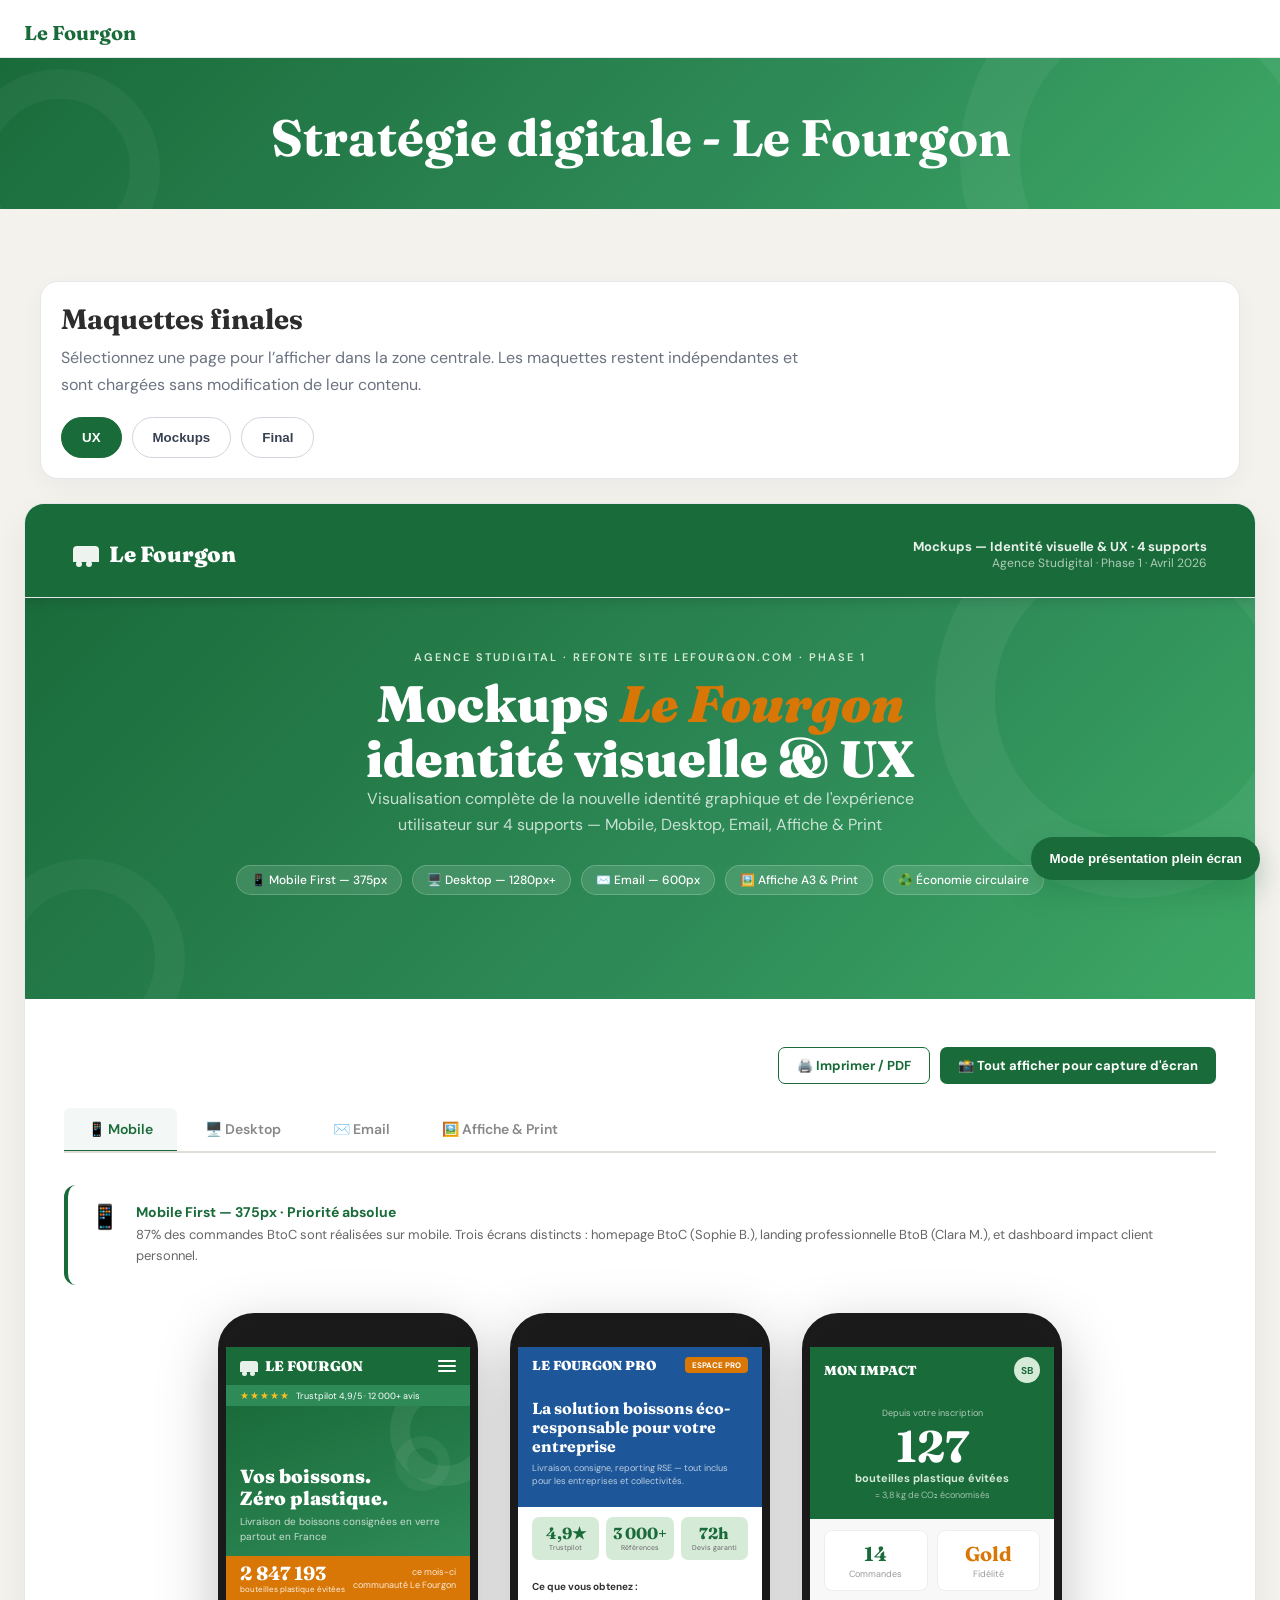
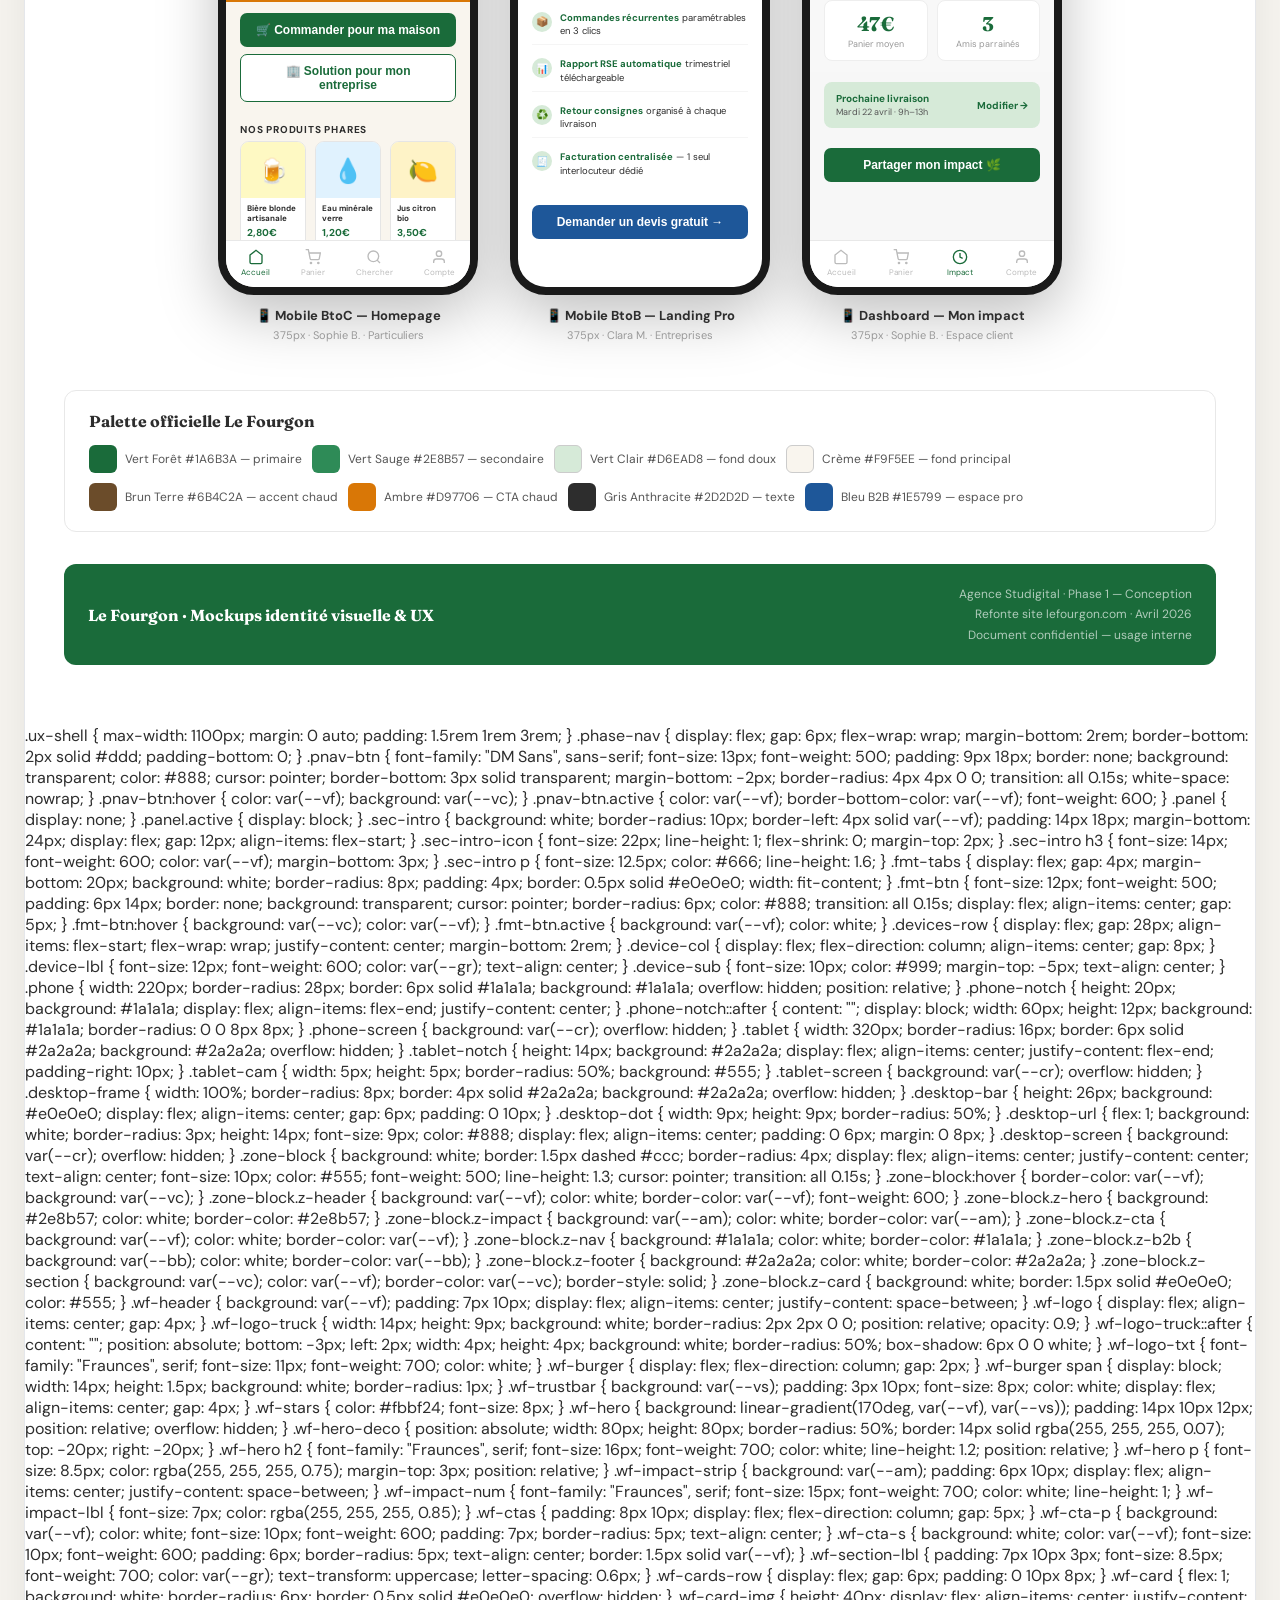
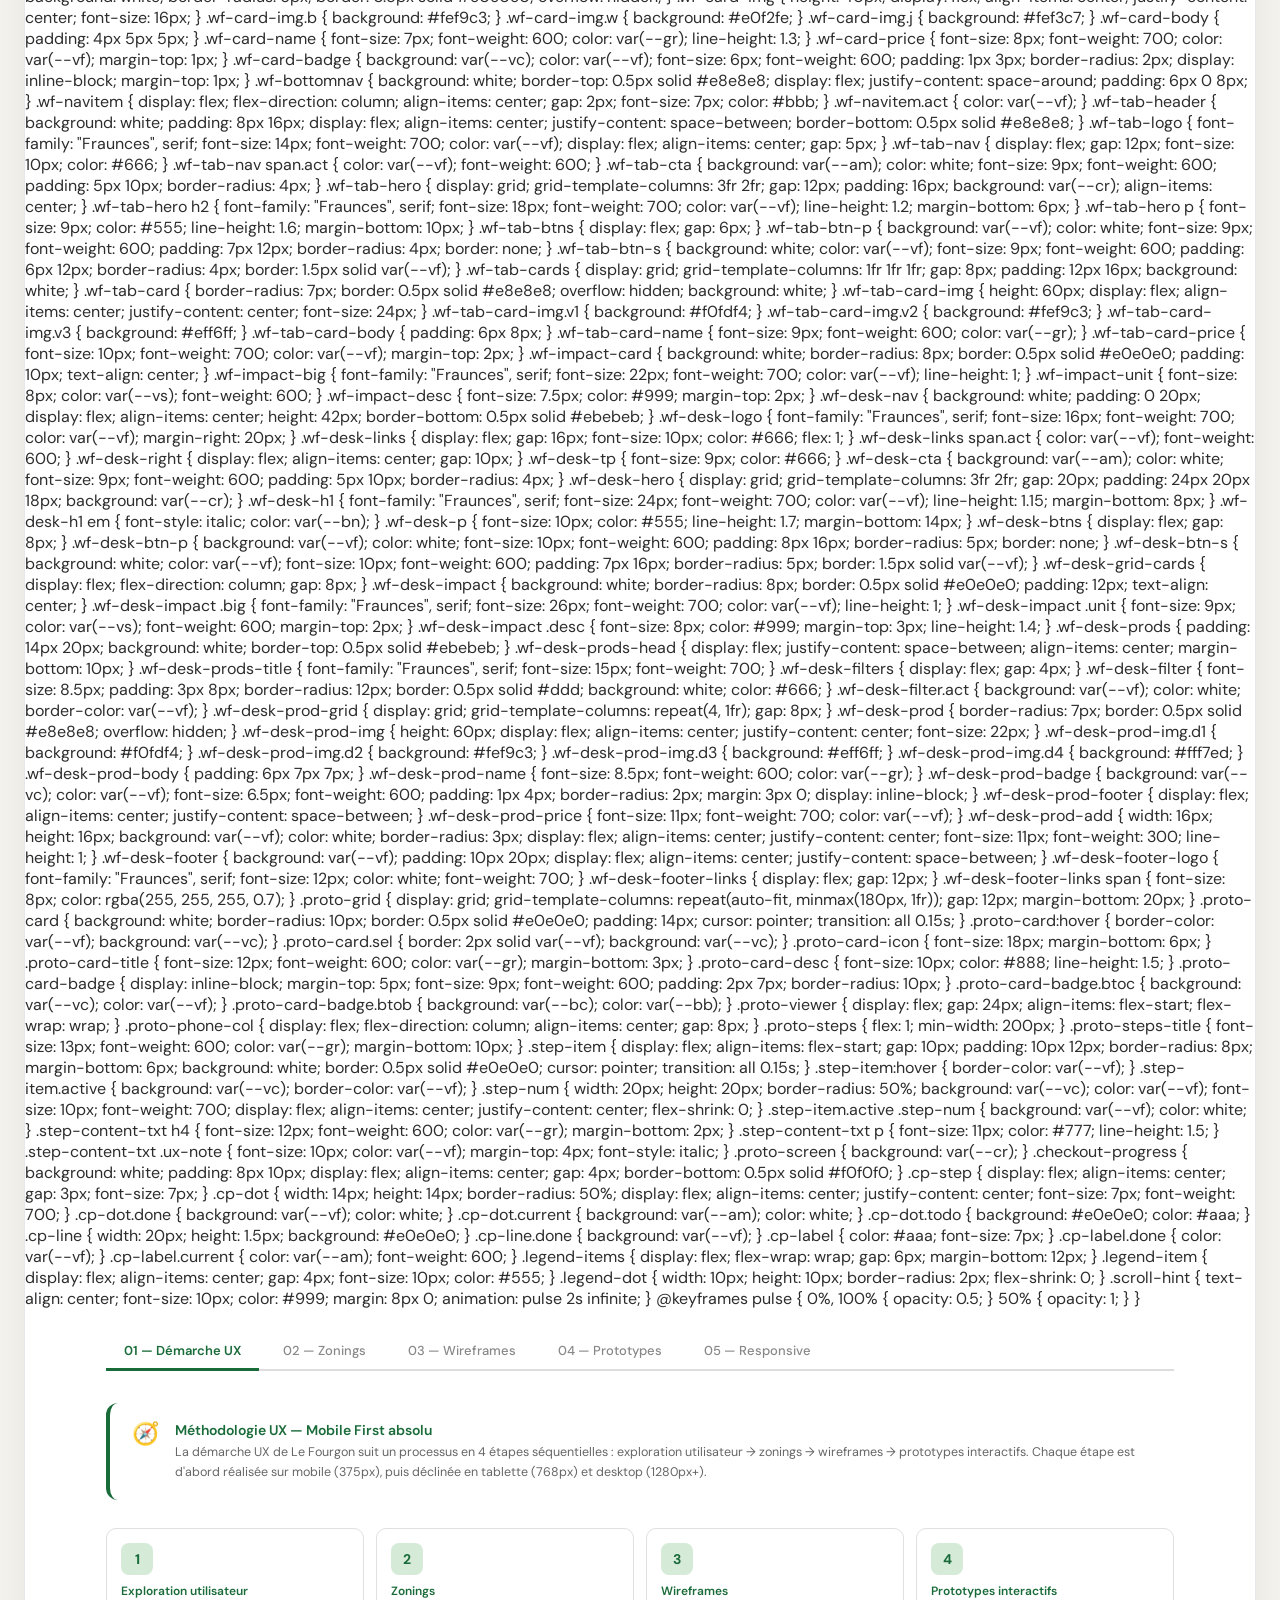
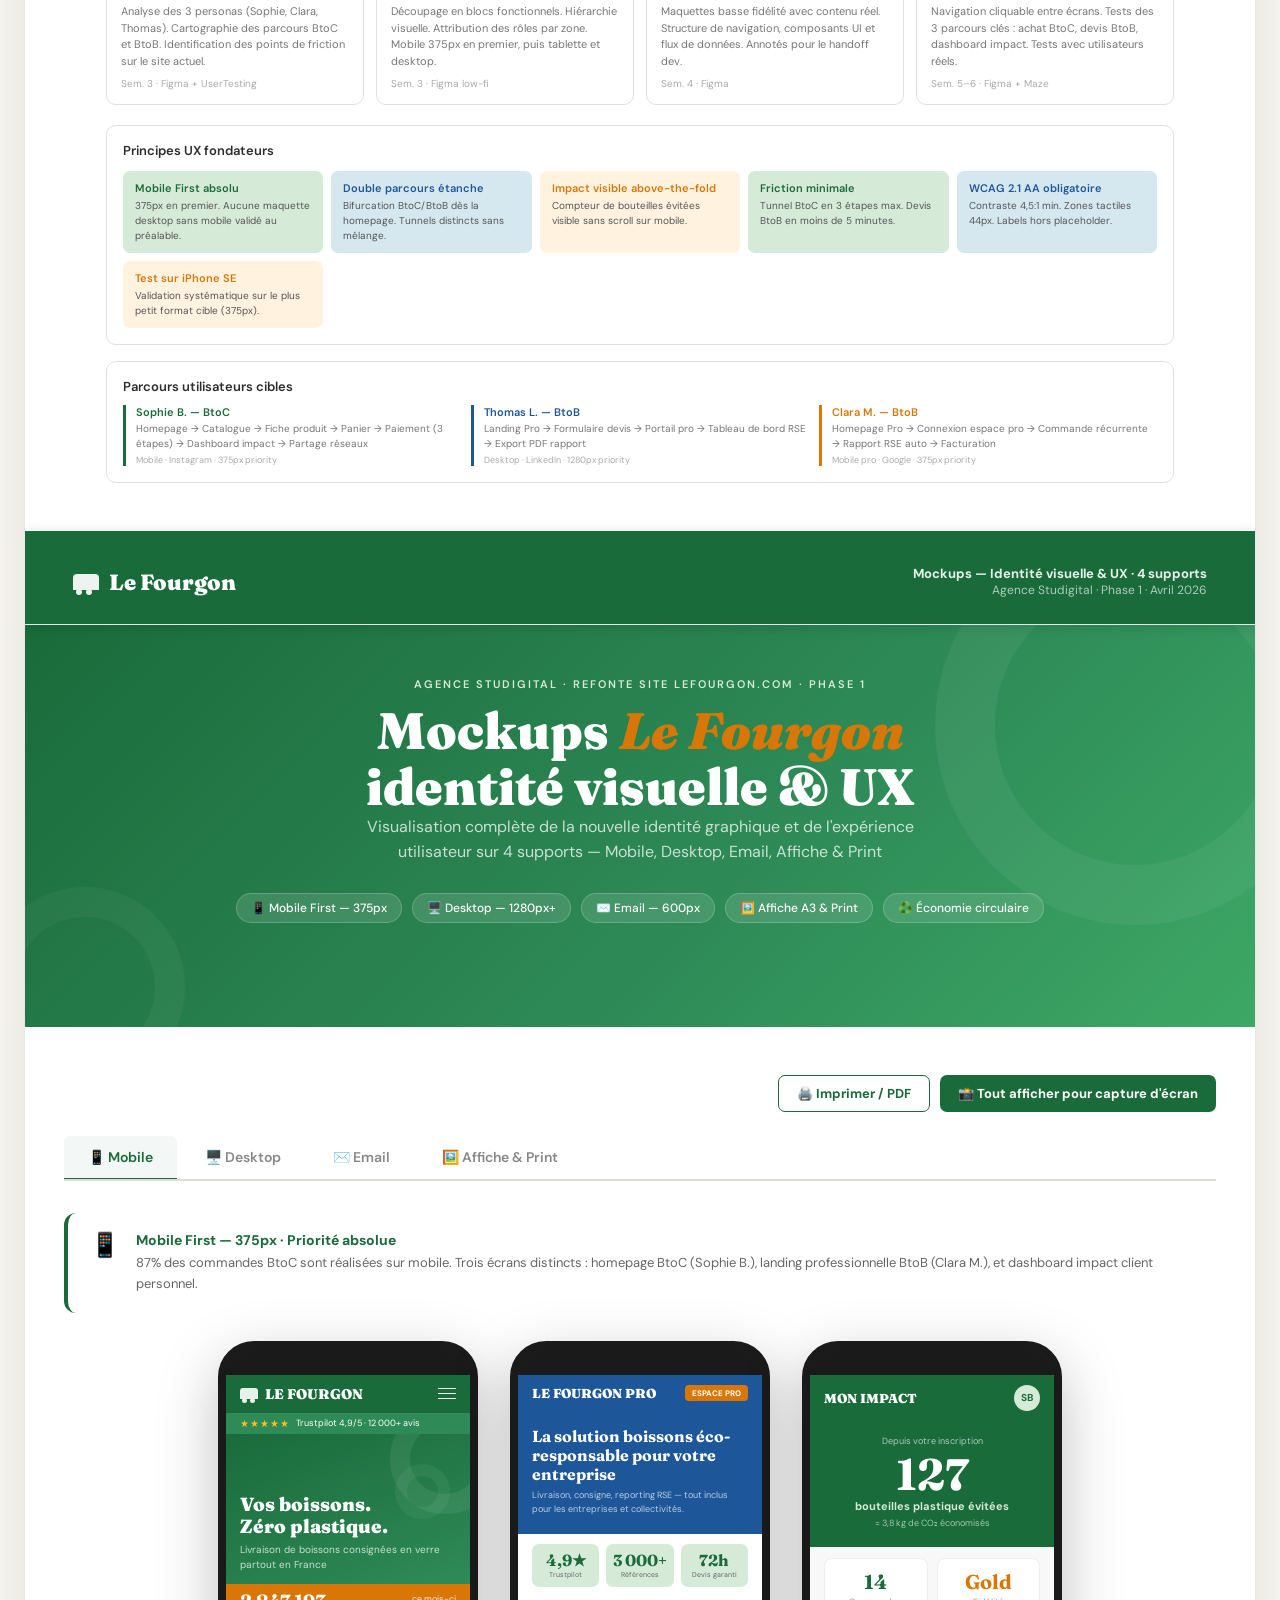
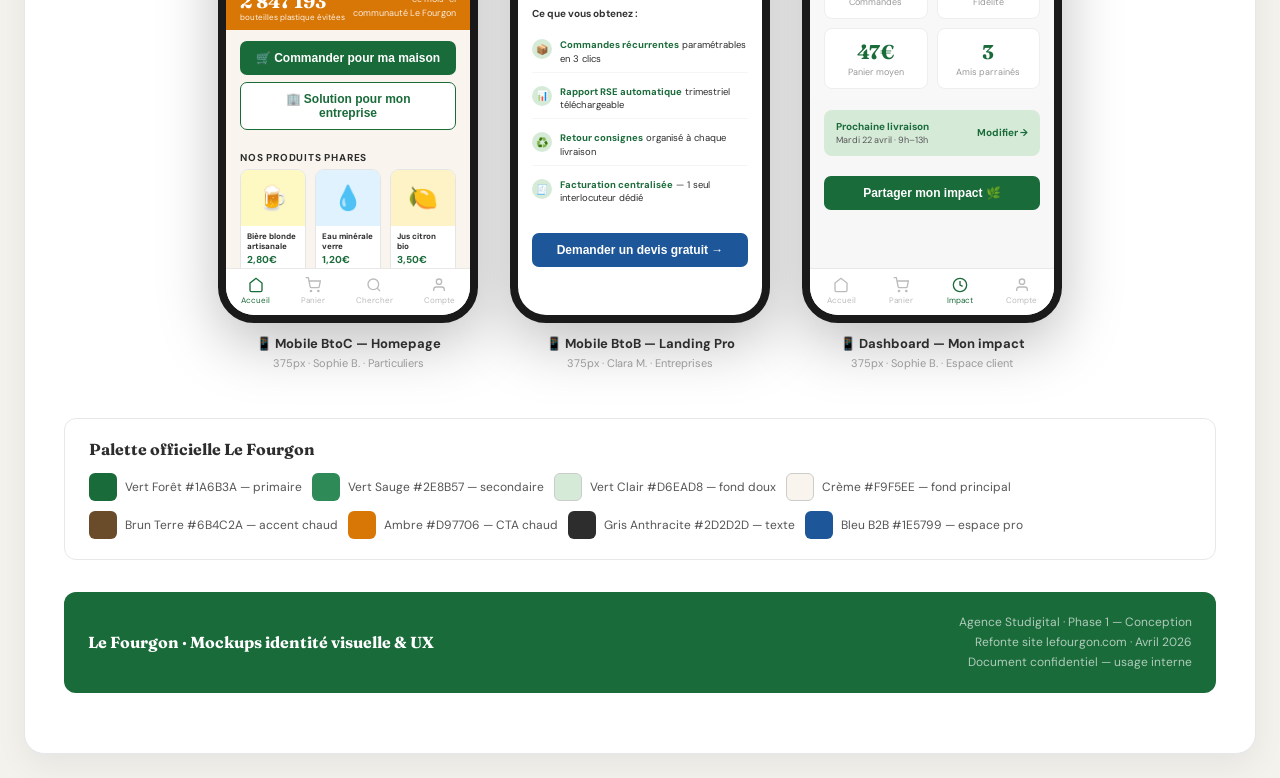
<file: index.html>
<!doctype html>
<html lang="fr">
  <head>
    <meta charset="UTF-8" />
    <meta name="viewport" content="width=device-width, initial-scale=1.0" />
    <meta
      name="description"
      content="Présentation interactive de la stratégie digitale Le Fourgon avec navigation immersive et mode plein écran."
    />
    <title>Le Fourgon — Stratégie digitale interactive</title>
    <link
      href="https://fonts.googleapis.com/css2?family=Fraunces:wght@700;900&family=DM+Sans&display=swap"
      rel="stylesheet"
    />
    <link rel="stylesheet" href="assets/styles.css" />
  </head>
  <body>
    <div
      class="page-transition"
      id="transition"
      aria-live="polite"
      aria-hidden="true"
    >
      Chargement...
    </div>

    <header>
      <p>Le Fourgon</p>
    </header>

    <section class="hero">
      <h1>Stratégie digitale - Le Fourgon</h1>
    </section>

    <main id="app-content" aria-live="polite">
      <section class="page-selector" aria-label="Pages de maquettes">
        <div class="page-selector__intro">
          <h2>Maquettes finales</h2>
          <p>
            Sélectionnez une page pour l’afficher dans la zone centrale. Les
            maquettes restent indépendantes et sont chargées sans modification
            de leur contenu.
          </p>
        </div>
        <div class="page-selector__actions">
          <button
            type="button"
            class="nav-btn active"
            data-page="ux"
            aria-current="page"
          >
            UX
          </button>
          <button type="button" class="nav-btn" data-page="mockups">
            Mockups
          </button>
          <button type="button" class="nav-btn" data-page="final">Final</button>
        </div>
      </section>
      <section
        id="page-host"
        class="page-host"
        aria-label="Aperçu de la page sélectionnée"
      ></section>
    </main>

    <button type="button" id="presentation-toggle" aria-pressed="false">
      Mode présentation plein écran
    </button>
    <noscript
      >Cette présentation interactive nécessite JavaScript pour fonctionner
      correctement.</noscript
    >

    <script src="assets/app.js"></script>
  </body>
</html>
</file>
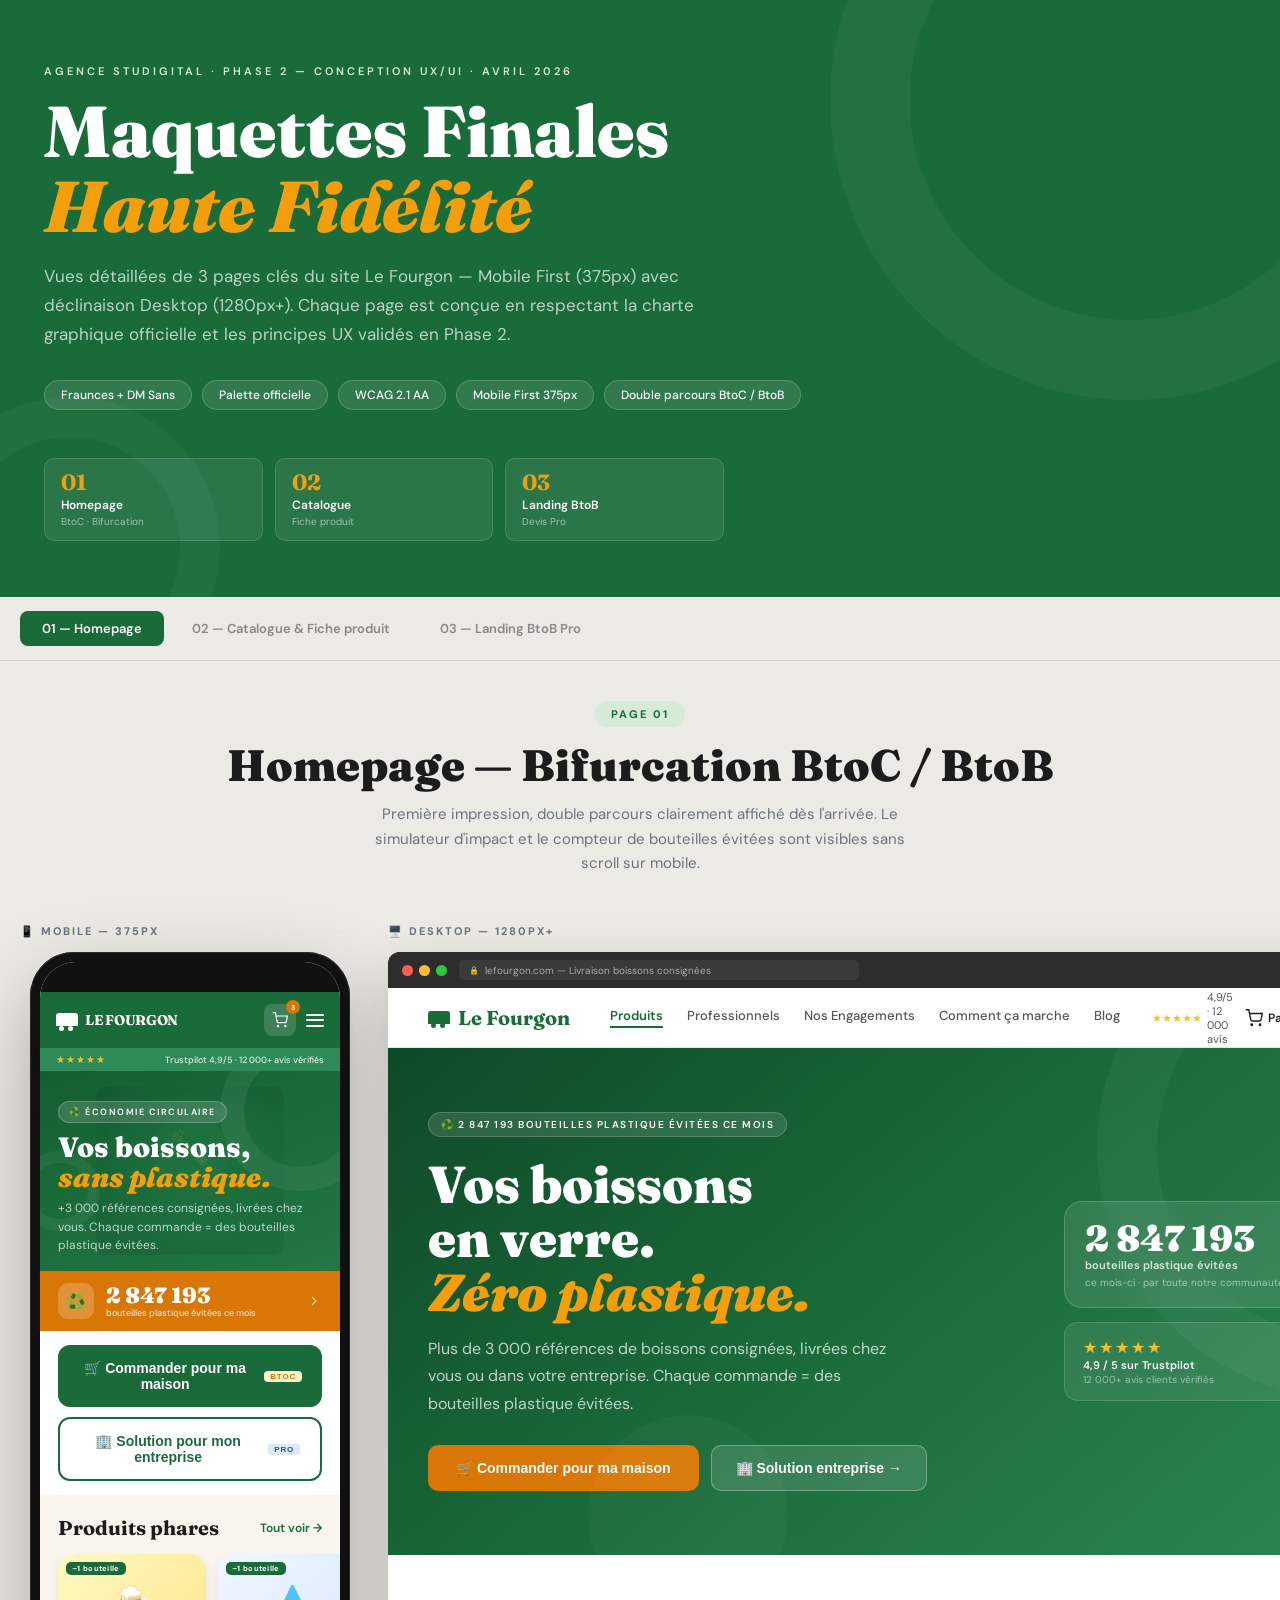
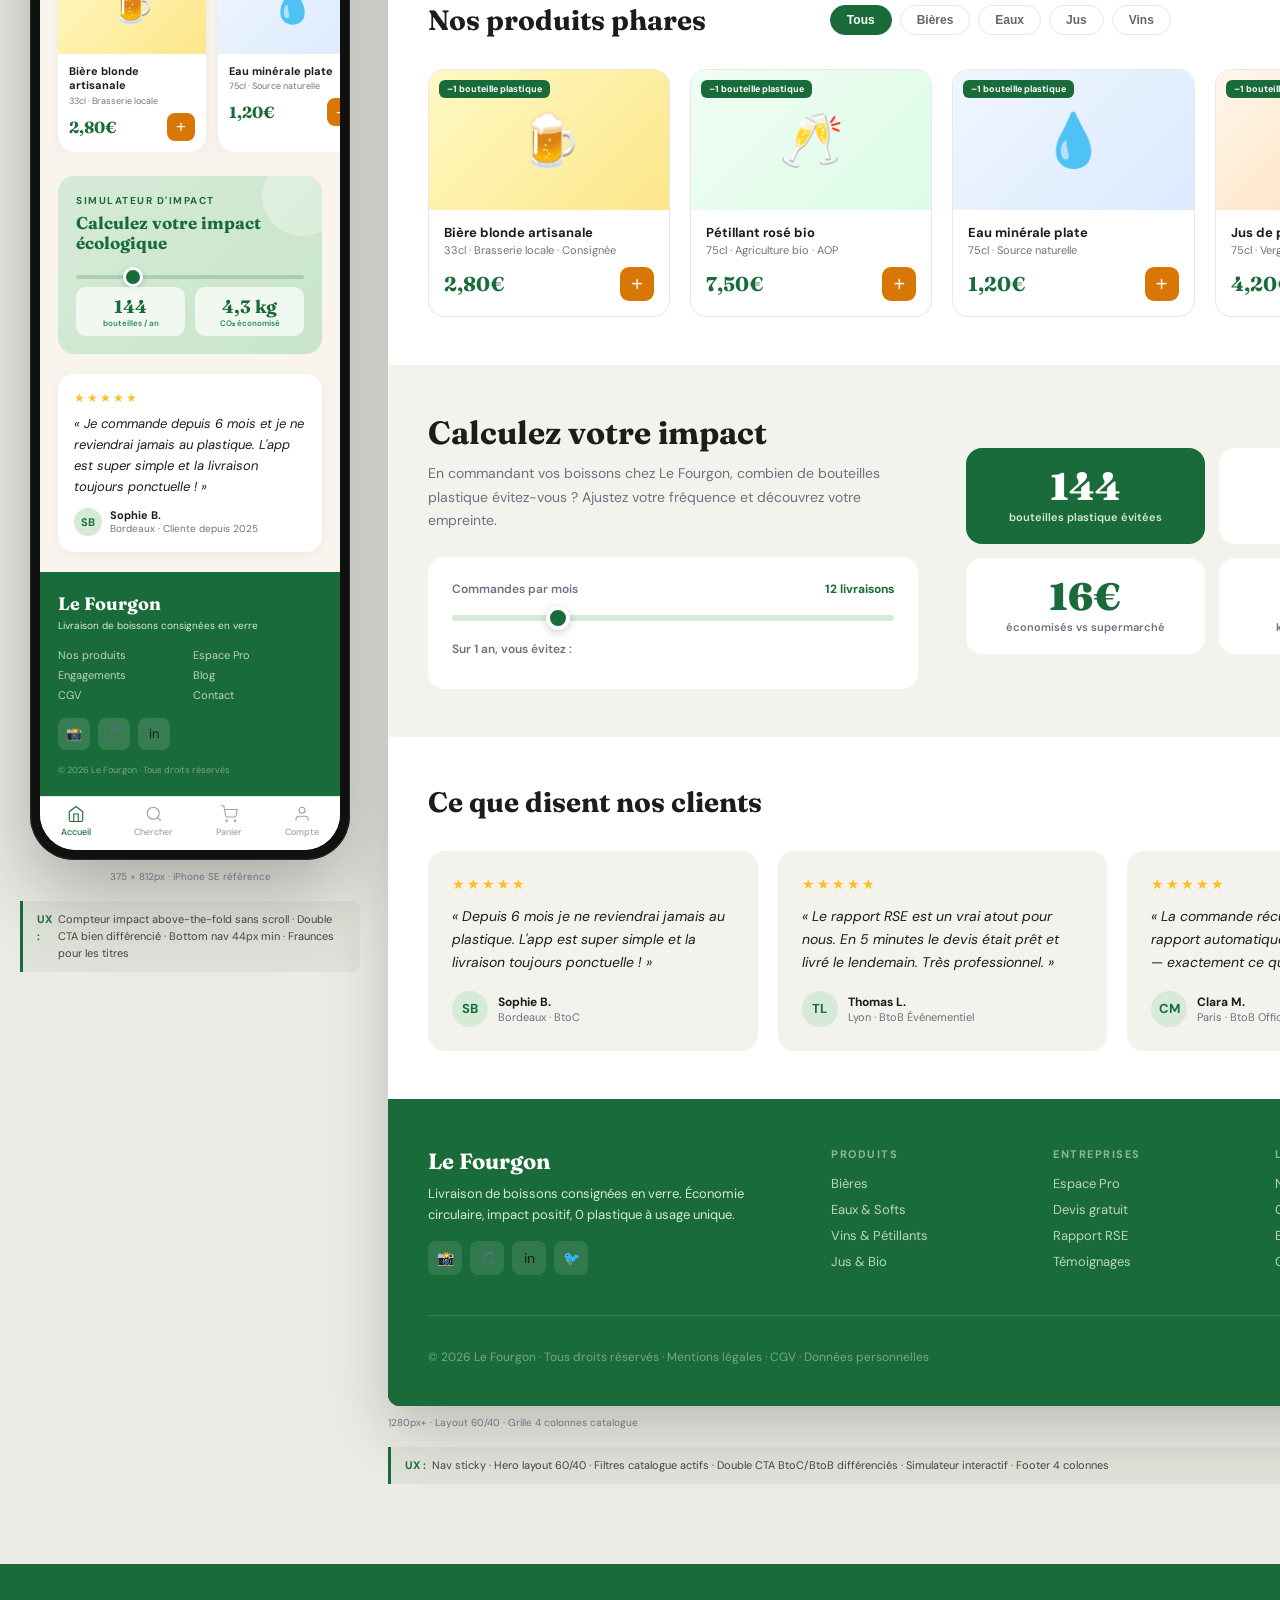
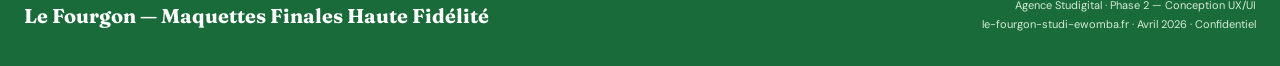
<file: pages/final.html>
<!doctype html>
<html lang="fr">
  <head>
    <meta charset="UTF-8" />
    <meta name="viewport" content="width=device-width, initial-scale=1.0" />
    <title>
      Le Fourgon — Maquettes Finales Haute Fidélité · Agence Studigital 2026
    </title>
    <link rel="preconnect" href="https://fonts.googleapis.com" />
    <link
      href="https://fonts.googleapis.com/css2?family=Fraunces:ital,opsz,wght@0,9..144,400;0,9..144,700;0,9..144,900;1,9..144,400;1,9..144,700&family=DM+Sans:wght@300;400;500;600&display=swap"
      rel="stylesheet"
    />
    <style>
      *,
      *::before,
      *::after {
        box-sizing: border-box;
        margin: 0;
        padding: 0;
      }
      :root {
        --vf: #1a6b3a;
        --vs: #2e8b57;
        --vc: #d6ead8;
        --cr: #f9f5ee;
        --am: #d97706;
        --am2: #f59e0b;
        --am-l: #fef3c7;
        --bb: #1e5799;
        --bc: #dbeafe;
        --bn: #6b4c2a;
        --gr: #1c1c1c;
        --mid: #6b7280;
        --lt: #f4f2ed;
        --wh: #ffffff;
        --brd: #e5e7eb;
      }
      html {
        scroll-behavior: smooth;
      }
      body {
        font-family: "DM Sans", sans-serif;
        background: #eceae4;
        color: var(--gr);
      }

      /* ══ SHELL ══ */
      .shell {
        max-width: 1320px;
        margin: 0 auto;
        padding: 0 20px;
      }

      /* ══ COVER ══ */
      .cover {
        background: var(--vf);
        padding: 64px 24px 56px;
        position: relative;
        overflow: hidden;
      }
      .cover::before {
        content: "";
        position: absolute;
        width: 600px;
        height: 600px;
        border-radius: 50%;
        border: 80px solid rgba(255, 255, 255, 0.04);
        top: -200px;
        right: -150px;
      }
      .cover::after {
        content: "";
        position: absolute;
        width: 300px;
        height: 300px;
        border-radius: 50%;
        border: 40px solid rgba(255, 255, 255, 0.03);
        bottom: -100px;
        left: -80px;
      }
      .cover-inner {
        max-width: 1320px;
        margin: 0 auto;
        position: relative;
      }
      .cover-eye {
        font-size: 11px;
        font-weight: 600;
        letter-spacing: 3px;
        text-transform: uppercase;
        color: var(--vc);
        margin-bottom: 16px;
      }
      .cover-title {
        font-family: "Fraunces", serif;
        font-size: clamp(40px, 6vw, 72px);
        font-weight: 900;
        color: #fff;
        line-height: 1.04;
        margin-bottom: 18px;
      }
      .cover-title em {
        font-style: italic;
        color: var(--am2);
      }
      .cover-sub {
        font-size: 17px;
        color: rgba(255, 255, 255, 0.7);
        max-width: 680px;
        line-height: 1.7;
        margin-bottom: 32px;
      }
      .cover-pills {
        display: flex;
        flex-wrap: wrap;
        gap: 10px;
        margin-bottom: 48px;
      }
      .pill {
        background: rgba(255, 255, 255, 0.1);
        border: 1px solid rgba(255, 255, 255, 0.18);
        color: #fff;
        font-size: 12px;
        font-weight: 500;
        padding: 6px 16px;
        border-radius: 20px;
      }
      .cover-pages {
        display: grid;
        grid-template-columns: repeat(3, 1fr);
        gap: 12px;
        max-width: 680px;
      }
      .page-chip {
        background: rgba(255, 255, 255, 0.08);
        border: 1px solid rgba(255, 255, 255, 0.12);
        border-radius: 10px;
        padding: 12px 16px;
      }
      .page-chip-num {
        font-family: "Fraunces", serif;
        font-size: 22px;
        font-weight: 700;
        color: var(--am2);
        line-height: 1;
      }
      .page-chip-name {
        font-size: 12px;
        font-weight: 600;
        color: #fff;
        margin-top: 4px;
      }
      .page-chip-sub {
        font-size: 10px;
        color: rgba(255, 255, 255, 0.55);
        margin-top: 2px;
      }

      /* ══ FORMAT NAV ══ */
      .fnav-wrap {
        position: sticky;
        top: 0;
        z-index: 100;
        background: #eceae4;
        padding: 0;
      }
      .fnav {
        max-width: 1320px;
        margin: 0 auto;
        display: flex;
        gap: 6px;
        padding: 14px 20px;
        border-bottom: 1px solid #d5d3cd;
      }
      .fnav-btn {
        font-family: "DM Sans", sans-serif;
        font-size: 13px;
        font-weight: 600;
        padding: 9px 22px;
        border: none;
        background: transparent;
        color: #888;
        cursor: pointer;
        border-radius: 8px;
        white-space: nowrap;
        transition: all 0.18s;
        display: flex;
        align-items: center;
        gap: 7px;
      }
      .fnav-btn:hover {
        background: var(--vc);
        color: var(--vf);
      }
      .fnav-btn.on {
        background: var(--vf);
        color: #fff;
      }

      /* ══ PAGE SECTION ══ */
      .page-section {
        display: none;
        padding: 40px 0 80px;
      }
      .page-section.on {
        display: block;
      }

      .page-header {
        text-align: center;
        margin-bottom: 48px;
      }
      .page-header-label {
        display: inline-flex;
        align-items: center;
        gap: 8px;
        background: var(--vc);
        color: var(--vf);
        font-size: 11px;
        font-weight: 700;
        letter-spacing: 2px;
        text-transform: uppercase;
        padding: 6px 16px;
        border-radius: 20px;
        margin-bottom: 14px;
      }
      .page-header h2 {
        font-family: "Fraunces", serif;
        font-size: clamp(28px, 4vw, 44px);
        font-weight: 900;
        color: var(--gr);
        line-height: 1.1;
        margin-bottom: 12px;
      }
      .page-header p {
        font-size: 15px;
        color: var(--mid);
        max-width: 560px;
        margin: 0 auto;
        line-height: 1.65;
      }

      /* ══ DUAL VIEW ══ */
      .dual {
        display: grid;
        grid-template-columns: 340px 1fr;
        gap: 28px;
        align-items: start;
      }
      @media (max-width: 900px) {
        .dual {
          grid-template-columns: 1fr;
        }
      }

      .view-label {
        font-size: 11px;
        font-weight: 700;
        letter-spacing: 2px;
        text-transform: uppercase;
        color: var(--mid);
        margin-bottom: 14px;
        display: flex;
        align-items: center;
        gap: 8px;
      }
      .view-label::after {
        content: "";
        flex: 1;
        height: 1px;
        background: var(--brd);
      }

      /* ══ PHONE FRAME ══ */
      .phone-wrap {
        display: flex;
        flex-direction: column;
        align-items: center;
        gap: 10px;
      }
      .phone-frame {
        width: 320px;
        background: #111;
        border-radius: 44px;
        padding: 10px;
        box-shadow:
          0 32px 80px rgba(0, 0, 0, 0.28),
          inset 0 0 0 1px #2a2a2a;
      }
      .phone-inner {
        border-radius: 36px;
        overflow: hidden;
        background: var(--cr);
        position: relative;
      }
      .phone-notch {
        height: 30px;
        background: #111;
        display: flex;
        align-items: flex-end;
        justify-content: center;
        padding-bottom: 2px;
      }
      .phone-pill {
        width: 90px;
        height: 14px;
        background: #111;
        border-radius: 0 0 10px 10px;
      }
      .phone-screen {
        overflow: hidden;
      }
      .phone-dim {
        font-size: 10px;
        color: var(--mid);
        text-align: center;
      }

      /* ══ DESKTOP FRAME ══ */
      .desktop-wrap {
        display: flex;
        flex-direction: column;
        gap: 10px;
      }
      .desktop-frame {
        background: #1a1a1a;
        border-radius: 12px;
        overflow: hidden;
        box-shadow: 0 24px 60px rgba(0, 0, 0, 0.2);
      }
      .desktop-chrome {
        height: 36px;
        background: #2d2d2d;
        display: flex;
        align-items: center;
        gap: 0;
        padding: 0 14px;
      }
      .desktop-dots {
        display: flex;
        gap: 6px;
        margin-right: 12px;
      }
      .desktop-dot {
        width: 11px;
        height: 11px;
        border-radius: 50%;
      }
      .desktop-dot.r {
        background: #ff5f57;
      }
      .desktop-dot.y {
        background: #ffbd2e;
      }
      .desktop-dot.g {
        background: #28ca40;
      }
      .desktop-urlbar {
        flex: 1;
        background: #3a3a3a;
        border-radius: 5px;
        height: 20px;
        display: flex;
        align-items: center;
        padding: 0 10px;
        gap: 6px;
        max-width: 400px;
      }
      .desktop-lock {
        font-size: 8px;
        color: #a3e635;
      }
      .desktop-url-text {
        font-size: 10px;
        color: #aaa;
        white-space: nowrap;
        overflow: hidden;
      }
      .desktop-screen {
        overflow: hidden;
      }
      .desktop-dim {
        font-size: 10px;
        color: var(--mid);
      }

      /* ══════════════════════════════════════════════
   COMPOSANTS MOBILE — COMMUNS
══════════════════════════════════════════════ */

      /* Mobile header */
      .m-hdr {
        background: var(--vf);
        padding: 12px 16px;
        display: flex;
        align-items: center;
        justify-content: space-between;
        position: relative;
      }
      .m-logo {
        display: flex;
        align-items: center;
        gap: 7px;
      }
      .m-logo-mark {
        position: relative;
        width: 22px;
        height: 14px;
      }
      .m-logo-box {
        width: 22px;
        height: 13px;
        background: #fff;
        border-radius: 3px 3px 0 0;
      }
      .m-logo-whl1,
      .m-logo-whl2 {
        position: absolute;
        bottom: -4px;
        width: 5px;
        height: 5px;
        background: #fff;
        border-radius: 50%;
      }
      .m-logo-whl1 {
        left: 3px;
      }
      .m-logo-whl2 {
        left: 12px;
      }
      .m-logo-txt {
        font-family: "Fraunces", serif;
        font-size: 14px;
        font-weight: 700;
        color: #fff;
        letter-spacing: -0.3px;
      }
      .m-hdr-right {
        display: flex;
        align-items: center;
        gap: 10px;
      }
      .m-cart-btn {
        position: relative;
        width: 32px;
        height: 32px;
        background: rgba(255, 255, 255, 0.15);
        border-radius: 8px;
        display: flex;
        align-items: center;
        justify-content: center;
      }
      .m-cart-badge {
        position: absolute;
        top: -4px;
        right: -4px;
        width: 14px;
        height: 14px;
        background: var(--am);
        border-radius: 50%;
        font-size: 7px;
        color: #fff;
        font-weight: 700;
        display: flex;
        align-items: center;
        justify-content: center;
      }
      .m-burger {
        display: flex;
        flex-direction: column;
        gap: 3.5px;
        cursor: pointer;
      }
      .m-burger span {
        display: block;
        width: 18px;
        height: 2px;
        background: #fff;
        border-radius: 2px;
      }

      /* Trust bar */
      .m-trust {
        background: var(--vs);
        padding: 5px 16px;
        display: flex;
        align-items: center;
        justify-content: space-between;
      }
      .m-stars {
        color: #fbbf24;
        font-size: 10px;
        letter-spacing: 1px;
      }
      .m-trust-text {
        font-size: 9px;
        color: rgba(255, 255, 255, 0.85);
        font-weight: 500;
      }

      /* Bottom nav */
      .m-bottomnav {
        background: #fff;
        border-top: 1px solid var(--brd);
        display: flex;
        justify-content: space-around;
        padding: 8px 0 12px;
        position: sticky;
        bottom: 0;
      }
      .m-navitem {
        display: flex;
        flex-direction: column;
        align-items: center;
        gap: 3px;
        font-size: 9px;
        color: #9ca3af;
        padding: 0 6px;
      }
      .m-navitem svg {
        width: 18px;
        height: 18px;
        stroke-width: 1.5;
      }
      .m-navitem.act {
        color: var(--vf);
      }
      .m-navitem.act svg {
        stroke: var(--vf);
      }
      .m-navitem span {
        font-weight: 500;
      }

      /* ══════════════════════════════════════════════
   PAGE 1 : HOMEPAGE
══════════════════════════════════════════════ */

      /* MOBILE HOMEPAGE */
      .m-hero {
        background: linear-gradient(
          160deg,
          #0f4a27 0%,
          var(--vf) 40%,
          var(--vs) 100%
        );
        padding: 0;
        min-height: 220px;
        position: relative;
        overflow: hidden;
        display: flex;
        flex-direction: column;
        justify-content: flex-end;
      }
      .m-hero-img-placeholder {
        position: absolute;
        inset: 0;
        background: linear-gradient(
          180deg,
          transparent 30%,
          rgba(10, 40, 20, 0.7) 100%
        );
      }
      .m-hero-photo {
        position: absolute;
        inset: 0;
        background: url('data:image/svg+xml,<svg xmlns="http://www.w3.org/2000/svg" viewBox="0 0 320 220"><defs><radialGradient id="g" cx="50%" cy="40%" r="60%"><stop offset="0%" stop-color="%232E8B57" stop-opacity=".3"/><stop offset="100%" stop-color="%230f4a27" stop-opacity=".8"/></radialGradient></defs><rect width="320" height="220" fill="%231a6b3a"/><rect x="60" y="20" width="200" height="180" rx="12" fill="url(%23g)" opacity=".5"/><circle cx="160" cy="90" r="40" fill="%232E8B57" opacity=".2"/><text x="160" y="100" text-anchor="middle" font-size="40" opacity=".15">🍾</text></svg>')
          center/cover;
        opacity: 0.6;
      }
      .m-hero-deco1 {
        position: absolute;
        top: -40px;
        right: -40px;
        width: 160px;
        height: 160px;
        border-radius: 50%;
        border: 24px solid rgba(255, 255, 255, 0.06);
      }
      .m-hero-deco2 {
        position: absolute;
        bottom: 40px;
        left: -20px;
        width: 80px;
        height: 80px;
        border-radius: 50%;
        border: 12px solid rgba(255, 255, 255, 0.05);
      }
      .m-hero-content {
        position: relative;
        padding: 20px 18px 16px;
      }
      .m-hero-tag {
        display: inline-flex;
        align-items: center;
        gap: 5px;
        background: rgba(255, 255, 255, 0.15);
        backdrop-filter: blur(8px);
        border: 1px solid rgba(255, 255, 255, 0.2);
        color: #fff;
        font-size: 9px;
        font-weight: 600;
        letter-spacing: 1.5px;
        text-transform: uppercase;
        padding: 4px 10px;
        border-radius: 14px;
        margin-bottom: 10px;
      }
      .m-hero h1 {
        font-family: "Fraunces", serif;
        font-size: 28px;
        font-weight: 900;
        color: #fff;
        line-height: 1.07;
        margin-bottom: 6px;
      }
      .m-hero h1 em {
        font-style: italic;
        color: var(--am2);
      }
      .m-hero-sub {
        font-size: 12px;
        color: rgba(255, 255, 255, 0.72);
        line-height: 1.55;
      }

      /* Impact counter */
      .m-impact {
        background: var(--am);
        padding: 12px 18px;
        display: flex;
        align-items: center;
        gap: 12px;
      }
      .m-impact-ico {
        width: 36px;
        height: 36px;
        background: rgba(255, 255, 255, 0.2);
        border-radius: 10px;
        display: flex;
        align-items: center;
        justify-content: center;
        flex-shrink: 0;
      }
      .m-impact-num {
        font-family: "Fraunces", serif;
        font-size: 22px;
        font-weight: 900;
        color: #fff;
        line-height: 1;
      }
      .m-impact-lbl {
        font-size: 9px;
        color: rgba(255, 255, 255, 0.8);
        font-weight: 500;
        margin-top: 1px;
      }
      .m-impact-arrow {
        margin-left: auto;
        color: rgba(255, 255, 255, 0.6);
      }

      /* CTA block */
      .m-ctas {
        padding: 14px 18px;
        display: flex;
        flex-direction: column;
        gap: 10px;
        background: #fff;
      }
      .m-cta-p {
        background: var(--vf);
        color: #fff;
        font-size: 14px;
        font-weight: 700;
        padding: 15px 20px;
        border-radius: 12px;
        text-align: center;
        display: flex;
        align-items: center;
        justify-content: center;
        gap: 8px;
        border: none;
        cursor: pointer;
        width: 100%;
        transition: all 0.2s;
      }
      .m-cta-s {
        background: #fff;
        color: var(--vf);
        font-size: 14px;
        font-weight: 700;
        padding: 14px 20px;
        border-radius: 12px;
        text-align: center;
        border: 2px solid var(--vf);
        cursor: pointer;
        width: 100%;
        display: flex;
        align-items: center;
        justify-content: center;
        gap: 8px;
        transition: all 0.2s;
      }
      .m-cta-tag {
        font-size: 8px;
        font-weight: 600;
        letter-spacing: 0.8px;
        text-transform: uppercase;
        background: var(--am-l);
        color: var(--am);
        padding: 1px 6px;
        border-radius: 4px;
        margin-left: 4px;
      }

      /* Section produits */
      .m-section {
        padding: 20px 0;
      }
      .m-section-head {
        padding: 0 18px;
        display: flex;
        align-items: center;
        justify-content: space-between;
        margin-bottom: 14px;
      }
      .m-section-title {
        font-family: "Fraunces", serif;
        font-size: 20px;
        font-weight: 700;
        color: var(--gr);
      }
      .m-section-link {
        font-size: 12px;
        font-weight: 600;
        color: var(--vf);
        display: flex;
        align-items: center;
        gap: 3px;
      }
      .m-prods-scroll {
        display: flex;
        gap: 12px;
        padding: 0 18px;
        overflow-x: auto;
        -webkit-overflow-scrolling: touch;
        scrollbar-width: none;
      }
      .m-prods-scroll::-webkit-scrollbar {
        display: none;
      }
      .m-prod-card {
        flex-shrink: 0;
        width: 148px;
        background: #fff;
        border-radius: 16px;
        overflow: hidden;
        box-shadow: 0 2px 12px rgba(0, 0, 0, 0.06);
      }
      .m-prod-img {
        height: 100px;
        display: flex;
        align-items: center;
        justify-content: center;
        font-size: 36px;
        position: relative;
      }
      .m-prod-img.b1 {
        background: linear-gradient(135deg, #fef9c3, #fde68a);
      }
      .m-prod-img.b2 {
        background: linear-gradient(135deg, #f0fdf4, #dcfce7);
      }
      .m-prod-img.b3 {
        background: linear-gradient(135deg, #eff6ff, #dbeafe);
      }
      .m-prod-img.b4 {
        background: linear-gradient(135deg, #fff7ed, #fed7aa);
      }
      .m-prod-badge {
        position: absolute;
        top: 8px;
        left: 8px;
        background: var(--vf);
        color: #fff;
        font-size: 7.5px;
        font-weight: 700;
        padding: 2px 6px;
        border-radius: 5px;
        letter-spacing: 0.3px;
      }
      .m-prod-body {
        padding: 10px 11px 11px;
      }
      .m-prod-name {
        font-size: 11px;
        font-weight: 700;
        color: var(--gr);
        line-height: 1.3;
        margin-bottom: 2px;
      }
      .m-prod-vol {
        font-size: 9px;
        color: var(--mid);
        margin-bottom: 6px;
      }
      .m-prod-footer {
        display: flex;
        align-items: center;
        justify-content: space-between;
      }
      .m-prod-price {
        font-family: "Fraunces", serif;
        font-size: 16px;
        font-weight: 700;
        color: var(--vf);
      }
      .m-prod-add {
        width: 28px;
        height: 28px;
        background: var(--am);
        border-radius: 8px;
        display: flex;
        align-items: center;
        justify-content: center;
        border: none;
        cursor: pointer;
        color: #fff;
        font-size: 17px;
        line-height: 1;
      }

      /* Simulateur */
      .m-simu {
        margin: 4px 18px 20px;
        background: linear-gradient(135deg, var(--vc), #c8e6c9);
        border-radius: 16px;
        padding: 18px;
        position: relative;
        overflow: hidden;
      }
      .m-simu::before {
        content: "";
        position: absolute;
        right: -20px;
        top: -20px;
        width: 80px;
        height: 80px;
        border-radius: 50%;
        background: rgba(255, 255, 255, 0.3);
      }
      .m-simu-label {
        font-size: 10px;
        font-weight: 700;
        color: var(--vf);
        letter-spacing: 1.5px;
        text-transform: uppercase;
        margin-bottom: 6px;
      }
      .m-simu-title {
        font-family: "Fraunces", serif;
        font-size: 17px;
        font-weight: 700;
        color: var(--vf);
        margin-bottom: 10px;
        line-height: 1.2;
      }
      .m-simu-slider {
        width: 100%;
        height: 4px;
        border-radius: 2px;
        background: rgba(26, 107, 58, 0.2);
        margin-bottom: 8px;
        -webkit-appearance: none;
        appearance: none;
        outline: none;
      }
      .m-simu-slider::-webkit-slider-thumb {
        -webkit-appearance: none;
        width: 20px;
        height: 20px;
        border-radius: 50%;
        background: var(--vf);
        cursor: pointer;
        border: 3px solid #fff;
        box-shadow: 0 2px 6px rgba(0, 0, 0, 0.2);
      }
      .m-simu-result {
        display: flex;
        gap: 10px;
      }
      .m-simu-stat {
        background: rgba(255, 255, 255, 0.7);
        border-radius: 10px;
        padding: 8px 10px;
        flex: 1;
        text-align: center;
      }
      .m-simu-stat-num {
        font-family: "Fraunces", serif;
        font-size: 18px;
        font-weight: 700;
        color: var(--vf);
      }
      .m-simu-stat-lbl {
        font-size: 8px;
        color: var(--vs);
        font-weight: 600;
      }

      /* Temoignages */
      .m-temo {
        margin: 4px 18px 20px;
      }
      .m-temo-card {
        background: #fff;
        border-radius: 16px;
        padding: 16px;
        box-shadow: 0 2px 12px rgba(0, 0, 0, 0.05);
      }
      .m-temo-stars {
        color: #fbbf24;
        font-size: 12px;
        margin-bottom: 8px;
        letter-spacing: 2px;
      }
      .m-temo-quote {
        font-size: 13px;
        color: var(--gr);
        line-height: 1.6;
        font-style: italic;
        margin-bottom: 10px;
      }
      .m-temo-author {
        display: flex;
        align-items: center;
        gap: 8px;
      }
      .m-temo-avatar {
        width: 28px;
        height: 28px;
        border-radius: 50%;
        background: var(--vc);
        display: flex;
        align-items: center;
        justify-content: center;
        font-size: 11px;
        font-weight: 700;
        color: var(--vf);
      }
      .m-temo-name {
        font-size: 11px;
        font-weight: 700;
        color: var(--gr);
      }
      .m-temo-loc {
        font-size: 10px;
        color: var(--mid);
      }

      /* Footer mobile */
      .m-footer {
        background: var(--vf);
        padding: 20px 18px;
      }
      .m-footer-logo {
        font-family: "Fraunces", serif;
        font-size: 18px;
        font-weight: 700;
        color: #fff;
        margin-bottom: 4px;
      }
      .m-footer-sub {
        font-size: 10px;
        color: var(--vc);
        margin-bottom: 16px;
      }
      .m-footer-links {
        display: grid;
        grid-template-columns: 1fr 1fr;
        gap: 6px;
        margin-bottom: 16px;
      }
      .m-footer-link {
        font-size: 11px;
        color: rgba(255, 255, 255, 0.7);
      }
      .m-footer-socials {
        display: flex;
        gap: 8px;
      }
      .m-social-btn {
        width: 32px;
        height: 32px;
        background: rgba(255, 255, 255, 0.12);
        border-radius: 8px;
        display: flex;
        align-items: center;
        justify-content: center;
        font-size: 13px;
      }
      .m-footer-copy {
        font-size: 9px;
        color: rgba(255, 255, 255, 0.4);
        margin-top: 14px;
      }

      /* ══ DESKTOP HOMEPAGE ══ */
      .d-hdr {
        background: #fff;
        padding: 0 40px;
        height: 60px;
        display: flex;
        align-items: center;
        gap: 32px;
        border-bottom: 1px solid var(--brd);
        position: sticky;
        top: 0;
        z-index: 10;
      }
      .d-logo {
        font-family: "Fraunces", serif;
        font-size: 20px;
        font-weight: 700;
        color: var(--vf);
        white-space: nowrap;
        display: flex;
        align-items: center;
        gap: 8px;
      }
      .d-logo-mark {
        position: relative;
        width: 22px;
        height: 14px;
      }
      .d-logo-box {
        width: 22px;
        height: 13px;
        background: var(--vf);
        border-radius: 3px 3px 0 0;
      }
      .d-logo-whl1,
      .d-logo-whl2 {
        position: absolute;
        bottom: -3px;
        width: 5px;
        height: 5px;
        background: var(--vf);
        border-radius: 50%;
      }
      .d-logo-whl1 {
        left: 3px;
      }
      .d-logo-whl2 {
        left: 12px;
      }
      .d-nav {
        display: flex;
        gap: 24px;
        flex: 1;
        margin-left: 8px;
      }
      .d-nav a {
        font-size: 13px;
        color: #555;
        text-decoration: none;
        font-weight: 500;
        transition: color 0.15s;
        white-space: nowrap;
      }
      .d-nav a:hover,
      .d-nav a.act {
        color: var(--vf);
      }
      .d-nav a.act {
        font-weight: 600;
        border-bottom: 2px solid var(--vf);
        padding-bottom: 2px;
      }
      .d-hdr-right {
        display: flex;
        align-items: center;
        gap: 12px;
        margin-left: auto;
      }
      .d-trust {
        display: flex;
        align-items: center;
        gap: 5px;
        font-size: 11px;
        color: #555;
      }
      .d-trust-stars {
        color: #fbbf24;
        font-size: 11px;
      }
      .d-devis-btn {
        background: var(--am);
        color: #fff;
        font-size: 12px;
        font-weight: 700;
        padding: 8px 16px;
        border-radius: 8px;
        border: none;
        cursor: pointer;
        white-space: nowrap;
      }
      .d-cart-btn {
        display: flex;
        align-items: center;
        gap: 5px;
        font-size: 12px;
        font-weight: 600;
        color: var(--gr);
        position: relative;
        cursor: pointer;
      }
      .d-cart-badge {
        position: absolute;
        top: -6px;
        right: -6px;
        width: 14px;
        height: 14px;
        background: var(--am);
        border-radius: 50%;
        font-size: 7px;
        color: #fff;
        font-weight: 700;
        display: flex;
        align-items: center;
        justify-content: center;
      }

      /* Desktop hero */
      .d-hero {
        background: linear-gradient(
          140deg,
          #0f4a27 0%,
          var(--vf) 45%,
          var(--vs) 100%
        );
        padding: 64px 40px;
        display: grid;
        grid-template-columns: 3fr 2fr;
        gap: 48px;
        align-items: center;
        position: relative;
        overflow: hidden;
        min-height: 380px;
      }
      .d-hero::before {
        content: "";
        position: absolute;
        width: 500px;
        height: 500px;
        border-radius: 50%;
        border: 60px solid rgba(255, 255, 255, 0.04);
        top: -150px;
        right: -100px;
      }
      .d-hero::after {
        content: "";
        position: absolute;
        width: 200px;
        height: 200px;
        border-radius: 50%;
        background: rgba(255, 255, 255, 0.03);
        bottom: -60px;
        left: 200px;
      }
      .d-hero-l {
        position: relative;
      }
      .d-hero-tag {
        display: inline-flex;
        align-items: center;
        gap: 5px;
        background: rgba(255, 255, 255, 0.12);
        border: 1px solid rgba(255, 255, 255, 0.18);
        color: #fff;
        font-size: 10px;
        font-weight: 600;
        letter-spacing: 1.5px;
        text-transform: uppercase;
        padding: 5px 12px;
        border-radius: 16px;
        margin-bottom: 20px;
      }
      .d-hero h1 {
        font-family: "Fraunces", serif;
        font-size: 52px;
        font-weight: 900;
        color: #fff;
        line-height: 1.04;
        margin-bottom: 16px;
      }
      .d-hero h1 em {
        font-style: italic;
        color: var(--am2);
      }
      .d-hero-sub {
        font-size: 16px;
        color: rgba(255, 255, 255, 0.72);
        line-height: 1.7;
        margin-bottom: 28px;
        max-width: 480px;
      }
      .d-hero-btns {
        display: flex;
        gap: 12px;
        flex-wrap: wrap;
      }
      .d-hero-btn-p {
        background: var(--am);
        color: #fff;
        font-size: 14px;
        font-weight: 700;
        padding: 14px 28px;
        border-radius: 10px;
        border: none;
        cursor: pointer;
        display: flex;
        align-items: center;
        gap: 8px;
        transition: all 0.2s;
      }
      .d-hero-btn-s {
        background: rgba(255, 255, 255, 0.12);
        color: #fff;
        font-size: 14px;
        font-weight: 600;
        padding: 14px 24px;
        border-radius: 10px;
        border: 1.5px solid rgba(255, 255, 255, 0.3);
        cursor: pointer;
        backdrop-filter: blur(4px);
        transition: all 0.2s;
      }
      .d-hero-r {
        display: flex;
        flex-direction: column;
        gap: 14px;
        position: relative;
      }
      .d-impact-card {
        background: rgba(255, 255, 255, 0.1);
        backdrop-filter: blur(12px);
        border: 1px solid rgba(255, 255, 255, 0.18);
        border-radius: 18px;
        padding: 18px 20px;
      }
      .d-impact-num {
        font-family: "Fraunces", serif;
        font-size: 36px;
        font-weight: 900;
        color: #fff;
        line-height: 1;
      }
      .d-impact-unit {
        font-size: 11px;
        color: var(--vc);
        font-weight: 600;
        margin-top: 2px;
      }
      .d-impact-sub {
        font-size: 10px;
        color: rgba(255, 255, 255, 0.55);
        margin-top: 4px;
      }
      .d-tp-card {
        background: rgba(255, 255, 255, 0.08);
        border: 1px solid rgba(255, 255, 255, 0.14);
        border-radius: 14px;
        padding: 14px 18px;
        display: flex;
        align-items: center;
        gap: 12px;
      }
      .d-tp-stars {
        font-size: 16px;
        letter-spacing: 2px;
        color: #fbbf24;
      }
      .d-tp-info {
        font-size: 11px;
        color: #fff;
        font-weight: 600;
      }
      .d-tp-sub {
        font-size: 10px;
        color: rgba(255, 255, 255, 0.5);
        margin-top: 1px;
      }

      /* Desktop products section */
      .d-prods-section {
        background: #fff;
        padding: 48px 40px;
      }
      .d-section-head {
        display: flex;
        align-items: center;
        justify-content: space-between;
        margin-bottom: 32px;
      }
      .d-section-title {
        font-family: "Fraunces", serif;
        font-size: 28px;
        font-weight: 700;
        color: var(--gr);
      }
      .d-filters {
        display: flex;
        gap: 8px;
      }
      .d-filter {
        font-size: 12px;
        font-weight: 600;
        padding: 7px 16px;
        border-radius: 20px;
        border: 1.5px solid var(--brd);
        background: #fff;
        color: #666;
        cursor: pointer;
        transition: all 0.15s;
      }
      .d-filter.on,
      .d-filter:hover {
        background: var(--vf);
        color: #fff;
        border-color: var(--vf);
      }
      .d-see-all {
        font-size: 13px;
        font-weight: 600;
        color: var(--vf);
      }
      .d-prods-grid {
        display: grid;
        grid-template-columns: repeat(4, 1fr);
        gap: 20px;
      }
      .d-prod-card {
        background: #fff;
        border-radius: 16px;
        overflow: hidden;
        border: 1px solid var(--brd);
        transition: all 0.2s;
        cursor: pointer;
      }
      .d-prod-card:hover {
        box-shadow: 0 8px 32px rgba(0, 0, 0, 0.1);
        transform: translateY(-2px);
      }
      .d-prod-img {
        height: 140px;
        display: flex;
        align-items: center;
        justify-content: center;
        font-size: 52px;
        position: relative;
      }
      .d-prod-img.b1 {
        background: linear-gradient(135deg, #fef9c3, #fde68a);
      }
      .d-prod-img.b2 {
        background: linear-gradient(135deg, #f0fdf4, #dcfce7);
      }
      .d-prod-img.b3 {
        background: linear-gradient(135deg, #eff6ff, #dbeafe);
      }
      .d-prod-img.b4 {
        background: linear-gradient(135deg, #fff7ed, #fed7aa);
      }
      .d-prod-badge {
        position: absolute;
        top: 10px;
        left: 10px;
        background: var(--vf);
        color: #fff;
        font-size: 9px;
        font-weight: 700;
        padding: 3px 8px;
        border-radius: 6px;
      }
      .d-prod-body {
        padding: 14px 15px 15px;
      }
      .d-prod-name {
        font-size: 13px;
        font-weight: 700;
        color: var(--gr);
        margin-bottom: 2px;
      }
      .d-prod-vol {
        font-size: 11px;
        color: var(--mid);
        margin-bottom: 10px;
      }
      .d-prod-footer {
        display: flex;
        align-items: center;
        justify-content: space-between;
      }
      .d-prod-price {
        font-family: "Fraunces", serif;
        font-size: 20px;
        font-weight: 700;
        color: var(--vf);
      }
      .d-prod-add {
        background: var(--am);
        color: #fff;
        font-size: 20px;
        width: 34px;
        height: 34px;
        border-radius: 9px;
        border: none;
        cursor: pointer;
        display: flex;
        align-items: center;
        justify-content: center;
        line-height: 1;
        font-weight: 300;
        transition: all 0.2s;
      }
      .d-prod-add:hover {
        background: var(--am2);
      }

      /* Desktop simulateur */
      .d-simu-section {
        background: var(--lt);
        padding: 48px 40px;
      }
      .d-simu-inner {
        display: grid;
        grid-template-columns: 1fr 1fr;
        gap: 48px;
        align-items: center;
      }
      .d-simu-l .d-section-title {
        font-size: 32px;
        margin-bottom: 10px;
      }
      .d-simu-desc {
        font-size: 14px;
        color: var(--mid);
        line-height: 1.7;
        margin-bottom: 24px;
      }
      .d-simu-ctrl {
        background: #fff;
        border-radius: 16px;
        padding: 24px;
      }
      .d-simu-ctrl-label {
        font-size: 12px;
        font-weight: 600;
        color: var(--mid);
        margin-bottom: 8px;
        display: flex;
        justify-content: space-between;
      }
      .d-simu-ctrl-slider {
        width: 100%;
        height: 6px;
        border-radius: 3px;
        background: var(--vc);
        -webkit-appearance: none;
        appearance: none;
        outline: none;
        margin-bottom: 20px;
      }
      .d-simu-ctrl-slider::-webkit-slider-thumb {
        -webkit-appearance: none;
        width: 24px;
        height: 24px;
        border-radius: 50%;
        background: var(--vf);
        cursor: pointer;
        border: 4px solid #fff;
        box-shadow: 0 2px 8px rgba(0, 0, 0, 0.2);
      }
      .d-simu-r {
        display: grid;
        grid-template-columns: 1fr 1fr;
        gap: 14px;
      }
      .d-simu-stat-card {
        background: #fff;
        border-radius: 16px;
        padding: 20px;
        text-align: center;
      }
      .d-simu-stat-card.accent {
        background: var(--vf);
      }
      .d-simu-stat-card.accent .d-simu-big {
        color: #fff;
      }
      .d-simu-stat-card.accent .d-simu-lbl {
        color: var(--vc);
      }
      .d-simu-big {
        font-family: "Fraunces", serif;
        font-size: 38px;
        font-weight: 900;
        color: var(--vf);
        line-height: 1;
      }
      .d-simu-lbl {
        font-size: 11px;
        color: var(--mid);
        font-weight: 600;
        margin-top: 4px;
      }

      /* Desktop testimonials */
      .d-temo-section {
        background: #fff;
        padding: 48px 40px;
      }
      .d-temo-grid {
        display: grid;
        grid-template-columns: repeat(3, 1fr);
        gap: 20px;
        margin-top: 32px;
      }
      .d-temo-card {
        background: var(--lt);
        border-radius: 16px;
        padding: 24px;
      }
      .d-temo-stars {
        color: #fbbf24;
        font-size: 14px;
        letter-spacing: 2px;
        margin-bottom: 12px;
      }
      .d-temo-q {
        font-size: 14px;
        color: var(--gr);
        line-height: 1.65;
        font-style: italic;
        margin-bottom: 16px;
      }
      .d-temo-author {
        display: flex;
        align-items: center;
        gap: 10px;
      }
      .d-temo-av {
        width: 36px;
        height: 36px;
        border-radius: 50%;
        background: var(--vc);
        display: flex;
        align-items: center;
        justify-content: center;
        font-size: 13px;
        font-weight: 700;
        color: var(--vf);
      }
      .d-temo-name {
        font-size: 12px;
        font-weight: 700;
      }
      .d-temo-loc {
        font-size: 11px;
        color: var(--mid);
      }

      /* Desktop footer */
      .d-footer {
        background: var(--vf);
        padding: 48px 40px 32px;
      }
      .d-footer-top {
        display: grid;
        grid-template-columns: 2fr 1fr 1fr 1fr;
        gap: 40px;
        margin-bottom: 40px;
      }
      .d-footer-brand {
        font-family: "Fraunces", serif;
        font-size: 22px;
        font-weight: 700;
        color: #fff;
        margin-bottom: 8px;
      }
      .d-footer-desc {
        font-size: 13px;
        color: var(--vc);
        line-height: 1.65;
        margin-bottom: 16px;
      }
      .d-footer-col-title {
        font-size: 11px;
        font-weight: 700;
        color: rgba(255, 255, 255, 0.5);
        letter-spacing: 1.5px;
        text-transform: uppercase;
        margin-bottom: 14px;
      }
      .d-footer-col-links {
        display: flex;
        flex-direction: column;
        gap: 9px;
      }
      .d-footer-col-link {
        font-size: 13px;
        color: rgba(255, 255, 255, 0.7);
        text-decoration: none;
        transition: color 0.15s;
      }
      .d-footer-col-link:hover {
        color: #fff;
      }
      .d-footer-bottom {
        border-top: 1px solid rgba(255, 255, 255, 0.12);
        padding-top: 24px;
        display: flex;
        align-items: center;
        justify-content: space-between;
      }
      .d-footer-copy {
        font-size: 12px;
        color: rgba(255, 255, 255, 0.4);
      }
      .d-footer-socials {
        display: flex;
        gap: 8px;
      }
      .d-footer-social {
        width: 34px;
        height: 34px;
        background: rgba(255, 255, 255, 0.1);
        border-radius: 8px;
        display: flex;
        align-items: center;
        justify-content: center;
        font-size: 14px;
      }

      /* ══════════════════════════════════════════════
   PAGE 2 : CATALOGUE & FICHE PRODUIT
══════════════════════════════════════════════ */

      /* Mobile catalogue */
      .m-cat-hdr {
        background: var(--vf);
        padding: 12px 16px 0;
      }
      .m-cat-hdr-top {
        display: flex;
        align-items: center;
        gap: 10px;
        margin-bottom: 12px;
      }
      .m-back {
        display: flex;
        align-items: center;
        gap: 4px;
        color: #fff;
        font-size: 13px;
        font-weight: 600;
      }
      .m-cat-title {
        font-family: "Fraunces", serif;
        font-size: 18px;
        font-weight: 700;
        color: #fff;
        flex: 1;
      }
      .m-search {
        background: rgba(255, 255, 255, 0.15);
        border: 1px solid rgba(255, 255, 255, 0.25);
        border-radius: 10px;
        margin: 0 0 12px;
        padding: 9px 14px;
        display: flex;
        align-items: center;
        gap: 8px;
      }
      .m-search-icon {
        color: rgba(255, 255, 255, 0.6);
      }
      .m-search-txt {
        font-size: 12px;
        color: rgba(255, 255, 255, 0.5);
      }
      .m-filters-scroll {
        display: flex;
        gap: 8px;
        overflow-x: auto;
        padding-bottom: 14px;
        scrollbar-width: none;
      }
      .m-filters-scroll::-webkit-scrollbar {
        display: none;
      }
      .m-filter-chip {
        flex-shrink: 0;
        font-size: 11px;
        font-weight: 600;
        padding: 6px 14px;
        border-radius: 20px;
        border: 1.5px solid rgba(255, 255, 255, 0.3);
        color: #fff;
        white-space: nowrap;
        cursor: pointer;
      }
      .m-filter-chip.on {
        background: #fff;
        color: var(--vf);
        border-color: #fff;
      }

      .m-cat-body {
        background: var(--lt);
        padding: 16px;
      }
      .m-cat-count {
        font-size: 11px;
        color: var(--mid);
        margin-bottom: 14px;
        font-weight: 500;
      }
      .m-cat-grid {
        display: grid;
        grid-template-columns: 1fr 1fr;
        gap: 12px;
      }
      .m-cat-card {
        background: #fff;
        border-radius: 14px;
        overflow: hidden;
        box-shadow: 0 2px 10px rgba(0, 0, 0, 0.05);
      }
      .m-cat-card-img {
        height: 110px;
        display: flex;
        align-items: center;
        justify-content: center;
        font-size: 40px;
        position: relative;
      }
      .m-cat-card-img.c1 {
        background: linear-gradient(135deg, #fef9c3, #fde68a);
      }
      .m-cat-card-img.c2 {
        background: linear-gradient(135deg, #f0fdf4, #dcfce7);
      }
      .m-cat-card-img.c3 {
        background: linear-gradient(135deg, #eff6ff, #dbeafe);
      }
      .m-cat-card-img.c4 {
        background: linear-gradient(135deg, #fff7ed, #fed7aa);
      }
      .m-cat-card-img.c5 {
        background: linear-gradient(135deg, #fff0f3, #fecdd3);
      }
      .m-cat-card-img.c6 {
        background: linear-gradient(135deg, #f5f3ff, #e9d5ff);
      }
      .m-eco-badge {
        position: absolute;
        bottom: 6px;
        left: 6px;
        background: var(--vf);
        color: #fff;
        font-size: 7px;
        font-weight: 700;
        padding: 2px 6px;
        border-radius: 4px;
      }
      .m-cat-card-body {
        padding: 10px 11px;
      }
      .m-cat-card-name {
        font-size: 12px;
        font-weight: 700;
        line-height: 1.3;
        margin-bottom: 2px;
      }
      .m-cat-card-vol {
        font-size: 9px;
        color: var(--mid);
        margin-bottom: 7px;
      }
      .m-cat-card-footer {
        display: flex;
        align-items: center;
        justify-content: space-between;
      }
      .m-cat-price {
        font-family: "Fraunces", serif;
        font-size: 17px;
        font-weight: 700;
        color: var(--vf);
      }
      .m-cat-add {
        width: 28px;
        height: 28px;
        background: var(--am);
        border-radius: 7px;
        border: none;
        color: #fff;
        font-size: 18px;
        cursor: pointer;
        display: flex;
        align-items: center;
        justify-content: center;
      }

      /* Fiche produit mobile */
      .m-fiche-img {
        height: 240px;
        display: flex;
        align-items: center;
        justify-content: center;
        font-size: 80px;
        position: relative;
        background: linear-gradient(135deg, #fef9c3, #fde68a);
      }
      .m-fiche-back {
        position: absolute;
        top: 12px;
        left: 12px;
        background: rgba(255, 255, 255, 0.9);
        backdrop-filter: blur(8px);
        width: 36px;
        height: 36px;
        border-radius: 10px;
        display: flex;
        align-items: center;
        justify-content: center;
        font-size: 16px;
        cursor: pointer;
      }
      .m-fiche-share {
        position: absolute;
        top: 12px;
        right: 12px;
        background: rgba(255, 255, 255, 0.9);
        backdrop-filter: blur(8px);
        width: 36px;
        height: 36px;
        border-radius: 10px;
        display: flex;
        align-items: center;
        justify-content: center;
        font-size: 14px;
        cursor: pointer;
      }
      .m-fiche-dots {
        position: absolute;
        bottom: 12px;
        left: 50%;
        transform: translateX(-50%);
        display: flex;
        gap: 5px;
      }
      .m-fiche-dot {
        width: 6px;
        height: 6px;
        border-radius: 50%;
        background: rgba(0, 0, 0, 0.2);
      }
      .m-fiche-dot.on {
        background: var(--vf);
        width: 18px;
        border-radius: 3px;
      }
      .m-fiche-body {
        background: #fff;
        padding: 20px 18px;
      }
      .m-fiche-cats {
        display: flex;
        gap: 6px;
        margin-bottom: 10px;
      }
      .m-fiche-cat {
        font-size: 9px;
        font-weight: 700;
        padding: 3px 9px;
        border-radius: 12px;
        background: var(--vc);
        color: var(--vf);
      }
      .m-fiche-name {
        font-family: "Fraunces", serif;
        font-size: 24px;
        font-weight: 700;
        color: var(--gr);
        line-height: 1.15;
        margin-bottom: 6px;
      }
      .m-fiche-rating {
        display: flex;
        align-items: center;
        gap: 6px;
        margin-bottom: 14px;
      }
      .m-fiche-stars-val {
        font-size: 12px;
        color: #fbbf24;
        letter-spacing: 1px;
      }
      .m-fiche-rating-num {
        font-size: 12px;
        font-weight: 700;
        color: var(--gr);
      }
      .m-fiche-rating-cnt {
        font-size: 11px;
        color: var(--mid);
      }
      .m-fiche-price-row {
        display: flex;
        align-items: center;
        justify-content: space-between;
        margin-bottom: 14px;
        padding-bottom: 14px;
        border-bottom: 1px solid var(--brd);
      }
      .m-fiche-price {
        font-family: "Fraunces", serif;
        font-size: 32px;
        font-weight: 900;
        color: var(--vf);
      }
      .m-fiche-unit {
        font-size: 12px;
        color: var(--mid);
      }
      .m-fiche-eco {
        display: flex;
        align-items: center;
        gap: 6px;
        background: var(--vc);
        border-radius: 10px;
        padding: 7px 12px;
      }
      .m-fiche-eco-ico {
        font-size: 16px;
      }
      .m-fiche-eco-txt {
        font-size: 11px;
        font-weight: 700;
        color: var(--vf);
      }
      .m-fiche-desc {
        font-size: 13px;
        color: #444;
        line-height: 1.7;
        margin-bottom: 16px;
      }
      .m-fiche-attrs {
        display: grid;
        grid-template-columns: 1fr 1fr 1fr;
        gap: 8px;
        margin-bottom: 16px;
      }
      .m-fiche-attr {
        background: var(--lt);
        border-radius: 10px;
        padding: 10px;
        text-align: center;
      }
      .m-fiche-attr-val {
        font-size: 14px;
        font-weight: 700;
        color: var(--gr);
      }
      .m-fiche-attr-lbl {
        font-size: 9px;
        color: var(--mid);
        margin-top: 2px;
      }
      .m-fiche-qty {
        display: flex;
        align-items: center;
        justify-content: space-between;
        background: var(--lt);
        border-radius: 12px;
        padding: 12px 16px;
        margin-bottom: 16px;
      }
      .m-fiche-qty-label {
        font-size: 13px;
        font-weight: 600;
        color: var(--gr);
      }
      .m-fiche-qty-ctrl {
        display: flex;
        align-items: center;
        gap: 14px;
      }
      .m-qty-btn {
        width: 32px;
        height: 32px;
        border-radius: 8px;
        border: 1.5px solid var(--brd);
        background: #fff;
        font-size: 18px;
        display: flex;
        align-items: center;
        justify-content: center;
        cursor: pointer;
        font-weight: 300;
      }
      .m-qty-val {
        font-family: "Fraunces", serif;
        font-size: 20px;
        font-weight: 700;
        color: var(--gr);
      }
      .m-fiche-cta {
        background: var(--am);
        color: #fff;
        font-size: 15px;
        font-weight: 700;
        padding: 16px;
        border-radius: 14px;
        border: none;
        width: 100%;
        cursor: pointer;
        display: flex;
        align-items: center;
        justify-content: center;
        gap: 10px;
      }

      /* Desktop catalogue */
      .d-cat-hdr {
        background: #fff;
        padding: 20px 40px;
        border-bottom: 1px solid var(--brd);
      }
      .d-cat-hdr-top {
        display: flex;
        align-items: center;
        gap: 20px;
        margin-bottom: 16px;
      }
      .d-cat-breadcrumb {
        font-size: 13px;
        color: var(--mid);
      }
      .d-cat-breadcrumb span {
        color: var(--vf);
        font-weight: 600;
      }
      .d-cat-title {
        font-family: "Fraunces", serif;
        font-size: 32px;
        font-weight: 700;
        color: var(--gr);
      }
      .d-cat-filters-bar {
        display: flex;
        gap: 8px;
        flex-wrap: wrap;
      }
      .d-cat-body {
        display: grid;
        grid-template-columns: 220px 1fr;
        gap: 28px;
        padding: 28px 40px;
        background: var(--lt);
      }
      .d-cat-sidebar {
        display: flex;
        flex-direction: column;
        gap: 20px;
      }
      .d-sidebar-block {
        background: #fff;
        border-radius: 14px;
        padding: 18px;
      }
      .d-sidebar-title {
        font-size: 13px;
        font-weight: 700;
        color: var(--gr);
        margin-bottom: 12px;
      }
      .d-sidebar-opts {
        display: flex;
        flex-direction: column;
        gap: 8px;
      }
      .d-sidebar-opt {
        display: flex;
        align-items: center;
        gap: 8px;
        font-size: 12px;
        color: #555;
        cursor: pointer;
      }
      .d-sidebar-check {
        width: 16px;
        height: 16px;
        border-radius: 4px;
        border: 1.5px solid var(--brd);
        background: #fff;
        flex-shrink: 0;
      }
      .d-sidebar-check.on {
        background: var(--vf);
        border-color: var(--vf);
      }
      .d-cat-grid {
        display: grid;
        grid-template-columns: repeat(3, 1fr);
        gap: 16px;
        align-content: start;
      }
      .d-cat-card {
        background: #fff;
        border-radius: 16px;
        overflow: hidden;
        border: 1px solid var(--brd);
        transition: all 0.2s;
        cursor: pointer;
      }
      .d-cat-card:hover {
        box-shadow: 0 8px 28px rgba(0, 0, 0, 0.09);
        transform: translateY(-2px);
      }
      .d-cat-img {
        height: 160px;
        display: flex;
        align-items: center;
        justify-content: center;
        font-size: 60px;
        position: relative;
      }
      .d-cat-img.ci1 {
        background: linear-gradient(135deg, #fef9c3, #fde68a);
      }
      .d-cat-img.ci2 {
        background: linear-gradient(135deg, #f0fdf4, #dcfce7);
      }
      .d-cat-img.ci3 {
        background: linear-gradient(135deg, #eff6ff, #dbeafe);
      }
      .d-cat-img.ci4 {
        background: linear-gradient(135deg, #fff7ed, #fed7aa);
      }
      .d-cat-img.ci5 {
        background: linear-gradient(135deg, #fff0f3, #fecdd3);
      }
      .d-cat-img.ci6 {
        background: linear-gradient(135deg, #f5f3ff, #e9d5ff);
      }
      .d-cat-img .d-prod-badge {
        top: 10px;
        left: 10px;
      }
      .d-cat-body2 {
        padding: 14px 16px 16px;
      }
      .d-cat-name {
        font-size: 14px;
        font-weight: 700;
        color: var(--gr);
        margin-bottom: 2px;
      }
      .d-cat-vol {
        font-size: 11px;
        color: var(--mid);
        margin-bottom: 10px;
      }
      .d-cat-footer {
        display: flex;
        align-items: center;
        justify-content: space-between;
      }
      .d-cat-price {
        font-family: "Fraunces", serif;
        font-size: 22px;
        font-weight: 700;
        color: var(--vf);
      }
      .d-cat-add {
        background: var(--am);
        color: #fff;
        width: 36px;
        height: 36px;
        border-radius: 9px;
        border: none;
        cursor: pointer;
        font-size: 20px;
        display: flex;
        align-items: center;
        justify-content: center;
      }

      /* Fiche produit desktop */
      .d-fiche-body {
        display: grid;
        grid-template-columns: 1fr 1fr;
        gap: 0;
        background: #fff;
      }
      .d-fiche-gallery {
        padding: 40px;
        display: flex;
        flex-direction: column;
        gap: 16px;
        background: var(--lt);
      }
      .d-fiche-main-img {
        background: linear-gradient(135deg, #fef9c3, #fde68a);
        border-radius: 20px;
        height: 340px;
        display: flex;
        align-items: center;
        justify-content: center;
        font-size: 120px;
      }
      .d-fiche-thumbs {
        display: flex;
        gap: 10px;
      }
      .d-fiche-thumb {
        width: 70px;
        height: 70px;
        border-radius: 12px;
        display: flex;
        align-items: center;
        justify-content: center;
        font-size: 24px;
        cursor: pointer;
        border: 2px solid transparent;
      }
      .d-fiche-thumb.on {
        border-color: var(--vf);
      }
      .d-fiche-thumb.t1 {
        background: #fef9c3;
      }
      .d-fiche-thumb.t2 {
        background: #f0fdf4;
      }
      .d-fiche-thumb.t3 {
        background: #eff6ff;
      }
      .d-fiche-info {
        padding: 40px;
      }
      .d-fiche-cats2 {
        display: flex;
        gap: 8px;
        margin-bottom: 14px;
      }
      .d-fiche-cat2 {
        font-size: 11px;
        font-weight: 700;
        padding: 4px 12px;
        border-radius: 14px;
        background: var(--vc);
        color: var(--vf);
      }
      .d-fiche-name2 {
        font-family: "Fraunces", serif;
        font-size: 36px;
        font-weight: 900;
        color: var(--gr);
        line-height: 1.1;
        margin-bottom: 8px;
      }
      .d-fiche-rating2 {
        display: flex;
        align-items: center;
        gap: 8px;
        margin-bottom: 20px;
      }
      .d-fiche-stars2 {
        font-size: 16px;
        color: #fbbf24;
        letter-spacing: 2px;
      }
      .d-fiche-rating-n2 {
        font-size: 14px;
        font-weight: 700;
      }
      .d-fiche-rating-c2 {
        font-size: 13px;
        color: var(--mid);
      }
      .d-fiche-price2 {
        font-family: "Fraunces", serif;
        font-size: 48px;
        font-weight: 900;
        color: var(--vf);
        line-height: 1;
        margin-bottom: 6px;
      }
      .d-fiche-unit2 {
        font-size: 14px;
        color: var(--mid);
        margin-bottom: 16px;
      }
      .d-fiche-eco2 {
        display: flex;
        align-items: center;
        gap: 8px;
        background: var(--vc);
        border-radius: 12px;
        padding: 10px 16px;
        margin-bottom: 20px;
      }
      .d-fiche-eco-ico2 {
        font-size: 20px;
      }
      .d-fiche-eco-txt2 {
        font-size: 13px;
        font-weight: 700;
        color: var(--vf);
      }
      .d-fiche-desc2 {
        font-size: 14px;
        color: #444;
        line-height: 1.75;
        margin-bottom: 24px;
      }
      .d-fiche-attrs2 {
        display: grid;
        grid-template-columns: repeat(4, 1fr);
        gap: 10px;
        margin-bottom: 24px;
      }
      .d-fiche-attr2 {
        background: var(--lt);
        border-radius: 12px;
        padding: 12px;
        text-align: center;
      }
      .d-fiche-attr2-val {
        font-size: 16px;
        font-weight: 700;
        color: var(--gr);
      }
      .d-fiche-attr2-lbl {
        font-size: 10px;
        color: var(--mid);
        margin-top: 3px;
      }
      .d-fiche-qty2 {
        display: flex;
        align-items: center;
        gap: 16px;
        margin-bottom: 20px;
      }
      .d-qty2-label {
        font-size: 14px;
        font-weight: 600;
        color: var(--gr);
      }
      .d-qty2-ctrl {
        display: flex;
        align-items: center;
        gap: 16px;
        background: var(--lt);
        border-radius: 12px;
        padding: 10px 16px;
      }
      .d-qty2-btn {
        width: 34px;
        height: 34px;
        border-radius: 8px;
        border: 1.5px solid var(--brd);
        background: #fff;
        font-size: 20px;
        cursor: pointer;
        display: flex;
        align-items: center;
        justify-content: center;
      }
      .d-qty2-val {
        font-family: "Fraunces", serif;
        font-size: 22px;
        font-weight: 700;
      }
      .d-fiche-cta2 {
        background: var(--am);
        color: #fff;
        font-size: 16px;
        font-weight: 700;
        padding: 18px 32px;
        border-radius: 14px;
        border: none;
        cursor: pointer;
        display: flex;
        align-items: center;
        justify-content: center;
        gap: 10px;
        width: 100%;
        margin-bottom: 12px;
      }
      .d-fiche-wl {
        background: #fff;
        color: var(--gr);
        font-size: 14px;
        font-weight: 600;
        padding: 14px;
        border-radius: 12px;
        border: 1.5px solid var(--brd);
        cursor: pointer;
        display: flex;
        align-items: center;
        justify-content: center;
        gap: 8px;
        width: 100%;
      }

      /* ══════════════════════════════════════════════
   PAGE 3 : LANDING BTOB PRO
══════════════════════════════════════════════ */

      /* Mobile BtoB */
      .m-btob-hdr {
        background: #0f3460;
        padding: 14px 16px;
        display: flex;
        align-items: center;
        justify-content: space-between;
      }
      .m-btob-logo {
        font-family: "Fraunces", serif;
        font-size: 13px;
        font-weight: 700;
        color: #fff;
        display: flex;
        align-items: center;
        gap: 6px;
      }
      .m-btob-badge {
        background: var(--am);
        color: #fff;
        font-size: 8px;
        font-weight: 700;
        padding: 3px 7px;
        border-radius: 5px;
        letter-spacing: 0.5px;
      }
      .m-btob-hero {
        background: linear-gradient(160deg, #0f3460, var(--bb), #1e6ba8);
        padding: 24px 18px 28px;
        position: relative;
        overflow: hidden;
      }
      .m-btob-hero::before {
        content: "";
        position: absolute;
        width: 200px;
        height: 200px;
        border-radius: 50%;
        border: 30px solid rgba(255, 255, 255, 0.05);
        top: -60px;
        right: -60px;
      }
      .m-btob-hero-tag {
        display: inline-flex;
        align-items: center;
        gap: 5px;
        background: rgba(255, 255, 255, 0.12);
        border: 1px solid rgba(255, 255, 255, 0.2);
        color: #fff;
        font-size: 9px;
        font-weight: 600;
        letter-spacing: 1.5px;
        text-transform: uppercase;
        padding: 4px 10px;
        border-radius: 12px;
        margin-bottom: 12px;
      }
      .m-btob-hero h2 {
        font-family: "Fraunces", serif;
        font-size: 24px;
        font-weight: 900;
        color: #fff;
        line-height: 1.15;
        margin-bottom: 8px;
      }
      .m-btob-hero-sub {
        font-size: 12px;
        color: rgba(255, 255, 255, 0.72);
        line-height: 1.6;
        margin-bottom: 18px;
      }
      .m-btob-kpis {
        display: flex;
        gap: 8px;
        margin-bottom: 18px;
      }
      .m-btob-kpi {
        flex: 1;
        background: rgba(255, 255, 255, 0.12);
        backdrop-filter: blur(8px);
        border: 1px solid rgba(255, 255, 255, 0.15);
        border-radius: 12px;
        padding: 10px;
        text-align: center;
      }
      .m-btob-kpi-val {
        font-family: "Fraunces", serif;
        font-size: 18px;
        font-weight: 700;
        color: #fff;
      }
      .m-btob-kpi-lbl {
        font-size: 8px;
        color: rgba(255, 255, 255, 0.65);
        margin-top: 2px;
        font-weight: 500;
      }
      .m-btob-ctas {
        display: flex;
        flex-direction: column;
        gap: 8px;
      }
      .m-btob-cta-p {
        background: var(--am);
        color: #fff;
        font-size: 14px;
        font-weight: 700;
        padding: 14px;
        border-radius: 12px;
        border: none;
        cursor: pointer;
        width: 100%;
        text-align: center;
      }
      .m-btob-cta-s {
        background: rgba(255, 255, 255, 0.12);
        color: #fff;
        font-size: 13px;
        font-weight: 600;
        padding: 12px;
        border-radius: 12px;
        border: 1.5px solid rgba(255, 255, 255, 0.25);
        cursor: pointer;
        width: 100%;
        text-align: center;
      }

      /* Fonctionnalités BtoB mobile */
      .m-btob-section {
        padding: 20px 18px;
        background: #fff;
      }
      .m-btob-section-title {
        font-family: "Fraunces", serif;
        font-size: 20px;
        font-weight: 700;
        color: var(--gr);
        margin-bottom: 16px;
      }
      .m-btob-feats {
        display: flex;
        flex-direction: column;
        gap: 10px;
      }
      .m-btob-feat {
        display: flex;
        align-items: flex-start;
        gap: 12px;
        padding: 14px;
        background: var(--lt);
        border-radius: 14px;
      }
      .m-btob-feat-ico {
        width: 40px;
        height: 40px;
        border-radius: 12px;
        display: flex;
        align-items: center;
        justify-content: center;
        font-size: 18px;
        flex-shrink: 0;
      }
      .m-btob-feat-ico.blue {
        background: var(--bc);
      }
      .m-btob-feat-ico.green {
        background: var(--vc);
      }
      .m-btob-feat-ico.amber {
        background: var(--am-l);
      }
      .m-btob-feat-title {
        font-size: 13px;
        font-weight: 700;
        color: var(--gr);
        margin-bottom: 3px;
      }
      .m-btob-feat-desc {
        font-size: 11px;
        color: var(--mid);
        line-height: 1.55;
      }

      /* Témoignages BtoB mobile */
      .m-btob-temos {
        padding: 20px 18px;
        background: var(--lt);
      }
      .m-btob-temo {
        background: #fff;
        border-radius: 14px;
        padding: 16px;
        margin-bottom: 10px;
      }
      .m-btob-temo-quote {
        font-size: 12px;
        color: var(--gr);
        font-style: italic;
        line-height: 1.65;
        margin-bottom: 10px;
      }
      .m-btob-temo-author {
        display: flex;
        align-items: center;
        gap: 8px;
      }
      .m-btob-temo-av {
        width: 32px;
        height: 32px;
        border-radius: 50%;
        background: var(--bc);
        display: flex;
        align-items: center;
        justify-content: center;
        font-size: 12px;
        font-weight: 700;
        color: var(--bb);
      }
      .m-btob-temo-name {
        font-size: 11px;
        font-weight: 700;
      }
      .m-btob-temo-role {
        font-size: 9px;
        color: var(--mid);
      }

      /* Formulaire devis mobile */
      .m-btob-form {
        padding: 20px 18px;
        background: #fff;
      }
      .m-btob-form-title {
        font-family: "Fraunces", serif;
        font-size: 20px;
        font-weight: 700;
        color: var(--gr);
        margin-bottom: 6px;
      }
      .m-btob-form-sub {
        font-size: 12px;
        color: var(--mid);
        margin-bottom: 16px;
      }
      .m-form-field {
        margin-bottom: 12px;
      }
      .m-form-label {
        font-size: 11px;
        font-weight: 700;
        color: var(--gr);
        margin-bottom: 5px;
        display: block;
      }
      .m-form-input {
        width: 100%;
        background: var(--lt);
        border: 1.5px solid var(--brd);
        border-radius: 10px;
        padding: 11px 14px;
        font-size: 13px;
        color: var(--gr);
        font-family: "DM Sans", sans-serif;
      }
      .m-form-input::placeholder {
        color: #aaa;
      }
      .m-form-input.focus {
        border-color: var(--bb);
        background: #fff;
      }
      .m-form-select {
        width: 100%;
        background: var(--lt);
        border: 1.5px solid var(--brd);
        border-radius: 10px;
        padding: 11px 14px;
        font-size: 13px;
        color: #aaa;
        font-family: "DM Sans", sans-serif;
      }
      .m-btob-form-btn {
        background: var(--bb);
        color: #fff;
        font-size: 14px;
        font-weight: 700;
        padding: 15px;
        border-radius: 12px;
        border: none;
        cursor: pointer;
        width: 100%;
        margin-top: 6px;
      }

      /* Desktop BtoB */
      .d-btob-hdr {
        background: #0f3460;
        padding: 0 40px;
        height: 60px;
        display: flex;
        align-items: center;
        gap: 32px;
        border-bottom: 1px solid rgba(255, 255, 255, 0.1);
      }
      .d-btob-logo {
        font-family: "Fraunces", serif;
        font-size: 20px;
        font-weight: 700;
        color: #fff;
        display: flex;
        align-items: center;
        gap: 8px;
      }
      .d-btob-nav {
        display: flex;
        gap: 24px;
        flex: 1;
      }
      .d-btob-nav a {
        font-size: 13px;
        color: rgba(255, 255, 255, 0.7);
        text-decoration: none;
        font-weight: 500;
        transition: color 0.15s;
      }
      .d-btob-nav a.act {
        color: #fff;
        font-weight: 600;
      }
      .d-btob-right {
        display: flex;
        align-items: center;
        gap: 12px;
        margin-left: auto;
      }
      .d-btob-login {
        font-size: 12px;
        font-weight: 600;
        color: rgba(255, 255, 255, 0.75);
      }
      .d-btob-cta {
        background: var(--am);
        color: #fff;
        font-size: 12px;
        font-weight: 700;
        padding: 8px 18px;
        border-radius: 8px;
        border: none;
        cursor: pointer;
      }

      .d-btob-hero {
        background: linear-gradient(140deg, #0f3460, var(--bb), #1e6ba8);
        padding: 64px 40px;
        display: grid;
        grid-template-columns: 1fr 1fr;
        gap: 60px;
        align-items: center;
        position: relative;
        overflow: hidden;
        min-height: 400px;
      }
      .d-btob-hero::before {
        content: "";
        position: absolute;
        width: 400px;
        height: 400px;
        border-radius: 50%;
        border: 50px solid rgba(255, 255, 255, 0.04);
        top: -100px;
        right: -80px;
      }
      .d-btob-hero-tag {
        display: inline-flex;
        align-items: center;
        gap: 5px;
        background: rgba(255, 255, 255, 0.12);
        border: 1px solid rgba(255, 255, 255, 0.18);
        color: #fff;
        font-size: 10px;
        font-weight: 600;
        letter-spacing: 1.5px;
        text-transform: uppercase;
        padding: 5px 12px;
        border-radius: 16px;
        margin-bottom: 20px;
      }
      .d-btob-hero h1 {
        font-family: "Fraunces", serif;
        font-size: 48px;
        font-weight: 900;
        color: #fff;
        line-height: 1.05;
        margin-bottom: 16px;
      }
      .d-btob-hero h1 em {
        font-style: italic;
        color: var(--am2);
      }
      .d-btob-hero-sub {
        font-size: 16px;
        color: rgba(255, 255, 255, 0.72);
        line-height: 1.7;
        margin-bottom: 28px;
      }
      .d-btob-hero-btns {
        display: flex;
        gap: 12px;
      }
      .d-btob-hero-btn-p {
        background: var(--am);
        color: #fff;
        font-size: 14px;
        font-weight: 700;
        padding: 14px 28px;
        border-radius: 10px;
        border: none;
        cursor: pointer;
      }
      .d-btob-hero-btn-s {
        background: rgba(255, 255, 255, 0.12);
        color: #fff;
        font-size: 14px;
        font-weight: 600;
        padding: 14px 24px;
        border-radius: 10px;
        border: 1.5px solid rgba(255, 255, 255, 0.3);
        cursor: pointer;
      }
      .d-btob-kpis {
        display: flex;
        flex-direction: column;
        gap: 14px;
      }
      .d-btob-kpi {
        background: rgba(255, 255, 255, 0.1);
        backdrop-filter: blur(12px);
        border: 1px solid rgba(255, 255, 255, 0.18);
        border-radius: 16px;
        padding: 18px 22px;
        display: flex;
        align-items: center;
        gap: 16px;
      }
      .d-btob-kpi-val {
        font-family: "Fraunces", serif;
        font-size: 32px;
        font-weight: 900;
        color: #fff;
        min-width: 70px;
      }
      .d-btob-kpi-info {
        font-size: 13px;
        color: rgba(255, 255, 255, 0.85);
        font-weight: 600;
      }
      .d-btob-kpi-sub {
        font-size: 11px;
        color: rgba(255, 255, 255, 0.5);
        margin-top: 2px;
      }

      /* Desktop fonctionnalités */
      .d-btob-feats-section {
        padding: 60px 40px;
        background: #fff;
      }
      .d-btob-feats-intro {
        text-align: center;
        max-width: 600px;
        margin: 0 auto 48px;
      }
      .d-btob-feats-grid {
        display: grid;
        grid-template-columns: repeat(3, 1fr);
        gap: 24px;
      }
      .d-btob-feat {
        background: var(--lt);
        border-radius: 20px;
        padding: 28px;
      }
      .d-btob-feat-ico {
        width: 52px;
        height: 52px;
        border-radius: 16px;
        display: flex;
        align-items: center;
        justify-content: center;
        font-size: 24px;
        margin-bottom: 16px;
      }
      .d-btob-feat-ico.blue {
        background: var(--bc);
      }
      .d-btob-feat-ico.green {
        background: var(--vc);
      }
      .d-btob-feat-ico.amber {
        background: var(--am-l);
      }
      .d-btob-feat-title {
        font-family: "Fraunces", serif;
        font-size: 18px;
        font-weight: 700;
        color: var(--gr);
        margin-bottom: 8px;
      }
      .d-btob-feat-desc {
        font-size: 13px;
        color: var(--mid);
        line-height: 1.7;
      }

      /* Desktop form section */
      .d-btob-form-section {
        background: var(--lt);
        padding: 60px 40px;
      }
      .d-btob-form-inner {
        display: grid;
        grid-template-columns: 1fr 1fr;
        gap: 60px;
        align-items: start;
      }
      .d-btob-form-l {
        max-width: 460px;
      }
      .d-btob-form-l .d-section-title {
        font-size: 32px;
        margin-bottom: 12px;
      }
      .d-btob-form-desc {
        font-size: 14px;
        color: var(--mid);
        line-height: 1.7;
        margin-bottom: 28px;
      }
      .d-btob-assurances {
        display: flex;
        flex-direction: column;
        gap: 10px;
      }
      .d-btob-assurance {
        display: flex;
        align-items: center;
        gap: 12px;
      }
      .d-btob-assurance-ico {
        width: 32px;
        height: 32px;
        border-radius: 8px;
        background: var(--vc);
        display: flex;
        align-items: center;
        justify-content: center;
        font-size: 14px;
        flex-shrink: 0;
      }
      .d-btob-assurance-txt {
        font-size: 13px;
        color: var(--gr);
        font-weight: 500;
      }
      .d-btob-form-r {
        background: #fff;
        border-radius: 20px;
        padding: 32px;
        box-shadow: 0 4px 24px rgba(0, 0, 0, 0.06);
      }
      .d-form-grid {
        display: grid;
        grid-template-columns: 1fr 1fr;
        gap: 16px;
        margin-bottom: 16px;
      }
      .d-form-field {
        display: flex;
        flex-direction: column;
        gap: 5px;
      }
      .d-form-label {
        font-size: 12px;
        font-weight: 700;
        color: var(--gr);
      }
      .d-form-input {
        background: var(--lt);
        border: 1.5px solid var(--brd);
        border-radius: 10px;
        padding: 12px 16px;
        font-size: 13px;
        font-family: "DM Sans", sans-serif;
        transition: border-color 0.15s;
      }
      .d-form-input::placeholder {
        color: #aaa;
      }
      .d-form-input.focus {
        border-color: var(--bb);
      }
      .d-form-input.full {
        grid-column: 1/-1;
      }
      .d-form-btn {
        background: var(--bb);
        color: #fff;
        font-size: 15px;
        font-weight: 700;
        padding: 16px;
        border-radius: 12px;
        border: none;
        cursor: pointer;
        width: 100%;
        margin-top: 8px;
      }

      /* ══ ANNOTATION LAYER ══ */
      .annotation {
        display: flex;
        gap: 6px;
        align-items: flex-start;
        padding: 10px 14px;
        background: rgba(26, 107, 58, 0.06);
        border-left: 3px solid var(--vf);
        border-radius: 0 8px 8px 0;
        font-size: 11px;
        color: #444;
        line-height: 1.55;
        margin-top: 8px;
      }
      .annotation strong {
        color: var(--vf);
      }

      /* ══ PAGE FOOTER ══ */
      .livrable-footer {
        background: var(--vf);
        padding: 32px 24px;
      }
      .livrable-footer-inner {
        max-width: 1320px;
        margin: 0 auto;
        display: flex;
        align-items: center;
        justify-content: space-between;
        flex-wrap: wrap;
        gap: 12px;
      }
      .livrable-footer-logo {
        font-family: "Fraunces", serif;
        font-size: 20px;
        font-weight: 700;
        color: #fff;
      }
      .livrable-footer-meta {
        font-size: 11px;
        color: var(--vc);
        text-align: right;
        line-height: 1.7;
      }
    </style>
  </head>
  <body>
    <!-- ══ COVER ══════════════════════════════════════════════════════════════ -->
    <div class="cover">
      <div class="cover-inner shell">
        <div class="cover-eye">
          Agence Studigital · Phase 2 — Conception UX/UI · Avril 2026
        </div>
        <h1 class="cover-title">
          Maquettes Finales<br /><em>Haute Fidélité</em>
        </h1>
        <p class="cover-sub">
          Vues détaillées de 3 pages clés du site Le Fourgon — Mobile First
          (375px) avec déclinaison Desktop (1280px+). Chaque page est conçue en
          respectant la charte graphique officielle et les principes UX validés
          en Phase 2.
        </p>
        <div class="cover-pills">
          <span class="pill">Fraunces + DM Sans</span>
          <span class="pill">Palette officielle</span>
          <span class="pill">WCAG 2.1 AA</span>
          <span class="pill">Mobile First 375px</span>
          <span class="pill">Double parcours BtoC / BtoB</span>
        </div>
        <div class="cover-pages">
          <div class="page-chip">
            <div class="page-chip-num">01</div>
            <div class="page-chip-name">Homepage</div>
            <div class="page-chip-sub">BtoC · Bifurcation</div>
          </div>
          <div class="page-chip">
            <div class="page-chip-num">02</div>
            <div class="page-chip-name">Catalogue</div>
            <div class="page-chip-sub">Fiche produit</div>
          </div>
          <div class="page-chip">
            <div class="page-chip-num">03</div>
            <div class="page-chip-name">Landing BtoB</div>
            <div class="page-chip-sub">Devis Pro</div>
          </div>
        </div>
      </div>
    </div>

    <!-- ══ NAV ══════════════════════════════════════════════════════════════ -->
    <div class="fnav-wrap">
      <div class="fnav">
        <button class="fnav-btn on" onclick="showPage('home', this)">
          01 — Homepage
        </button>
        <button class="fnav-btn" onclick="showPage('catalogue', this)">
          02 — Catalogue &amp; Fiche produit
        </button>
        <button class="fnav-btn" onclick="showPage('btob', this)">
          03 — Landing BtoB Pro
        </button>
      </div>
    </div>

    <div class="shell">
      <!-- ══════════════════════════════════════════════════════════════════════
     PAGE 01 — HOMEPAGE
══════════════════════════════════════════════════════════════════════════ -->
      <div id="page-home" class="page-section on">
        <div class="page-header">
          <div class="page-header-label">Page 01</div>
          <h2>Homepage — Bifurcation BtoC / BtoB</h2>
          <p>
            Première impression, double parcours clairement affiché dès
            l'arrivée. Le simulateur d'impact et le compteur de bouteilles
            évitées sont visibles sans scroll sur mobile.
          </p>
        </div>

        <div class="dual">
          <!-- ── MOBILE ── -->
          <div>
            <div class="view-label">📱 Mobile — 375px</div>
            <div class="phone-wrap">
              <div class="phone-frame">
                <div class="phone-inner">
                  <div class="phone-notch"><div class="phone-pill"></div></div>
                  <div class="phone-screen">
                    <!-- Header -->
                    <div class="m-hdr">
                      <div class="m-logo">
                        <div class="m-logo-mark">
                          <div class="m-logo-box"></div>
                          <div class="m-logo-whl1"></div>
                          <div class="m-logo-whl2"></div>
                        </div>
                        <span class="m-logo-txt">LE FOURGON</span>
                      </div>
                      <div class="m-hdr-right">
                        <div class="m-cart-btn">
                          <svg
                            width="16"
                            height="16"
                            fill="none"
                            stroke="#fff"
                            stroke-width="1.8"
                            viewBox="0 0 24 24"
                          >
                            <circle cx="9" cy="21" r="1" />
                            <circle cx="20" cy="21" r="1" />
                            <path
                              d="M1 1h4l2.68 13.39a2 2 0 002 1.61h9.72a2 2 0 002-1.61L23 6H6"
                            />
                          </svg>
                          <div class="m-cart-badge">3</div>
                        </div>
                        <div class="m-burger">
                          <span></span><span></span><span></span>
                        </div>
                      </div>
                    </div>

                    <!-- Trustpilot -->
                    <div class="m-trust">
                      <span class="m-stars">★★★★★</span>
                      <span class="m-trust-text"
                        >Trustpilot 4,9/5 · 12 000+ avis vérifiés</span
                      >
                    </div>

                    <!-- Hero -->
                    <div class="m-hero" style="min-height: 200px">
                      <div class="m-hero-photo"></div>
                      <div class="m-hero-deco1"></div>
                      <div class="m-hero-deco2"></div>
                      <div class="m-hero-content">
                        <div class="m-hero-tag">♻️ Économie circulaire</div>
                        <h1>Vos boissons,<br /><em>sans plastique.</em></h1>
                        <p class="m-hero-sub">
                          +3 000 références consignées, livrées chez vous.
                          Chaque commande = des bouteilles plastique évitées.
                        </p>
                      </div>
                    </div>

                    <!-- Impact counter -->
                    <div class="m-impact">
                      <div class="m-impact-ico">♻️</div>
                      <div>
                        <div class="m-impact-num">2 847 193</div>
                        <div class="m-impact-lbl">
                          bouteilles plastique évitées ce mois
                        </div>
                      </div>
                      <svg
                        class="m-impact-arrow"
                        width="16"
                        height="16"
                        fill="none"
                        stroke="currentColor"
                        stroke-width="2"
                        viewBox="0 0 24 24"
                      >
                        <polyline points="9 18 15 12 9 6" />
                      </svg>
                    </div>

                    <!-- CTAs -->
                    <div class="m-ctas">
                      <button class="m-cta-p">
                        🛒 Commander pour ma maison
                        <span class="m-cta-tag">BtoC</span>
                      </button>
                      <button class="m-cta-s">
                        🏢 Solution pour mon entreprise
                        <span
                          style="background: var(--bc); color: var(--bb)"
                          class="m-cta-tag"
                          >PRO</span
                        >
                      </button>
                    </div>

                    <!-- Produits phares -->
                    <div class="m-section">
                      <div class="m-section-head">
                        <div class="m-section-title">Produits phares</div>
                        <div class="m-section-link">Tout voir →</div>
                      </div>
                      <div class="m-prods-scroll">
                        <div class="m-prod-card">
                          <div class="m-prod-img b1">
                            🍺
                            <div class="m-prod-badge">–1 bouteille</div>
                          </div>
                          <div class="m-prod-body">
                            <div class="m-prod-name">
                              Bière blonde artisanale
                            </div>
                            <div class="m-prod-vol">
                              33cl · Brasserie locale
                            </div>
                            <div class="m-prod-footer">
                              <div class="m-prod-price">2,80€</div>
                              <button class="m-prod-add">+</button>
                            </div>
                          </div>
                        </div>
                        <div class="m-prod-card">
                          <div class="m-prod-img b3">
                            💧
                            <div class="m-prod-badge">–1 bouteille</div>
                          </div>
                          <div class="m-prod-body">
                            <div class="m-prod-name">Eau minérale plate</div>
                            <div class="m-prod-vol">
                              75cl · Source naturelle
                            </div>
                            <div class="m-prod-footer">
                              <div class="m-prod-price">1,20€</div>
                              <button class="m-prod-add">+</button>
                            </div>
                          </div>
                        </div>
                        <div class="m-prod-card">
                          <div class="m-prod-img b4">
                            🧃
                            <div class="m-prod-badge">–1 bouteille</div>
                          </div>
                          <div class="m-prod-body">
                            <div class="m-prod-name">Jus de pomme pressé</div>
                            <div class="m-prod-vol">75cl · Vergers locaux</div>
                            <div class="m-prod-footer">
                              <div class="m-prod-price">4,20€</div>
                              <button class="m-prod-add">+</button>
                            </div>
                          </div>
                        </div>
                      </div>
                    </div>

                    <!-- Simulateur -->
                    <div class="m-simu">
                      <div class="m-simu-label">Simulateur d'impact</div>
                      <div class="m-simu-title">
                        Calculez votre impact écologique
                      </div>
                      <input
                        type="range"
                        class="m-simu-slider"
                        min="1"
                        max="50"
                        value="12"
                      />
                      <div class="m-simu-result">
                        <div class="m-simu-stat">
                          <div class="m-simu-stat-num">144</div>
                          <div class="m-simu-stat-lbl">bouteilles / an</div>
                        </div>
                        <div class="m-simu-stat">
                          <div class="m-simu-stat-num">4,3 kg</div>
                          <div class="m-simu-stat-lbl">CO₂ économisé</div>
                        </div>
                      </div>
                    </div>

                    <!-- Témoignage -->
                    <div class="m-temo">
                      <div class="m-temo-card">
                        <div class="m-temo-stars">★★★★★</div>
                        <div class="m-temo-quote">
                          « Je commande depuis 6 mois et je ne reviendrai jamais
                          au plastique. L'app est super simple et la livraison
                          toujours ponctuelle ! »
                        </div>
                        <div class="m-temo-author">
                          <div class="m-temo-avatar">SB</div>
                          <div>
                            <div class="m-temo-name">Sophie B.</div>
                            <div class="m-temo-loc">
                              Bordeaux · Cliente depuis 2025
                            </div>
                          </div>
                        </div>
                      </div>
                    </div>

                    <!-- Footer -->
                    <div class="m-footer">
                      <div class="m-footer-logo">Le Fourgon</div>
                      <div class="m-footer-sub">
                        Livraison de boissons consignées en verre
                      </div>
                      <div class="m-footer-links">
                        <span class="m-footer-link">Nos produits</span>
                        <span class="m-footer-link">Espace Pro</span>
                        <span class="m-footer-link">Engagements</span>
                        <span class="m-footer-link">Blog</span>
                        <span class="m-footer-link">CGV</span>
                        <span class="m-footer-link">Contact</span>
                      </div>
                      <div class="m-footer-socials">
                        <div class="m-social-btn">📸</div>
                        <div class="m-social-btn">🎵</div>
                        <div class="m-social-btn">in</div>
                      </div>
                      <div class="m-footer-copy">
                        © 2026 Le Fourgon · Tous droits réservés
                      </div>
                    </div>

                    <!-- Bottom nav -->
                    <div class="m-bottomnav">
                      <div class="m-navitem act">
                        <svg
                          fill="none"
                          stroke="currentColor"
                          viewBox="0 0 24 24"
                        >
                          <path
                            d="M3 9l9-7 9 7v11a2 2 0 01-2 2H5a2 2 0 01-2-2z"
                          />
                          <polyline points="9 22 9 12 15 12 15 22" />
                        </svg>
                        <span>Accueil</span>
                      </div>
                      <div class="m-navitem">
                        <svg
                          fill="none"
                          stroke="currentColor"
                          viewBox="0 0 24 24"
                        >
                          <circle cx="11" cy="11" r="8" />
                          <line x1="21" y1="21" x2="16.65" y2="16.65" />
                        </svg>
                        <span>Chercher</span>
                      </div>
                      <div class="m-navitem">
                        <svg
                          fill="none"
                          stroke="currentColor"
                          viewBox="0 0 24 24"
                        >
                          <circle cx="9" cy="21" r="1" />
                          <circle cx="20" cy="21" r="1" />
                          <path
                            d="M1 1h4l2.68 13.39a2 2 0 002 1.61h9.72a2 2 0 002-1.61L23 6H6"
                          />
                        </svg>
                        <span>Panier</span>
                      </div>
                      <div class="m-navitem">
                        <svg
                          fill="none"
                          stroke="currentColor"
                          viewBox="0 0 24 24"
                        >
                          <path d="M20 21v-2a4 4 0 00-4-4H8a4 4 0 00-4 4v2" />
                          <circle cx="12" cy="7" r="4" />
                        </svg>
                        <span>Compte</span>
                      </div>
                    </div>
                  </div>
                </div>
              </div>
              <div class="phone-dim">375 × 812px · iPhone SE référence</div>
              <div class="annotation">
                <strong>UX :</strong> Compteur impact above-the-fold sans scroll
                · Double CTA bien différencié · Bottom nav 44px min · Fraunces
                pour les titres
              </div>
            </div>
          </div>

          <!-- ── DESKTOP ── -->
          <div>
            <div class="view-label">🖥️ Desktop — 1280px+</div>
            <div class="desktop-wrap">
              <div class="desktop-frame">
                <div class="desktop-chrome">
                  <div class="desktop-dots">
                    <div class="desktop-dot r"></div>
                    <div class="desktop-dot y"></div>
                    <div class="desktop-dot g"></div>
                  </div>
                  <div class="desktop-urlbar">
                    <span class="desktop-lock">🔒</span>
                    <span class="desktop-url-text"
                      >lefourgon.com — Livraison boissons consignées</span
                    >
                  </div>
                </div>
                <div class="desktop-screen">
                  <!-- Header -->
                  <div class="d-hdr">
                    <div class="d-logo">
                      <div class="d-logo-mark">
                        <div class="d-logo-box"></div>
                        <div class="d-logo-whl1"></div>
                        <div class="d-logo-whl2"></div>
                      </div>
                      Le Fourgon
                    </div>
                    <nav class="d-nav">
                      <a href="#" class="act">Produits</a>
                      <a href="#">Professionnels</a>
                      <a href="#">Nos Engagements</a>
                      <a href="#">Comment ça marche</a>
                      <a href="#">Blog</a>
                    </nav>
                    <div class="d-hdr-right">
                      <div class="d-trust">
                        <span class="d-trust-stars">★★★★★</span>
                        <span>4,9/5 · 12 000 avis</span>
                      </div>
                      <div class="d-cart-btn">
                        <svg
                          width="18"
                          height="18"
                          fill="none"
                          stroke="currentColor"
                          stroke-width="1.8"
                          viewBox="0 0 24 24"
                        >
                          <circle cx="9" cy="21" r="1" />
                          <circle cx="20" cy="21" r="1" />
                          <path
                            d="M1 1h4l2.68 13.39a2 2 0 002 1.61h9.72a2 2 0 002-1.61L23 6H6"
                          />
                        </svg>
                        Panier
                        <div class="d-cart-badge">3</div>
                      </div>
                      <button class="d-devis-btn">Devis entreprise →</button>
                    </div>
                  </div>

                  <!-- Hero -->
                  <div class="d-hero">
                    <div class="d-hero-l">
                      <div class="d-hero-tag">
                        ♻️ 2 847 193 bouteilles plastique évitées ce mois
                      </div>
                      <h1>
                        Vos boissons<br />en verre.<br /><em
                          >Zéro plastique.</em
                        >
                      </h1>
                      <p class="d-hero-sub">
                        Plus de 3 000 références de boissons consignées, livrées
                        chez vous ou dans votre entreprise. Chaque commande =
                        des bouteilles plastique évitées.
                      </p>
                      <div class="d-hero-btns">
                        <button class="d-hero-btn-p">
                          🛒 Commander pour ma maison
                        </button>
                        <button class="d-hero-btn-s">
                          🏢 Solution entreprise →
                        </button>
                      </div>
                    </div>
                    <div class="d-hero-r">
                      <div class="d-impact-card">
                        <div class="d-impact-num">2 847 193</div>
                        <div class="d-impact-unit">
                          bouteilles plastique évitées
                        </div>
                        <div class="d-impact-sub">
                          ce mois-ci · par toute notre communauté
                        </div>
                      </div>
                      <div class="d-tp-card">
                        <div>
                          <div class="d-tp-stars">★★★★★</div>
                          <div class="d-tp-info">4,9 / 5 sur Trustpilot</div>
                          <div class="d-tp-sub">
                            12 000+ avis clients vérifiés
                          </div>
                        </div>
                      </div>
                    </div>
                  </div>

                  <!-- Produits -->
                  <div class="d-prods-section">
                    <div class="d-section-head">
                      <div class="d-section-title">Nos produits phares</div>
                      <div class="d-filters">
                        <button class="d-filter on">Tous</button>
                        <button class="d-filter">Bières</button>
                        <button class="d-filter">Eaux</button>
                        <button class="d-filter">Jus</button>
                        <button class="d-filter">Vins</button>
                      </div>
                      <span class="d-see-all">Voir les 3 000+ produits →</span>
                    </div>
                    <div class="d-prods-grid">
                      <div class="d-prod-card">
                        <div class="d-prod-img b1">
                          🍺
                          <div class="d-prod-badge">–1 bouteille plastique</div>
                        </div>
                        <div class="d-prod-body">
                          <div class="d-prod-name">Bière blonde artisanale</div>
                          <div class="d-prod-vol">
                            33cl · Brasserie locale · Consignée
                          </div>
                          <div class="d-prod-footer">
                            <div class="d-prod-price">2,80€</div>
                            <button class="d-prod-add">+</button>
                          </div>
                        </div>
                      </div>
                      <div class="d-prod-card">
                        <div class="d-prod-img b2">
                          🥂
                          <div class="d-prod-badge">–1 bouteille plastique</div>
                        </div>
                        <div class="d-prod-body">
                          <div class="d-prod-name">Pétillant rosé bio</div>
                          <div class="d-prod-vol">
                            75cl · Agriculture bio · AOP
                          </div>
                          <div class="d-prod-footer">
                            <div class="d-prod-price">7,50€</div>
                            <button class="d-prod-add">+</button>
                          </div>
                        </div>
                      </div>
                      <div class="d-prod-card">
                        <div class="d-prod-img b3">
                          💧
                          <div class="d-prod-badge">–1 bouteille plastique</div>
                        </div>
                        <div class="d-prod-body">
                          <div class="d-prod-name">Eau minérale plate</div>
                          <div class="d-prod-vol">75cl · Source naturelle</div>
                          <div class="d-prod-footer">
                            <div class="d-prod-price">1,20€</div>
                            <button class="d-prod-add">+</button>
                          </div>
                        </div>
                      </div>
                      <div class="d-prod-card">
                        <div class="d-prod-img b4">
                          🧃
                          <div class="d-prod-badge">–1 bouteille plastique</div>
                        </div>
                        <div class="d-prod-body">
                          <div class="d-prod-name">Jus de pomme pressé</div>
                          <div class="d-prod-vol">75cl · Vergers locaux</div>
                          <div class="d-prod-footer">
                            <div class="d-prod-price">4,20€</div>
                            <button class="d-prod-add">+</button>
                          </div>
                        </div>
                      </div>
                    </div>
                  </div>

                  <!-- Simulateur -->
                  <div class="d-simu-section">
                    <div class="d-simu-inner">
                      <div class="d-simu-l">
                        <div class="d-section-title">Calculez votre impact</div>
                        <p class="d-simu-desc">
                          En commandant vos boissons chez Le Fourgon, combien de
                          bouteilles plastique évitez-vous ? Ajustez votre
                          fréquence et découvrez votre empreinte.
                        </p>
                        <div class="d-simu-ctrl">
                          <div class="d-simu-ctrl-label">
                            <span>Commandes par mois</span
                            ><span style="color: var(--vf); font-weight: 700"
                              >12 livraisons</span
                            >
                          </div>
                          <input
                            type="range"
                            class="d-simu-ctrl-slider"
                            min="1"
                            max="50"
                            value="12"
                          />
                          <div class="d-simu-ctrl-label">
                            <span>Sur 1 an, vous évitez :</span>
                          </div>
                        </div>
                      </div>
                      <div class="d-simu-r">
                        <div class="d-simu-stat-card accent">
                          <div class="d-simu-big">144</div>
                          <div class="d-simu-lbl">
                            bouteilles plastique évitées
                          </div>
                        </div>
                        <div class="d-simu-stat-card">
                          <div class="d-simu-big">4,3</div>
                          <div class="d-simu-lbl">kg CO₂ économisés</div>
                        </div>
                        <div class="d-simu-stat-card">
                          <div class="d-simu-big">16€</div>
                          <div class="d-simu-lbl">
                            économisés vs supermarché
                          </div>
                        </div>
                        <div class="d-simu-stat-card">
                          <div class="d-simu-big">720</div>
                          <div class="d-simu-lbl">km plastique épargnés</div>
                        </div>
                      </div>
                    </div>
                  </div>

                  <!-- Témoignages -->
                  <div class="d-temo-section">
                    <div class="d-section-head">
                      <div class="d-section-title">
                        Ce que disent nos clients
                      </div>
                    </div>
                    <div class="d-temo-grid">
                      <div class="d-temo-card">
                        <div class="d-temo-stars">★★★★★</div>
                        <div class="d-temo-q">
                          « Depuis 6 mois je ne reviendrai jamais au plastique.
                          L'app est super simple et la livraison toujours
                          ponctuelle ! »
                        </div>
                        <div class="d-temo-author">
                          <div class="d-temo-av">SB</div>
                          <div>
                            <div class="d-temo-name">Sophie B.</div>
                            <div class="d-temo-loc">Bordeaux · BtoC</div>
                          </div>
                        </div>
                      </div>
                      <div class="d-temo-card">
                        <div class="d-temo-stars">★★★★★</div>
                        <div class="d-temo-q">
                          « Le rapport RSE est un vrai atout pour nous. En 5
                          minutes le devis était prêt et livré le lendemain.
                          Très professionnel. »
                        </div>
                        <div class="d-temo-author">
                          <div class="d-temo-av">TL</div>
                          <div>
                            <div class="d-temo-name">Thomas L.</div>
                            <div class="d-temo-loc">
                              Lyon · BtoB Événementiel
                            </div>
                          </div>
                        </div>
                      </div>
                      <div class="d-temo-card">
                        <div class="d-temo-stars">★★★★★</div>
                        <div class="d-temo-q">
                          « La commande récurrente en 3 clics, le rapport
                          automatique pour notre bilan RSE — exactement ce que
                          je cherchais. »
                        </div>
                        <div class="d-temo-author">
                          <div class="d-temo-av">CM</div>
                          <div>
                            <div class="d-temo-name">Clara M.</div>
                            <div class="d-temo-loc">
                              Paris · BtoB Office Manager
                            </div>
                          </div>
                        </div>
                      </div>
                    </div>
                  </div>

                  <!-- Footer -->
                  <div class="d-footer">
                    <div class="d-footer-top">
                      <div>
                        <div class="d-footer-brand">Le Fourgon</div>
                        <p class="d-footer-desc">
                          Livraison de boissons consignées en verre. Économie
                          circulaire, impact positif, 0 plastique à usage
                          unique.
                        </p>
                        <div class="d-footer-socials">
                          <div class="d-footer-social">📸</div>
                          <div class="d-footer-social">🎵</div>
                          <div class="d-footer-social">in</div>
                          <div class="d-footer-social">🐦</div>
                        </div>
                      </div>
                      <div>
                        <div class="d-footer-col-title">Produits</div>
                        <div class="d-footer-col-links">
                          <a class="d-footer-col-link" href="#">Bières</a>
                          <a class="d-footer-col-link" href="#"
                            >Eaux &amp; Softs</a
                          >
                          <a class="d-footer-col-link" href="#"
                            >Vins &amp; Pétillants</a
                          >
                          <a class="d-footer-col-link" href="#"
                            >Jus &amp; Bio</a
                          >
                        </div>
                      </div>
                      <div>
                        <div class="d-footer-col-title">Entreprises</div>
                        <div class="d-footer-col-links">
                          <a class="d-footer-col-link" href="#">Espace Pro</a>
                          <a class="d-footer-col-link" href="#"
                            >Devis gratuit</a
                          >
                          <a class="d-footer-col-link" href="#">Rapport RSE</a>
                          <a class="d-footer-col-link" href="#">Témoignages</a>
                        </div>
                      </div>
                      <div>
                        <div class="d-footer-col-title">Le Fourgon</div>
                        <div class="d-footer-col-links">
                          <a class="d-footer-col-link" href="#"
                            >Nos Engagements</a
                          >
                          <a class="d-footer-col-link" href="#"
                            >Comment ça marche</a
                          >
                          <a class="d-footer-col-link" href="#">Blog</a>
                          <a class="d-footer-col-link" href="#">Contact</a>
                        </div>
                      </div>
                    </div>
                    <div class="d-footer-bottom">
                      <span class="d-footer-copy"
                        >© 2026 Le Fourgon · Tous droits réservés · Mentions
                        légales · CGV · Données personnelles</span
                      >
                      <div class="d-footer-socials">
                        <div class="d-footer-social">📸</div>
                        <div class="d-footer-social">🎵</div>
                      </div>
                    </div>
                  </div>
                </div>
              </div>
              <div class="desktop-dim">
                1280px+ · Layout 60/40 · Grille 4 colonnes catalogue
              </div>
              <div class="annotation">
                <strong>UX :</strong> Nav sticky · Hero layout 60/40 · Filtres
                catalogue actifs · Double CTA BtoC/BtoB différenciés ·
                Simulateur interactif · Footer 4 colonnes
              </div>
            </div>
          </div>
        </div>
      </div>

      <!-- ══════════════════════════════════════════════════════════════════════
     PAGE 02 — CATALOGUE & FICHE PRODUIT
══════════════════════════════════════════════════════════════════════════ -->
      <div id="page-catalogue" class="page-section">
        <div class="page-header">
          <div class="page-header-label">Page 02</div>
          <h2>Catalogue &amp; Fiche produit</h2>
          <p>
            Page catalogue avec filtres et grille responsive, puis fiche produit
            détaillée avec galerie, attributs, sélecteur de quantité et CTA
            ambre "Ajouter au panier" en position sticky sur mobile.
          </p>
        </div>

        <div class="dual">
          <!-- ── MOBILE CATALOGUE + FICHE ── -->
          <div>
            <div class="view-label">
              📱 Mobile — Catalogue (haut) &amp; Fiche produit (bas)
            </div>
            <div class="phone-wrap">
              <div class="phone-frame">
                <div class="phone-inner">
                  <div class="phone-notch"><div class="phone-pill"></div></div>
                  <div class="phone-screen">
                    <!-- Catalogue header -->
                    <div class="m-cat-hdr">
                      <div class="m-cat-hdr-top">
                        <div class="m-back">← Accueil</div>
                        <div class="m-cat-title">Catalogue</div>
                      </div>
                      <div class="m-search">
                        <svg
                          class="m-search-icon"
                          width="14"
                          height="14"
                          fill="none"
                          stroke="currentColor"
                          stroke-width="1.8"
                          viewBox="0 0 24 24"
                        >
                          <circle cx="11" cy="11" r="8" />
                          <line x1="21" y1="21" x2="16.65" y2="16.65" />
                        </svg>
                        <span class="m-search-txt"
                          >Rechercher une boisson…</span
                        >
                      </div>
                      <div class="m-filters-scroll">
                        <div class="m-filter-chip on">Tous</div>
                        <div class="m-filter-chip">Bières</div>
                        <div class="m-filter-chip">Eaux</div>
                        <div class="m-filter-chip">Jus</div>
                        <div class="m-filter-chip">Vins</div>
                        <div class="m-filter-chip">Bio</div>
                      </div>
                    </div>

                    <!-- Catalogue body -->
                    <div class="m-cat-body">
                      <div class="m-cat-count">
                        287 produits · Triés par popularité
                      </div>
                      <div class="m-cat-grid">
                        <div class="m-cat-card">
                          <div class="m-cat-card-img c1">
                            🍺
                            <div class="m-eco-badge">–1 bouteille</div>
                          </div>
                          <div class="m-cat-card-body">
                            <div class="m-cat-card-name">
                              Bière blonde artisanale
                            </div>
                            <div class="m-cat-card-vol">
                              33cl · Brasserie locale
                            </div>
                            <div class="m-cat-card-footer">
                              <div class="m-cat-price">2,80€</div>
                              <button class="m-cat-add">+</button>
                            </div>
                          </div>
                        </div>
                        <div class="m-cat-card">
                          <div class="m-cat-card-img c3">
                            💧
                            <div class="m-eco-badge">–1 bouteille</div>
                          </div>
                          <div class="m-cat-card-body">
                            <div class="m-cat-card-name">
                              Eau minérale plate
                            </div>
                            <div class="m-cat-card-vol">
                              75cl · Source naturelle
                            </div>
                            <div class="m-cat-card-footer">
                              <div class="m-cat-price">1,20€</div>
                              <button class="m-cat-add">+</button>
                            </div>
                          </div>
                        </div>
                        <div class="m-cat-card">
                          <div class="m-cat-card-img c2">
                            🥂
                            <div class="m-eco-badge">–1 bouteille</div>
                          </div>
                          <div class="m-cat-card-body">
                            <div class="m-cat-card-name">
                              Pétillant rosé bio
                            </div>
                            <div class="m-cat-card-vol">
                              75cl · AOP Provence
                            </div>
                            <div class="m-cat-card-footer">
                              <div class="m-cat-price">7,50€</div>
                              <button class="m-cat-add">+</button>
                            </div>
                          </div>
                        </div>
                        <div class="m-cat-card">
                          <div class="m-cat-card-img c4">
                            🧃
                            <div class="m-eco-badge">–1 bouteille</div>
                          </div>
                          <div class="m-cat-card-body">
                            <div class="m-cat-card-name">
                              Jus de pomme pressé
                            </div>
                            <div class="m-cat-card-vol">
                              75cl · Vergers locaux
                            </div>
                            <div class="m-cat-card-footer">
                              <div class="m-cat-price">4,20€</div>
                              <button class="m-cat-add">+</button>
                            </div>
                          </div>
                        </div>
                        <div class="m-cat-card">
                          <div class="m-cat-card-img c5">
                            🍷
                            <div class="m-eco-badge">–1 bouteille</div>
                          </div>
                          <div class="m-cat-card-body">
                            <div class="m-cat-card-name">Vin rouge nature</div>
                            <div class="m-cat-card-vol">
                              75cl · Vignoble bio
                            </div>
                            <div class="m-cat-card-footer">
                              <div class="m-cat-price">9,90€</div>
                              <button class="m-cat-add">+</button>
                            </div>
                          </div>
                        </div>
                        <div class="m-cat-card">
                          <div class="m-cat-card-img c6">
                            🍋
                            <div class="m-eco-badge">–1 bouteille</div>
                          </div>
                          <div class="m-cat-card-body">
                            <div class="m-cat-card-name">
                              Citronnade artisanale
                            </div>
                            <div class="m-cat-card-vol">
                              50cl · Recette maison
                            </div>
                            <div class="m-cat-card-footer">
                              <div class="m-cat-price">3,20€</div>
                              <button class="m-cat-add">+</button>
                            </div>
                          </div>
                        </div>
                      </div>
                    </div>
                  </div>
                </div>
              </div>
              <div class="phone-dim">
                Catalogue · Grille 2 colonnes · Filtres défilants
              </div>
              <div class="annotation">
                <strong>UX :</strong> Filtres en scroll horizontal · Grille 2
                colonnes native mobile · Badge "–1 bouteille" sur chaque produit
                · CTA "+" zone tactile 44px · 287 résultats visible
              </div>
            </div>

            <!-- Fiche produit -->
            <div style="margin-top: 28px">
              <div class="view-label">📱 Mobile — Fiche produit détaillée</div>
              <div class="phone-wrap">
                <div class="phone-frame">
                  <div class="phone-inner">
                    <div class="phone-notch">
                      <div class="phone-pill"></div>
                    </div>
                    <div class="phone-screen">
                      <div class="m-fiche-img">
                        🍺
                        <div class="m-fiche-back">←</div>
                        <div class="m-fiche-share">⤴</div>
                        <div class="m-fiche-dots">
                          <div class="m-fiche-dot on"></div>
                          <div class="m-fiche-dot"></div>
                          <div class="m-fiche-dot"></div>
                        </div>
                      </div>
                      <div class="m-fiche-body">
                        <div class="m-fiche-cats">
                          <span class="m-fiche-cat">Bières</span>
                          <span class="m-fiche-cat">Artisanal</span>
                          <span class="m-fiche-cat">Local</span>
                        </div>
                        <div class="m-fiche-name">Bière blonde artisanale</div>
                        <div class="m-fiche-rating">
                          <span class="m-fiche-stars-val">★★★★★</span>
                          <span class="m-fiche-rating-num">4,8</span>
                          <span class="m-fiche-rating-cnt">(234 avis)</span>
                        </div>
                        <div class="m-fiche-price-row">
                          <div>
                            <div class="m-fiche-price">2,80€</div>
                            <div class="m-fiche-unit">
                              / bouteille consignée
                            </div>
                          </div>
                          <div class="m-fiche-eco">
                            <span class="m-fiche-eco-ico">♻️</span>
                            <span class="m-fiche-eco-txt"
                              >–1 bouteille plastique</span
                            >
                          </div>
                        </div>
                        <p class="m-fiche-desc">
                          Bière blonde légèrement ambrée, brassée artisanalement
                          dans notre brasserie partenaire à 45km de chez vous.
                          Notes de malt, finale douce et équilibrée. Livrée en
                          bouteille de verre consignée, récupérée à chaque
                          livraison.
                        </p>
                        <div class="m-fiche-attrs">
                          <div class="m-fiche-attr">
                            <div class="m-fiche-attr-val">33cl</div>
                            <div class="m-fiche-attr-lbl">Volume</div>
                          </div>
                          <div class="m-fiche-attr">
                            <div class="m-fiche-attr-val">4,8%</div>
                            <div class="m-fiche-attr-lbl">Alcool</div>
                          </div>
                          <div class="m-fiche-attr">
                            <div class="m-fiche-attr-val">Locale</div>
                            <div class="m-fiche-attr-lbl">Origine</div>
                          </div>
                        </div>
                        <div class="m-fiche-qty">
                          <span class="m-fiche-qty-label">Quantité</span>
                          <div class="m-fiche-qty-ctrl">
                            <button class="m-qty-btn">−</button>
                            <span class="m-qty-val">3</span>
                            <button class="m-qty-btn">+</button>
                          </div>
                        </div>
                        <button class="m-fiche-cta">
                          🛒 Ajouter au panier · 8,40€
                        </button>
                      </div>
                    </div>
                  </div>
                </div>
                <div class="phone-dim">
                  Fiche produit · CTA sticky bas d'écran
                </div>
                <div class="annotation">
                  <strong>UX :</strong> Galerie avec dots de navigation · Badge
                  impact immédiat · CTA ambre sticky pleine largeur · Sélecteur
                  quantité en ligne · Attributs en grille 3 colonnes
                </div>
              </div>
            </div>
          </div>

          <!-- ── DESKTOP CATALOGUE + FICHE ── -->
          <div>
            <div class="view-label">🖥️ Desktop — Catalogue avec sidebar</div>
            <div class="desktop-wrap">
              <div class="desktop-frame">
                <div class="desktop-chrome">
                  <div class="desktop-dots">
                    <div class="desktop-dot r"></div>
                    <div class="desktop-dot y"></div>
                    <div class="desktop-dot g"></div>
                  </div>
                  <div class="desktop-urlbar">
                    <span class="desktop-lock">🔒</span
                    ><span class="desktop-url-text"
                      >lefourgon.com/produits</span
                    >
                  </div>
                </div>
                <div class="desktop-screen">
                  <div class="d-hdr">
                    <div class="d-logo">
                      <div class="d-logo-mark">
                        <div class="d-logo-box"></div>
                        <div class="d-logo-whl1"></div>
                        <div class="d-logo-whl2"></div>
                      </div>
                      Le Fourgon
                    </div>
                    <nav class="d-nav">
                      <a href="#" class="act">Produits</a
                      ><a href="#">Professionnels</a><a href="#">Engagements</a
                      ><a href="#">Blog</a>
                    </nav>
                    <div class="d-hdr-right">
                      <div class="d-trust">
                        <span class="d-trust-stars">★★★★★</span
                        ><span>4,9/5</span>
                      </div>
                      <div class="d-cart-btn">
                        <svg
                          width="18"
                          height="18"
                          fill="none"
                          stroke="currentColor"
                          stroke-width="1.8"
                          viewBox="0 0 24 24"
                        >
                          <circle cx="9" cy="21" r="1" />
                          <circle cx="20" cy="21" r="1" />
                          <path
                            d="M1 1h4l2.68 13.39a2 2 0 002 1.61h9.72a2 2 0 002-1.61L23 6H6"
                          /></svg
                        >Panier
                        <div class="d-cart-badge">3</div>
                      </div>
                      <button class="d-devis-btn">Devis entreprise →</button>
                    </div>
                  </div>

                  <div class="d-cat-hdr">
                    <div class="d-cat-hdr-top">
                      <div class="d-cat-breadcrumb">
                        Accueil · <span>Catalogue produits</span>
                      </div>
                    </div>
                    <div class="d-cat-title">Nos boissons consignées</div>
                    <div style="margin-top: 14px" class="d-cat-filters-bar">
                      <button class="d-filter on">Tous (287)</button>
                      <button class="d-filter">Bières (84)</button>
                      <button class="d-filter">Eaux &amp; Softs (62)</button>
                      <button class="d-filter">Vins (48)</button>
                      <button class="d-filter">Jus &amp; Bio (93)</button>
                    </div>
                  </div>

                  <div class="d-cat-body">
                    <div class="d-cat-sidebar">
                      <div class="d-sidebar-block">
                        <div class="d-sidebar-title">Par catégorie</div>
                        <div class="d-sidebar-opts">
                          <div class="d-sidebar-opt">
                            <div class="d-sidebar-check on"></div>
                            Toutes les catégories
                          </div>
                          <div class="d-sidebar-opt">
                            <div class="d-sidebar-check"></div>
                            Bières artisanales
                          </div>
                          <div class="d-sidebar-opt">
                            <div class="d-sidebar-check"></div>
                            Eaux &amp; Softs
                          </div>
                          <div class="d-sidebar-opt">
                            <div class="d-sidebar-check"></div>
                            Vins &amp; Pétillants
                          </div>
                          <div class="d-sidebar-opt">
                            <div class="d-sidebar-check"></div>
                            Jus de fruits bio
                          </div>
                        </div>
                      </div>
                      <div class="d-sidebar-block">
                        <div class="d-sidebar-title">Labels</div>
                        <div class="d-sidebar-opts">
                          <div class="d-sidebar-opt">
                            <div class="d-sidebar-check"></div>
                            🌱 Agriculture bio
                          </div>
                          <div class="d-sidebar-opt">
                            <div class="d-sidebar-check"></div>
                            🏠 Production locale
                          </div>
                          <div class="d-sidebar-opt">
                            <div class="d-sidebar-check"></div>
                            🌿 Sans additifs
                          </div>
                        </div>
                      </div>
                      <div
                        class="d-sidebar-block"
                        style="background: var(--vc); border: none"
                      >
                        <div
                          style="
                            font-size: 11px;
                            font-weight: 700;
                            color: var(--vf);
                            margin-bottom: 4px;
                          "
                        >
                          ♻️ Votre impact
                        </div>
                        <div
                          style="
                            font-family: &quot;Fraunces&quot;, serif;
                            font-size: 28px;
                            font-weight: 700;
                            color: var(--vf);
                          "
                        >
                          127
                        </div>
                        <div
                          style="
                            font-size: 11px;
                            color: var(--vs);
                            font-weight: 600;
                          "
                        >
                          bouteilles évitées
                        </div>
                        <div
                          style="
                            font-size: 10px;
                            color: var(--mid);
                            margin-top: 4px;
                          "
                        >
                          depuis votre inscription
                        </div>
                      </div>
                    </div>
                    <div class="d-cat-grid">
                      <div class="d-cat-card">
                        <div class="d-cat-img ci1">
                          🍺
                          <div class="d-prod-badge">–1 bouteille</div>
                        </div>
                        <div class="d-cat-body2">
                          <div class="d-cat-name">Bière blonde artisanale</div>
                          <div class="d-cat-vol">
                            33cl · Brasserie locale · ★ 4,8
                          </div>
                          <div class="d-cat-footer">
                            <div class="d-cat-price">2,80€</div>
                            <button class="d-cat-add">+</button>
                          </div>
                        </div>
                      </div>
                      <div class="d-cat-card">
                        <div class="d-cat-img ci3">
                          💧
                          <div class="d-prod-badge">–1 bouteille</div>
                        </div>
                        <div class="d-cat-body2">
                          <div class="d-cat-name">Eau minérale plate</div>
                          <div class="d-cat-vol">
                            75cl · Source naturelle · ★ 4,9
                          </div>
                          <div class="d-cat-footer">
                            <div class="d-cat-price">1,20€</div>
                            <button class="d-cat-add">+</button>
                          </div>
                        </div>
                      </div>
                      <div class="d-cat-card">
                        <div class="d-cat-img ci2">
                          🥂
                          <div class="d-prod-badge">–1 bouteille</div>
                        </div>
                        <div class="d-cat-body2">
                          <div class="d-cat-name">Pétillant rosé bio</div>
                          <div class="d-cat-vol">
                            75cl · AOP Provence · ★ 4,7
                          </div>
                          <div class="d-cat-footer">
                            <div class="d-cat-price">7,50€</div>
                            <button class="d-cat-add">+</button>
                          </div>
                        </div>
                      </div>
                      <div class="d-cat-card">
                        <div class="d-cat-img ci4">
                          🧃
                          <div class="d-prod-badge">–1 bouteille</div>
                        </div>
                        <div class="d-cat-body2">
                          <div class="d-cat-name">Jus de pomme pressé</div>
                          <div class="d-cat-vol">
                            75cl · Vergers locaux · ★ 4,8
                          </div>
                          <div class="d-cat-footer">
                            <div class="d-cat-price">4,20€</div>
                            <button class="d-cat-add">+</button>
                          </div>
                        </div>
                      </div>
                      <div class="d-cat-card">
                        <div class="d-cat-img ci5">
                          🍷
                          <div class="d-prod-badge">–1 bouteille</div>
                        </div>
                        <div class="d-cat-body2">
                          <div class="d-cat-name">Vin rouge nature</div>
                          <div class="d-cat-vol">
                            75cl · Vignoble bio · ★ 4,6
                          </div>
                          <div class="d-cat-footer">
                            <div class="d-cat-price">9,90€</div>
                            <button class="d-cat-add">+</button>
                          </div>
                        </div>
                      </div>
                      <div class="d-cat-card">
                        <div class="d-cat-img ci6">
                          🍋
                          <div class="d-prod-badge">–1 bouteille</div>
                        </div>
                        <div class="d-cat-body2">
                          <div class="d-cat-name">Citronnade artisanale</div>
                          <div class="d-cat-vol">
                            50cl · Recette maison · ★ 4,9
                          </div>
                          <div class="d-cat-footer">
                            <div class="d-cat-price">3,20€</div>
                            <button class="d-cat-add">+</button>
                          </div>
                        </div>
                      </div>
                    </div>
                  </div>
                </div>
              </div>
              <div class="desktop-dim">
                Catalogue · Sidebar filtres · Grille 3 colonnes + sidebar ·
                Breadcrumb
              </div>
              <div class="annotation">
                <strong>UX :</strong> Sidebar filtres dynamiques · Compteur
                impact intégré sidebar · Grille 3 cols ajustée avec sidebar ·
                Note et review visible sur chaque card
              </div>
            </div>

            <!-- Desktop Fiche produit -->
            <div style="margin-top: 28px">
              <div class="view-label">
                🖥️ Desktop — Fiche produit haute fidélité
              </div>
              <div class="desktop-wrap">
                <div class="desktop-frame">
                  <div class="desktop-chrome">
                    <div class="desktop-dots">
                      <div class="desktop-dot r"></div>
                      <div class="desktop-dot y"></div>
                      <div class="desktop-dot g"></div>
                    </div>
                    <div class="desktop-urlbar">
                      <span class="desktop-lock">🔒</span
                      ><span class="desktop-url-text"
                        >lefourgon.com/produits/biere-blonde-artisanale</span
                      >
                    </div>
                  </div>
                  <div class="desktop-screen">
                    <div class="d-hdr">
                      <div class="d-logo">
                        <div class="d-logo-mark">
                          <div class="d-logo-box"></div>
                          <div class="d-logo-whl1"></div>
                          <div class="d-logo-whl2"></div>
                        </div>
                        Le Fourgon
                      </div>
                      <nav class="d-nav">
                        <a href="#" class="act">Produits</a
                        ><a href="#">Professionnels</a
                        ><a href="#">Engagements</a><a href="#">Blog</a>
                      </nav>
                      <div class="d-hdr-right">
                        <div class="d-cart-btn">
                          <svg
                            width="18"
                            height="18"
                            fill="none"
                            stroke="currentColor"
                            stroke-width="1.8"
                            viewBox="0 0 24 24"
                          >
                            <circle cx="9" cy="21" r="1" />
                            <circle cx="20" cy="21" r="1" />
                            <path
                              d="M1 1h4l2.68 13.39a2 2 0 002 1.61h9.72a2 2 0 002-1.61L23 6H6"
                            /></svg
                          >Panier
                          <div class="d-cart-badge">3</div>
                        </div>
                        <button class="d-devis-btn">Devis entreprise →</button>
                      </div>
                    </div>
                    <div class="d-fiche-body">
                      <div class="d-fiche-gallery">
                        <div class="d-fiche-main-img">🍺</div>
                        <div class="d-fiche-thumbs">
                          <div class="d-fiche-thumb t1 on">🍺</div>
                          <div class="d-fiche-thumb t2">🍺</div>
                          <div class="d-fiche-thumb t3">📦</div>
                        </div>
                      </div>
                      <div class="d-fiche-info">
                        <div class="d-fiche-cats2">
                          <span class="d-fiche-cat2">Bières</span>
                          <span class="d-fiche-cat2">Artisanal</span>
                          <span class="d-fiche-cat2">🏠 Local — 45km</span>
                        </div>
                        <div class="d-fiche-name2">Bière blonde artisanale</div>
                        <div class="d-fiche-rating2">
                          <span class="d-fiche-stars2">★★★★★</span>
                          <span class="d-fiche-rating-n2">4,8</span>
                          <span class="d-fiche-rating-c2"
                            >· 234 avis vérifiés</span
                          >
                        </div>
                        <div class="d-fiche-price2">2,80€</div>
                        <div class="d-fiche-unit2">
                          par bouteille consignée · verre 33cl
                        </div>
                        <div class="d-fiche-eco2">
                          <span class="d-fiche-eco-ico2">♻️</span>
                          <span class="d-fiche-eco-txt2"
                            >–1 bouteille plastique évitée par achat · Consigne
                            récupérée à chaque livraison</span
                          >
                        </div>
                        <p class="d-fiche-desc2">
                          Bière blonde légèrement ambrée, brassée artisanalement
                          dans notre brasserie partenaire à 45km de chez vous.
                          Notes de malt, finale douce et équilibrée. Livrée en
                          bouteille de verre consignée, récupérée à chaque
                          livraison pour un cycle vertueux sans déchet.
                        </p>
                        <div class="d-fiche-attrs2">
                          <div class="d-fiche-attr2">
                            <div class="d-fiche-attr2-val">33cl</div>
                            <div class="d-fiche-attr2-lbl">Volume</div>
                          </div>
                          <div class="d-fiche-attr2">
                            <div class="d-fiche-attr2-val">4,8%</div>
                            <div class="d-fiche-attr2-lbl">Alcool</div>
                          </div>
                          <div class="d-fiche-attr2">
                            <div class="d-fiche-attr2-val">45 km</div>
                            <div class="d-fiche-attr2-lbl">Distance source</div>
                          </div>
                          <div class="d-fiche-attr2">
                            <div class="d-fiche-attr2-val">Verre</div>
                            <div class="d-fiche-attr2-lbl">Contenant</div>
                          </div>
                        </div>
                        <div class="d-fiche-qty2">
                          <span class="d-qty2-label">Quantité :</span>
                          <div class="d-qty2-ctrl">
                            <button class="d-qty2-btn">−</button>
                            <span class="d-qty2-val">3</span>
                            <button class="d-qty2-btn">+</button>
                          </div>
                          <span style="font-size: 14px; color: var(--mid)"
                            >= 8,40€ total</span
                          >
                        </div>
                        <button class="d-fiche-cta2">
                          🛒 Ajouter au panier · 8,40€
                        </button>
                        <button class="d-fiche-wl">
                          ♡ Ajouter à ma liste · Voir mes envies
                        </button>
                      </div>
                    </div>
                  </div>
                </div>
                <div class="desktop-dim">
                  Fiche produit · Layout galerie 50/50 · CTA ambre pleine
                  largeur
                </div>
                <div class="annotation">
                  <strong>UX :</strong> Galerie avec miniatures · Tags
                  catégories · Badge impact immédiat · 4 attributs en grille ·
                  Prix dynamique selon quantité · Double CTA (panier + wishlist)
                </div>
              </div>
            </div>
          </div>
        </div>
      </div>

      <!-- ══════════════════════════════════════════════════════════════════════
     PAGE 03 — LANDING BTOB PRO
══════════════════════════════════════════════════════════════════════════ -->
      <div id="page-btob" class="page-section">
        <div class="page-header">
          <div class="page-header-label">Page 03</div>
          <h2>Landing BtoB — Espace Professionnel</h2>
          <p>
            Page dédiée aux entreprises avec code couleur bleu distinct (#0f3460
            → #1E5799), KPIs immédiats, fonctionnalités Pro et formulaire de
            devis en ligne en moins de 5 minutes.
          </p>
        </div>

        <div class="dual">
          <!-- ── MOBILE BTOB ── -->
          <div>
            <div class="view-label">📱 Mobile — Landing BtoB 375px</div>
            <div class="phone-wrap">
              <div class="phone-frame">
                <div class="phone-inner">
                  <div class="phone-notch"><div class="phone-pill"></div></div>
                  <div class="phone-screen">
                    <!-- Header BtoB -->
                    <div class="m-btob-hdr">
                      <div class="m-btob-logo">
                        <div class="m-logo-mark">
                          <div
                            class="m-logo-box"
                            style="background: #fff"
                          ></div>
                          <div
                            class="m-logo-whl1"
                            style="background: #fff"
                          ></div>
                          <div
                            class="m-logo-whl2"
                            style="background: #fff"
                          ></div>
                        </div>
                        LE FOURGON PRO
                      </div>
                      <div class="m-btob-badge">ESPACE PRO</div>
                    </div>

                    <!-- Hero BtoB -->
                    <div class="m-btob-hero">
                      <div class="m-btob-hero-tag">🏢 Solution entreprise</div>
                      <h2>
                        La consigne simple et
                        <em style="font-style: italic; color: var(--am2)"
                          >engagée</em
                        >
                        pour votre entreprise
                      </h2>
                      <p class="m-btob-hero-sub">
                        Livraison · Consigne · Reporting RSE automatique ·
                        Facturation centralisée. Votre solution boissons zéro
                        plastique en entreprise.
                      </p>
                      <div class="m-btob-kpis">
                        <div class="m-btob-kpi">
                          <div class="m-btob-kpi-val">72h</div>
                          <div class="m-btob-kpi-lbl">Devis garanti</div>
                        </div>
                        <div class="m-btob-kpi">
                          <div class="m-btob-kpi-val">4,9★</div>
                          <div class="m-btob-kpi-lbl">Trustpilot Pro</div>
                        </div>
                        <div class="m-btob-kpi">
                          <div class="m-btob-kpi-val">RSE</div>
                          <div class="m-btob-kpi-lbl">Rapport auto</div>
                        </div>
                      </div>
                      <div class="m-btob-ctas">
                        <button class="m-btob-cta-p">
                          📋 Demander un devis gratuit
                        </button>
                        <button class="m-btob-cta-s">
                          🔑 Me connecter à l'espace pro
                        </button>
                      </div>
                    </div>

                    <!-- Fonctionnalités -->
                    <div class="m-btob-section">
                      <div class="m-btob-section-title">
                        Ce que vous obtenez
                      </div>
                      <div class="m-btob-feats">
                        <div class="m-btob-feat">
                          <div class="m-btob-feat-ico green">📦</div>
                          <div>
                            <div class="m-btob-feat-title">
                              Commandes récurrentes en 3 clics
                            </div>
                            <div class="m-btob-feat-desc">
                              Planifiez vos livraisons hebdomadaires ou
                              mensuelles depuis votre espace dédié. Modification
                              jusqu'à 48h avant.
                            </div>
                          </div>
                        </div>
                        <div class="m-btob-feat">
                          <div class="m-btob-feat-ico blue">📊</div>
                          <div>
                            <div class="m-btob-feat-title">
                              Rapport RSE trimestriel automatique
                            </div>
                            <div class="m-btob-feat-desc">
                              Votre bilan écologique prêt en PDF : bouteilles
                              évitées, CO₂ économisé, équivalences chiffrées.
                            </div>
                          </div>
                        </div>
                        <div class="m-btob-feat">
                          <div class="m-btob-feat-ico amber">🧾</div>
                          <div>
                            <div class="m-btob-feat-title">
                              Facturation centralisée
                            </div>
                            <div class="m-btob-feat-desc">
                              Un seul interlocuteur, une seule facture
                              mensuelle. Export comptable en un clic.
                            </div>
                          </div>
                        </div>
                        <div class="m-btob-feat">
                          <div class="m-btob-feat-ico green">♻️</div>
                          <div>
                            <div class="m-btob-feat-title">
                              Retour consignes inclus
                            </div>
                            <div class="m-btob-feat-desc">
                              Nos livreurs récupèrent les bouteilles vides à
                              chaque passage. Zéro effort pour vous.
                            </div>
                          </div>
                        </div>
                      </div>
                    </div>

                    <!-- Témoignages Pro -->
                    <div class="m-btob-temos">
                      <div
                        class="m-btob-section-title"
                        style="margin-bottom: 12px"
                      >
                        Ce qu'en disent nos clients pro
                      </div>
                      <div class="m-btob-temo">
                        <div class="m-btob-temo-quote">
                          « Le rapport RSE automatique est un vrai atout pour
                          nous. Devis prêt en 5 minutes, livraison dès le
                          lendemain. »
                        </div>
                        <div class="m-btob-temo-author">
                          <div class="m-btob-temo-av">TL</div>
                          <div>
                            <div class="m-btob-temo-name">Thomas L.</div>
                            <div class="m-btob-temo-role">
                              Directeur · Events Co · Lyon
                            </div>
                          </div>
                        </div>
                      </div>
                      <div class="m-btob-temo">
                        <div class="m-btob-temo-quote">
                          « En 3 clics je configure la commande de la semaine.
                          Le rapport RSE pour notre bilan annuel est généré
                          automatiquement. »
                        </div>
                        <div class="m-btob-temo-author">
                          <div class="m-btob-temo-av">CM</div>
                          <div>
                            <div class="m-btob-temo-name">Clara M.</div>
                            <div class="m-btob-temo-role">
                              Office Manager · Acme SAS · Paris
                            </div>
                          </div>
                        </div>
                      </div>
                    </div>

                    <!-- Formulaire devis mobile -->
                    <div class="m-btob-form">
                      <div class="m-btob-form-title">Demandez votre devis</div>
                      <div class="m-btob-form-sub">
                        Gratuit · Sans engagement · Réponse sous 72h
                      </div>
                      <div class="m-form-field">
                        <label class="m-form-label"
                          >Nom de votre entreprise *</label
                        >
                        <input
                          class="m-form-input"
                          placeholder="Ex : Acme SAS"
                        />
                      </div>
                      <div class="m-form-field">
                        <label class="m-form-label">Secteur d'activité *</label>
                        <select class="m-form-select">
                          <option>Choisissez votre secteur</option>
                          <option>Tech & Digital</option>
                          <option>Événementiel</option>
                          <option>Tertiaire</option>
                        </select>
                      </div>
                      <div class="m-form-field">
                        <label class="m-form-label">Nombre d'employés *</label>
                        <select class="m-form-select">
                          <option>Choisissez une tranche</option>
                          <option>1–10</option>
                          <option>10–50</option>
                          <option>50–200</option>
                          <option>200+</option>
                        </select>
                      </div>
                      <div class="m-form-field">
                        <label class="m-form-label"
                          >Email professionnel *</label
                        >
                        <input
                          class="m-form-input focus"
                          placeholder="vous@entreprise.com"
                        />
                      </div>
                      <button class="m-btob-form-btn">
                        📋 Envoyer ma demande →
                      </button>
                    </div>

                    <!-- Footer BtoB -->
                    <div class="m-footer" style="background: #0f3460">
                      <div class="m-footer-logo">Le Fourgon Pro</div>
                      <div class="m-footer-sub" style="color: var(--bc)">
                        Solution boissons éco-responsable pour entreprises
                      </div>
                      <div class="m-footer-copy" style="margin-top: 10px">
                        © 2026 Le Fourgon · Espace Professionnel
                      </div>
                    </div>
                  </div>
                </div>
              </div>
              <div class="phone-dim">
                Landing BtoB · Code couleur bleu distinct
              </div>
              <div class="annotation">
                <strong>UX :</strong> Code couleur bleu #0f3460 → identité Pro
                distincte · 3 KPIs immédiats · Formulaire max 5 min ·
                Témoignages B2B crédibles · CTA devis prominent
              </div>
            </div>
          </div>

          <!-- ── DESKTOP BTOB ── -->
          <div>
            <div class="view-label">
              🖥️ Desktop — Landing BtoB avec formulaire intégré
            </div>
            <div class="desktop-wrap">
              <div class="desktop-frame">
                <div class="desktop-chrome">
                  <div class="desktop-dots">
                    <div class="desktop-dot r"></div>
                    <div class="desktop-dot y"></div>
                    <div class="desktop-dot g"></div>
                  </div>
                  <div class="desktop-urlbar">
                    <span class="desktop-lock">🔒</span
                    ><span class="desktop-url-text"
                      >lefourgon.com/professionnels — Solution boissons pour
                      entreprises</span
                    >
                  </div>
                </div>
                <div class="desktop-screen">
                  <!-- Header BtoB desktop -->
                  <div class="d-btob-hdr">
                    <div class="d-btob-logo">
                      <div class="d-logo-mark">
                        <div class="d-logo-box" style="background: #fff"></div>
                        <div class="d-logo-whl1" style="background: #fff"></div>
                        <div class="d-logo-whl2" style="background: #fff"></div>
                      </div>
                      Le Fourgon Pro
                    </div>
                    <nav class="d-btob-nav">
                      <a href="#" class="act">Fonctionnalités</a>
                      <a href="#">Tarifs</a>
                      <a href="#">Témoignages</a>
                      <a href="#">Blog Pro</a>
                    </nav>
                    <div class="d-btob-right">
                      <span class="d-btob-login">Se connecter</span>
                      <button class="d-btob-cta">Devis gratuit →</button>
                    </div>
                  </div>

                  <!-- Hero BtoB desktop -->
                  <div class="d-btob-hero">
                    <div>
                      <div class="d-btob-hero-tag">
                        🏢 Solution entreprise · +500 clients pro
                      </div>
                      <h1>
                        La consigne simple<br />et <em>engagée</em><br />pour
                        votre entreprise
                      </h1>
                      <p class="d-btob-hero-sub">
                        Livraison · Consigne · Rapport RSE automatique ·
                        Facturation centralisée. Votre solution boissons zéro
                        plastique en entreprise, sans effort.
                      </p>
                      <div class="d-btob-hero-btns">
                        <button class="d-btob-hero-btn-p">
                          📋 Demander un devis gratuit
                        </button>
                        <button class="d-btob-hero-btn-s">
                          🔑 Espace professionnel →
                        </button>
                      </div>
                    </div>
                    <div class="d-btob-kpis">
                      <div class="d-btob-kpi">
                        <div class="d-btob-kpi-val">72h</div>
                        <div>
                          <div class="d-btob-kpi-info">
                            Devis garanti sous 72h
                          </div>
                          <div class="d-btob-kpi-sub">
                            Réponse personnalisée par votre account manager
                          </div>
                        </div>
                      </div>
                      <div class="d-btob-kpi">
                        <div class="d-btob-kpi-val">4,9★</div>
                        <div>
                          <div class="d-btob-kpi-info">
                            Note clients professionnels
                          </div>
                          <div class="d-btob-kpi-sub">
                            +500 entreprises · Trustpilot vérifié
                          </div>
                        </div>
                      </div>
                      <div class="d-btob-kpi">
                        <div class="d-btob-kpi-val">RSE</div>
                        <div>
                          <div class="d-btob-kpi-info">
                            Rapport trimestriel automatique
                          </div>
                          <div class="d-btob-kpi-sub">
                            PDF prêt pour votre bilan RSE annuel
                          </div>
                        </div>
                      </div>
                    </div>
                  </div>

                  <!-- Fonctionnalités desktop -->
                  <div class="d-btob-feats-section">
                    <div class="d-btob-feats-intro">
                      <div
                        class="d-section-title"
                        style="
                          font-size: 32px;
                          font-family: &quot;Fraunces&quot;, serif;
                          font-weight: 700;
                          margin-bottom: 10px;
                        "
                      >
                        Ce que vous obtenez
                      </div>
                      <p
                        style="
                          font-size: 14px;
                          color: var(--mid);
                          line-height: 1.7;
                        "
                      >
                        Une plateforme complète conçue pour les équipes Office
                        Manager et les directeurs RSE. Tout ce dont vous avez
                        besoin, sans friction.
                      </p>
                    </div>
                    <div class="d-btob-feats-grid">
                      <div class="d-btob-feat">
                        <div class="d-btob-feat-ico green">📦</div>
                        <div class="d-btob-feat-title">
                          Commandes récurrentes en 3 clics
                        </div>
                        <p class="d-btob-feat-desc">
                          Planifiez vos livraisons hebdomadaires ou mensuelles
                          depuis votre espace dédié. Modification possible
                          jusqu'à 48h avant livraison. Notifications
                          automatiques par email.
                        </p>
                      </div>
                      <div class="d-btob-feat">
                        <div class="d-btob-feat-ico blue">📊</div>
                        <div class="d-btob-feat-title">
                          Rapport RSE trimestriel automatique
                        </div>
                        <p class="d-btob-feat-desc">
                          Votre bilan écologique prêt en PDF chaque trimestre :
                          nombre de bouteilles plastique évitées, CO₂ économisé,
                          équivalences visuelles. Intégrable directement dans
                          votre rapport annuel RSE.
                        </p>
                      </div>
                      <div class="d-btob-feat">
                        <div class="d-btob-feat-ico amber">🧾</div>
                        <div class="d-btob-feat-title">
                          Facturation centralisée mensuelle
                        </div>
                        <p class="d-btob-feat-desc">
                          Un seul interlocuteur dédié, une seule facture
                          mensuelle regroupant l'ensemble de vos commandes.
                          Export comptable CSV ou ERP en un clic depuis votre
                          tableau de bord.
                        </p>
                      </div>
                      <div class="d-btob-feat">
                        <div class="d-btob-feat-ico green">♻️</div>
                        <div class="d-btob-feat-title">
                          Retour consignes inclus
                        </div>
                        <p class="d-btob-feat-desc">
                          Nos livreurs récupèrent les bouteilles vides à chaque
                          passage. Zéro effort, zéro logistique de votre côté.
                          Le cycle vertueux fonctionne tout seul.
                        </p>
                      </div>
                      <div class="d-btob-feat">
                        <div class="d-btob-feat-ico blue">🔐</div>
                        <div class="d-btob-feat-title">
                          Espace pro sécurisé OAuth 2.0
                        </div>
                        <p class="d-btob-feat-desc">
                          Connexion SSO avec votre compte Google ou Microsoft,
                          authentification 2FA disponible. Gestion
                          multi-utilisateurs avec rôles différenciés
                          (gestionnaire, consultant, comptable).
                        </p>
                      </div>
                      <div class="d-btob-feat">
                        <div class="d-btob-feat-ico amber">📍</div>
                        <div class="d-btob-feat-title">
                          Livraison multi-sites
                        </div>
                        <p class="d-btob-feat-desc">
                          Vous avez plusieurs bureaux ou sites ? Gérez toutes
                          vos adresses de livraison depuis un seul compte.
                          Commandes et factures consolidées par site ou
                          globales.
                        </p>
                      </div>
                    </div>
                  </div>

                  <!-- Formulaire devis desktop -->
                  <div class="d-btob-form-section">
                    <div class="d-btob-form-inner">
                      <div class="d-btob-form-l">
                        <div
                          class="d-section-title"
                          style="
                            font-family: &quot;Fraunces&quot;, serif;
                            font-size: 32px;
                            font-weight: 700;
                            margin-bottom: 10px;
                          "
                        >
                          Demandez votre devis
                        </div>
                        <p class="d-btob-form-desc">
                          Gratuit, sans engagement. Notre équipe vous répond
                          sous 72h avec une proposition personnalisée selon
                          votre secteur et votre taille d'entreprise.
                        </p>
                        <div class="d-btob-assurances">
                          <div class="d-btob-assurance">
                            <div class="d-btob-assurance-ico">⏱️</div>
                            <span class="d-btob-assurance-txt"
                              >Réponse garantie sous 72h ouvrées</span
                            >
                          </div>
                          <div class="d-btob-assurance">
                            <div class="d-btob-assurance-ico">💼</div>
                            <span class="d-btob-assurance-txt"
                              >Account manager dédié à votre compte</span
                            >
                          </div>
                          <div class="d-btob-assurance">
                            <div class="d-btob-assurance-ico">📊</div>
                            <span class="d-btob-assurance-txt"
                              >Premier rapport RSE offert à l'onboarding</span
                            >
                          </div>
                          <div class="d-btob-assurance">
                            <div class="d-btob-assurance-ico">🔒</div>
                            <span class="d-btob-assurance-txt"
                              >Données 100% sécurisées · RGPD compliant</span
                            >
                          </div>
                        </div>
                      </div>
                      <div class="d-btob-form-r">
                        <div
                          style="
                            font-family: &quot;Fraunces&quot;, serif;
                            font-size: 20px;
                            font-weight: 700;
                            margin-bottom: 6px;
                            color: var(--gr);
                          "
                        >
                          Votre demande de devis
                        </div>
                        <div
                          style="
                            font-size: 12px;
                            color: var(--mid);
                            margin-bottom: 20px;
                          "
                        >
                          Remplissez ce formulaire en moins de 5 minutes
                        </div>
                        <div class="d-form-grid">
                          <div class="d-form-field">
                            <label class="d-form-label"
                              >Nom de l'entreprise *</label
                            >
                            <input
                              class="d-form-input"
                              placeholder="Ex : Acme SAS"
                            />
                          </div>
                          <div class="d-form-field">
                            <label class="d-form-label"
                              >Secteur d'activité *</label
                            >
                            <select class="d-form-input" style="color: #aaa">
                              <option>Choisissez votre secteur</option>
                              <option>Tech</option>
                              <option>Événementiel</option>
                            </select>
                          </div>
                          <div class="d-form-field">
                            <label class="d-form-label"
                              >Nombre d'employés *</label
                            >
                            <select class="d-form-input" style="color: #aaa">
                              <option>Tranche d'effectif</option>
                              <option>1–10</option>
                              <option>10–50</option>
                              <option>50–200</option>
                            </select>
                          </div>
                          <div class="d-form-field">
                            <label class="d-form-label"
                              >Fréquence souhaitée</label
                            >
                            <select class="d-form-input" style="color: #aaa">
                              <option>Fréquence de livraison</option>
                              <option>Hebdomadaire</option>
                              <option>Mensuelle</option>
                            </select>
                          </div>
                          <div class="d-form-field">
                            <label class="d-form-label">Prénom et Nom *</label>
                            <input
                              class="d-form-input"
                              placeholder="Clara Martin"
                            />
                          </div>
                          <div class="d-form-field">
                            <label class="d-form-label"
                              >Email professionnel *</label
                            >
                            <input
                              class="d-form-input focus"
                              placeholder="clara@acme.com"
                            />
                          </div>
                        </div>
                        <div style="margin-bottom: 16px">
                          <div class="d-form-field">
                            <label class="d-form-label"
                              >Message (optionnel)</label
                            >
                            <textarea
                              class="d-form-input"
                              style="
                                height: 72px;
                                resize: none;
                                line-height: 1.5;
                              "
                              placeholder="Précisez vos besoins, vos contraintes de livraison…"
                            ></textarea>
                          </div>
                        </div>
                        <div
                          style="
                            font-size: 11px;
                            color: var(--mid);
                            margin-bottom: 12px;
                          "
                        >
                          En soumettant ce formulaire, vous acceptez notre
                          <span
                            style="color: var(--bb); text-decoration: underline"
                            >politique de confidentialité</span
                          >.
                        </div>
                        <button class="d-form-btn">
                          📋 Envoyer ma demande de devis →
                        </button>
                      </div>
                    </div>
                  </div>
                </div>
              </div>
              <div class="desktop-dim">
                Landing BtoB · Hero 2 colonnes · Grille 6 fonctionnalités ·
                Formulaire devis
              </div>
              <div class="annotation">
                <strong>UX :</strong> Code couleur bleu marine distinct du BtoC
                · Hero 2 colonnes avec KPIs · 6 fonctionnalités en grille ·
                Formulaire 6 champs · Assurances visuelles avant CTA
              </div>
            </div>
          </div>
        </div>
      </div>
    </div>
    <!-- /shell -->

    <!-- ══ FOOTER ══ -->
    <div class="livrable-footer">
      <div class="livrable-footer-inner">
        <div class="livrable-footer-logo">
          Le Fourgon — Maquettes Finales Haute Fidélité
        </div>
        <div class="livrable-footer-meta">
          Agence Studigital · Phase 2 — Conception UX/UI<br />le-fourgon-studi-ewomba.fr
          · Avril 2026 · Confidentiel
        </div>
      </div>
    </div>

    <script>
      function showPage(id, btn) {
        document
          .querySelectorAll(".page-section")
          .forEach((p) => p.classList.remove("on"));
        document
          .querySelectorAll(".fnav-btn")
          .forEach((b) => b.classList.remove("on"));
        document.getElementById("page-" + id).classList.add("on");
        btn.classList.add("on");
        window.scrollTo({ top: 0, behavior: "smooth" });
      }

      // Filter button interaction
      document.querySelectorAll(".d-filter").forEach((btn) => {
        btn.addEventListener("click", function () {
          const group = this.closest(".d-filters,.d-cat-filters-bar");
          if (group)
            group
              .querySelectorAll(".d-filter")
              .forEach((b) => b.classList.remove("on"));
          this.classList.add("on");
        });
      });
    </script>
  </body>
</html>
</file>
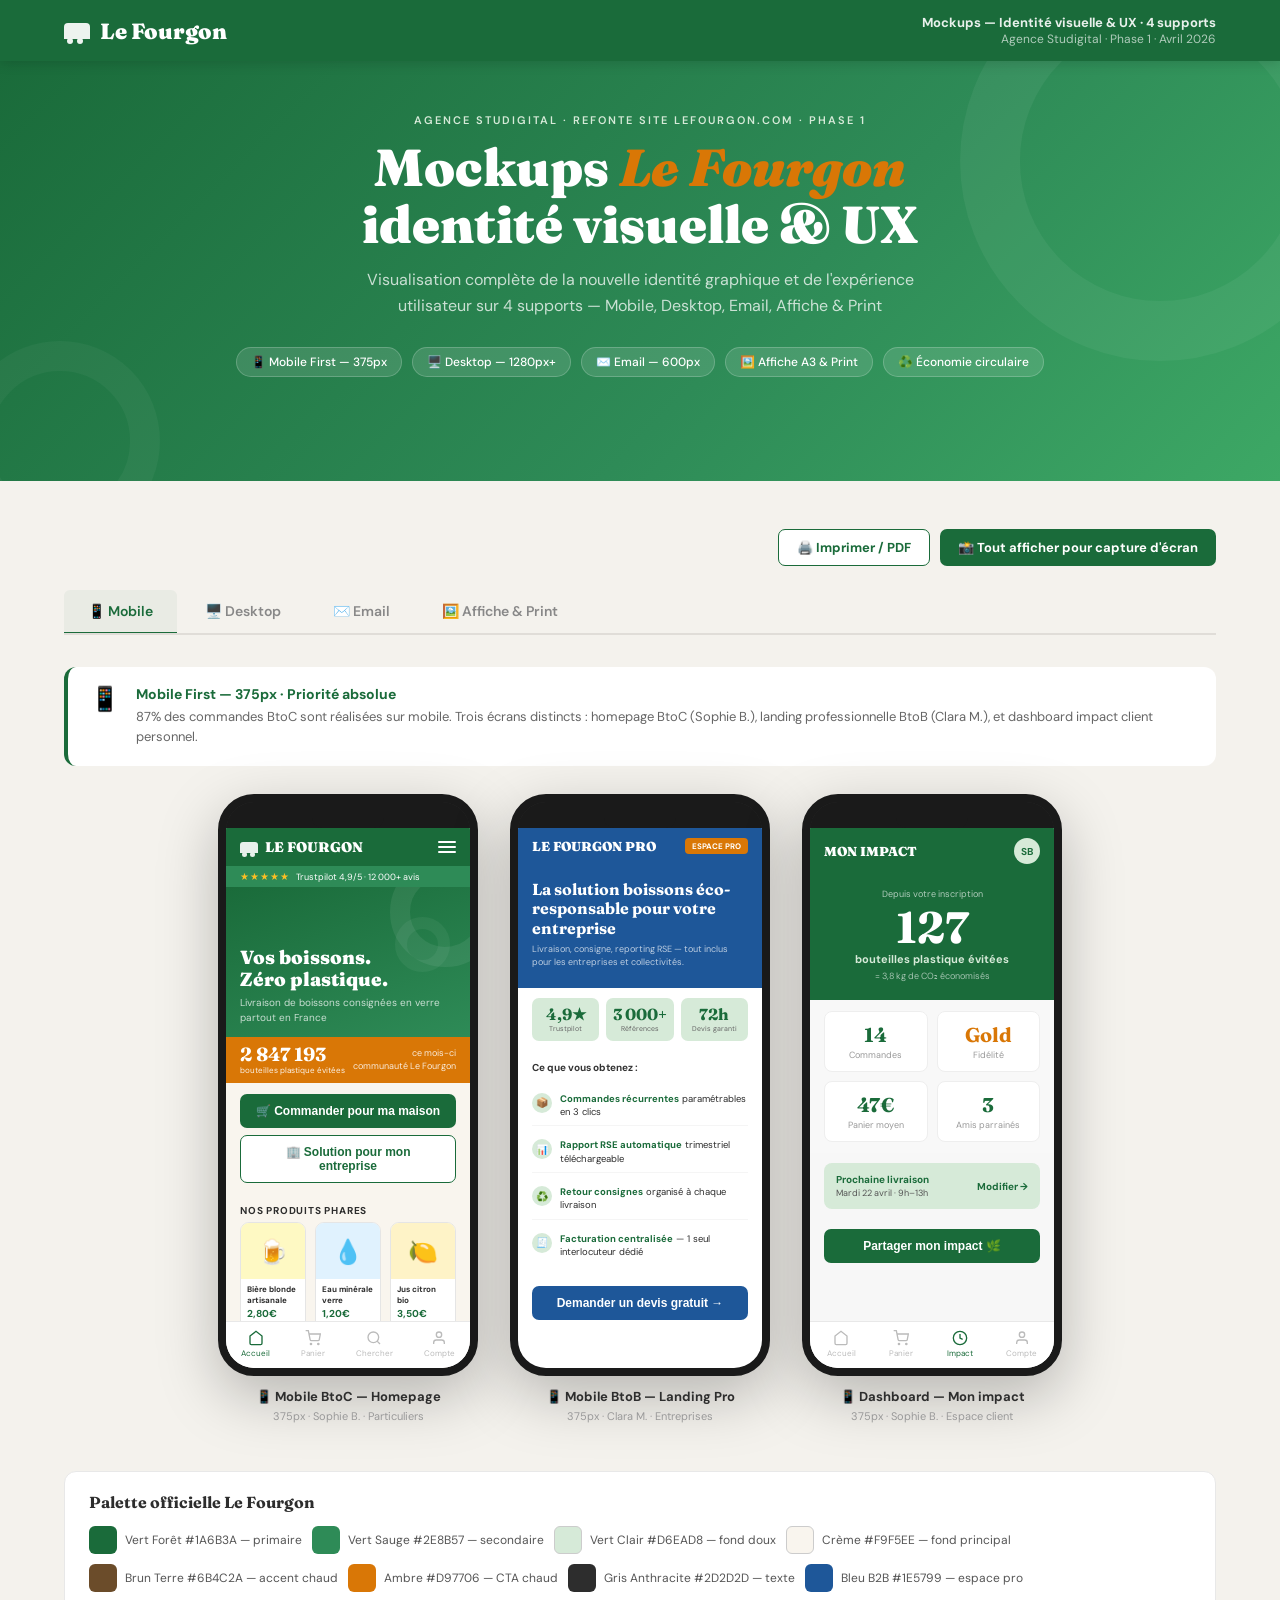
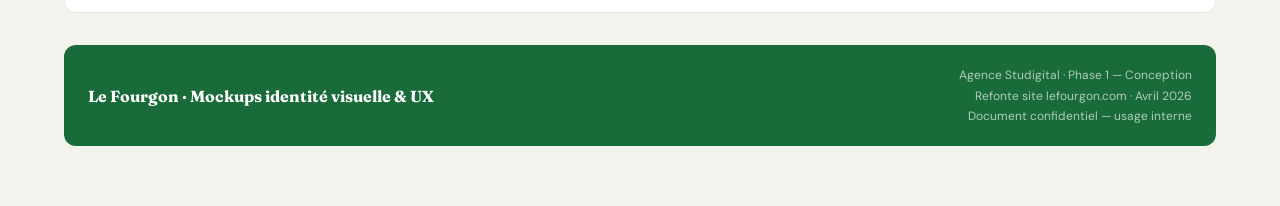
<file: pages/mockups.html>
<!doctype html>
<html lang="fr">
  <head>
    <meta charset="UTF-8" />
    <meta name="viewport" content="width=device-width, initial-scale=1.0" />
    <title>Le Fourgon — Mockups · Agence Studigital 2026</title>
    <link rel="preconnect" href="https://fonts.googleapis.com" />
    <link
      href="https://fonts.googleapis.com/css2?family=Fraunces:ital,wght@0,700;0,900;1,400&family=DM+Sans:wght@400;500;600&display=swap"
      rel="stylesheet"
    />
    <style>
      *,
      *::before,
      *::after {
        box-sizing: border-box;
        margin: 0;
        padding: 0;
      }
      html {
        font-size: 16px;
      }
      body {
        font-family: "DM Sans", sans-serif;
        background: #f4f2ed;
        color: #2d2d2d;
        min-height: 100vh;
      }
      :root {
        --vf: #1a6b3a;
        --vs: #2e8b57;
        --vc: #d6ead8;
        --cr: #f9f5ee;
        --bn: #6b4c2a;
        --bl: #ffffff;
        --gr: #2d2d2d;
        --am: #d97706;
        --bb: #1e5799;
        --bc: #d5e8f0;
      }
      .shell {
        max-width: 1200px;
        margin: 0 auto;
        padding: 0 24px 60px;
      }
      .page-header {
        background: var(--vf);
        position: sticky;
        top: 0;
        z-index: 100;
        box-shadow: 0 2px 12px rgba(0, 0, 0, 0.15);
      }
      .phi {
        max-width: 1200px;
        margin: 0 auto;
        padding: 14px 24px;
        display: flex;
        align-items: center;
        justify-content: space-between;
      }
      .ph-logo {
        font-family: "Fraunces", serif;
        font-weight: 900;
        font-size: 22px;
        color: white;
        display: flex;
        align-items: center;
        gap: 10px;
      }
      .ph-truck {
        width: 26px;
        height: 16px;
        background: white;
        border-radius: 4px 4px 0 0;
        position: relative;
        opacity: 0.92;
      }
      .ph-truck::after {
        content: "";
        position: absolute;
        bottom: -5px;
        left: 3px;
        width: 6px;
        height: 6px;
        background: white;
        border-radius: 50%;
        box-shadow: 10px 0 0 white;
      }
      .ph-meta {
        font-size: 12px;
        color: rgba(255, 255, 255, 0.65);
        text-align: right;
      }
      .ph-meta strong {
        color: rgba(255, 255, 255, 0.9);
        display: block;
        font-size: 13px;
      }
      .hero {
        background: linear-gradient(
          135deg,
          var(--vf) 0%,
          var(--vs) 60%,
          #3da865 100%
        );
        padding: 52px 0 44px;
        text-align: center;
        position: relative;
        overflow: hidden;
        margin-bottom: 48px;
      }
      .hero::before {
        content: "";
        position: absolute;
        width: 400px;
        height: 400px;
        border-radius: 50%;
        border: 60px solid rgba(255, 255, 255, 0.05);
        top: -100px;
        right: -80px;
      }
      .hero::after {
        content: "";
        position: absolute;
        width: 200px;
        height: 200px;
        border-radius: 50%;
        border: 30px solid rgba(255, 255, 255, 0.04);
        bottom: -60px;
        left: -40px;
      }
      .h-eye {
        font-size: 11px;
        font-weight: 600;
        letter-spacing: 2px;
        text-transform: uppercase;
        color: var(--vc);
        margin-bottom: 12px;
        position: relative;
      }
      .h-t {
        font-family: "Fraunces", serif;
        font-weight: 900;
        font-size: clamp(32px, 5vw, 52px);
        color: white;
        line-height: 1.1;
        margin-bottom: 14px;
        position: relative;
      }
      .h-t em {
        font-style: italic;
        color: var(--am);
      }
      .h-s {
        font-size: 16px;
        color: rgba(255, 255, 255, 0.75);
        max-width: 560px;
        margin: 0 auto 28px;
        line-height: 1.6;
        position: relative;
      }
      .h-badges {
        display: flex;
        gap: 10px;
        justify-content: center;
        flex-wrap: wrap;
        position: relative;
      }
      .h-badge {
        background: rgba(255, 255, 255, 0.12);
        border: 1px solid rgba(255, 255, 255, 0.2);
        color: white;
        font-size: 12px;
        font-weight: 500;
        padding: 6px 14px;
        border-radius: 20px;
      }
      .tab-section {
        margin-bottom: 48px;
      }
      .tab-header {
        display: flex;
        gap: 4px;
        margin-bottom: 32px;
        border-bottom: 2px solid #e0ddd8;
        padding-bottom: 0;
        overflow-x: auto;
      }
      .tab-btn {
        font-family: "DM Sans", sans-serif;
        font-size: 14px;
        font-weight: 600;
        padding: 12px 24px;
        border: none;
        background: transparent;
        color: #888;
        cursor: pointer;
        border-bottom: 3px solid transparent;
        margin-bottom: -2px;
        border-radius: 6px 6px 0 0;
        white-space: nowrap;
        transition: all 0.18s;
        display: flex;
        align-items: center;
        gap: 8px;
      }
      .tab-btn:hover {
        color: var(--vf);
        background: rgba(26, 107, 58, 0.06);
      }
      .tab-btn.active {
        color: var(--vf);
        border-bottom-color: var(--vf);
        background: rgba(26, 107, 58, 0.05);
      }
      .tab-panel {
        display: none;
        animation: fi 0.25s ease;
      }
      .tab-panel.active {
        display: block;
      }
      @keyframes fi {
        from {
          opacity: 0;
          transform: translateY(6px);
        }
        to {
          opacity: 1;
          transform: translateY(0);
        }
      }
      .sec-intro {
        display: flex;
        align-items: flex-start;
        gap: 16px;
        background: white;
        border-radius: 12px;
        padding: 18px 22px;
        margin-bottom: 28px;
        border-left: 4px solid var(--vf);
      }
      .si-icon {
        font-size: 24px;
        line-height: 1;
        margin-top: 2px;
      }
      .si-text h3 {
        font-size: 14px;
        font-weight: 700;
        color: var(--vf);
        margin-bottom: 4px;
      }
      .si-text p {
        font-size: 13px;
        color: #666;
        line-height: 1.6;
      }
      .dev-grid {
        display: flex;
        gap: 32px;
        justify-content: center;
        align-items: flex-start;
        flex-wrap: wrap;
      }
      .dev-col {
        display: flex;
        flex-direction: column;
        align-items: center;
        gap: 12px;
      }
      .dev-label {
        font-size: 13px;
        font-weight: 700;
        color: var(--gr);
        text-align: center;
      }
      .dev-sub {
        font-size: 11px;
        color: #999;
        text-align: center;
        margin-top: -8px;
      }
      /* Phone */
      .pf {
        width: 260px;
        border-radius: 36px;
        border: 8px solid #1a1a1a;
        background: #1a1a1a;
        box-shadow:
          0 20px 60px rgba(0, 0, 0, 0.25),
          inset 0 0 0 1px #333;
        overflow: hidden;
      }
      .pn {
        background: #1a1a1a;
        height: 26px;
        display: flex;
        align-items: flex-end;
        justify-content: center;
      }
      .pp {
        width: 72px;
        height: 14px;
        background: #1a1a1a;
        border-radius: 0 0 10px 10px;
      }
      .ps {
        height: 540px;
        overflow: hidden;
        position: relative;
      }
      /* Mobile common */
      .mh {
        background: var(--vf);
        padding: 10px 14px;
        display: flex;
        align-items: center;
        justify-content: space-between;
      }
      .ml {
        font-family: "Fraunces", serif;
        font-weight: 900;
        font-size: 14px;
        color: white;
        display: flex;
        align-items: center;
        gap: 7px;
      }
      .mt2 {
        width: 18px;
        height: 11px;
        background: white;
        border-radius: 3px 3px 0 0;
        position: relative;
        opacity: 0.9;
      }
      .mt2::after {
        content: "";
        position: absolute;
        bottom: -4px;
        left: 2px;
        width: 5px;
        height: 5px;
        background: white;
        border-radius: 50%;
        box-shadow: 8px 0 0 white;
      }
      .mhb {
        display: flex;
        flex-direction: column;
        gap: 3.5px;
      }
      .mhb span {
        display: block;
        width: 18px;
        height: 1.5px;
        background: white;
        border-radius: 2px;
      }
      .mtr {
        background: var(--vs);
        padding: 4px 14px;
        display: flex;
        align-items: center;
        gap: 6px;
      }
      .mts {
        color: #fbbf24;
        font-size: 10px;
        letter-spacing: 1px;
      }
      .mtt {
        font-size: 9px;
        color: white;
      }
      /* BtoC hero */
      .mhero {
        height: 150px;
        background: linear-gradient(160deg, var(--vf) 0%, var(--vs) 100%);
        position: relative;
        overflow: hidden;
        padding: 16px 14px 12px;
        display: flex;
        flex-direction: column;
        justify-content: flex-end;
      }
      .md1 {
        position: absolute;
        top: -30px;
        right: -30px;
        width: 110px;
        height: 110px;
        border-radius: 50%;
        border: 20px solid rgba(255, 255, 255, 0.07);
      }
      .md2 {
        position: absolute;
        top: 30px;
        right: 20px;
        width: 55px;
        height: 55px;
        border-radius: 50%;
        border: 12px solid rgba(255, 255, 255, 0.05);
      }
      .mh1 {
        font-family: "Fraunces", serif;
        font-weight: 900;
        font-size: 19px;
        color: white;
        line-height: 1.15;
        position: relative;
      }
      .mhs {
        font-size: 10px;
        color: rgba(255, 255, 255, 0.75);
        margin-top: 4px;
        line-height: 1.5;
        position: relative;
      }
      .mis {
        background: var(--am);
        padding: 8px 14px;
        display: flex;
        align-items: center;
        justify-content: space-between;
      }
      .min {
        font-family: "Fraunces", serif;
        font-weight: 700;
        font-size: 19px;
        color: white;
        line-height: 1;
      }
      .mil {
        font-size: 8px;
        color: white;
        opacity: 0.9;
        margin-top: 1px;
      }
      .mir {
        text-align: right;
        font-size: 9px;
        color: rgba(255, 255, 255, 0.85);
        line-height: 1.5;
      }
      .mca {
        padding: 11px 14px;
        display: flex;
        flex-direction: column;
        gap: 7px;
      }
      .mcg {
        background: var(--vf);
        color: white;
        font-size: 12px;
        font-weight: 700;
        padding: 10px 14px;
        border-radius: 7px;
        text-align: center;
        border: none;
        cursor: pointer;
      }
      .mco {
        background: white;
        color: var(--vf);
        font-size: 12px;
        font-weight: 700;
        padding: 9px 14px;
        border-radius: 7px;
        text-align: center;
        border: 1.5px solid var(--vf);
        cursor: pointer;
      }
      .mpl {
        padding: 10px 14px 5px;
        font-size: 10px;
        font-weight: 700;
        color: var(--gr);
        text-transform: uppercase;
        letter-spacing: 0.8px;
      }
      .mpr {
        display: flex;
        gap: 9px;
        padding: 0 14px 12px;
      }
      .mpc {
        flex: 1;
        background: white;
        border-radius: 9px;
        border: 0.5px solid #e5e5e5;
        overflow: hidden;
      }
      .mpi {
        height: 56px;
        display: flex;
        align-items: center;
        justify-content: center;
        font-size: 24px;
      }
      .mpi.be {
        background: #fef9c3;
      }
      .mpi.wa {
        background: #e0f2fe;
      }
      .mpi.ju {
        background: #fef3c7;
      }
      .mpb {
        padding: 5px 6px 7px;
      }
      .mpn {
        font-size: 8px;
        font-weight: 700;
        color: var(--gr);
        line-height: 1.3;
      }
      .mpp {
        font-size: 10px;
        font-weight: 700;
        color: var(--vf);
        margin-top: 2px;
      }
      .mpbg {
        background: var(--vc);
        color: var(--vf);
        font-size: 7px;
        font-weight: 700;
        padding: 1px 4px;
        border-radius: 3px;
        margin-top: 3px;
        display: inline-block;
      }
      .mbn {
        position: absolute;
        bottom: 0;
        left: 0;
        right: 0;
        background: white;
        border-top: 0.5px solid #e8e8e8;
        display: flex;
        justify-content: space-around;
        padding: 8px 0 10px;
      }
      .mni {
        display: flex;
        flex-direction: column;
        align-items: center;
        gap: 2px;
        font-size: 8px;
        color: #bbb;
      }
      .mni.act {
        color: var(--vf);
      }
      /* B2B */
      .mb2bh {
        background: var(--bb);
        padding: 10px 14px;
        display: flex;
        align-items: center;
        justify-content: space-between;
      }
      .mb2bl {
        font-family: "Fraunces", serif;
        font-weight: 900;
        font-size: 13px;
        color: white;
      }
      .mb2bp {
        background: var(--am);
        color: white;
        font-size: 8px;
        font-weight: 700;
        padding: 3px 7px;
        border-radius: 4px;
      }
      .mb2bz {
        background: var(--bb);
        padding: 16px 14px 18px;
      }
      .mb2bz h2 {
        font-family: "Fraunces", serif;
        font-size: 16px;
        font-weight: 700;
        color: white;
        line-height: 1.2;
      }
      .mb2bz p {
        font-size: 9px;
        color: rgba(255, 255, 255, 0.7);
        margin-top: 5px;
        line-height: 1.5;
      }
      .mb2bk {
        display: flex;
        gap: 7px;
        padding: 10px 14px;
        background: white;
      }
      .mb2bki {
        flex: 1;
        background: var(--vc);
        border-radius: 7px;
        padding: 8px 6px;
        text-align: center;
      }
      .mb2bki .v {
        font-family: "Fraunces", serif;
        font-size: 16px;
        font-weight: 700;
        color: var(--vf);
        line-height: 1;
      }
      .mb2bki .l {
        font-size: 7px;
        color: #666;
        margin-top: 2px;
        line-height: 1.3;
      }
      .mb2bfz {
        padding: 10px 14px;
        background: white;
        display: flex;
        flex-direction: column;
        gap: 7px;
      }
      .mb2bf {
        display: flex;
        align-items: flex-start;
        gap: 8px;
        padding: 6px 0;
        border-bottom: 0.5px solid #f5f5f5;
      }
      .mb2bf:last-child {
        border-bottom: none;
      }
      .mb2bd {
        width: 20px;
        height: 20px;
        flex-shrink: 0;
        border-radius: 50%;
        background: var(--vc);
        display: flex;
        align-items: center;
        justify-content: center;
        font-size: 10px;
      }
      .mb2bf p {
        font-size: 9.5px;
        color: var(--gr);
        line-height: 1.4;
      }
      .mb2bf strong {
        color: var(--vf);
        font-weight: 700;
      }
      .mb2bc {
        padding: 11px 14px;
        background: white;
      }
      .mb2bc button {
        width: 100%;
        background: var(--bb);
        color: white;
        font-size: 12px;
        font-weight: 700;
        padding: 10px;
        border-radius: 7px;
        border: none;
        cursor: pointer;
      }
      /* Dashboard */
      .mdh {
        background: var(--vf);
        padding: 10px 14px;
        display: flex;
        align-items: center;
        justify-content: space-between;
      }
      .mdl {
        font-family: "Fraunces", serif;
        font-weight: 900;
        font-size: 13px;
        color: white;
      }
      .mda {
        width: 26px;
        height: 26px;
        border-radius: 50%;
        background: var(--vc);
        display: flex;
        align-items: center;
        justify-content: center;
        font-size: 10px;
        font-weight: 700;
        color: var(--vf);
      }
      .mdhz {
        background: var(--vf);
        padding: 14px 14px 18px;
        text-align: center;
      }
      .mdhl {
        font-size: 9px;
        color: rgba(255, 255, 255, 0.65);
        margin-bottom: 5px;
      }
      .mdbig {
        font-family: "Fraunces", serif;
        font-weight: 700;
        font-size: 44px;
        color: white;
        line-height: 1;
      }
      .mdun {
        font-size: 11px;
        color: var(--vc);
        font-weight: 700;
        margin-top: 3px;
      }
      .mdco {
        font-size: 9px;
        color: rgba(255, 255, 255, 0.6);
        margin-top: 4px;
      }
      .mdg {
        display: grid;
        grid-template-columns: 1fr 1fr;
        gap: 9px;
        padding: 11px 14px;
        background: #f8f8f8;
      }
      .mdc {
        background: white;
        border-radius: 8px;
        padding: 10px;
        text-align: center;
        border: 0.5px solid #eee;
      }
      .mdc .val {
        font-family: "Fraunces", serif;
        font-size: 20px;
        font-weight: 700;
        color: var(--vf);
      }
      .mdc .val.gold {
        color: var(--am);
      }
      .mdc .lbl {
        font-size: 9px;
        color: #999;
        margin-top: 2px;
      }
      .mdnx {
        margin: 0 14px;
        background: var(--vc);
        border-radius: 8px;
        padding: 10px 12px;
        display: flex;
        align-items: center;
        justify-content: space-between;
      }
      .mdnl {
        font-size: 10px;
        font-weight: 700;
        color: var(--vf);
      }
      .mdnd {
        font-size: 9px;
        color: #555;
        margin-top: 1px;
      }
      .mdnr {
        font-size: 10px;
        color: var(--vf);
        font-weight: 700;
      }
      .mdsh {
        padding: 10px 14px;
      }
      .mdsh button {
        width: 100%;
        background: var(--vf);
        color: white;
        font-size: 12px;
        font-weight: 700;
        padding: 10px;
        border-radius: 7px;
        border: none;
        cursor: pointer;
      }
      /* Desktop */
      .dw {
        background: white;
        border-radius: 14px;
        box-shadow:
          0 20px 60px rgba(0, 0, 0, 0.12),
          0 4px 16px rgba(0, 0, 0, 0.08);
        overflow: hidden;
        border: 1px solid #e0e0e0;
      }
      .dtb {
        background: #ebebeb;
        padding: 9px 14px;
        display: flex;
        align-items: center;
        gap: 12px;
      }
      .dots {
        display: flex;
        gap: 6px;
      }
      .dot {
        width: 12px;
        height: 12px;
        border-radius: 50%;
      }
      .dot.r {
        background: #ff5f57;
      }
      .dot.y {
        background: #ffbd2e;
      }
      .dot.g {
        background: #28ca40;
      }
      .durl {
        flex: 1;
        background: white;
        border-radius: 5px;
        padding: 4px 10px;
        font-size: 11px;
        color: #666;
        display: flex;
        align-items: center;
        gap: 5px;
        border: 0.5px solid #ddd;
      }
      .dnav {
        display: flex;
        align-items: center;
        justify-content: space-between;
        padding: 0 28px;
        height: 58px;
        background: white;
        border-bottom: 0.5px solid #ebebeb;
      }
      .dnl {
        font-family: "Fraunces", serif;
        font-weight: 900;
        font-size: 20px;
        color: var(--vf);
        display: flex;
        align-items: center;
        gap: 8px;
        text-decoration: none;
      }
      .dnt {
        width: 24px;
        height: 14px;
        background: var(--vf);
        border-radius: 4px 4px 0 0;
        position: relative;
      }
      .dnt::after {
        content: "";
        position: absolute;
        bottom: -5px;
        left: 3px;
        width: 6px;
        height: 6px;
        background: var(--vf);
        border-radius: 50%;
        box-shadow: 9px 0 0 var(--vf);
      }
      .dnls {
        display: flex;
        gap: 24px;
        font-size: 13px;
        font-weight: 500;
        color: #555;
      }
      .dnls a {
        text-decoration: none;
        color: inherit;
        padding-bottom: 3px;
        border-bottom: 2px solid transparent;
      }
      .dnls a:hover {
        color: var(--vf);
      }
      .dnls a.act {
        color: var(--vf);
        border-bottom-color: var(--vf);
      }
      .dnr {
        display: flex;
        align-items: center;
        gap: 12px;
      }
      .dtp {
        display: flex;
        align-items: center;
        gap: 4px;
        font-size: 11px;
        color: #555;
      }
      .dtps {
        color: var(--am);
        font-size: 12px;
      }
      .ddb {
        background: var(--am);
        color: white;
        font-size: 12px;
        font-weight: 700;
        padding: 8px 16px;
        border-radius: 6px;
        border: none;
        cursor: pointer;
        white-space: nowrap;
      }
      .dhero {
        display: grid;
        grid-template-columns: 3fr 2fr;
        gap: 32px;
        align-items: center;
        padding: 40px 28px 32px;
        background: var(--cr);
      }
      .dh1 {
        font-family: "Fraunces", serif;
        font-weight: 900;
        font-size: 36px;
        color: var(--vf);
        line-height: 1.1;
        margin-bottom: 12px;
      }
      .dh1 em {
        font-style: italic;
        color: var(--bn);
      }
      .dhp {
        font-size: 14px;
        color: #555;
        line-height: 1.7;
        max-width: 420px;
        margin-bottom: 20px;
      }
      .dhb {
        display: flex;
        gap: 10px;
      }
      .dbp {
        background: var(--vf);
        color: white;
        font-size: 13px;
        font-weight: 700;
        padding: 11px 22px;
        border-radius: 7px;
        border: none;
        cursor: pointer;
      }
      .dbo {
        background: transparent;
        color: var(--vf);
        font-size: 13px;
        font-weight: 700;
        padding: 10px 22px;
        border-radius: 7px;
        border: 1.5px solid var(--vf);
        cursor: pointer;
      }
      .dhc {
        display: flex;
        flex-direction: column;
        gap: 12px;
      }
      .dic {
        background: white;
        border-radius: 12px;
        border: 0.5px solid #e0e0e0;
        padding: 16px 18px;
        text-align: center;
      }
      .dic .big {
        font-family: "Fraunces", serif;
        font-size: 32px;
        font-weight: 700;
        color: var(--vf);
        line-height: 1;
      }
      .dic .unit {
        font-size: 11px;
        color: var(--vs);
        font-weight: 700;
        margin-top: 2px;
      }
      .dic .desc {
        font-size: 10px;
        color: #999;
        margin-top: 4px;
        line-height: 1.4;
      }
      .dic.tp {
        border-left: 3px solid var(--am);
      }
      .dic.tp .big {
        font-size: 24px;
        color: var(--am);
      }
      .dprod {
        padding: 24px 28px;
        background: white;
        border-top: 0.5px solid #ebebeb;
      }
      .dph {
        display: flex;
        align-items: center;
        justify-content: space-between;
        margin-bottom: 14px;
      }
      .dpt {
        font-family: "Fraunces", serif;
        font-size: 20px;
        font-weight: 700;
        color: var(--gr);
      }
      .dfr {
        display: flex;
        gap: 6px;
        align-items: center;
      }
      .df {
        font-size: 11px;
        font-weight: 600;
        padding: 5px 13px;
        border-radius: 20px;
        border: 1px solid #ddd;
        background: white;
        color: #666;
        cursor: pointer;
      }
      .df:hover,
      .df.act {
        background: var(--vf);
        color: white;
        border-color: var(--vf);
      }
      .dva {
        font-size: 12px;
        font-weight: 700;
        color: var(--vs);
        cursor: pointer;
      }
      .dpg {
        display: grid;
        grid-template-columns: repeat(4, 1fr);
        gap: 14px;
      }
      .dpc {
        border: 0.5px solid #e8e8e8;
        border-radius: 10px;
        overflow: hidden;
        background: white;
      }
      .dpi {
        height: 88px;
        display: flex;
        align-items: center;
        justify-content: center;
        font-size: 36px;
      }
      .dpi.v1 {
        background: #f0fdf4;
      }
      .dpi.v2 {
        background: #fef9c3;
      }
      .dpi.v3 {
        background: #eff6ff;
      }
      .dpi.v4 {
        background: #fff7ed;
      }
      .dpb {
        padding: 10px 11px 12px;
      }
      .dpn {
        font-size: 12px;
        font-weight: 700;
        color: var(--gr);
        margin-bottom: 2px;
      }
      .dpv {
        font-size: 10px;
        color: #aaa;
      }
      .dpbg {
        background: var(--vc);
        color: var(--vf);
        font-size: 8px;
        font-weight: 700;
        padding: 2px 5px;
        border-radius: 3px;
        display: inline-block;
        margin: 5px 0;
      }
      .dpf {
        display: flex;
        align-items: center;
        justify-content: space-between;
        margin-top: 4px;
      }
      .dpp {
        font-size: 15px;
        font-weight: 700;
        color: var(--vf);
      }
      .dpa {
        width: 22px;
        height: 22px;
        background: var(--vf);
        color: white;
        border-radius: 5px;
        border: none;
        cursor: pointer;
        font-size: 18px;
        line-height: 1;
        font-weight: 300;
        display: flex;
        align-items: center;
        justify-content: center;
      }
      .dfoot {
        background: var(--vf);
        padding: 14px 28px;
        display: flex;
        align-items: center;
        justify-content: space-between;
      }
      .dfc {
        font-size: 11px;
        color: rgba(255, 255, 255, 0.6);
      }
      .dfl {
        display: flex;
        gap: 16px;
      }
      .dfl a {
        font-size: 11px;
        color: rgba(255, 255, 255, 0.75);
        text-decoration: none;
      }
      /* Email */
      .ecw {
        max-width: 700px;
        margin: 0 auto;
        background: #f8f8f8;
        border-radius: 12px;
        border: 0.5px solid #ddd;
        overflow: hidden;
        box-shadow: 0 12px 40px rgba(0, 0, 0, 0.1);
      }
      .etb {
        background: #2c2c2c;
        padding: 10px 16px;
        display: flex;
        align-items: center;
        justify-content: space-between;
      }
      .etbd {
        display: flex;
        gap: 6px;
      }
      .etd {
        width: 11px;
        height: 11px;
        border-radius: 50%;
      }
      .etd.r {
        background: #ff5f57;
      }
      .etd.y {
        background: #ffbd2e;
      }
      .etd.g {
        background: #28ca40;
      }
      .etb span {
        font-size: 11px;
        color: #888;
      }
      .em {
        padding: 12px 16px 10px;
        background: white;
        border-bottom: 0.5px solid #eee;
      }
      .es {
        font-size: 14px;
        font-weight: 700;
        color: #1a1a1a;
        margin-bottom: 5px;
      }
      .ef {
        font-size: 11px;
        color: #999;
      }
      .ef strong {
        color: #555;
        font-weight: 600;
      }
      .ebw {
        max-width: 540px;
        margin: 0 auto;
        background: white;
      }
      .ehe {
        background: var(--vf);
        padding: 22px 28px;
        text-align: center;
      }
      .ehel {
        font-family: "Fraunces", serif;
        font-weight: 900;
        font-size: 22px;
        color: white;
        display: flex;
        align-items: center;
        justify-content: center;
        gap: 10px;
      }
      .eht {
        width: 22px;
        height: 13px;
        background: white;
        border-radius: 3px 3px 0 0;
        position: relative;
        opacity: 0.9;
      }
      .eht::after {
        content: "";
        position: absolute;
        bottom: -4px;
        left: 3px;
        width: 5px;
        height: 5px;
        background: white;
        border-radius: 50%;
        box-shadow: 9px 0 0 white;
      }
      .ehtg {
        font-size: 11px;
        color: rgba(255, 255, 255, 0.65);
        margin-top: 5px;
      }
      .ebo {
        background: var(--cr);
        padding: 22px 28px;
        border-bottom: 0.5px solid #e8e8e8;
      }
      .egr {
        font-size: 15px;
        font-weight: 700;
        color: var(--gr);
        margin-bottom: 9px;
      }
      .ein {
        font-size: 13px;
        color: #555;
        line-height: 1.7;
        margin-bottom: 18px;
      }
      .eib {
        background: white;
        border-radius: 10px;
        border: 0.5px solid var(--vc);
        padding: 18px 20px;
        text-align: center;
        margin-bottom: 18px;
      }
      .ein2 {
        font-family: "Fraunces", serif;
        font-weight: 700;
        font-size: 52px;
        color: var(--vf);
        line-height: 1;
      }
      .eiu {
        font-size: 12px;
        color: var(--vs);
        font-weight: 700;
        margin-top: 3px;
      }
      .eid {
        font-size: 12px;
        color: #888;
        margin-top: 6px;
        line-height: 1.5;
      }
      .ecw2 {
        text-align: center;
      }
      .ecta {
        display: inline-block;
        background: var(--vf);
        color: white;
        font-size: 14px;
        font-weight: 700;
        padding: 13px 32px;
        border-radius: 7px;
        text-decoration: none;
      }
      .epz {
        padding: 20px 28px;
        background: white;
        border-top: 0.5px solid #ebebeb;
      }
      .ept {
        font-family: "Fraunces", serif;
        font-size: 16px;
        font-weight: 700;
        color: var(--gr);
        margin-bottom: 12px;
      }
      .epr {
        display: flex;
        gap: 10px;
      }
      .epc {
        flex: 1;
        border: 0.5px solid #e8e8e8;
        border-radius: 8px;
        overflow: hidden;
        background: var(--cr);
      }
      .epi {
        height: 60px;
        display: flex;
        align-items: center;
        justify-content: center;
        font-size: 26px;
      }
      .epi.a {
        background: #f0fdf4;
      }
      .epi.b {
        background: #fef9c3;
      }
      .epi.c {
        background: #eff6ff;
      }
      .epi2 {
        padding: 7px 9px 8px;
      }
      .epn {
        font-size: 11px;
        font-weight: 700;
        color: var(--gr);
      }
      .epp {
        font-size: 12px;
        font-weight: 700;
        color: var(--vf);
        margin-top: 2px;
      }
      .ecca {
        text-align: center;
        margin-top: 14px;
      }
      .ecca a {
        display: inline-block;
        background: transparent;
        color: var(--vf);
        font-size: 12px;
        font-weight: 700;
        padding: 9px 22px;
        border-radius: 7px;
        border: 1.5px solid var(--vf);
        text-decoration: none;
      }
      .epar {
        background: var(--vc);
        padding: 16px 28px;
        text-align: center;
        border-top: 0.5px solid #cce5cc;
      }
      .epar h4 {
        font-size: 13px;
        font-weight: 700;
        color: var(--vf);
        margin-bottom: 5px;
      }
      .epar p {
        font-size: 12px;
        color: #555;
        margin-bottom: 12px;
      }
      .epar a {
        display: inline-block;
        background: var(--am);
        color: white;
        font-size: 12px;
        font-weight: 700;
        padding: 9px 20px;
        border-radius: 6px;
        text-decoration: none;
      }
      .efoo {
        background: #f5f5f5;
        padding: 16px 28px;
        text-align: center;
        border-top: 0.5px solid #e0e0e0;
      }
      .eso {
        display: flex;
        justify-content: center;
        gap: 10px;
        margin-bottom: 10px;
      }
      .esi {
        width: 28px;
        height: 28px;
        border-radius: 5px;
        display: flex;
        align-items: center;
        justify-content: center;
        font-size: 12px;
        font-weight: 700;
        color: white;
      }
      .efoo p {
        font-size: 10px;
        color: #aaa;
        line-height: 1.7;
      }
      .efoo a {
        color: var(--vs);
        text-decoration: none;
      }
      /* Posters */
      .pgrid {
        display: flex;
        gap: 32px;
        justify-content: center;
        flex-wrap: wrap;
        align-items: flex-start;
      }
      .pcol {
        display: flex;
        flex-direction: column;
        align-items: center;
        gap: 10px;
      }
      .pml {
        font-size: 13px;
        font-weight: 700;
        color: var(--gr);
        text-align: center;
      }
      .psl {
        font-size: 11px;
        color: #999;
        text-align: center;
        margin-top: -6px;
      }
      .pa3 {
        width: 220px;
        height: 308px;
        background: var(--vf);
        border-radius: 6px;
        overflow: hidden;
        position: relative;
        display: flex;
        flex-direction: column;
        box-shadow:
          0 8px 32px rgba(26, 107, 58, 0.3),
          0 2px 8px rgba(0, 0, 0, 0.1);
      }
      .pd1 {
        position: absolute;
        width: 180px;
        height: 180px;
        border-radius: 50%;
        border: 24px solid rgba(255, 255, 255, 0.06);
        top: -50px;
        right: -50px;
      }
      .pd2 {
        position: absolute;
        width: 90px;
        height: 90px;
        border-radius: 50%;
        border: 14px solid rgba(255, 255, 255, 0.04);
        bottom: 70px;
        left: -25px;
      }
      .ptop {
        padding: 16px 16px 0;
        position: relative;
      }
      .plb {
        display: flex;
        align-items: center;
        gap: 7px;
        margin-bottom: 14px;
      }
      .ptr {
        width: 20px;
        height: 12px;
        background: white;
        border-radius: 3px 3px 0 0;
        position: relative;
        opacity: 0.9;
      }
      .ptr::after {
        content: "";
        position: absolute;
        bottom: -4px;
        left: 2px;
        width: 5px;
        height: 5px;
        background: white;
        border-radius: 50%;
        box-shadow: 8px 0 0 white;
      }
      .pbr {
        font-family: "Fraunces", serif;
        font-weight: 900;
        font-size: 14px;
        color: white;
      }
      .phd {
        font-family: "Fraunces", serif;
        font-weight: 900;
        font-size: 23px;
        color: white;
        line-height: 1.15;
      }
      .phd em {
        font-style: italic;
        color: var(--am);
      }
      .psd {
        font-size: 9px;
        color: rgba(255, 255, 255, 0.7);
        margin-top: 5px;
        line-height: 1.5;
      }
      .pbz {
        flex: 1;
        display: flex;
        align-items: center;
        justify-content: center;
        position: relative;
        padding: 8px;
      }
      .pbr2 {
        display: flex;
        gap: 10px;
        align-items: flex-end;
      }
      .pbot {
        display: flex;
        flex-direction: column;
        align-items: center;
      }
      .pcap {
        width: 11px;
        height: 4px;
        background: rgba(255, 255, 255, 0.5);
        border-radius: 1px 1px 0 0;
      }
      .pnck {
        width: 9px;
        height: 11px;
        background: rgba(255, 255, 255, 0.15);
        border: 1px solid rgba(255, 255, 255, 0.2);
        border-bottom: none;
        border-radius: 2px 2px 0 0;
      }
      .pbdy {
        width: 24px;
        border-radius: 4px 4px 2px 2px;
      }
      .pbdy.tall {
        height: 72px;
      }
      .pbdy.med {
        height: 58px;
      }
      .pbdy.short {
        height: 46px;
      }
      .pbdy.ab {
        background: rgba(215, 119, 6, 0.45);
        border: 1px solid rgba(215, 119, 6, 0.55);
      }
      .pbdy.gb {
        background: rgba(255, 255, 255, 0.18);
        border: 1px solid rgba(255, 255, 255, 0.28);
      }
      .pbdy.cb {
        background: rgba(255, 255, 255, 0.1);
        border: 1px solid rgba(255, 255, 255, 0.2);
      }
      .pibar {
        background: var(--am);
        padding: 9px 16px;
        display: flex;
        align-items: center;
        justify-content: space-between;
      }
      .pin {
        font-family: "Fraunces", serif;
        font-weight: 700;
        font-size: 20px;
        color: white;
        line-height: 1;
      }
      .piu {
        font-size: 8px;
        color: rgba(255, 255, 255, 0.85);
        margin-top: 1px;
      }
      .pir {
        text-align: right;
        font-size: 8px;
        color: rgba(255, 255, 255, 0.9);
        line-height: 1.6;
      }
      .pfoo {
        background: rgba(0, 0, 0, 0.22);
        padding: 9px 16px;
        display: flex;
        align-items: center;
        justify-content: space-between;
      }
      .purl {
        font-size: 9px;
        color: rgba(255, 255, 255, 0.7);
      }
      .pqb {
        text-align: right;
      }
      .pql {
        font-size: 7px;
        color: rgba(255, 255, 255, 0.5);
        margin-bottom: 3px;
      }
      .pqr {
        width: 28px;
        height: 28px;
        background: white;
        border-radius: 2px;
        display: grid;
        grid-template-columns: repeat(5, 1fr);
        gap: 1px;
        padding: 3px;
      }
      .qrc {
        border-radius: 1px;
      }
      /* B2B poster */
      .pb2b {
        width: 220px;
        height: 308px;
        background: white;
        border-radius: 6px;
        border: 0.5px solid #ddd;
        overflow: hidden;
        display: flex;
        flex-direction: column;
        box-shadow: 0 8px 32px rgba(0, 0, 0, 0.1);
      }
      .pb2bb {
        background: var(--vf);
        height: 8px;
      }
      .pb2bh {
        padding: 14px 16px 10px;
        border-bottom: 0.5px solid #f0f0f0;
      }
      .pb2blr {
        font-family: "Fraunces", serif;
        font-weight: 900;
        font-size: 16px;
        color: var(--vf);
        display: flex;
        align-items: center;
        gap: 6px;
        margin-bottom: 3px;
      }
      .pb2bcl {
        font-size: 9px;
        color: #999;
        font-style: italic;
      }
      .pb2btz {
        padding: 12px 16px;
        border-bottom: 0.5px solid #f5f5f5;
      }
      .pb2bpt {
        font-size: 9px;
        font-weight: 700;
        color: var(--vs);
        text-transform: uppercase;
        letter-spacing: 0.8px;
        margin-bottom: 5px;
      }
      .pb2bh2 {
        font-family: "Fraunces", serif;
        font-size: 18px;
        font-weight: 700;
        color: var(--gr);
        line-height: 1.2;
      }
      .pb2bh2 strong {
        color: var(--vf);
      }
      .pb2bk {
        display: flex;
        gap: 7px;
        padding: 10px 16px;
        border-bottom: 0.5px solid #f5f5f5;
      }
      .pb2bki {
        flex: 1;
        background: var(--vc);
        border-radius: 6px;
        padding: 8px 6px;
        text-align: center;
      }
      .pb2bki .v {
        font-family: "Fraunces", serif;
        font-size: 17px;
        font-weight: 700;
        color: var(--vf);
        line-height: 1;
      }
      .pb2bki .l {
        font-size: 7.5px;
        color: #555;
        margin-top: 2px;
        line-height: 1.3;
      }
      .pb2bf {
        padding: 10px 16px;
        flex: 1;
      }
      .pb2bfe {
        display: flex;
        align-items: flex-start;
        gap: 7px;
        margin-bottom: 7px;
      }
      .pb2bck {
        width: 15px;
        height: 15px;
        flex-shrink: 0;
        background: var(--vf);
        border-radius: 50%;
        display: flex;
        align-items: center;
        justify-content: center;
        font-size: 9px;
        color: white;
        font-weight: 700;
      }
      .pb2bft {
        font-size: 10px;
        color: var(--gr);
        line-height: 1.4;
      }
      .pb2bft strong {
        color: var(--vf);
        font-weight: 700;
      }
      .pb2bc {
        background: var(--vf);
        padding: 9px 16px;
        display: flex;
        align-items: center;
        justify-content: space-between;
      }
      .pb2bci {
        font-size: 9px;
        color: rgba(255, 255, 255, 0.8);
        line-height: 1.6;
      }
      .pb2bcc {
        font-size: 10px;
        font-weight: 700;
        color: var(--am);
        white-space: nowrap;
        text-align: right;
        line-height: 1.4;
      }
      /* Business card */
      .bcw {
        display: flex;
        flex-direction: column;
        gap: 10px;
      }
      .bcr {
        width: 220px;
        height: 130px;
        background: var(--vf);
        border-radius: 7px;
        position: relative;
        overflow: hidden;
        padding: 16px 18px;
        display: flex;
        flex-direction: column;
        justify-content: space-between;
        box-shadow: 0 6px 20px rgba(26, 107, 58, 0.3);
      }
      .bcd {
        position: absolute;
        top: -40px;
        right: -40px;
        width: 90px;
        height: 90px;
        border-radius: 50%;
        border: 16px solid rgba(255, 255, 255, 0.06);
      }
      .bct {
        font-family: "Fraunces", serif;
        font-weight: 900;
        font-size: 16px;
        color: white;
        display: flex;
        align-items: center;
        gap: 6px;
      }
      .bcna {
        font-family: "Fraunces", serif;
        font-size: 12px;
        font-weight: 700;
        color: white;
      }
      .bcro {
        font-size: 9px;
        color: rgba(255, 255, 255, 0.7);
        margin-top: 1px;
      }
      .bcbo {
        display: flex;
        justify-content: space-between;
        align-items: flex-end;
      }
      .bcco {
        font-size: 8.5px;
        color: rgba(255, 255, 255, 0.7);
        line-height: 1.6;
      }
      .bcbg {
        background: var(--am);
        color: white;
        font-size: 8px;
        font-weight: 700;
        padding: 3px 7px;
        border-radius: 3px;
      }
      .bcv {
        width: 220px;
        height: 130px;
        background: var(--cr);
        border-radius: 7px;
        border: 0.5px solid #ddd;
        padding: 14px 18px;
        display: flex;
        flex-direction: column;
        justify-content: space-between;
        box-shadow: 0 4px 12px rgba(0, 0, 0, 0.07);
      }
      .bcvt {
        font-size: 10px;
        font-weight: 700;
        color: var(--vf);
        text-transform: uppercase;
        letter-spacing: 0.5px;
      }
      .bcvf {
        display: flex;
        flex-direction: column;
        gap: 5px;
      }
      .bcvfe {
        display: flex;
        align-items: center;
        gap: 6px;
        font-size: 9.5px;
        color: var(--gr);
      }
      .bcvc {
        width: 12px;
        height: 12px;
        background: var(--vf);
        border-radius: 50%;
        display: flex;
        align-items: center;
        justify-content: center;
        font-size: 8px;
        color: white;
        flex-shrink: 0;
      }
      .bcvb {
        display: flex;
        justify-content: space-between;
        align-items: flex-end;
      }
      .bcvu {
        font-size: 10px;
        color: var(--vf);
        font-weight: 700;
      }
      .bcvs {
        font-size: 9px;
        color: #bbb;
      }
      /* Palette */
      .pal {
        margin-top: 48px;
        padding: 20px 24px;
        background: white;
        border-radius: 12px;
        border: 0.5px solid #e8e8e8;
      }
      .pal h3 {
        font-family: "Fraunces", serif;
        font-size: 16px;
        font-weight: 700;
        color: var(--gr);
        margin-bottom: 14px;
      }
      .palw {
        display: flex;
        flex-wrap: wrap;
        gap: 10px;
      }
      .pali {
        display: flex;
        align-items: center;
        gap: 8px;
        font-size: 12px;
        color: #555;
      }
      .pals {
        width: 28px;
        height: 28px;
        border-radius: 6px;
      }
      /* Export bar */
      .exb {
        display: flex;
        gap: 10px;
        justify-content: flex-end;
        margin-bottom: 24px;
        margin-top: 16px;
      }
      .exbt {
        font-family: "DM Sans", sans-serif;
        font-size: 13px;
        font-weight: 700;
        padding: 9px 18px;
        border-radius: 7px;
        border: none;
        cursor: pointer;
        display: flex;
        align-items: center;
        gap: 6px;
      }
      .exbt:hover {
        opacity: 0.85;
      }
      .exbt.p {
        background: var(--vf);
        color: white;
      }
      .exbt.s {
        background: white;
        color: var(--vf);
        border: 1.5px solid var(--vf);
      }
      /* Credits */
      .credits {
        background: var(--vf);
        padding: 20px 24px;
        border-radius: 12px;
        margin-top: 32px;
        display: flex;
        align-items: center;
        justify-content: space-between;
      }
      .credits-l {
        font-family: "Fraunces", serif;
        font-size: 16px;
        font-weight: 700;
        color: white;
      }
      .credits-r {
        font-size: 12px;
        color: rgba(255, 255, 255, 0.65);
        text-align: right;
        line-height: 1.7;
      }
      @media print {
        .page-header,
        .tab-header,
        .exb {
          display: none;
        }
        .tab-panel {
          display: block !important;
          page-break-after: always;
        }
        body {
          background: white;
        }
      }
    </style>
  </head>
  <body>
    <header class="page-header">
      <div class="phi">
        <div class="ph-logo">
          <div class="ph-truck"></div>
          Le Fourgon
        </div>
        <div class="ph-meta">
          <strong>Mockups — Identité visuelle & UX · 4 supports</strong>Agence
          Studigital · Phase 1 · Avril 2026
        </div>
      </div>
    </header>

    <div class="hero">
      <div class="shell">
        <div class="h-eye">
          Agence Studigital · Refonte site lefourgon.com · Phase 1
        </div>
        <h1 class="h-t">
          Mockups <em>Le Fourgon</em><br />identité visuelle & UX
        </h1>
        <p class="h-s">
          Visualisation complète de la nouvelle identité graphique et de
          l'expérience utilisateur sur 4 supports — Mobile, Desktop, Email,
          Affiche & Print
        </p>
        <div class="h-badges">
          <span class="h-badge">📱 Mobile First — 375px</span>
          <span class="h-badge">🖥️ Desktop — 1280px+</span>
          <span class="h-badge">✉️ Email — 600px</span>
          <span class="h-badge">🖼️ Affiche A3 & Print</span>
          <span class="h-badge">♻️ Économie circulaire</span>
        </div>
      </div>
    </div>

    <div class="shell">
      <div class="exb">
        <button class="exbt s" onclick="window.print()">
          🖨️ Imprimer / PDF
        </button>
        <button class="exbt p" onclick="showAll(this)">
          📸 Tout afficher pour capture d'écran
        </button>
      </div>

      <div class="tab-section">
        <nav class="tab-header">
          <button class="tab-btn active" onclick="showTab('mobile', this)">
            📱 Mobile
          </button>
          <button class="tab-btn" onclick="showTab('desktop', this)">
            🖥️ Desktop
          </button>
          <button class="tab-btn" onclick="showTab('email', this)">
            ✉️ Email
          </button>
          <button class="tab-btn" onclick="showTab('affiche', this)">
            🖼️ Affiche & Print
          </button>
        </nav>

        <!-- MOBILE -->
        <div id="tab-mobile" class="tab-panel active">
          <div class="sec-intro">
            <div class="si-icon">📱</div>
            <div class="si-text">
              <h3>Mobile First — 375px · Priorité absolue</h3>
              <p>
                87% des commandes BtoC sont réalisées sur mobile. Trois écrans
                distincts : homepage BtoC (Sophie B.), landing professionnelle
                BtoB (Clara M.), et dashboard impact client personnel.
              </p>
            </div>
          </div>
          <div class="dev-grid">
            <!-- Phone 1 — BtoC -->
            <div class="dev-col">
              <div class="pf">
                <div class="pn"><div class="pp"></div></div>
                <div class="ps" style="background: var(--cr)">
                  <div class="mh">
                    <div class="ml">
                      <div class="mt2"></div>
                      LE FOURGON
                    </div>
                    <div class="mhb">
                      <span></span><span></span><span></span>
                    </div>
                  </div>
                  <div class="mtr">
                    <span class="mts">★★★★★</span
                    ><span class="mtt">Trustpilot 4,9/5 · 12 000+ avis</span>
                  </div>
                  <div class="mhero">
                    <div class="md1"></div>
                    <div class="md2"></div>
                    <h1 class="mh1">Vos boissons.<br />Zéro plastique.</h1>
                    <p class="mhs">
                      Livraison de boissons consignées en verre partout en
                      France
                    </p>
                  </div>
                  <div class="mis">
                    <div>
                      <div class="min">2 847 193</div>
                      <div class="mil">bouteilles plastique évitées</div>
                    </div>
                    <div class="mir">ce mois-ci<br />communauté Le Fourgon</div>
                  </div>
                  <div class="mca">
                    <button class="mcg">🛒 Commander pour ma maison</button
                    ><button class="mco">
                      🏢 Solution pour mon entreprise
                    </button>
                  </div>
                  <div class="mpl">Nos produits phares</div>
                  <div class="mpr">
                    <div class="mpc">
                      <div class="mpi be">🍺</div>
                      <div class="mpb">
                        <div class="mpn">Bière blonde artisanale</div>
                        <div class="mpp">2,80€</div>
                        <div class="mpbg">–1 bouteille</div>
                      </div>
                    </div>
                    <div class="mpc">
                      <div class="mpi wa">💧</div>
                      <div class="mpb">
                        <div class="mpn">Eau minérale verre</div>
                        <div class="mpp">1,20€</div>
                        <div class="mpbg">–1 bouteille</div>
                      </div>
                    </div>
                    <div class="mpc">
                      <div class="mpi ju">🍋</div>
                      <div class="mpb">
                        <div class="mpn">Jus citron bio</div>
                        <div class="mpp">3,50€</div>
                        <div class="mpbg">–1 bouteille</div>
                      </div>
                    </div>
                  </div>
                  <div class="mbn">
                    <div class="mni act">
                      <svg
                        width="16"
                        height="16"
                        viewBox="0 0 24 24"
                        fill="none"
                        stroke="#1A6B3A"
                        stroke-width="2"
                      >
                        <path
                          d="M3 9l9-7 9 7v11a2 2 0 01-2 2H5a2 2 0 01-2-2z"
                        /></svg
                      >Accueil
                    </div>
                    <div class="mni">
                      <svg
                        width="16"
                        height="16"
                        viewBox="0 0 24 24"
                        fill="none"
                        stroke="#bbb"
                        stroke-width="2"
                      >
                        <circle cx="9" cy="21" r="1" />
                        <circle cx="20" cy="21" r="1" />
                        <path
                          d="M1 1h4l2.68 13.39a2 2 0 002 1.61h9.72a2 2 0 002-1.61L23 6H6"
                        /></svg
                      >Panier
                    </div>
                    <div class="mni">
                      <svg
                        width="16"
                        height="16"
                        viewBox="0 0 24 24"
                        fill="none"
                        stroke="#bbb"
                        stroke-width="2"
                      >
                        <circle cx="11" cy="11" r="8" />
                        <line x1="21" y1="21" x2="16.65" y2="16.65" /></svg
                      >Chercher
                    </div>
                    <div class="mni">
                      <svg
                        width="16"
                        height="16"
                        viewBox="0 0 24 24"
                        fill="none"
                        stroke="#bbb"
                        stroke-width="2"
                      >
                        <path d="M20 21v-2a4 4 0 00-4-4H8a4 4 0 00-4 4v2" />
                        <circle cx="12" cy="7" r="4" /></svg
                      >Compte
                    </div>
                  </div>
                </div>
              </div>
              <div class="dev-label">📱 Mobile BtoC — Homepage</div>
              <div class="dev-sub">375px · Sophie B. · Particuliers</div>
            </div>

            <!-- Phone 2 — B2B -->
            <div class="dev-col">
              <div class="pf">
                <div class="pn"><div class="pp"></div></div>
                <div class="ps" style="background: white">
                  <div class="mb2bh">
                    <div class="mb2bl">LE FOURGON PRO</div>
                    <div class="mb2bp">ESPACE PRO</div>
                  </div>
                  <div class="mb2bz">
                    <h2>
                      La solution boissons éco-responsable pour votre entreprise
                    </h2>
                    <p>
                      Livraison, consigne, reporting RSE — tout inclus pour les
                      entreprises et collectivités.
                    </p>
                  </div>
                  <div class="mb2bk">
                    <div class="mb2bki">
                      <div class="v">4,9★</div>
                      <div class="l">Trustpilot</div>
                    </div>
                    <div class="mb2bki">
                      <div class="v">3 000+</div>
                      <div class="l">Références</div>
                    </div>
                    <div class="mb2bki">
                      <div class="v">72h</div>
                      <div class="l">Devis garanti</div>
                    </div>
                  </div>
                  <div class="mb2bfz">
                    <div
                      style="
                        font-size: 10px;
                        font-weight: 700;
                        color: #333;
                        padding-bottom: 6px;
                      "
                    >
                      Ce que vous obtenez :
                    </div>
                    <div class="mb2bf">
                      <div class="mb2bd">📦</div>
                      <p>
                        <strong>Commandes récurrentes</strong> paramétrables en
                        3 clics
                      </p>
                    </div>
                    <div class="mb2bf">
                      <div class="mb2bd">📊</div>
                      <p>
                        <strong>Rapport RSE automatique</strong> trimestriel
                        téléchargeable
                      </p>
                    </div>
                    <div class="mb2bf">
                      <div class="mb2bd">♻️</div>
                      <p>
                        <strong>Retour consignes</strong> organisé à chaque
                        livraison
                      </p>
                    </div>
                    <div class="mb2bf">
                      <div class="mb2bd">🧾</div>
                      <p>
                        <strong>Facturation centralisée</strong> — 1 seul
                        interlocuteur dédié
                      </p>
                    </div>
                  </div>
                  <div class="mb2bc">
                    <button>Demander un devis gratuit →</button>
                  </div>
                </div>
              </div>
              <div class="dev-label">📱 Mobile BtoB — Landing Pro</div>
              <div class="dev-sub">375px · Clara M. · Entreprises</div>
            </div>

            <!-- Phone 3 — Dashboard -->
            <div class="dev-col">
              <div class="pf">
                <div class="pn"><div class="pp"></div></div>
                <div class="ps" style="background: #f7f7f7">
                  <div class="mdh">
                    <div class="mdl">MON IMPACT</div>
                    <div class="mda">SB</div>
                  </div>
                  <div class="mdhz">
                    <div class="mdhl">Depuis votre inscription</div>
                    <div class="mdbig">127</div>
                    <div class="mdun">bouteilles plastique évitées</div>
                    <div class="mdco">= 3,8 kg de CO₂ économisés</div>
                  </div>
                  <div class="mdg">
                    <div class="mdc">
                      <div class="val">14</div>
                      <div class="lbl">Commandes</div>
                    </div>
                    <div class="mdc">
                      <div class="val gold">Gold</div>
                      <div class="lbl">Fidélité</div>
                    </div>
                    <div class="mdc">
                      <div class="val">47€</div>
                      <div class="lbl">Panier moyen</div>
                    </div>
                    <div class="mdc">
                      <div class="val">3</div>
                      <div class="lbl">Amis parrainés</div>
                    </div>
                  </div>
                  <div class="mdnx" style="margin-top: 10px">
                    <div>
                      <div class="mdnl">Prochaine livraison</div>
                      <div class="mdnd">Mardi 22 avril · 9h–13h</div>
                    </div>
                    <div class="mdnr">Modifier →</div>
                  </div>
                  <div class="mdsh" style="margin-top: 10px">
                    <button>Partager mon impact 🌿</button>
                  </div>
                  <div class="mbn">
                    <div class="mni">
                      <svg
                        width="16"
                        height="16"
                        viewBox="0 0 24 24"
                        fill="none"
                        stroke="#bbb"
                        stroke-width="2"
                      >
                        <path
                          d="M3 9l9-7 9 7v11a2 2 0 01-2 2H5a2 2 0 01-2-2z"
                        /></svg
                      >Accueil
                    </div>
                    <div class="mni">
                      <svg
                        width="16"
                        height="16"
                        viewBox="0 0 24 24"
                        fill="none"
                        stroke="#bbb"
                        stroke-width="2"
                      >
                        <circle cx="9" cy="21" r="1" />
                        <circle cx="20" cy="21" r="1" />
                        <path
                          d="M1 1h4l2.68 13.39a2 2 0 002 1.61h9.72a2 2 0 002-1.61L23 6H6"
                        /></svg
                      >Panier
                    </div>
                    <div class="mni act">
                      <svg
                        width="16"
                        height="16"
                        viewBox="0 0 24 24"
                        fill="none"
                        stroke="#1A6B3A"
                        stroke-width="2"
                      >
                        <circle cx="12" cy="12" r="10" />
                        <path d="M12 6v6l4 2" /></svg
                      >Impact
                    </div>
                    <div class="mni">
                      <svg
                        width="16"
                        height="16"
                        viewBox="0 0 24 24"
                        fill="none"
                        stroke="#bbb"
                        stroke-width="2"
                      >
                        <path d="M20 21v-2a4 4 0 00-4-4H8a4 4 0 00-4 4v2" />
                        <circle cx="12" cy="7" r="4" /></svg
                      >Compte
                    </div>
                  </div>
                </div>
              </div>
              <div class="dev-label">📱 Dashboard — Mon impact</div>
              <div class="dev-sub">375px · Sophie B. · Espace client</div>
            </div>
          </div>
        </div>

        <!-- DESKTOP -->
        <div id="tab-desktop" class="tab-panel">
          <div class="sec-intro">
            <div class="si-icon">🖥️</div>
            <div class="si-text">
              <h3>Desktop — 1280px+ · Support prioritaire BtoB</h3>
              <p>
                Navigation horizontale complète, hero 60/40, catalogue en grille
                4 colonnes avec filtres, cards d'impact. Conçu pour Clara M. et
                Thomas L. qui commandent depuis leur poste de travail.
              </p>
            </div>
          </div>
          <div class="dw">
            <div class="dtb">
              <div class="dots">
                <div class="dot r"></div>
                <div class="dot y"></div>
                <div class="dot g"></div>
              </div>
              <div class="durl">
                🔒 lefourgon.com — Livraison boissons consignées en verre ·
                Économie circulaire
              </div>
            </div>
            <div class="dnav">
              <a class="dnl"
                ><div class="dnt"></div>
                Le Fourgon</a
              >
              <nav class="dnls">
                <a class="act">Produits</a><a>Professionnels</a
                ><a>Nos Engagements</a><a>Comment ça marche</a><a>Blog</a>
              </nav>
              <div class="dnr">
                <div class="dtp">
                  <span class="dtps">★★★★★</span
                  ><span>4,9/5 · 12 000 avis</span>
                </div>
                <button class="ddb">Devis entreprise →</button>
              </div>
            </div>
            <div class="dhero">
              <div>
                <h1 class="dh1">
                  Des boissons en verre.<br /><em>Consignées, livrées,</em
                  ><br />sans plastique.
                </h1>
                <p class="dhp">
                  Plus de 3 000 références de boissons en bouteilles consignées,
                  livrées chez vous ou dans votre entreprise. Chaque commande =
                  des bouteilles plastique évitées.
                </p>
                <div class="dhb">
                  <button class="dbp">Commander maintenant</button
                  ><button class="dbo">Solution entreprise</button>
                </div>
              </div>
              <div class="dhc">
                <div class="dic">
                  <div class="big">2,8M</div>
                  <div class="unit">bouteilles plastique évitées</div>
                  <div class="desc">ce mois-ci · par notre communauté</div>
                </div>
                <div class="dic tp">
                  <div class="big">4,9 ★</div>
                  <div class="unit" style="color: #888">
                    12 000+ avis vérifiés
                  </div>
                  <div class="desc">Trustpilot · Note exceptionnelle</div>
                </div>
              </div>
            </div>
            <div class="dprod">
              <div class="dph">
                <div class="dpt">Nos produits</div>
                <div class="dfr">
                  <button class="df act">Tous</button
                  ><button class="df">Bières</button
                  ><button class="df">Eaux</button
                  ><button class="df">Jus</button
                  ><button class="df">Vins</button>
                  <div class="dva">Voir les 3 000+ →</div>
                </div>
              </div>
              <div class="dpg">
                <div class="dpc">
                  <div class="dpi v1">🍺</div>
                  <div class="dpb">
                    <div class="dpn">Bière blonde artisanale</div>
                    <div class="dpv">33cl · Consignée · Locale</div>
                    <div class="dpbg">–1 bouteille plastique</div>
                    <div class="dpf">
                      <div class="dpp">2,80€</div>
                      <button class="dpa">+</button>
                    </div>
                  </div>
                </div>
                <div class="dpc">
                  <div class="dpi v2">🥂</div>
                  <div class="dpb">
                    <div class="dpn">Pétillant rosé bio</div>
                    <div class="dpv">75cl · Consigné · Agriculture bio</div>
                    <div class="dpbg">–1 bouteille plastique</div>
                    <div class="dpf">
                      <div class="dpp">7,50€</div>
                      <button class="dpa">+</button>
                    </div>
                  </div>
                </div>
                <div class="dpc">
                  <div class="dpi v3">💧</div>
                  <div class="dpb">
                    <div class="dpn">Eau minérale plate</div>
                    <div class="dpv">75cl · Consignée · Source naturelle</div>
                    <div class="dpbg">–1 bouteille plastique</div>
                    <div class="dpf">
                      <div class="dpp">1,20€</div>
                      <button class="dpa">+</button>
                    </div>
                  </div>
                </div>
                <div class="dpc">
                  <div class="dpi v4">🧃</div>
                  <div class="dpb">
                    <div class="dpn">Jus de pomme pressé</div>
                    <div class="dpv">75cl · Consigné · Vergers locaux</div>
                    <div class="dpbg">–1 bouteille plastique</div>
                    <div class="dpf">
                      <div class="dpp">4,20€</div>
                      <button class="dpa">+</button>
                    </div>
                  </div>
                </div>
              </div>
            </div>
            <div class="dfoot">
              <div class="dfc">© 2026 Le Fourgon SAS · Économie circulaire</div>
              <div class="dfl">
                <a href="#">Mentions légales</a><a href="#">CGV</a
                ><a href="#">Données personnelles</a><a href="#">Contact</a
                ><a href="#">Blog</a>
              </div>
            </div>
          </div>
        </div>

        <!-- EMAIL -->
        <div id="tab-email" class="tab-panel">
          <div class="sec-intro">
            <div class="si-icon">✉️</div>
            <div class="si-text">
              <h3>
                Email marketing — Séquence post-achat BtoC · Open rate cible
                &gt;35%
              </h3>
              <p>
                Email personnalisé avec compteur d'impact chiffré (127
                bouteilles évitées, 3,8 kg CO₂ économisés), nouveautés
                catalogue, bloc parrainage gamifié et footer RGPD conforme.
              </p>
            </div>
          </div>
          <div class="ecw">
            <div class="etb">
              <div class="etbd">
                <div class="etd r"></div>
                <div class="etd y"></div>
                <div class="etd g"></div>
              </div>
              <span>Boîte de réception — Gmail</span>
            </div>
            <div class="em">
              <div class="es">
                🌿 Sophie, vous avez évité 127 bouteilles plastique ce mois-ci !
              </div>
              <div class="ef">
                De : <strong>Le Fourgon</strong> &lt;bonjour@lefourgon.com&gt; ·
                À vous · 22 avr. 2026, 10h14
              </div>
            </div>
            <div class="ebw">
              <div class="ehe">
                <div class="ehel">
                  <div class="eht"></div>
                  Le Fourgon
                </div>
                <div class="ehtg">L'économie circulaire, simplement.</div>
              </div>
              <div class="ebo">
                <div class="egr">Bonjour Sophie,</div>
                <div class="ein">
                  Ce mois-ci, votre fidélité à Le Fourgon a fait une vraie
                  différence. Voici l'impact concret de vos commandes sur la
                  planète.
                </div>
                <div class="eib">
                  <div class="ein2">127</div>
                  <div class="eiu">bouteilles plastique évitées</div>
                  <div class="eid">
                    = 3,8 kg de CO₂ économisés · 127 bouteilles qui ne finissent
                    pas en décharge ou en mer
                  </div>
                </div>
                <div class="ecw2">
                  <a class="ecta">Voir mon bilan complet →</a>
                </div>
              </div>
              <div class="epz">
                <div class="ept">Nos nouveautés de ce mois</div>
                <div class="epr">
                  <div class="epc">
                    <div class="epi a">🍺</div>
                    <div class="epi2">
                      <div class="epn">IPA Brasserie du Fourgon</div>
                      <div class="epp">3,20€</div>
                    </div>
                  </div>
                  <div class="epc">
                    <div class="epi b">🍋</div>
                    <div class="epi2">
                      <div class="epn">Citronnade maison bio</div>
                      <div class="epp">2,80€</div>
                    </div>
                  </div>
                  <div class="epc">
                    <div class="epi c">💧</div>
                    <div class="epi2">
                      <div class="epn">Eau pétillante verre</div>
                      <div class="epp">1,40€</div>
                    </div>
                  </div>
                </div>
                <div class="ecca"><a>Voir tout le catalogue →</a></div>
              </div>
              <div class="epar">
                <h4>Partagez votre impact !</h4>
                <p>
                  Invitez un ami et gagnez chacun 5€ sur votre prochaine
                  commande. Parce que l'économie circulaire, c'est encore mieux
                  à plusieurs.
                </p>
                <a>Parrainer un ami 🌿</a>
              </div>
              <div class="efoo">
                <div class="eso">
                  <div class="esi" style="background: #0a66c2">in</div>
                  <div class="esi" style="background: #e1306c">ig</div>
                  <div class="esi" style="background: #000">tk</div>
                  <div class="esi" style="background: #1877f2">fb</div>
                </div>
                <p>
                  Vous recevez cet email car vous êtes abonné(e) à Le
                  Fourgon.<br /><a href="#">Se désabonner</a> ·
                  <a href="#">Gérer mes préférences</a> ·
                  <a href="#">Politique de confidentialité</a><br />Le Fourgon
                  SAS · 12 rue de la Consigne · 75011 Paris · SIRET 123 456 789
                  00010
                </p>
              </div>
            </div>
          </div>
        </div>

        <!-- AFFICHE -->
        <div id="tab-affiche" class="tab-panel">
          <div class="sec-intro">
            <div class="si-icon">🖼️</div>
            <div class="si-text">
              <h3>Affiche & Print — A3 297×420mm · Carte de visite 85×55mm</h3>
              <p>
                Trois déclinaisons : affiche A3 BtoC (fond vert forêt,
                bouteilles, impact chiffré, QR code), affiche A3 BtoB sobre
                (fond blanc, données RSE, contacts), et carte de visite B2B
                recto/verso.
              </p>
            </div>
          </div>
          <div class="pgrid">
            <!-- A3 BtoC -->
            <div class="pcol">
              <div class="pa3">
                <div class="pd1"></div>
                <div class="pd2"></div>
                <div class="ptop">
                  <div class="plb">
                    <div class="ptr"></div>
                    <div class="pbr">LE FOURGON</div>
                  </div>
                  <div class="phd">
                    Vos boissons.<br /><em>Zéro déchet.</em><br />Livrées chez
                    vous.
                  </div>
                  <div class="psd">
                    Bouteilles en verre consignées · 3 000+ références<br />Livraison
                    à domicile partout en France
                  </div>
                </div>
                <div class="pbz">
                  <div class="pbr2">
                    <div class="pbot">
                      <div class="pcap"></div>
                      <div class="pnck"></div>
                      <div class="pbdy ab tall"></div>
                    </div>
                    <div class="pbot">
                      <div class="pcap"></div>
                      <div class="pnck"></div>
                      <div class="pbdy gb" style="height: 80px"></div>
                    </div>
                    <div class="pbot">
                      <div class="pcap"></div>
                      <div class="pnck"></div>
                      <div class="pbdy cb med"></div>
                    </div>
                    <div class="pbot">
                      <div class="pcap"></div>
                      <div class="pnck"></div>
                      <div class="pbdy ab short"></div>
                    </div>
                  </div>
                </div>
                <div class="pibar">
                  <div>
                    <div class="pin">2,8M</div>
                    <div class="piu">bouteilles évitées</div>
                  </div>
                  <div class="pir">★★★★★ 4,9/5<br />12 000 avis Trustpilot</div>
                </div>
                <div class="pfoo">
                  <div class="purl">lefourgon.com</div>
                  <div class="pqb">
                    <div class="pql">Scanner pour commander</div>
                    <div class="pqr">
                      <div class="qrc" style="background: var(--vf)"></div>
                      <div class="qrc" style="background: var(--vf)"></div>
                      <div class="qrc" style="background: white"></div>
                      <div class="qrc" style="background: var(--vf)"></div>
                      <div class="qrc" style="background: var(--vf)"></div>
                      <div class="qrc" style="background: var(--vf)"></div>
                      <div class="qrc" style="background: white"></div>
                      <div class="qrc" style="background: var(--vf)"></div>
                      <div class="qrc" style="background: white"></div>
                      <div class="qrc" style="background: var(--vf)"></div>
                      <div class="qrc" style="background: white"></div>
                      <div class="qrc" style="background: var(--vf)"></div>
                      <div class="qrc" style="background: white"></div>
                      <div class="qrc" style="background: var(--vf)"></div>
                      <div class="qrc" style="background: white"></div>
                      <div class="qrc" style="background: var(--vf)"></div>
                      <div class="qrc" style="background: white"></div>
                      <div class="qrc" style="background: var(--vf)"></div>
                      <div class="qrc" style="background: white"></div>
                      <div class="qrc" style="background: var(--vf)"></div>
                      <div class="qrc" style="background: var(--vf)"></div>
                      <div class="qrc" style="background: var(--vf)"></div>
                      <div class="qrc" style="background: white"></div>
                      <div class="qrc" style="background: var(--vf)"></div>
                      <div class="qrc" style="background: var(--vf)"></div>
                    </div>
                  </div>
                </div>
              </div>
              <div class="pml">Affiche A3 — BtoC</div>
              <div class="psl">297×420mm · Fond vert forêt · CMJN</div>
            </div>

            <!-- A3 B2B -->
            <div class="pcol">
              <div class="pb2b">
                <div class="pb2bb"></div>
                <div class="pb2bh">
                  <div class="pb2blr">
                    <svg width="16" height="10" viewBox="0 0 16 10" fill="none">
                      <rect width="12" height="8" rx="2" fill="#1A6B3A" />
                      <circle cx="3" cy="9" r="1.5" fill="#1A6B3A" />
                      <circle cx="9" cy="9" r="1.5" fill="#1A6B3A" /></svg
                    >Le Fourgon PRO
                  </div>
                  <div class="pb2bcl">
                    L'économie circulaire pour les entreprises
                  </div>
                </div>
                <div class="pb2btz">
                  <div class="pb2bpt">Solution B2B clé-en-main</div>
                  <div class="pb2bh2">
                    Réduisez le plastique<br />de votre bureau.<br /><strong
                      >Sans effort.</strong
                    >
                  </div>
                </div>
                <div class="pb2bk">
                  <div class="pb2bki">
                    <div class="v">72h</div>
                    <div class="l">Devis garanti</div>
                  </div>
                  <div class="pb2bki">
                    <div class="v">4,9★</div>
                    <div class="l">Trustpilot</div>
                  </div>
                  <div class="pb2bki">
                    <div class="v">RSE</div>
                    <div class="l">Rapport auto</div>
                  </div>
                </div>
                <div class="pb2bf">
                  <div class="pb2bfe">
                    <div class="pb2bck">✓</div>
                    <div class="pb2bft">
                      <strong>Commandes récurrentes</strong> paramétrables
                    </div>
                  </div>
                  <div class="pb2bfe">
                    <div class="pb2bck">✓</div>
                    <div class="pb2bft">
                      <strong>Rapport RSE trimestriel</strong> automatique
                    </div>
                  </div>
                  <div class="pb2bfe">
                    <div class="pb2bck">✓</div>
                    <div class="pb2bft">
                      <strong>Facturation centralisée</strong> — 1 interlocuteur
                    </div>
                  </div>
                  <div class="pb2bfe">
                    <div class="pb2bck">✓</div>
                    <div class="pb2bft">
                      <strong>Retour consignes</strong> inclus à chaque
                      livraison
                    </div>
                  </div>
                  <div class="pb2bfe">
                    <div class="pb2bck">✓</div>
                    <div class="pb2bft">
                      <strong>Bilan carbone</strong> fourni pour les événements
                    </div>
                  </div>
                </div>
                <div class="pb2bc">
                  <div class="pb2bci">
                    lefourgon.com/pro<br />pro@lefourgon.com
                  </div>
                  <div class="pb2bcc">Devis gratuit<br />en 5 min →</div>
                </div>
              </div>
              <div class="pml">Affiche A3 — BtoB</div>
              <div class="psl">297×420mm · Fond blanc · Bandeau vert</div>
            </div>

            <!-- Carte de visite -->
            <div class="pcol">
              <div class="bcw">
                <div class="bcr">
                  <div class="bcd"></div>
                  <div class="bct">
                    <svg width="16" height="10" viewBox="0 0 16 10" fill="none">
                      <rect
                        width="12"
                        height="8"
                        rx="2"
                        fill="white"
                        opacity=".9"
                      />
                      <circle cx="3" cy="9" r="1.5" fill="white" opacity=".9" />
                      <circle
                        cx="9"
                        cy="9"
                        r="1.5"
                        fill="white"
                        opacity=".9"
                      /></svg
                    >Le Fourgon
                  </div>
                  <div>
                    <div class="bcna">Marie Dupont</div>
                    <div class="bcro">Account Manager B2B</div>
                  </div>
                  <div class="bcbo">
                    <div class="bcco">
                      m.dupont@lefourgon.com<br />+33 6 12 34 56 78
                    </div>
                    <div class="bcbg">PRO</div>
                  </div>
                </div>
                <div class="bcv">
                  <div class="bcvt">Votre solution boissons RSE</div>
                  <div class="bcvf">
                    <div class="bcvfe">
                      <div class="bcvc">✓</div>
                      Rapport RSE automatique
                    </div>
                    <div class="bcvfe">
                      <div class="bcvc">✓</div>
                      Devis en 72h garanti
                    </div>
                    <div class="bcvfe">
                      <div class="bcvc">✓</div>
                      Facturation centralisée
                    </div>
                  </div>
                  <div class="bcvb">
                    <div class="bcvu">lefourgon.com/pro</div>
                    <div class="bcvs">★★★★★ 4,9/5</div>
                  </div>
                </div>
              </div>
              <div class="pml">Carte de visite B2B</div>
              <div class="psl">85×55mm · Recto / Verso</div>
            </div>
          </div>
        </div>
      </div>

      <!-- Palette -->
      <div class="pal">
        <h3>Palette officielle Le Fourgon</h3>
        <div class="palw">
          <div class="pali">
            <div class="pals" style="background: #1a6b3a"></div>
            Vert Forêt #1A6B3A — primaire
          </div>
          <div class="pali">
            <div class="pals" style="background: #2e8b57"></div>
            Vert Sauge #2E8B57 — secondaire
          </div>
          <div class="pali">
            <div
              class="pals"
              style="background: #d6ead8; border: 0.5px solid #ccc"
            ></div>
            Vert Clair #D6EAD8 — fond doux
          </div>
          <div class="pali">
            <div
              class="pals"
              style="background: #f9f5ee; border: 0.5px solid #ccc"
            ></div>
            Crème #F9F5EE — fond principal
          </div>
          <div class="pali">
            <div class="pals" style="background: #6b4c2a"></div>
            Brun Terre #6B4C2A — accent chaud
          </div>
          <div class="pali">
            <div class="pals" style="background: #d97706"></div>
            Ambre #D97706 — CTA chaud
          </div>
          <div class="pali">
            <div class="pals" style="background: #2d2d2d"></div>
            Gris Anthracite #2D2D2D — texte
          </div>
          <div class="pali">
            <div class="pals" style="background: #1e5799"></div>
            Bleu B2B #1E5799 — espace pro
          </div>
        </div>
      </div>

      <div class="credits">
        <div class="credits-l">Le Fourgon · Mockups identité visuelle & UX</div>
        <div class="credits-r">
          Agence Studigital · Phase 1 — Conception<br />Refonte site
          lefourgon.com · Avril 2026<br />Document confidentiel — usage interne
        </div>
      </div>
    </div>

    <script>
      function showTab(id, btn) {
        document
          .querySelectorAll(".tab-panel")
          .forEach((p) => p.classList.remove("active"));
        document
          .querySelectorAll(".tab-btn")
          .forEach((b) => b.classList.remove("active"));
        document.getElementById("tab-" + id).classList.add("active");
        btn.classList.add("active");
      }
      function showAll(btn) {
        document.querySelectorAll(".tab-panel").forEach((p) => {
          p.style.display = "block";
          p.classList.add("active");
        });
        document
          .querySelectorAll(".tab-btn")
          .forEach((b) => b.classList.add("active"));
        btn.textContent = "✅ Tout affiché — faites votre capture";
        btn.style.background = "#2E8B57";
        setTimeout(() => window.scrollTo({ top: 0, behavior: "smooth" }), 100);
      }
      document.querySelectorAll(".df").forEach((f) => {
        f.addEventListener("click", function () {
          document
            .querySelectorAll(".df")
            .forEach((x) => x.classList.remove("act"));
          this.classList.add("act");
        });
      });
    </script>
  </body>
</html>
</file>
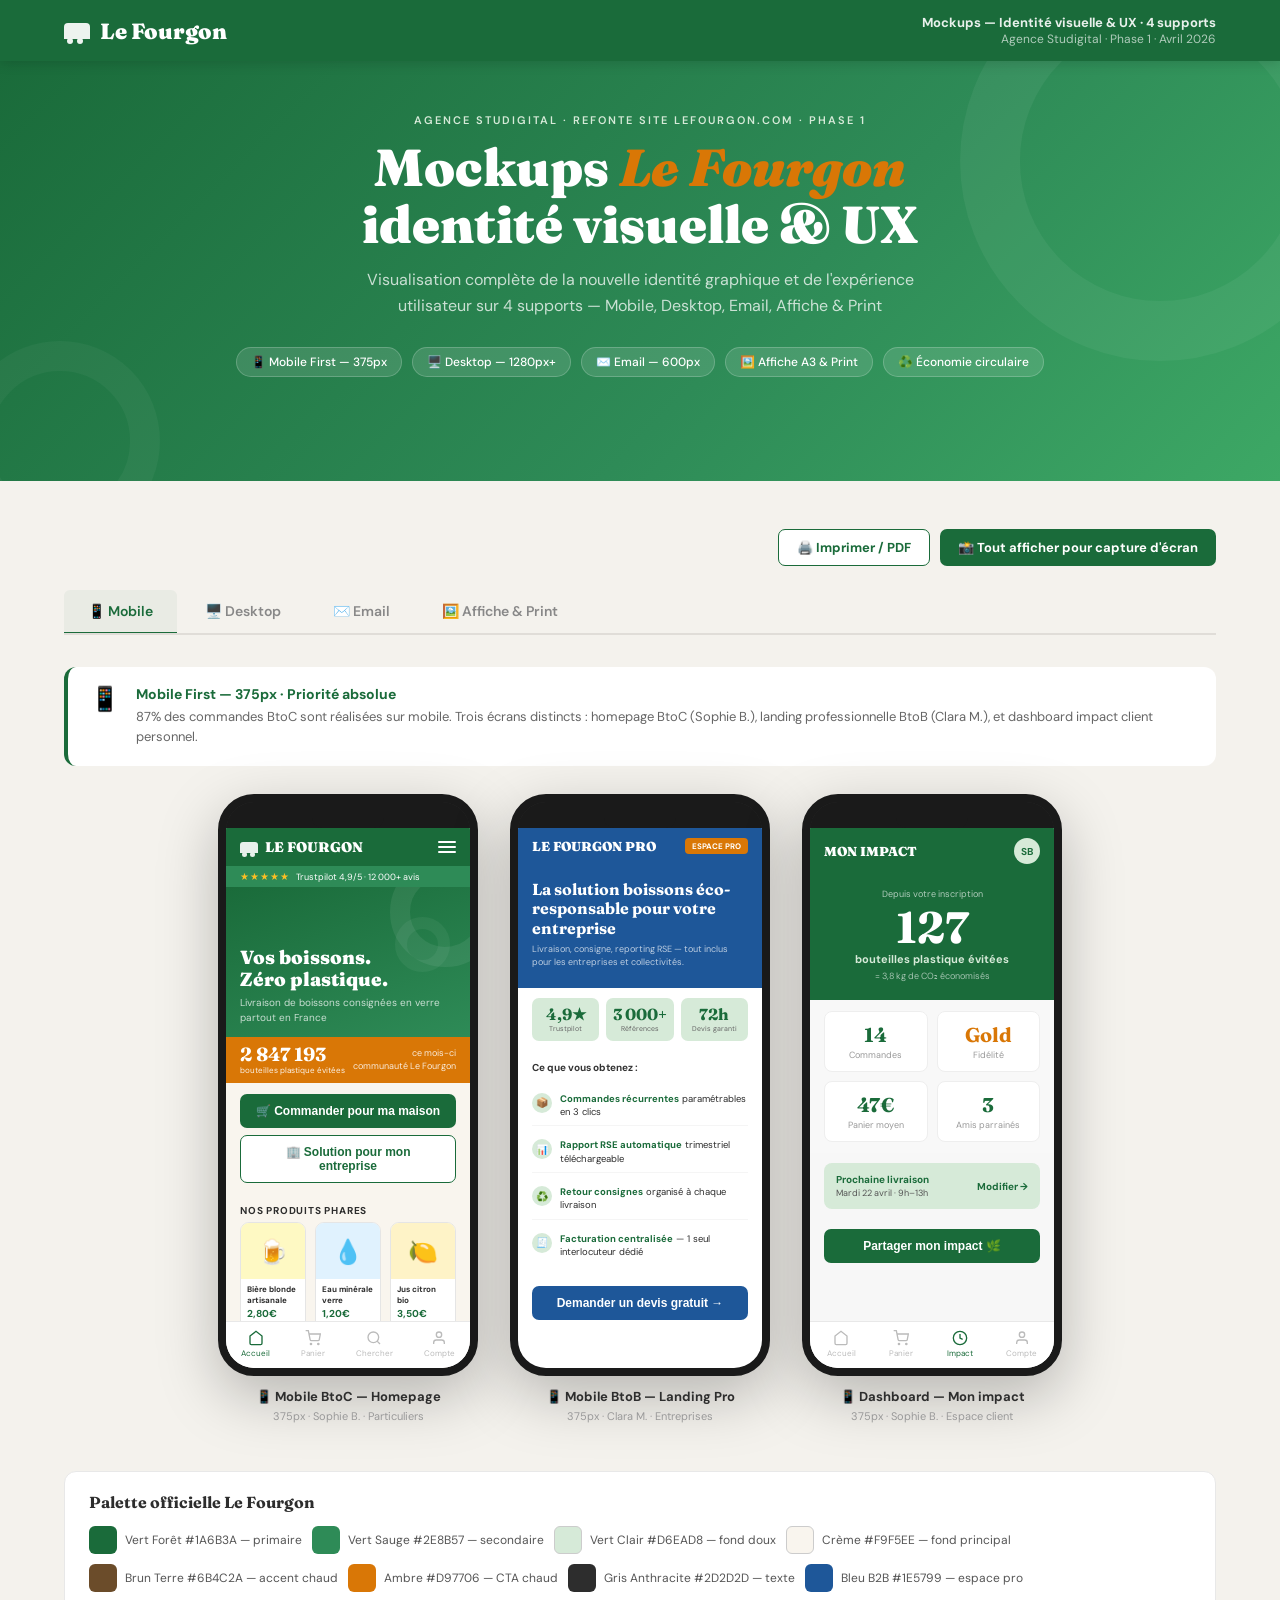
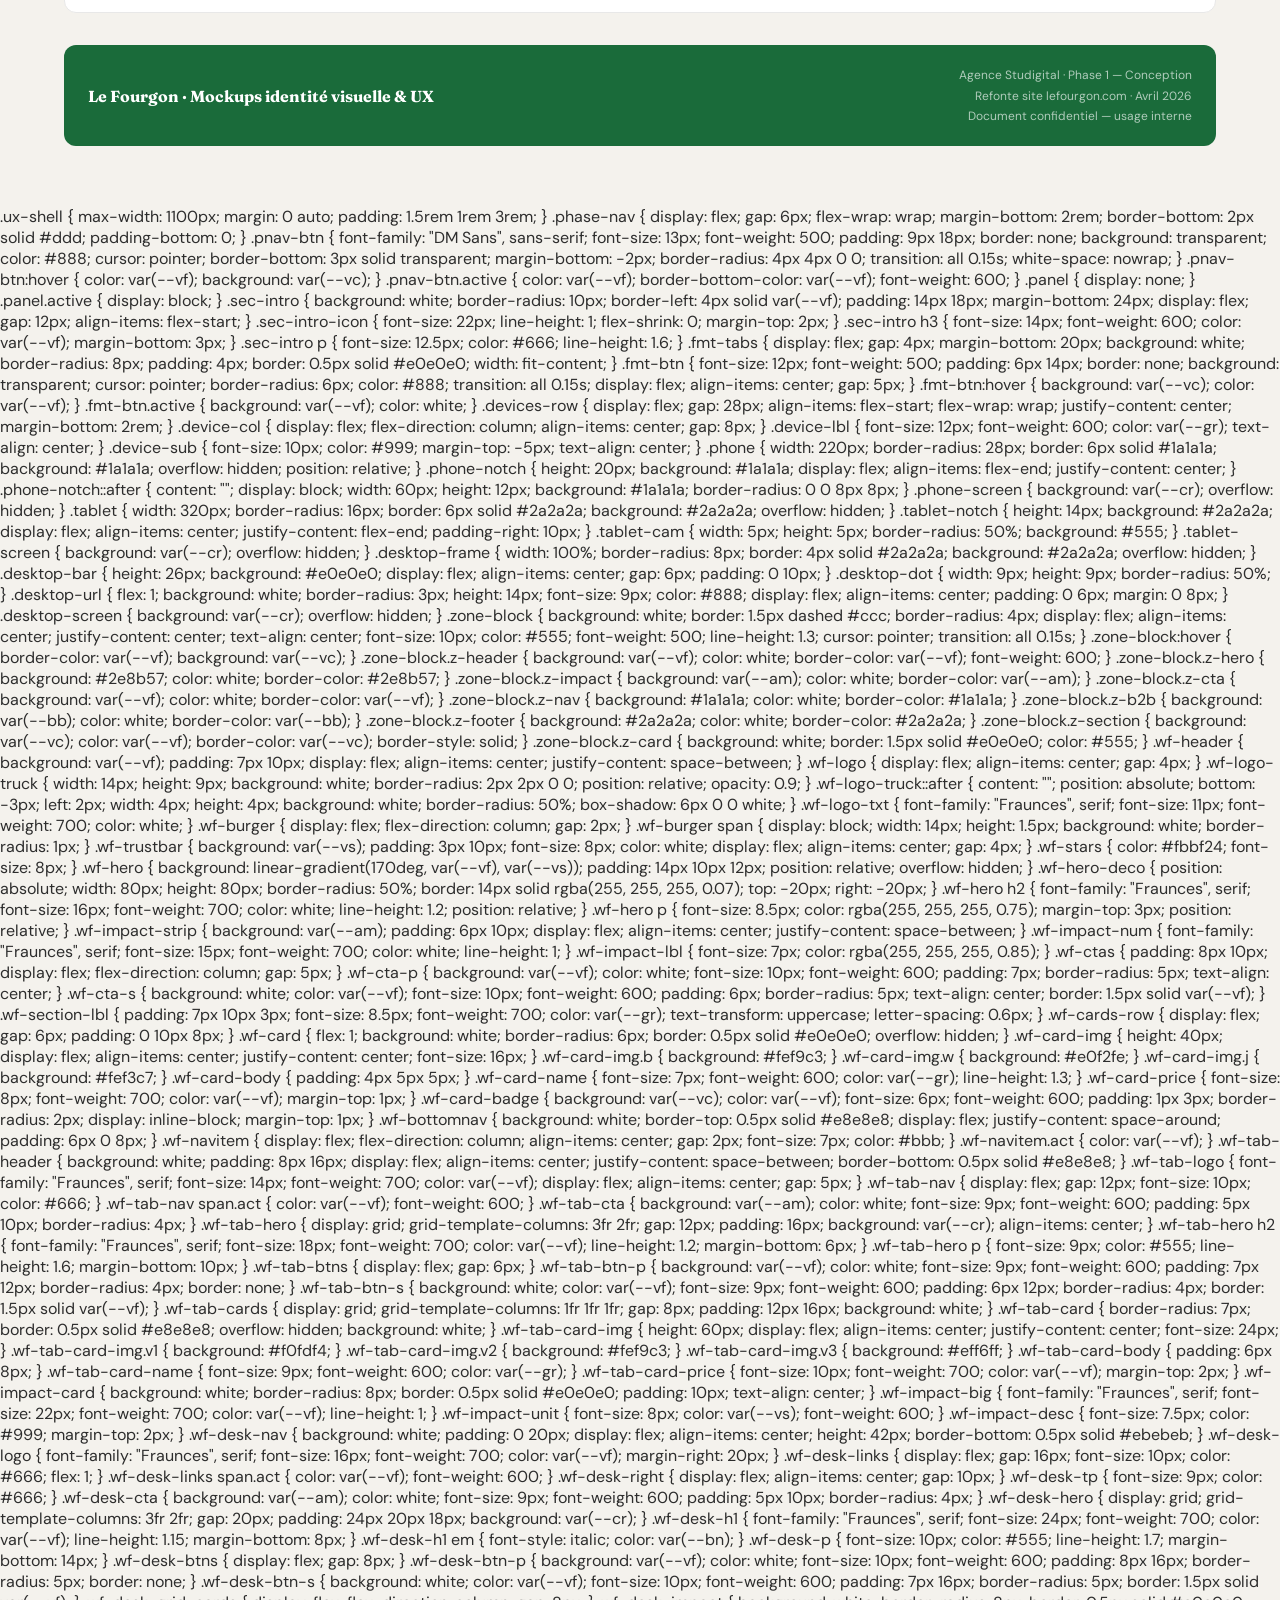
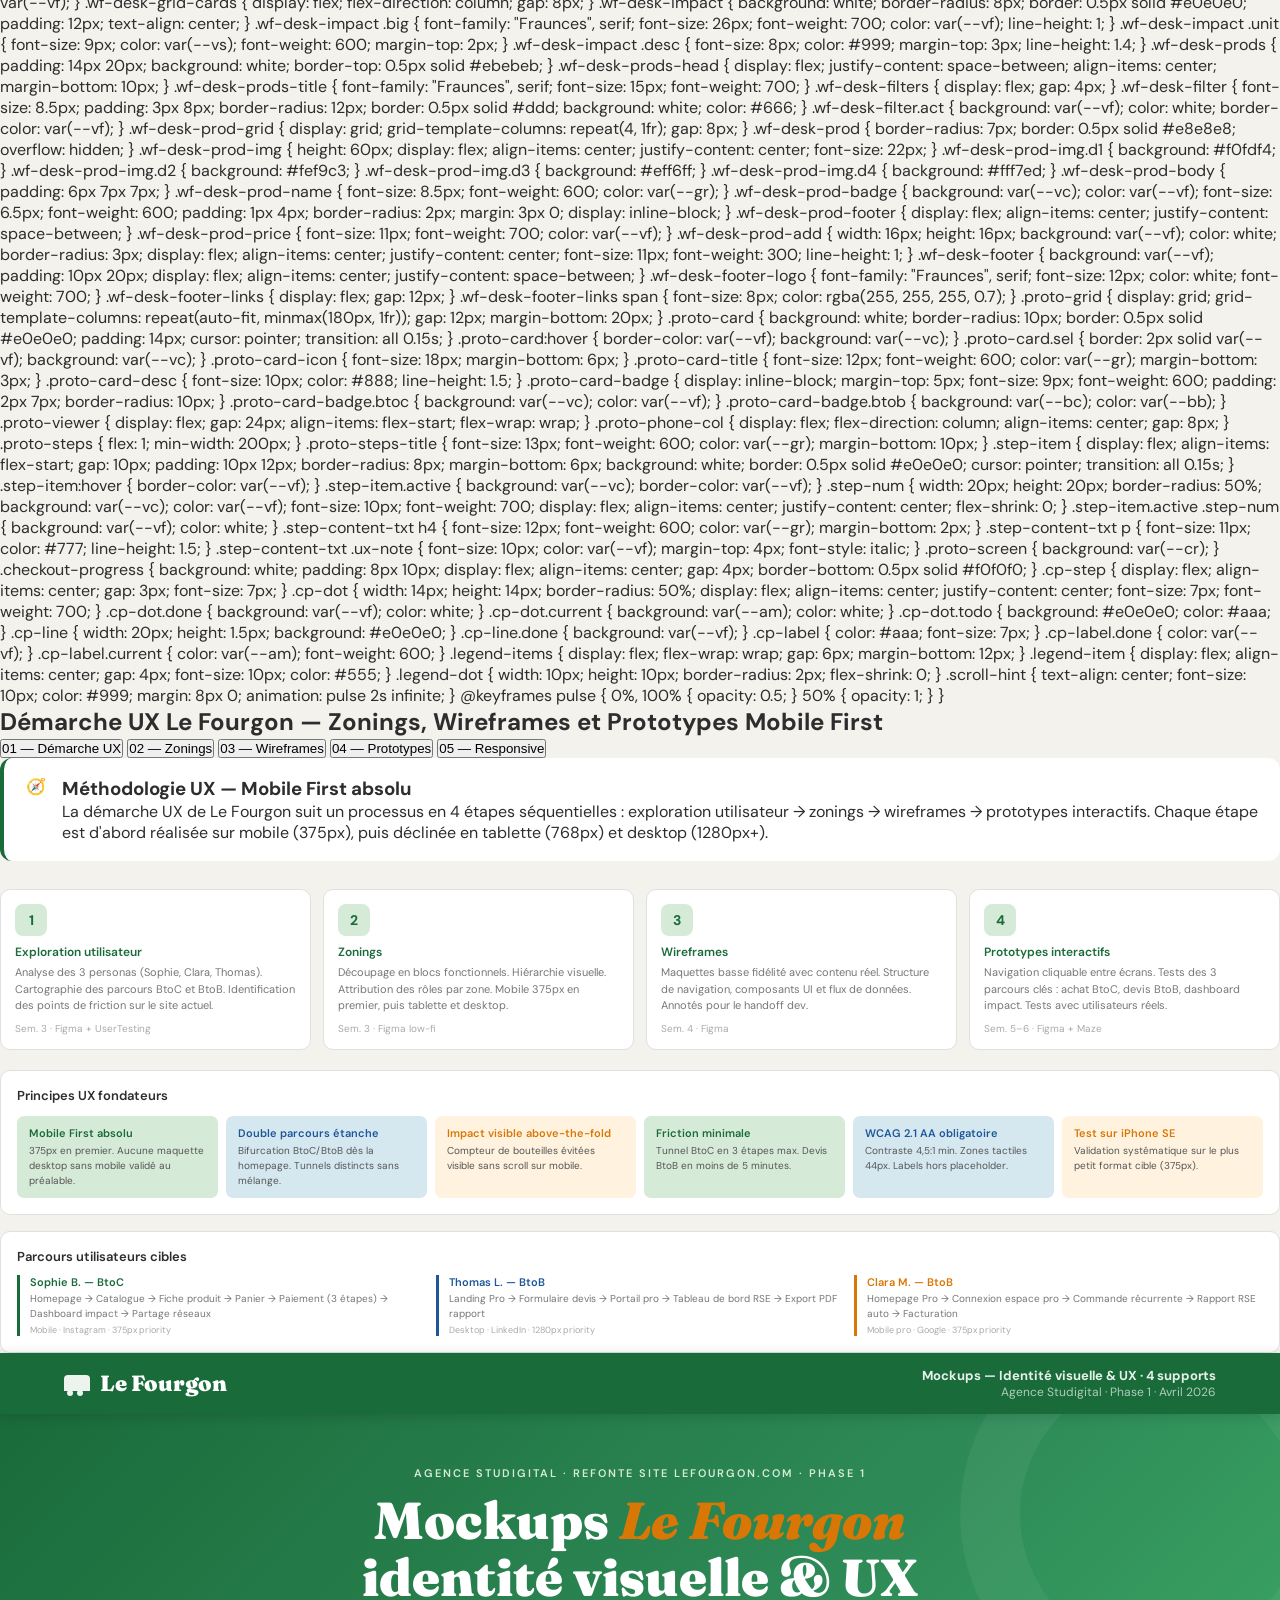
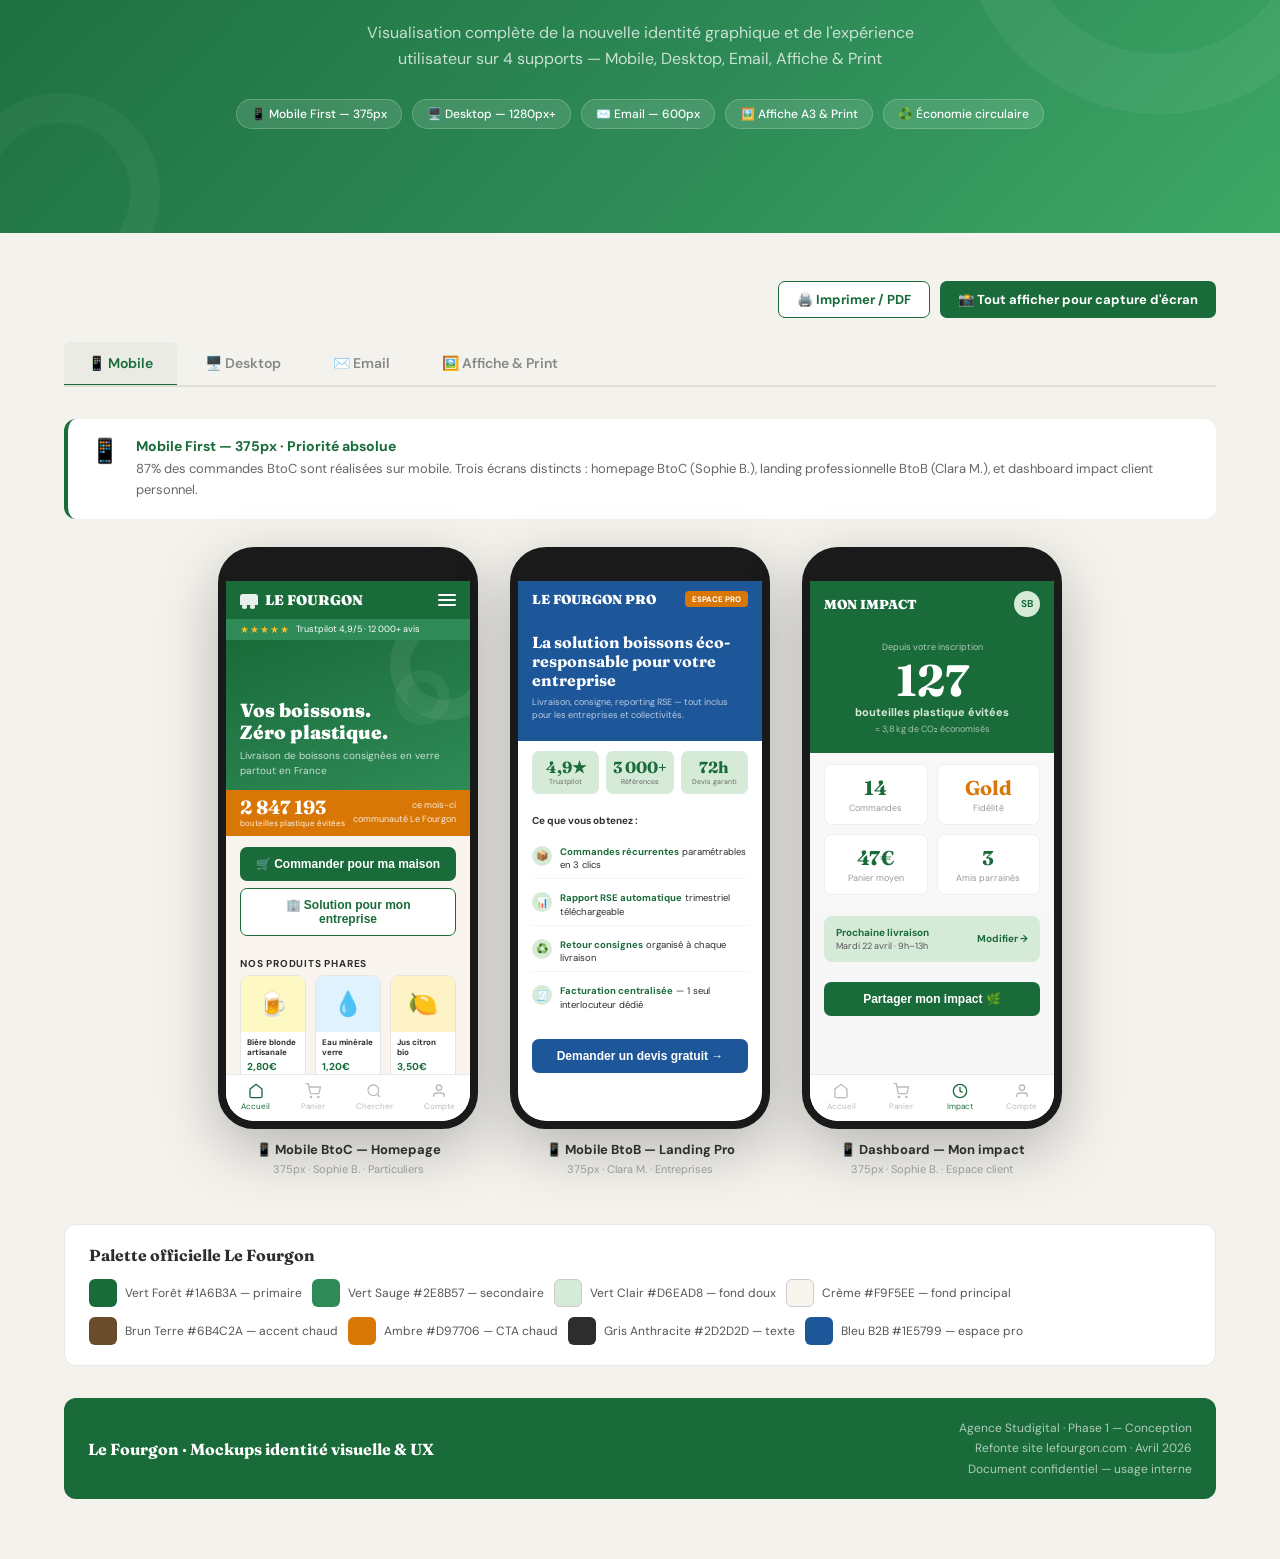
<file: pages/ux.html>
<!doctype html>
<html lang="fr">
  <head>
    <meta charset="UTF-8" />
    <meta name="viewport" content="width=device-width, initial-scale=1.0" />
    <title>Le Fourgon — Mockups · Agence Studigital 2026</title>
    <link rel="preconnect" href="https://fonts.googleapis.com" />
    <link
      href="https://fonts.googleapis.com/css2?family=Fraunces:ital,wght@0,700;0,900;1,400&family=DM+Sans:wght@400;500;600&display=swap"
      rel="stylesheet"
    />
    <style>
      * ,
      *::before,
      *::after {
        box-sizing: border-box;
        margin: 0;
        padding: 0;
      }
      html {
        font-size: 16px;
      }
      body {
        font-family: "DM Sans", sans-serif;
        background: #f4f2ed;
        color: #2d2d2d;
        min-height: 100vh;
      }
      :root {
        --vf: #1a6b3a;
        --vs: #2e8b57;
        --vc: #d6ead8;
        --cr: #f9f5ee;
        --bn: #6b4c2a;
        --bl: #ffffff;
        --gr: #2d2d2d;
        --am: #d97706;
        --bb: #1e5799;
        --bc: #d5e8f0;
      }
      .shell {
        max-width: 1200px;
        margin: 0 auto;
        padding: 0 24px 60px;
      }
      .page-header {
        background: var(--vf);
        position: sticky;
        top: 0;
        z-index: 100;
        box-shadow: 0 2px 12px rgba(0, 0, 0, 0.15);
      }
      .phi {
        max-width: 1200px;
        margin: 0 auto;
        padding: 14px 24px;
        display: flex;
        align-items: center;
        justify-content: space-between;
      }
      .ph-logo {
        font-family: "Fraunces", serif;
        font-weight: 900;
        font-size: 22px;
        color: white;
        display: flex;
        align-items: center;
        gap: 10px;
      }
      .ph-truck {
        width: 26px;
        height: 16px;
        background: white;
        border-radius: 4px 4px 0 0;
        position: relative;
        opacity: 0.92;
      }
      .ph-truck::after {
        content: "";
        position: absolute;
        bottom: -5px;
        left: 3px;
        width: 6px;
        height: 6px;
        background: white;
        border-radius: 50%;
        box-shadow: 10px 0 0 white;
      }
      .ph-meta {
        font-size: 12px;
        color: rgba(255, 255, 255, 0.65);
        text-align: right;
      }
      .ph-meta strong {
        color: rgba(255, 255, 255, 0.9);
        display: block;
        font-size: 13px;
      }
      .hero {
        background: linear-gradient(
          135deg,
          var(--vf) 0%,
          var(--vs) 60%,
          #3da865 100%
        );
        padding: 52px 0 44px;
        text-align: center;
        position: relative;
        overflow: hidden;
        margin-bottom: 48px;
      }
      .hero::before {
        content: "";
        position: absolute;
        width: 400px;
        height: 400px;
        border-radius: 50%;
        border: 60px solid rgba(255, 255, 255, 0.05);
        top: -100px;
        right: -80px;
      }
      .hero::after {
        content: "";
        position: absolute;
        width: 200px;
        height: 200px;
        border-radius: 50%;
        border: 30px solid rgba(255, 255, 255, 0.04);
        bottom: -60px;
        left: -40px;
      }
      .h-eye {
        font-size: 11px;
        font-weight: 600;
        letter-spacing: 2px;
        text-transform: uppercase;
        color: var(--vc);
        margin-bottom: 12px;
        position: relative;
      }
      .h-t {
        font-family: "Fraunces", serif;
        font-weight: 900;
        font-size: clamp(32px, 5vw, 52px);
        color: white;
        line-height: 1.1;
        margin-bottom: 14px;
        position: relative;
      }
      .h-t em {
        font-style: italic;
        color: var(--am);
      }
      .h-s {
        font-size: 16px;
        color: rgba(255, 255, 255, 0.75);
        max-width: 560px;
        margin: 0 auto 28px;
        line-height: 1.6;
        position: relative;
      }
      .h-badges {
        display: flex;
        gap: 10px;
        justify-content: center;
        flex-wrap: wrap;
        position: relative;
      }
      .h-badge {
        background: rgba(255, 255, 255, 0.12);
        border: 1px solid rgba(255, 255, 255, 0.2);
        color: white;
        font-size: 12px;
        font-weight: 500;
        padding: 6px 14px;
        border-radius: 20px;
      }
      .tab-section {
        margin-bottom: 48px;
      }
      .tab-header {
        display: flex;
        gap: 4px;
        margin-bottom: 32px;
        border-bottom: 2px solid #e0ddd8;
        padding-bottom: 0;
        overflow-x: auto;
      }
      .tab-btn {
        font-family: "DM Sans", sans-serif;
        font-size: 14px;
        font-weight: 600;
        padding: 12px 24px;
        border: none;
        background: transparent;
        color: #888;
        cursor: pointer;
        border-bottom: 3px solid transparent;
        margin-bottom: -2px;
        border-radius: 6px 6px 0 0;
        white-space: nowrap;
        transition: all 0.18s;
        display: flex;
        align-items: center;
        gap: 8px;
      }
      .tab-btn:hover {
        color: var(--vf);
        background: rgba(26, 107, 58, 0.06);
      }
      .tab-btn.active {
        color: var(--vf);
        border-bottom-color: var(--vf);
        background: rgba(26, 107, 58, 0.05);
      }
      .tab-panel {
        display: none;
        animation: fi 0.25s ease;
      }
      .tab-panel.active {
        display: block;
      }
      @keyframes fi {
        from {
          opacity: 0;
          transform: translateY(6px);
        }
        to {
          opacity: 1;
          transform: translateY(0);
        }
      }
      .sec-intro {
        display: flex;
        align-items: flex-start;
        gap: 16px;
        background: white;
        border-radius: 12px;
        padding: 18px 22px;
        margin-bottom: 28px;
        border-left: 4px solid var(--vf);
      }
      .si-icon {
        font-size: 24px;
        line-height: 1;
        margin-top: 2px;
      }
      .si-text h3 {
        font-size: 14px;
        font-weight: 700;
        color: var(--vf);
        margin-bottom: 4px;
      }
      .si-text p {
        font-size: 13px;
        color: #666;
        line-height: 1.6;
      }
      .dev-grid {
        display: flex;
        gap: 32px;
        justify-content: center;
        align-items: flex-start;
        flex-wrap: wrap;
      }
      .dev-col {
        display: flex;
        flex-direction: column;
        align-items: center;
        gap: 12px;
      }
      .dev-label {
        font-size: 13px;
        font-weight: 700;
        color: var(--gr);
        text-align: center;
      }
      .dev-sub {
        font-size: 11px;
        color: #999;
        text-align: center;
        margin-top: -8px;
      }
      /* Phone */
      .pf {
        width: 260px;
        border-radius: 36px;
        border: 8px solid #1a1a1a;
        background: #1a1a1a;
        box-shadow:
          0 20px 60px rgba(0, 0, 0, 0.25),
          inset 0 0 0 1px #333;
        overflow: hidden;
      }
      .pn {
        background: #1a1a1a;
        height: 26px;
        display: flex;
        align-items: flex-end;
        justify-content: center;
      }
      .pp {
        width: 72px;
        height: 14px;
        background: #1a1a1a;
        border-radius: 0 0 10px 10px;
      }
      .ps {
        height: 540px;
        overflow: hidden;
        position: relative;
      }
      /* Mobile common */
      .mh {
        background: var(--vf);
        padding: 10px 14px;
        display: flex;
        align-items: center;
        justify-content: space-between;
      }
      .ml {
        font-family: "Fraunces", serif;
        font-weight: 900;
        font-size: 14px;
        color: white;
        display: flex;
        align-items: center;
        gap: 7px;
      }
      .mt2 {
        width: 18px;
        height: 11px;
        background: white;
        border-radius: 3px 3px 0 0;
        position: relative;
        opacity: 0.9;
      }
      .mt2::after {
        content: "";
        position: absolute;
        bottom: -4px;
        left: 2px;
        width: 5px;
        height: 5px;
        background: white;
        border-radius: 50%;
        box-shadow: 8px 0 0 white;
      }
      .mhb {
        display: flex;
        flex-direction: column;
        gap: 3.5px;
      }
      .mhb span {
        display: block;
        width: 18px;
        height: 1.5px;
        background: white;
        border-radius: 2px;
      }
      .mtr {
        background: var(--vs);
        padding: 4px 14px;
        display: flex;
        align-items: center;
        gap: 6px;
      }
      .mts {
        color: #fbbf24;
        font-size: 10px;
        letter-spacing: 1px;
      }
      .mtt {
        font-size: 9px;
        color: white;
      }
      /* BtoC hero */
      .mhero {
        height: 150px;
        background: linear-gradient(160deg, var(--vf) 0%, var(--vs) 100%);
        position: relative;
        overflow: hidden;
        padding: 16px 14px 12px;
        display: flex;
        flex-direction: column;
        justify-content: flex-end;
      }
      .md1 {
        position: absolute;
        top: -30px;
        right: -30px;
        width: 110px;
        height: 110px;
        border-radius: 50%;
        border: 20px solid rgba(255, 255, 255, 0.07);
      }
      .md2 {
        position: absolute;
        top: 30px;
        right: 20px;
        width: 55px;
        height: 55px;
        border-radius: 50%;
        border: 12px solid rgba(255, 255, 255, 0.05);
      }
      .mh1 {
        font-family: "Fraunces", serif;
        font-weight: 900;
        font-size: 19px;
        color: white;
        line-height: 1.15;
        position: relative;
      }
      .mhs {
        font-size: 10px;
        color: rgba(255, 255, 255, 0.75);
        margin-top: 4px;
        line-height: 1.5;
        position: relative;
      }
      .mis {
        background: var(--am);
        padding: 8px 14px;
        display: flex;
        align-items: center;
        justify-content: space-between;
      }
      .min {
        font-family: "Fraunces", serif;
        font-weight: 700;
        font-size: 19px;
        color: white;
        line-height: 1;
      }
      .mil {
        font-size: 8px;
        color: white;
        opacity: 0.9;
        margin-top: 1px;
      }
      .mir {
        text-align: right;
        font-size: 9px;
        color: rgba(255, 255, 255, 0.85);
        line-height: 1.5;
      }
      .mca {
        padding: 11px 14px;
        display: flex;
        flex-direction: column;
        gap: 7px;
      }
      .mcg {
        background: var(--vf);
        color: white;
        font-size: 12px;
        font-weight: 700;
        padding: 10px 14px;
        border-radius: 7px;
        text-align: center;
        border: none;
        cursor: pointer;
      }
      .mco {
        background: white;
        color: var(--vf);
        font-size: 12px;
        font-weight: 700;
        padding: 9px 14px;
        border-radius: 7px;
        text-align: center;
        border: 1.5px solid var(--vf);
        cursor: pointer;
      }
      .mpl {
        padding: 10px 14px 5px;
        font-size: 10px;
        font-weight: 700;
        color: var(--gr);
        text-transform: uppercase;
        letter-spacing: 0.8px;
      }
      .mpr {
        display: flex;
        gap: 9px;
        padding: 0 14px 12px;
      }
      .mpc {
        flex: 1;
        background: white;
        border-radius: 9px;
        border: 0.5px solid #e5e5e5;
        overflow: hidden;
      }
      .mpi {
        height: 56px;
        display: flex;
        align-items: center;
        justify-content: center;
        font-size: 24px;
      }
      .mpi.be {
        background: #fef9c3;
      }
      .mpi.wa {
        background: #e0f2fe;
      }
      .mpi.ju {
        background: #fef3c7;
      }
      .mpb {
        padding: 5px 6px 7px;
      }
      .mpn {
        font-size: 8px;
        font-weight: 700;
        color: var(--gr);
        line-height: 1.3;
      }
      .mpp {
        font-size: 10px;
        font-weight: 700;
        color: var(--vf);
        margin-top: 2px;
      }
      .mpbg {
        background: var(--vc);
        color: var(--vf);
        font-size: 7px;
        font-weight: 700;
        padding: 1px 4px;
        border-radius: 3px;
        margin-top: 3px;
        display: inline-block;
      }
      .mbn {
        position: absolute;
        bottom: 0;
        left: 0;
        right: 0;
        background: white;
        border-top: 0.5px solid #e8e8e8;
        display: flex;
        justify-content: space-around;
        padding: 8px 0 10px;
      }
      .mni {
        display: flex;
        flex-direction: column;
        align-items: center;
        gap: 2px;
        font-size: 8px;
        color: #bbb;
      }
      .mni.act {
        color: var(--vf);
      }
      /* B2B */
      .mb2bh {
        background: var(--bb);
        padding: 10px 14px;
        display: flex;
        align-items: center;
        justify-content: space-between;
      }
      .mb2bl {
        font-family: "Fraunces", serif;
        font-weight: 900;
        font-size: 13px;
        color: white;
      }
      .mb2bp {
        background: var(--am);
        color: white;
        font-size: 8px;
        font-weight: 700;
        padding: 3px 7px;
        border-radius: 4px;
      }
      .mb2bz {
        background: var(--bb);
        padding: 16px 14px 18px;
      }
      .mb2bz h2 {
        font-family: "Fraunces", serif;
        font-size: 16px;
        font-weight: 700;
        color: white;
        line-height: 1.2;
      }
      .mb2bz p {
        font-size: 9px;
        color: rgba(255, 255, 255, 0.7);
        margin-top: 5px;
        line-height: 1.5;
      }
      .mb2bk {
        display: flex;
        gap: 7px;
        padding: 10px 14px;
        background: white;
      }
      .mb2bki {
        flex: 1;
        background: var(--vc);
        border-radius: 7px;
        padding: 8px 6px;
        text-align: center;
      }
      .mb2bki .v {
        font-family: "Fraunces", serif;
        font-size: 16px;
        font-weight: 700;
        color: var(--vf);
        line-height: 1;
      }
      .mb2bki .l {
        font-size: 7px;
        color: #666;
        margin-top: 2px;
        line-height: 1.3;
      }
      .mb2bfz {
        padding: 10px 14px;
        background: white;
        display: flex;
        flex-direction: column;
        gap: 7px;
      }
      .mb2bf {
        display: flex;
        align-items: flex-start;
        gap: 8px;
        padding: 6px 0;
        border-bottom: 0.5px solid #f5f5f5;
      }
      .mb2bf:last-child {
        border-bottom: none;
      }
      .mb2bd {
        width: 20px;
        height: 20px;
        flex-shrink: 0;
        border-radius: 50%;
        background: var(--vc);
        display: flex;
        align-items: center;
        justify-content: center;
        font-size: 10px;
      }
      .mb2bf p {
        font-size: 9.5px;
        color: var(--gr);
        line-height: 1.4;
      }
      .mb2bf strong {
        color: var(--vf);
        font-weight: 700;
      }
      .mb2bc {
        padding: 11px 14px;
        background: white;
      }
      .mb2bc button {
        width: 100%;
        background: var(--bb);
        color: white;
        font-size: 12px;
        font-weight: 700;
        padding: 10px;
        border-radius: 7px;
        border: none;
        cursor: pointer;
      }
      /* Dashboard */
      .mdh {
        background: var(--vf);
        padding: 10px 14px;
        display: flex;
        align-items: center;
        justify-content: space-between;
      }
      .mdl {
        font-family: "Fraunces", serif;
        font-weight: 900;
        font-size: 13px;
        color: white;
      }
      .mda {
        width: 26px;
        height: 26px;
        border-radius: 50%;
        background: var(--vc);
        display: flex;
        align-items: center;
        justify-content: center;
        font-size: 10px;
        font-weight: 700;
        color: var(--vf);
      }
      .mdhz {
        background: var(--vf);
        padding: 14px 14px 18px;
        text-align: center;
      }
      .mdhl {
        font-size: 9px;
        color: rgba(255, 255, 255, 0.65);
        margin-bottom: 5px;
      }
      .mdbig {
        font-family: "Fraunces", serif;
        font-weight: 700;
        font-size: 44px;
        color: white;
        line-height: 1;
      }
      .mdun {
        font-size: 11px;
        color: var(--vc);
        font-weight: 700;
        margin-top: 3px;
      }
      .mdco {
        font-size: 9px;
        color: rgba(255, 255, 255, 0.6);
        margin-top: 4px;
      }
      .mdg {
        display: grid;
        grid-template-columns: 1fr 1fr;
        gap: 9px;
        padding: 11px 14px;
        background: #f8f8f8;
      }
      .mdc {
        background: white;
        border-radius: 8px;
        padding: 10px;
        text-align: center;
        border: 0.5px solid #eee;
      }
      .mdc .val {
        font-family: "Fraunces", serif;
        font-size: 20px;
        font-weight: 700;
        color: var(--vf);
      }
      .mdc .val.gold {
        color: var(--am);
      }
      .mdc .lbl {
        font-size: 9px;
        color: #999;
        margin-top: 2px;
      }
      .mdnx {
        margin: 0 14px;
        background: var(--vc);
        border-radius: 8px;
        padding: 10px 12px;
        display: flex;
        align-items: center;
        justify-content: space-between;
      }
      .mdnl {
        font-size: 10px;
        font-weight: 700;
        color: var(--vf);
      }
      .mdnd {
        font-size: 9px;
        color: #555;
        margin-top: 1px;
      }
      .mdnr {
        font-size: 10px;
        color: var(--vf);
        font-weight: 700;
      }
      .mdsh {
        padding: 10px 14px;
      }
      .mdsh button {
        width: 100%;
        background: var(--vf);
        color: white;
        font-size: 12px;
        font-weight: 700;
        padding: 10px;
        border-radius: 7px;
        border: none;
        cursor: pointer;
      }
      /* Desktop */
      .dw {
        background: white;
        border-radius: 14px;
        box-shadow:
          0 20px 60px rgba(0, 0, 0, 0.12),
          0 4px 16px rgba(0, 0, 0, 0.08);
        overflow: hidden;
        border: 1px solid #e0e0e0;
      }
      .dtb {
        background: #ebebeb;
        padding: 9px 14px;
        display: flex;
        align-items: center;
        gap: 12px;
      }
      .dots {
        display: flex;
        gap: 6px;
      }
      .dot {
        width: 12px;
        height: 12px;
        border-radius: 50%;
      }
      .dot.r {
        background: #ff5f57;
      }
      .dot.y {
        background: #ffbd2e;
      }
      .dot.g {
        background: #28ca40;
      }
      .durl {
        flex: 1;
        background: white;
        border-radius: 5px;
        padding: 4px 10px;
        font-size: 11px;
        color: #666;
        display: flex;
        align-items: center;
        gap: 5px;
        border: 0.5px solid #ddd;
      }
      .dnav {
        display: flex;
        align-items: center;
        justify-content: space-between;
        padding: 0 28px;
        height: 58px;
        background: white;
        border-bottom: 0.5px solid #ebebeb;
      }
      .dnl {
        font-family: "Fraunces", serif;
        font-weight: 900;
        font-size: 20px;
        color: var(--vf);
        display: flex;
        align-items: center;
        gap: 8px;
        text-decoration: none;
      }
      .dnt {
        width: 24px;
        height: 14px;
        background: var(--vf);
        border-radius: 4px 4px 0 0;
        position: relative;
      }
      .dnt::after {
        content: "";
        position: absolute;
        bottom: -5px;
        left: 3px;
        width: 6px;
        height: 6px;
        background: var(--vf);
        border-radius: 50%;
        box-shadow: 9px 0 0 var(--vf);
      }
      .dnls {
        display: flex;
        gap: 24px;
        font-size: 13px;
        font-weight: 500;
        color: #555;
      }
      .dnls a {
        text-decoration: none;
        color: inherit;
        padding-bottom: 3px;
        border-bottom: 2px solid transparent;
      }
      .dnls a:hover {
        color: var(--vf);
      }
      .dnls a.act {
        color: var(--vf);
        border-bottom-color: var(--vf);
      }
      .dnr {
        display: flex;
        align-items: center;
        gap: 12px;
      }
      .dtp {
        display: flex;
        align-items: center;
        gap: 4px;
        font-size: 11px;
        color: #555;
      }
      .dtps {
        color: var(--am);
        font-size: 12px;
      }
      .ddb {
        background: var(--am);
        color: white;
        font-size: 12px;
        font-weight: 700;
        padding: 8px 16px;
        border-radius: 6px;
        border: none;
        cursor: pointer;
        white-space: nowrap;
      }
      .dhero {
        display: grid;
        grid-template-columns: 3fr 2fr;
        gap: 32px;
        align-items: center;
        padding: 40px 28px 32px;
        background: var(--cr);
      }
      .dh1 {
        font-family: "Fraunces", serif;
        font-weight: 900;
        font-size: 36px;
        color: var(--vf);
        line-height: 1.1;
        margin-bottom: 12px;
      }
      .dh1 em {
        font-style: italic;
        color: var(--bn);
      }
      .dhp {
        font-size: 14px;
        color: #555;
        line-height: 1.7;
        max-width: 420px;
        margin-bottom: 20px;
      }
      .dhb {
        display: flex;
        gap: 10px;
      }
      .dbp {
        background: var(--vf);
        color: white;
        font-size: 13px;
        font-weight: 700;
        padding: 11px 22px;
        border-radius: 7px;
        border: none;
        cursor: pointer;
      }
      .dbo {
        background: transparent;
        color: var(--vf);
        font-size: 13px;
        font-weight: 700;
        padding: 10px 22px;
        border-radius: 7px;
        border: 1.5px solid var(--vf);
        cursor: pointer;
      }
      .dhc {
        display: flex;
        flex-direction: column;
        gap: 12px;
      }
      .dic {
        background: white;
        border-radius: 12px;
        border: 0.5px solid #e0e0e0;
        padding: 16px 18px;
        text-align: center;
      }
      .dic .big {
        font-family: "Fraunces", serif;
        font-size: 32px;
        font-weight: 700;
        color: var(--vf);
        line-height: 1;
      }
      .dic .unit {
        font-size: 11px;
        color: var(--vs);
        font-weight: 700;
        margin-top: 2px;
      }
      .dic .desc {
        font-size: 10px;
        color: #999;
        margin-top: 4px;
        line-height: 1.4;
      }
      .dic.tp {
        border-left: 3px solid var(--am);
      }
      .dic.tp .big {
        font-size: 24px;
        color: var(--am);
      }
      .dprod {
        padding: 24px 28px;
        background: white;
        border-top: 0.5px solid #ebebeb;
      }
      .dph {
        display: flex;
        align-items: center;
        justify-content: space-between;
        margin-bottom: 14px;
      }
      .dpt {
        font-family: "Fraunces", serif;
        font-size: 20px;
        font-weight: 700;
        color: var(--gr);
      }
      .dfr {
        display: flex;
        gap: 6px;
        align-items: center;
      }
      .df {
        font-size: 11px;
        font-weight: 600;
        padding: 5px 13px;
        border-radius: 20px;
        border: 1px solid #ddd;
        background: white;
        color: #666;
        cursor: pointer;
      }
      .df:hover,
      .df.act {
        background: var(--vf);
        color: white;
        border-color: var(--vf);
      }
      .dva {
        font-size: 12px;
        font-weight: 700;
        color: var(--vs);
        cursor: pointer;
      }
      .dpg {
        display: grid;
        grid-template-columns: repeat(4, 1fr);
        gap: 14px;
      }
      .dpc {
        border: 0.5px solid #e8e8e8;
        border-radius: 10px;
        overflow: hidden;
        background: white;
      }
      .dpi {
        height: 88px;
        display: flex;
        align-items: center;
        justify-content: center;
        font-size: 36px;
      }
      .dpi.v1 {
        background: #f0fdf4;
      }
      .dpi.v2 {
        background: #fef9c3;
      }
      .dpi.v3 {
        background: #eff6ff;
      }
      .dpi.v4 {
        background: #fff7ed;
      }
      .dpb {
        padding: 10px 11px 12px;
      }
      .dpn {
        font-size: 12px;
        font-weight: 700;
        color: var(--gr);
        margin-bottom: 2px;
      }
      .dpv {
        font-size: 10px;
        color: #aaa;
      }
      .dpbg {
        background: var(--vc);
        color: var(--vf);
        font-size: 8px;
        font-weight: 700;
        padding: 2px 5px;
        border-radius: 3px;
        display: inline-block;
        margin: 5px 0;
      }
      .dpf {
        display: flex;
        align-items: center;
        justify-content: space-between;
        margin-top: 4px;
      }
      .dpp {
        font-size: 15px;
        font-weight: 700;
        color: var(--vf);
      }
      .dpa {
        width: 22px;
        height: 22px;
        background: var(--vf);
        color: white;
        border-radius: 5px;
        border: none;
        cursor: pointer;
        font-size: 18px;
        line-height: 1;
        font-weight: 300;
        display: flex;
        align-items: center;
        justify-content: center;
      }
      .dfoot {
        background: var(--vf);
        padding: 14px 28px;
        display: flex;
        align-items: center;
        justify-content: space-between;
      }
      .dfc {
        font-size: 11px;
        color: rgba(255, 255, 255, 0.6);
      }
      .dfl {
        display: flex;
        gap: 16px;
      }
      .dfl a {
        font-size: 11px;
        color: rgba(255, 255, 255, 0.75);
        text-decoration: none;
      }
      /* Email */
      .ecw {
        max-width: 700px;
        margin: 0 auto;
        background: #f8f8f8;
        border-radius: 12px;
        border: 0.5px solid #ddd;
        overflow: hidden;
        box-shadow: 0 12px 40px rgba(0, 0, 0, 0.1);
      }
      .etb {
        background: #2c2c2c;
        padding: 10px 16px;
        display: flex;
        align-items: center;
        justify-content: space-between;
      }
      .etbd {
        display: flex;
        gap: 6px;
      }
      .etd {
        width: 11px;
        height: 11px;
        border-radius: 50%;
      }
      .etd.r {
        background: #ff5f57;
      }
      .etd.y {
        background: #ffbd2e;
      }
      .etd.g {
        background: #28ca40;
      }
      .etb span {
        font-size: 11px;
        color: #888;
      }
      .em {
        padding: 12px 16px 10px;
        background: white;
        border-bottom: 0.5px solid #eee;
      }
      .es {
        font-size: 14px;
        font-weight: 700;
        color: #1a1a1a;
        margin-bottom: 5px;
      }
      .ef {
        font-size: 11px;
        color: #999;
      }
      .ef strong {
        color: #555;
        font-weight: 600;
      }
      .ebw {
        max-width: 540px;
        margin: 0 auto;
        background: white;
      }
      .ehe {
        background: var(--vf);
        padding: 22px 28px;
        text-align: center;
      }
      .ehel {
        font-family: "Fraunces", serif;
        font-weight: 900;
        font-size: 22px;
        color: white;
        display: flex;
        align-items: center;
        justify-content: center;
        gap: 10px;
      }
      .eht {
        width: 22px;
        height: 13px;
        background: white;
        border-radius: 3px 3px 0 0;
        position: relative;
        opacity: 0.9;
      }
      .eht::after {
        content: "";
        position: absolute;
        bottom: -4px;
        left: 3px;
        width: 5px;
        height: 5px;
        background: white;
        border-radius: 50%;
        box-shadow: 9px 0 0 white;
      }
      .ehtg {
        font-size: 11px;
        color: rgba(255, 255, 255, 0.65);
        margin-top: 5px;
      }
      .ebo {
        background: var(--cr);
        padding: 22px 28px;
        border-bottom: 0.5px solid #e8e8e8;
      }
      .egr {
        font-size: 15px;
        font-weight: 700;
        color: var(--gr);
        margin-bottom: 9px;
      }
      .ein {
        font-size: 13px;
        color: #555;
        line-height: 1.7;
        margin-bottom: 18px;
      }
      .eib {
        background: white;
        border-radius: 10px;
        border: 0.5px solid var(--vc);
        padding: 18px 20px;
        text-align: center;
        margin-bottom: 18px;
      }
      .ein2 {
        font-family: "Fraunces", serif;
        font-weight: 700;
        font-size: 52px;
        color: var(--vf);
        line-height: 1;
      }
      .eiu {
        font-size: 12px;
        color: var(--vs);
        font-weight: 700;
        margin-top: 3px;
      }
      .eid {
        font-size: 12px;
        color: #888;
        margin-top: 6px;
        line-height: 1.5;
      }
      .ecw2 {
        text-align: center;
      }
      .ecta {
        display: inline-block;
        background: var(--vf);
        color: white;
        font-size: 14px;
        font-weight: 700;
        padding: 13px 32px;
        border-radius: 7px;
        text-decoration: none;
      }
      .epz {
        padding: 20px 28px;
        background: white;
        border-top: 0.5px solid #ebebeb;
      }
      .ept {
        font-family: "Fraunces", serif;
        font-size: 16px;
        font-weight: 700;
        color: var(--gr);
        margin-bottom: 12px;
      }
      .epr {
        display: flex;
        gap: 10px;
      }
      .epc {
        flex: 1;
        border: 0.5px solid #e8e8e8;
        border-radius: 8px;
        overflow: hidden;
        background: var(--cr);
      }
      .epi {
        height: 60px;
        display: flex;
        align-items: center;
        justify-content: center;
        font-size: 26px;
      }
      .epi.a {
        background: #f0fdf4;
      }
      .epi.b {
        background: #fef9c3;
      }
      .epi.c {
        background: #eff6ff;
      }
      .epi2 {
        padding: 7px 9px 8px;
      }
      .epn {
        font-size: 11px;
        font-weight: 700;
        color: var(--gr);
      }
      .epp {
        font-size: 12px;
        font-weight: 700;
        color: var(--vf);
        margin-top: 2px;
      }
      .ecca {
        text-align: center;
        margin-top: 14px;
      }
      .ecca a {
        display: inline-block;
        background: transparent;
        color: var(--vf);
        font-size: 12px;
        font-weight: 700;
        padding: 9px 22px;
        border-radius: 7px;
        border: 1.5px solid var(--vf);
        text-decoration: none;
      }
      .epar {
        background: var(--vc);
        padding: 16px 28px;
        text-align: center;
        border-top: 0.5px solid #cce5cc;
      }
      .epar h4 {
        font-size: 13px;
        font-weight: 700;
        color: var(--vf);
        margin-bottom: 5px;
      }
      .epar p {
        font-size: 12px;
        color: #555;
        margin-bottom: 12px;
      }
      .epar a {
        display: inline-block;
        background: var(--am);
        color: white;
        font-size: 12px;
        font-weight: 700;
        padding: 9px 20px;
        border-radius: 6px;
        text-decoration: none;
      }
      .efoo {
        background: #f5f5f5;
        padding: 16px 28px;
        text-align: center;
        border-top: 0.5px solid #e0e0e0;
      }
      .eso {
        display: flex;
        justify-content: center;
        gap: 10px;
        margin-bottom: 10px;
      }
      .esi {
        width: 28px;
        height: 28px;
        border-radius: 5px;
        display: flex;
        align-items: center;
        justify-content: center;
        font-size: 12px;
        font-weight: 700;
        color: white;
      }
      .efoo p {
        font-size: 10px;
        color: #aaa;
        line-height: 1.7;
      }
      .efoo a {
        color: var(--vs);
        text-decoration: none;
      }
      /* Posters */
      .pgrid {
        display: flex;
        gap: 32px;
        justify-content: center;
        flex-wrap: wrap;
        align-items: flex-start;
      }
      .pcol {
        display: flex;
        flex-direction: column;
        align-items: center;
        gap: 10px;
      }
      .pml {
        font-size: 13px;
        font-weight: 700;
        color: var(--gr);
        text-align: center;
      }
      .psl {
        font-size: 11px;
        color: #999;
        text-align: center;
        margin-top: -6px;
      }
      .pa3 {
        width: 220px;
        height: 308px;
        background: var(--vf);
        border-radius: 6px;
        overflow: hidden;
        position: relative;
        display: flex;
        flex-direction: column;
        box-shadow:
          0 8px 32px rgba(26, 107, 58, 0.3),
          0 2px 8px rgba(0, 0, 0, 0.1);
      }
      .pd1 {
        position: absolute;
        width: 180px;
        height: 180px;
        border-radius: 50%;
        border: 24px solid rgba(255, 255, 255, 0.06);
        top: -50px;
        right: -50px;
      }
      .pd2 {
        position: absolute;
        width: 90px;
        height: 90px;
        border-radius: 50%;
        border: 14px solid rgba(255, 255, 255, 0.04);
        bottom: 70px;
        left: -25px;
      }
      .ptop {
        padding: 16px 16px 0;
        position: relative;
      }
      .plb {
        display: flex;
        align-items: center;
        gap: 7px;
        margin-bottom: 14px;
      }
      .ptr {
        width: 20px;
        height: 12px;
        background: white;
        border-radius: 3px 3px 0 0;
        position: relative;
        opacity: 0.9;
      }
      .ptr::after {
        content: "";
        position: absolute;
        bottom: -4px;
        left: 2px;
        width: 5px;
        height: 5px;
        background: white;
        border-radius: 50%;
        box-shadow: 8px 0 0 white;
      }
      .pbr {
        font-family: "Fraunces", serif;
        font-weight: 900;
        font-size: 14px;
        color: white;
      }
      .phd {
        font-family: "Fraunces", serif;
        font-weight: 900;
        font-size: 23px;
        color: white;
        line-height: 1.15;
      }
      .phd em {
        font-style: italic;
        color: var(--am);
      }
      .psd {
        font-size: 9px;
        color: rgba(255, 255, 255, 0.7);
        margin-top: 5px;
        line-height: 1.5;
      }
      .pbz {
        flex: 1;
        display: flex;
        align-items: center;
        justify-content: center;
        position: relative;
        padding: 8px;
      }
      .pbr2 {
        display: flex;
        gap: 10px;
        align-items: flex-end;
      }
      .pbot {
        display: flex;
        flex-direction: column;
        align-items: center;
      }
      .pcap {
        width: 11px;
        height: 4px;
        background: rgba(255, 255, 255, 0.5);
        border-radius: 1px 1px 0 0;
      }
      .pnck {
        width: 9px;
        height: 11px;
        background: rgba(255, 255, 255, 0.15);
        border: 1px solid rgba(255, 255, 255, 0.2);
        border-bottom: none;
        border-radius: 2px 2px 0 0;
      }
      .pbdy {
        width: 24px;
        border-radius: 4px 4px 2px 2px;
      }
      .pbdy.tall {
        height: 72px;
      }
      .pbdy.med {
        height: 58px;
      }
      .pbdy.short {
        height: 46px;
      }
      .pbdy.ab {
        background: rgba(215, 119, 6, 0.45);
        border: 1px solid rgba(215, 119, 6, 0.55);
      }
      .pbdy.gb {
        background: rgba(255, 255, 255, 0.18);
        border: 1px solid rgba(255, 255, 255, 0.28);
      }
      .pbdy.cb {
        background: rgba(255, 255, 255, 0.1);
        border: 1px solid rgba(255, 255, 255, 0.2);
      }
      .pibar {
        background: var(--am);
        padding: 9px 16px;
        display: flex;
        align-items: center;
        justify-content: space-between;
      }
      .pin {
        font-family: "Fraunces", serif;
        font-weight: 700;
        font-size: 20px;
        color: white;
        line-height: 1;
      }
      .piu {
        font-size: 8px;
        color: rgba(255, 255, 255, 0.85);
        margin-top: 1px;
      }
      .pir {
        text-align: right;
        font-size: 8px;
        color: rgba(255, 255, 255, 0.9);
        line-height: 1.6;
      }
      .pfoo {
        background: rgba(0, 0, 0, 0.22);
        padding: 9px 16px;
        display: flex;
        align-items: center;
        justify-content: space-between;
      }
      .purl {
        font-size: 9px;
        color: rgba(255, 255, 255, 0.7);
      }
      .pqb {
        text-align: right;
      }
      .pql {
        font-size: 7px;
        color: rgba(255, 255, 255, 0.5);
        margin-bottom: 3px;
      }
      .pqr {
        width: 28px;
        height: 28px;
        background: white;
        border-radius: 2px;
        display: grid;
        grid-template-columns: repeat(5, 1fr);
        gap: 1px;
        padding: 3px;
      }
      .qrc {
        border-radius: 1px;
      }
      /* B2B poster */
      .pb2b {
        width: 220px;
        height: 308px;
        background: white;
        border-radius: 6px;
        border: 0.5px solid #ddd;
        overflow: hidden;
        display: flex;
        flex-direction: column;
        box-shadow: 0 8px 32px rgba(0, 0, 0, 0.1);
      }
      .pb2bb {
        background: var(--vf);
        height: 8px;
      }
      .pb2bh {
        padding: 14px 16px 10px;
        border-bottom: 0.5px solid #f0f0f0;
      }
      .pb2blr {
        font-family: "Fraunces", serif;
        font-weight: 900;
        font-size: 16px;
        color: var(--vf);
        display: flex;
        align-items: center;
        gap: 6px;
        margin-bottom: 3px;
      }
      .pb2bcl {
        font-size: 9px;
        color: #999;
        font-style: italic;
      }
      .pb2btz {
        padding: 12px 16px;
        border-bottom: 0.5px solid #f5f5f5;
      }
      .pb2bpt {
        font-size: 9px;
        font-weight: 700;
        color: var(--vs);
        text-transform: uppercase;
        letter-spacing: 0.8px;
        margin-bottom: 5px;
      }
      .pb2bh2 {
        font-family: "Fraunces", serif;
        font-size: 18px;
        font-weight: 700;
        color: var(--gr);
        line-height: 1.2;
      }
      .pb2bh2 strong {
        color: var(--vf);
      }
      .pb2bk {
        display: flex;
        gap: 7px;
        padding: 10px 16px;
        border-bottom: 0.5px solid #f5f5f5;
      }
      .pb2bki {
        flex: 1;
        background: var(--vc);
        border-radius: 6px;
        padding: 8px 6px;
        text-align: center;
      }
      .pb2bki .v {
        font-family: "Fraunces", serif;
        font-size: 17px;
        font-weight: 700;
        color: var(--vf);
        line-height: 1;
      }
      .pb2bki .l {
        font-size: 7.5px;
        color: #555;
        margin-top: 2px;
        line-height: 1.3;
      }
      .pb2bf {
        padding: 10px 16px;
        flex: 1;
      }
      .pb2bfe {
        display: flex;
        align-items: flex-start;
        gap: 7px;
        margin-bottom: 7px;
      }
      .pb2bck {
        width: 15px;
        height: 15px;
        flex-shrink: 0;
        background: var(--vf);
        border-radius: 50%;
        display: flex;
        align-items: center;
        justify-content: center;
        font-size: 9px;
        color: white;
        font-weight: 700;
      }
      .pb2bft {
        font-size: 10px;
        color: var(--gr);
        line-height: 1.4;
      }
      .pb2bft strong {
        color: var(--vf);
        font-weight: 700;
      }
      .pb2bc {
        background: var(--vf);
        padding: 9px 16px;
        display: flex;
        align-items: center;
        justify-content: space-between;
      }
      .pb2bci {
        font-size: 9px;
        color: rgba(255, 255, 255, 0.8);
        line-height: 1.6;
      }
      .pb2bcc {
        font-size: 10px;
        font-weight: 700;
        color: var(--am);
        white-space: nowrap;
        text-align: right;
        line-height: 1.4;
      }
      /* Business card */
      .bcw {
        display: flex;
        flex-direction: column;
        gap: 10px;
      }
      .bcr {
        width: 220px;
        height: 130px;
        background: var(--vf);
        border-radius: 7px;
        position: relative;
        overflow: hidden;
        padding: 16px 18px;
        display: flex;
        flex-direction: column;
        justify-content: space-between;
        box-shadow: 0 6px 20px rgba(26, 107, 58, 0.3);
      }
      .bcd {
        position: absolute;
        top: -40px;
        right: -40px;
        width: 90px;
        height: 90px;
        border-radius: 50%;
        border: 16px solid rgba(255, 255, 255, 0.06);
      }
      .bct {
        font-family: "Fraunces", serif;
        font-weight: 900;
        font-size: 16px;
        color: white;
        display: flex;
        align-items: center;
        gap: 6px;
      }
      .bcna {
        font-family: "Fraunces", serif;
        font-size: 12px;
        font-weight: 700;
        color: white;
      }
      .bcro {
        font-size: 9px;
        color: rgba(255, 255, 255, 0.7);
        margin-top: 1px;
      }
      .bcbo {
        display: flex;
        justify-content: space-between;
        align-items: flex-end;
      }
      .bcco {
        font-size: 8.5px;
        color: rgba(255, 255, 255, 0.7);
        line-height: 1.6;
      }
      .bcbg {
        background: var(--am);
        color: white;
        font-size: 8px;
        font-weight: 700;
        padding: 3px 7px;
        border-radius: 3px;
      }
      .bcv {
        width: 220px;
        height: 130px;
        background: var(--cr);
        border-radius: 7px;
        border: 0.5px solid #ddd;
        padding: 14px 18px;
        display: flex;
        flex-direction: column;
        justify-content: space-between;
        box-shadow: 0 4px 12px rgba(0, 0, 0, 0.07);
      }
      .bcvt {
        font-size: 10px;
        font-weight: 700;
        color: var(--vf);
        text-transform: uppercase;
        letter-spacing: 0.5px;
      }
      .bcvf {
        display: flex;
        flex-direction: column;
        gap: 5px;
      }
      .bcvfe {
        display: flex;
        align-items: center;
        gap: 6px;
        font-size: 9.5px;
        color: var(--gr);
      }
      .bcvc {
        width: 12px;
        height: 12px;
        background: var(--vf);
        border-radius: 50%;
        display: flex;
        align-items: center;
        justify-content: center;
        font-size: 8px;
        color: white;
        flex-shrink: 0;
      }
      .bcvb {
        display: flex;
        justify-content: space-between;
        align-items: flex-end;
      }
      .bcvu {
        font-size: 10px;
        color: var(--vf);
        font-weight: 700;
      }
      .bcvs {
        font-size: 9px;
        color: #bbb;
      }
      /* Palette */
      .pal {
        margin-top: 48px;
        padding: 20px 24px;
        background: white;
        border-radius: 12px;
        border: 0.5px solid #e8e8e8;
      }
      .pal h3 {
        font-family: "Fraunces", serif;
        font-size: 16px;
        font-weight: 700;
        color: var(--gr);
        margin-bottom: 14px;
      }
      .palw {
        display: flex;
        flex-wrap: wrap;
        gap: 10px;
      }
      .pali {
        display: flex;
        align-items: center;
        gap: 8px;
        font-size: 12px;
        color: #555;
      }
      .pals {
        width: 28px;
        height: 28px;
        border-radius: 6px;
      }
      /* Export bar */
      .exb {
        display: flex;
        gap: 10px;
        justify-content: flex-end;
        margin-bottom: 24px;
        margin-top: 16px;
      }
      .exbt {
        font-family: "DM Sans", sans-serif;
        font-size: 13px;
        font-weight: 700;
        padding: 9px 18px;
        border-radius: 7px;
        border: none;
        cursor: pointer;
        display: flex;
        align-items: center;
        gap: 6px;
      }
      .exbt:hover {
        opacity: 0.85;
      }
      .exbt.p {
        background: var(--vf);
        color: white;
      }
      .exbt.s {
        background: white;
        color: var(--vf);
        border: 1.5px solid var(--vf);
      }
      /* Credits */
      .credits {
        background: var(--vf);
        padding: 20px 24px;
        border-radius: 12px;
        margin-top: 32px;
        display: flex;
        align-items: center;
        justify-content: space-between;
      }
      .credits-l {
        font-family: "Fraunces", serif;
        font-size: 16px;
        font-weight: 700;
        color: white;
      }
      .credits-r {
        font-size: 12px;
        color: rgba(255, 255, 255, 0.65);
        text-align: right;
        line-height: 1.7;
      }
      @media print {
        .page-header,
        .tab-header,
        .exb {
          display: none;
        }
        .tab-panel {
          display: block !important;
          page-break-after: always;
        }
        body {
          background: white;
        }
      }
    </style>
  </head>
  <body>
    <header class="page-header">
      <div class="phi">
        <div class="ph-logo">
          <div class="ph-truck"></div>
          Le Fourgon
        </div>
        <div class="ph-meta">
          <strong>Mockups — Identité visuelle & UX · 4 supports</strong>Agence
          Studigital · Phase 1 · Avril 2026
        </div>
      </div>
    </header>

    <div class="hero">
      <div class="shell">
        <div class="h-eye">
          Agence Studigital · Refonte site lefourgon.com · Phase 1
        </div>
        <h1 class="h-t">
          Mockups <em>Le Fourgon</em><br />identité visuelle & UX
        </h1>
        <p class="h-s">
          Visualisation complète de la nouvelle identité graphique et de
          l'expérience utilisateur sur 4 supports — Mobile, Desktop, Email,
          Affiche & Print
        </p>
        <div class="h-badges">
          <span class="h-badge">📱 Mobile First — 375px</span>
          <span class="h-badge">🖥️ Desktop — 1280px+</span>
          <span class="h-badge">✉️ Email — 600px</span>
          <span class="h-badge">🖼️ Affiche A3 & Print</span>
          <span class="h-badge">♻️ Économie circulaire</span>
        </div>
      </div>
    </div>

    <div class="shell">
      <div class="exb">
        <button class="exbt s" onclick="window.print()">
          🖨️ Imprimer / PDF
        </button>
        <button class="exbt p" onclick="showAll(this)">
          📸 Tout afficher pour capture d'écran
        </button>
      </div>

      <div class="tab-section">
        <nav class="tab-header">
          <button class="tab-btn active" onclick="showTab('mobile', this)">
            📱 Mobile
          </button>
          <button class="tab-btn" onclick="showTab('desktop', this)">
            🖥️ Desktop
          </button>
          <button class="tab-btn" onclick="showTab('email', this)">
            ✉️ Email
          </button>
          <button class="tab-btn" onclick="showTab('affiche', this)">
            🖼️ Affiche & Print
          </button>
        </nav>

        <!-- MOBILE -->
        <div id="tab-mobile" class="tab-panel active">
          <div class="sec-intro">
            <div class="si-icon">📱</div>
            <div class="si-text">
              <h3>Mobile First — 375px · Priorité absolue</h3>
              <p>
                87% des commandes BtoC sont réalisées sur mobile. Trois écrans
                distincts : homepage BtoC (Sophie B.), landing professionnelle
                BtoB (Clara M.), et dashboard impact client personnel.
              </p>
            </div>
          </div>
          <div class="dev-grid">
            <!-- Phone 1 — BtoC -->
            <div class="dev-col">
              <div class="pf">
                <div class="pn"><div class="pp"></div></div>
                <div class="ps" style="background: var(--cr)">
                  <div class="mh">
                    <div class="ml">
                      <div class="mt2"></div>
                      LE FOURGON
                    </div>
                    <div class="mhb">
                      <span></span><span></span><span></span>
                    </div>
                  </div>
                  <div class="mtr">
                    <span class="mts">★★★★★</span
                    ><span class="mtt">Trustpilot 4,9/5 · 12 000+ avis</span>
                  </div>
                  <div class="mhero">
                    <div class="md1"></div>
                    <div class="md2"></div>
                    <h1 class="mh1">Vos boissons.<br />Zéro plastique.</h1>
                    <p class="mhs">
                      Livraison de boissons consignées en verre partout en
                      France
                    </p>
                  </div>
                  <div class="mis">
                    <div>
                      <div class="min">2 847 193</div>
                      <div class="mil">bouteilles plastique évitées</div>
                    </div>
                    <div class="mir">ce mois-ci<br />communauté Le Fourgon</div>
                  </div>
                  <div class="mca">
                    <button class="mcg">🛒 Commander pour ma maison</button
                    ><button class="mco">
                      🏢 Solution pour mon entreprise
                    </button>
                  </div>
                  <div class="mpl">Nos produits phares</div>
                  <div class="mpr">
                    <div class="mpc">
                      <div class="mpi be">🍺</div>
                      <div class="mpb">
                        <div class="mpn">Bière blonde artisanale</div>
                        <div class="mpp">2,80€</div>
                        <div class="mpbg">–1 bouteille</div>
                      </div>
                    </div>
                    <div class="mpc">
                      <div class="mpi wa">💧</div>
                      <div class="mpb">
                        <div class="mpn">Eau minérale verre</div>
                        <div class="mpp">1,20€</div>
                        <div class="mpbg">–1 bouteille</div>
                      </div>
                    </div>
                    <div class="mpc">
                      <div class="mpi ju">🍋</div>
                      <div class="mpb">
                        <div class="mpn">Jus citron bio</div>
                        <div class="mpp">3,50€</div>
                        <div class="mpbg">–1 bouteille</div>
                      </div>
                    </div>
                  </div>
                  <div class="mbn">
                    <div class="mni act">
                      <svg
                        width="16"
                        height="16"
                        viewBox="0 0 24 24"
                        fill="none"
                        stroke="#1A6B3A"
                        stroke-width="2"
                      >
                        <path
                          d="M3 9l9-7 9 7v11a2 2 0 01-2 2H5a2 2 0 01-2-2z"
                        /></svg
                      >Accueil
                    </div>
                    <div class="mni">
                      <svg
                        width="16"
                        height="16"
                        viewBox="0 0 24 24"
                        fill="none"
                        stroke="#bbb"
                        stroke-width="2"
                      >
                        <circle cx="9" cy="21" r="1" />
                        <circle cx="20" cy="21" r="1" />
                        <path
                          d="M1 1h4l2.68 13.39a2 2 0 002 1.61h9.72a2 2 0 002-1.61L23 6H6"
                        /></svg
                      >Panier
                    </div>
                    <div class="mni">
                      <svg
                        width="16"
                        height="16"
                        viewBox="0 0 24 24"
                        fill="none"
                        stroke="#bbb"
                        stroke-width="2"
                      >
                        <circle cx="11" cy="11" r="8" />
                        <line x1="21" y1="21" x2="16.65" y2="16.65" /></svg
                      >Chercher
                    </div>
                    <div class="mni">
                      <svg
                        width="16"
                        height="16"
                        viewBox="0 0 24 24"
                        fill="none"
                        stroke="#bbb"
                        stroke-width="2"
                      >
                        <path d="M20 21v-2a4 4 0 00-4-4H8a4 4 0 00-4 4v2" />
                        <circle cx="12" cy="7" r="4" /></svg
                      >Compte
                    </div>
                  </div>
                </div>
              </div>
              <div class="dev-label">📱 Mobile BtoC — Homepage</div>
              <div class="dev-sub">375px · Sophie B. · Particuliers</div>
            </div>

            <!-- Phone 2 — B2B -->
            <div class="dev-col">
              <div class="pf">
                <div class="pn"><div class="pp"></div></div>
                <div class="ps" style="background: white">
                  <div class="mb2bh">
                    <div class="mb2bl">LE FOURGON PRO</div>
                    <div class="mb2bp">ESPACE PRO</div>
                  </div>
                  <div class="mb2bz">
                    <h2>
                      La solution boissons éco-responsable pour votre entreprise
                    </h2>
                    <p>
                      Livraison, consigne, reporting RSE — tout inclus pour les
                      entreprises et collectivités.
                    </p>
                  </div>
                  <div class="mb2bk">
                    <div class="mb2bki">
                      <div class="v">4,9★</div>
                      <div class="l">Trustpilot</div>
                    </div>
                    <div class="mb2bki">
                      <div class="v">3 000+</div>
                      <div class="l">Références</div>
                    </div>
                    <div class="mb2bki">
                      <div class="v">72h</div>
                      <div class="l">Devis garanti</div>
                    </div>
                  </div>
                  <div class="mb2bfz">
                    <div
                      style="
                        font-size: 10px;
                        font-weight: 700;
                        color: #333;
                        padding-bottom: 6px;
                      "
                    >
                      Ce que vous obtenez :
                    </div>
                    <div class="mb2bf">
                      <div class="mb2bd">📦</div>
                      <p>
                        <strong>Commandes récurrentes</strong> paramétrables en
                        3 clics
                      </p>
                    </div>
                    <div class="mb2bf">
                      <div class="mb2bd">📊</div>
                      <p>
                        <strong>Rapport RSE automatique</strong> trimestriel
                        téléchargeable
                      </p>
                    </div>
                    <div class="mb2bf">
                      <div class="mb2bd">♻️</div>
                      <p>
                        <strong>Retour consignes</strong> organisé à chaque
                        livraison
                      </p>
                    </div>
                    <div class="mb2bf">
                      <div class="mb2bd">🧾</div>
                      <p>
                        <strong>Facturation centralisée</strong> — 1 seul
                        interlocuteur dédié
                      </p>
                    </div>
                  </div>
                  <div class="mb2bc">
                    <button>Demander un devis gratuit →</button>
                  </div>
                </div>
              </div>
              <div class="dev-label">📱 Mobile BtoB — Landing Pro</div>
              <div class="dev-sub">375px · Clara M. · Entreprises</div>
            </div>

            <!-- Phone 3 — Dashboard -->
            <div class="dev-col">
              <div class="pf">
                <div class="pn"><div class="pp"></div></div>
                <div class="ps" style="background: #f7f7f7">
                  <div class="mdh">
                    <div class="mdl">MON IMPACT</div>
                    <div class="mda">SB</div>
                  </div>
                  <div class="mdhz">
                    <div class="mdhl">Depuis votre inscription</div>
                    <div class="mdbig">127</div>
                    <div class="mdun">bouteilles plastique évitées</div>
                    <div class="mdco">= 3,8 kg de CO₂ économisés</div>
                  </div>
                  <div class="mdg">
                    <div class="mdc">
                      <div class="val">14</div>
                      <div class="lbl">Commandes</div>
                    </div>
                    <div class="mdc">
                      <div class="val gold">Gold</div>
                      <div class="lbl">Fidélité</div>
                    </div>
                    <div class="mdc">
                      <div class="val">47€</div>
                      <div class="lbl">Panier moyen</div>
                    </div>
                    <div class="mdc">
                      <div class="val">3</div>
                      <div class="lbl">Amis parrainés</div>
                    </div>
                  </div>
                  <div class="mdnx" style="margin-top: 10px">
                    <div>
                      <div class="mdnl">Prochaine livraison</div>
                      <div class="mdnd">Mardi 22 avril · 9h–13h</div>
                    </div>
                    <div class="mdnr">Modifier →</div>
                  </div>
                  <div class="mdsh" style="margin-top: 10px">
                    <button>Partager mon impact 🌿</button>
                  </div>
                  <div class="mbn">
                    <div class="mni">
                      <svg
                        width="16"
                        height="16"
                        viewBox="0 0 24 24"
                        fill="none"
                        stroke="#bbb"
                        stroke-width="2"
                      >
                        <path
                          d="M3 9l9-7 9 7v11a2 2 0 01-2 2H5a2 2 0 01-2-2z"
                        /></svg
                      >Accueil
                    </div>
                    <div class="mni">
                      <svg
                        width="16"
                        height="16"
                        viewBox="0 0 24 24"
                        fill="none"
                        stroke="#bbb"
                        stroke-width="2"
                      >
                        <circle cx="9" cy="21" r="1" />
                        <circle cx="20" cy="21" r="1" />
                        <path
                          d="M1 1h4l2.68 13.39a2 2 0 002 1.61h9.72a2 2 0 002-1.61L23 6H6"
                        /></svg
                      >Panier
                    </div>
                    <div class="mni act">
                      <svg
                        width="16"
                        height="16"
                        viewBox="0 0 24 24"
                        fill="none"
                        stroke="#1A6B3A"
                        stroke-width="2"
                      >
                        <circle cx="12" cy="12" r="10" />
                        <path d="M12 6v6l4 2" /></svg
                      >Impact
                    </div>
                    <div class="mni">
                      <svg
                        width="16"
                        height="16"
                        viewBox="0 0 24 24"
                        fill="none"
                        stroke="#bbb"
                        stroke-width="2"
                      >
                        <path d="M20 21v-2a4 4 0 00-4-4H8a4 4 0 00-4 4v2" />
                        <circle cx="12" cy="7" r="4" /></svg
                      >Compte
                    </div>
                  </div>
                </div>
              </div>
              <div class="dev-label">📱 Dashboard — Mon impact</div>
              <div class="dev-sub">375px · Sophie B. · Espace client</div>
            </div>
          </div>
        </div>

        <!-- DESKTOP -->
        <div id="tab-desktop" class="tab-panel">
          <div class="sec-intro">
            <div class="si-icon">🖥️</div>
            <div class="si-text">
              <h3>Desktop — 1280px+ · Support prioritaire BtoB</h3>
              <p>
                Navigation horizontale complète, hero 60/40, catalogue en grille
                4 colonnes avec filtres, cards d'impact. Conçu pour Clara M. et
                Thomas L. qui commandent depuis leur poste de travail.
              </p>
            </div>
          </div>
          <div class="dw">
            <div class="dtb">
              <div class="dots">
                <div class="dot r"></div>
                <div class="dot y"></div>
                <div class="dot g"></div>
              </div>
              <div class="durl">
                🔒 lefourgon.com — Livraison boissons consignées en verre ·
                Économie circulaire
              </div>
            </div>
            <div class="dnav">
              <a class="dnl"
                ><div class="dnt"></div>
                Le Fourgon</a
              >
              <nav class="dnls">
                <a class="act">Produits</a><a>Professionnels</a
                ><a>Nos Engagements</a><a>Comment ça marche</a><a>Blog</a>
              </nav>
              <div class="dnr">
                <div class="dtp">
                  <span class="dtps">★★★★★</span
                  ><span>4,9/5 · 12 000 avis</span>
                </div>
                <button class="ddb">Devis entreprise →</button>
              </div>
            </div>
            <div class="dhero">
              <div>
                <h1 class="dh1">
                  Des boissons en verre.<br /><em>Consignées, livrées,</em
                  ><br />sans plastique.
                </h1>
                <p class="dhp">
                  Plus de 3 000 références de boissons en bouteilles consignées,
                  livrées chez vous ou dans votre entreprise. Chaque commande =
                  des bouteilles plastique évitées.
                </p>
                <div class="dhb">
                  <button class="dbp">Commander maintenant</button
                  ><button class="dbo">Solution entreprise</button>
                </div>
              </div>
              <div class="dhc">
                <div class="dic">
                  <div class="big">2,8M</div>
                  <div class="unit">bouteilles plastique évitées</div>
                  <div class="desc">ce mois-ci · par notre communauté</div>
                </div>
                <div class="dic tp">
                  <div class="big">4,9 ★</div>
                  <div class="unit" style="color: #888">
                    12 000+ avis vérifiés
                  </div>
                  <div class="desc">Trustpilot · Note exceptionnelle</div>
                </div>
              </div>
            </div>
            <div class="dprod">
              <div class="dph">
                <div class="dpt">Nos produits</div>
                <div class="dfr">
                  <button class="df act">Tous</button
                  ><button class="df">Bières</button
                  ><button class="df">Eaux</button
                  ><button class="df">Jus</button
                  ><button class="df">Vins</button>
                  <div class="dva">Voir les 3 000+ →</div>
                </div>
              </div>
              <div class="dpg">
                <div class="dpc">
                  <div class="dpi v1">🍺</div>
                  <div class="dpb">
                    <div class="dpn">Bière blonde artisanale</div>
                    <div class="dpv">33cl · Consignée · Locale</div>
                    <div class="dpbg">–1 bouteille plastique</div>
                    <div class="dpf">
                      <div class="dpp">2,80€</div>
                      <button class="dpa">+</button>
                    </div>
                  </div>
                </div>
                <div class="dpc">
                  <div class="dpi v2">🥂</div>
                  <div class="dpb">
                    <div class="dpn">Pétillant rosé bio</div>
                    <div class="dpv">75cl · Consigné · Agriculture bio</div>
                    <div class="dpbg">–1 bouteille plastique</div>
                    <div class="dpf">
                      <div class="dpp">7,50€</div>
                      <button class="dpa">+</button>
                    </div>
                  </div>
                </div>
                <div class="dpc">
                  <div class="dpi v3">💧</div>
                  <div class="dpb">
                    <div class="dpn">Eau minérale plate</div>
                    <div class="dpv">75cl · Consignée · Source naturelle</div>
                    <div class="dpbg">–1 bouteille plastique</div>
                    <div class="dpf">
                      <div class="dpp">1,20€</div>
                      <button class="dpa">+</button>
                    </div>
                  </div>
                </div>
                <div class="dpc">
                  <div class="dpi v4">🧃</div>
                  <div class="dpb">
                    <div class="dpn">Jus de pomme pressé</div>
                    <div class="dpv">75cl · Consigné · Vergers locaux</div>
                    <div class="dpbg">–1 bouteille plastique</div>
                    <div class="dpf">
                      <div class="dpp">4,20€</div>
                      <button class="dpa">+</button>
                    </div>
                  </div>
                </div>
              </div>
            </div>
            <div class="dfoot">
              <div class="dfc">© 2026 Le Fourgon SAS · Économie circulaire</div>
              <div class="dfl">
                <a href="#">Mentions légales</a><a href="#">CGV</a
                ><a href="#">Données personnelles</a><a href="#">Contact</a
                ><a href="#">Blog</a>
              </div>
            </div>
          </div>
        </div>

        <!-- EMAIL -->
        <div id="tab-email" class="tab-panel">
          <div class="sec-intro">
            <div class="si-icon">✉️</div>
            <div class="si-text">
              <h3>
                Email marketing — Séquence post-achat BtoC · Open rate cible
                >35%
              </h3>
              <p>
                Email personnalisé avec compteur d'impact chiffré (127
                bouteilles évitées, 3,8 kg CO₂ économisés), nouveautés
                catalogue, bloc parrainage gamifié et footer RGPD conforme.
              </p>
            </div>
          </div>
          <div class="ecw">
            <div class="etb">
              <div class="etbd">
                <div class="etd r"></div>
                <div class="etd y"></div>
                <div class="etd g"></div>
              </div>
              <span>Boîte de réception — Gmail</span>
            </div>
            <div class="em">
              <div class="es">
                🌿 Sophie, vous avez évité 127 bouteilles plastique ce mois-ci !
              </div>
              <div class="ef">
                De : <strong>Le Fourgon</strong> <bonjour@lefourgon.com> ·
                À vous · 22 avr. 2026, 10h14
              </div>
            </div>
            <div class="ebw">
              <div class="ehe">
                <div class="ehel">
                  <div class="eht"></div>
                  Le Fourgon
                </div>
                <div class="ehtg">L'économie circulaire, simplement.</div>
              </div>
              <div class="ebo">
                <div class="egr">Bonjour Sophie,</div>
                <div class="ein">
                  Ce mois-ci, votre fidélité à Le Fourgon a fait une vraie
                  différence. Voici l'impact concret de vos commandes sur la
                  planète.
                </div>
                <div class="eib">
                  <div class="ein2">127</div>
                  <div class="eiu">bouteilles plastique évitées</div>
                  <div class="eid">
                    = 3,8 kg de CO₂ économisés · 127 bouteilles qui ne finissent
                    pas en décharge ou en mer
                  </div>
                </div>
                <div class="ecw2">
                  <a class="ecta">Voir mon bilan complet →</a>
                </div>
              </div>
              <div class="epz">
                <div class="ept">Nos nouveautés de ce mois</div>
                <div class="epr">
                  <div class="epc">
                    <div class="epi a">🍺</div>
                    <div class="epi2">
                      <div class="epn">IPA Brasserie du Fourgon</div>
                      <div class="epp">3,20€</div>
                    </div>
                  </div>
                  <div class="epc">
                    <div class="epi b">🍋</div>
                    <div class="epi2">
                      <div class="epn">Citronnade maison bio</div>
                      <div class="epp">2,80€</div>
                    </div>
                  </div>
                  <div class="epc">
                    <div class="epi c">💧</div>
                    <div class="epi2">
                      <div class="epn">Eau pétillante verre</div>
                      <div class="epp">1,40€</div>
                    </div>
                  </div>
                </div>
                <div class="ecca"><a>Voir tout le catalogue →</a></div>
              </div>
              <div class="epar">
                <h4>Partagez votre impact !</h4>
                <p>
                  Invitez un ami et gagnez chacun 5€ sur votre prochaine
                  commande. Parce que l'économie circulaire, c'est encore mieux
                  à plusieurs.
                </p>
                <a>Parrainer un ami 🌿</a>
              </div>
              <div class="efoo">
                <div class="eso">
                  <div class="esi" style="background: #0a66c2">in</div>
                  <div class="esi" style="background: #e1306c">ig</div>
                  <div class="esi" style="background: #000">tk</div>
                  <div class="esi" style="background: #1877f2">fb</div>
                </div>
                <p>
                  Vous recevez cet email car vous êtes abonné(e) à Le
                  Fourgon.<br /><a href="#">Se désabonner</a> ·
                  <a href="#">Gérer mes préférences</a> ·
                  <a href="#">Politique de confidentialité</a><br />Le Fourgon
                  SAS · 12 rue de la Consigne · 75011 Paris · SIRET 123 456 789
                  00010
                </p>
              </div>
            </div>
          </div>
        </div>

        <!-- AFFICHE -->
        <div id="tab-affiche" class="tab-panel">
          <div class="sec-intro">
            <div class="si-icon">🖼️</div>
            <div class="si-text">
              <h3>Affiche & Print — A3 297×420mm · Carte de visite 85×55mm</h3>
              <p>
                Trois déclinaisons : affiche A3 BtoC (fond vert forêt,
                bouteilles, impact chiffré, QR code), affiche A3 BtoB sobre
                (fond blanc, données RSE, contacts), et carte de visite B2B
                recto/verso.
              </p>
            </div>
          </div>
          <div class="pgrid">
            <!-- A3 BtoC -->
            <div class="pcol">
              <div class="pa3">
                <div class="pd1"></div>
                <div class="pd2"></div>
                <div class="ptop">
                  <div class="plb">
                    <div class="ptr"></div>
                    <div class="pbr">LE FOURGON</div>
                  </div>
                  <div class="phd">
                    Vos boissons.<br /><em>Zéro déchet.</em><br />Livrées chez
                    vous.
                  </div>
                  <div class="psd">
                    Bouteilles en verre consignées · 3 000+ références<br />Livraison
                    à domicile partout en France
                  </div>
                </div>
                <div class="pbz">
                  <div class="pbr2">
                    <div class="pbot">
                      <div class="pcap"></div>
                      <div class="pnck"></div>
                      <div class="pbdy ab tall"></div>
                    </div>
                    <div class="pbot">
                      <div class="pcap"></div>
                      <div class="pnck"></div>
                      <div class="pbdy gb" style="height: 80px"></div>
                    </div>
                    <div class="pbot">
                      <div class="pcap"></div>
                      <div class="pnck"></div>
                      <div class="pbdy cb med"></div>
                    </div>
                    <div class="pbot">
                      <div class="pcap"></div>
                      <div class="pnck"></div>
                      <div class="pbdy ab short"></div>
                    </div>
                  </div>
                </div>
                <div class="pibar">
                  <div>
                    <div class="pin">2,8M</div>
                    <div class="piu">bouteilles évitées</div>
                  </div>
                  <div class="pir">★★★★★ 4,9/5<br />12 000 avis Trustpilot</div>
                </div>
                <div class="pfoo">
                  <div class="purl">lefourgon.com</div>
                  <div class="pqb">
                    <div class="pql">Scanner pour commander</div>
                    <div class="pqr">
                      <div class="qrc" style="background: var(--vf)"></div>
                      <div class="qrc" style="background: var(--vf)"></div>
                      <div class="qrc" style="background: white"></div>
                      <div class="qrc" style="background: var(--vf)"></div>
                      <div class="qrc" style="background: var(--vf)"></div>
                      <div class="qrc" style="background: var(--vf)"></div>
                      <div class="qrc" style="background: white"></div>
                      <div class="qrc" style="background: var(--vf)"></div>
                      <div class="qrc" style="background: white"></div>
                      <div class="qrc" style="background: var(--vf)"></div>
                      <div class="qrc" style="background: white"></div>
                      <div class="qrc" style="background: var(--vf)"></div>
                      <div class="qrc" style="background: white"></div>
                      <div class="qrc" style="background: var(--vf)"></div>
                      <div class="qrc" style="background: white"></div>
                      <div class="qrc" style="background: var(--vf)"></div>
                      <div class="qrc" style="background: white"></div>
                      <div class="qrc" style="background: var(--vf)"></div>
                      <div class="qrc" style="background: white"></div>
                      <div class="qrc" style="background: var(--vf)"></div>
                      <div class="qrc" style="background: var(--vf)"></div>
                      <div class="qrc" style="background: var(--vf)"></div>
                      <div class="qrc" style="background: white"></div>
                      <div class="qrc" style="background: var(--vf)"></div>
                      <div class="qrc" style="background: var(--vf)"></div>
                    </div>
                  </div>
                </div>
              </div>
              <div class="pml">Affiche A3 — BtoC</div>
              <div class="psl">297×420mm · Fond vert forêt · CMJN</div>
            </div>

            <!-- A3 B2B -->
            <div class="pcol">
              <div class="pb2b">
                <div class="pb2bb"></div>
                <div class="pb2bh">
                  <div class="pb2blr">
                    <svg width="16" height="10" viewBox="0 0 16 10" fill="none">
                      <rect width="12" height="8" rx="2" fill="#1A6B3A" />
                      <circle cx="3" cy="9" r="1.5" fill="#1A6B3A" />
                      <circle cx="9" cy="9" r="1.5" fill="#1A6B3A" /></svg
                    >Le Fourgon PRO
                  </div>
                  <div class="pb2bcl">
                    L'économie circulaire pour les entreprises
                  </div>
                </div>
                <div class="pb2btz">
                  <div class="pb2bpt">Solution B2B clé-en-main</div>
                  <div class="pb2bh2">
                    Réduisez le plastique<br />de votre bureau.<br /><strong
                      >Sans effort.</strong
                    >
                  </div>
                </div>
                <div class="pb2bk">
                  <div class="pb2bki">
                    <div class="v">72h</div>
                    <div class="l">Devis garanti</div>
                  </div>
                  <div class="pb2bki">
                    <div class="v">4,9★</div>
                    <div class="l">Trustpilot</div>
                  </div>
                  <div class="pb2bki">
                    <div class="v">RSE</div>
                    <div class="l">Rapport auto</div>
                  </div>
                </div>
                <div class="pb2bf">
                  <div class="pb2bfe">
                    <div class="pb2bck">✓</div>
                    <div class="pb2bft">
                      <strong>Commandes récurrentes</strong> paramétrables
                    </div>
                  </div>
                  <div class="pb2bfe">
                    <div class="pb2bck">✓</div>
                    <div class="pb2bft">
                      <strong>Rapport RSE trimestriel</strong> automatique
                    </div>
                  </div>
                  <div class="pb2bfe">
                    <div class="pb2bck">✓</div>
                    <div class="pb2bft">
                      <strong>Facturation centralisée</strong> — 1 interlocuteur
                    </div>
                  </div>
                  <div class="pb2bfe">
                    <div class="pb2bck">✓</div>
                    <div class="pb2bft">
                      <strong>Retour consignes</strong> inclus à chaque
                      livraison
                    </div>
                  </div>
                  <div class="pb2bfe">
                    <div class="pb2bck">✓</div>
                    <div class="pb2bft">
                      <strong>Bilan carbone</strong> fourni pour les événements
                    </div>
                  </div>
                </div>
                <div class="pb2bc">
                  <div class="pb2bci">
                    lefourgon.com/pro<br />pro@lefourgon.com
                  </div>
                  <div class="pb2bcc">Devis gratuit<br />en 5 min →</div>
                </div>
              </div>
              <div class="pml">Affiche A3 — BtoB</div>
              <div class="psl">297×420mm · Fond blanc · Bandeau vert</div>
            </div>

            <!-- Carte de visite -->
            <div class="pcol">
              <div class="bcw">
                <div class="bcr">
                  <div class="bcd"></div>
                  <div class="bct">
                    <svg width="16" height="10" viewBox="0 0 16 10" fill="none">
                      <rect
                        width="12"
                        height="8"
                        rx="2"
                        fill="white"
                        opacity=".9"
                      />
                      <circle cx="3" cy="9" r="1.5" fill="white" opacity=".9" />
                      <circle
                        cx="9"
                        cy="9"
                        r="1.5"
                        fill="white"
                        opacity=".9"
                      /></svg
                    >Le Fourgon
                  </div>
                  <div>
                    <div class="bcna">Marie Dupont</div>
                    <div class="bcro">Account Manager B2B</div>
                  </div>
                  <div class="bcbo">
                    <div class="bcco">
                      m.dupont@lefourgon.com<br />+33 6 12 34 56 78
                    </div>
                    <div class="bcbg">PRO</div>
                  </div>
                </div>
                <div class="bcv">
                  <div class="bcvt">Votre solution boissons RSE</div>
                  <div class="bcvf">
                    <div class="bcvfe">
                      <div class="bcvc">✓</div>
                      Rapport RSE automatique
                    </div>
                    <div class="bcvfe">
                      <div class="bcvc">✓</div>
                      Devis en 72h garanti
                    </div>
                    <div class="bcvfe">
                      <div class="bcvc">✓</div>
                      Facturation centralisée
                    </div>
                  </div>
                  <div class="bcvb">
                    <div class="bcvu">lefourgon.com/pro</div>
                    <div class="bcvs">★★★★★ 4,9/5</div>
                  </div>
                </div>
              </div>
              <div class="pml">Carte de visite B2B</div>
              <div class="psl">85×55mm · Recto / Verso</div>
            </div>
          </div>
        </div>
      </div>

      <!-- Palette -->
      <div class="pal">
        <h3>Palette officielle Le Fourgon</h3>
        <div class="palw">
          <div class="pali">
            <div class="pals" style="background: #1a6b3a"></div>
            Vert Forêt #1A6B3A — primaire
          </div>
          <div class="pali">
            <div class="pals" style="background: #2e8b57"></div>
            Vert Sauge #2E8B57 — secondaire
          </div>
          <div class="pali">
            <div
              class="pals"
              style="background: #d6ead8; border: 0.5px solid #ccc"
            ></div>
            Vert Clair #D6EAD8 — fond doux
          </div>
          <div class="pali">
            <div
              class="pals"
              style="background: #f9f5ee; border: 0.5px solid #ccc"
            ></div>
            Crème #F9F5EE — fond principal
          </div>
          <div class="pali">
            <div class="pals" style="background: #6b4c2a"></div>
            Brun Terre #6B4C2A — accent chaud
          </div>
          <div class="pali">
            <div class="pals" style="background: #d97706"></div>
            Ambre #D97706 — CTA chaud
          </div>
          <div class="pali">
            <div class="pals" style="background: #2d2d2d"></div>
            Gris Anthracite #2D2D2D — texte
          </div>
          <div class="pali">
            <div class="pals" style="background: #1e5799"></div>
            Bleu B2B #1E5799 — espace pro
          </div>
        </div>
      </div>

      <div class="credits">
        <div class="credits-l">Le Fourgon · Mockups identité visuelle & UX</div>
        <div class="credits-r">
          Agence Studigital · Phase 1 — Conception<br />Refonte site
          lefourgon.com · Avril 2026<br />Document confidentiel — usage interne
        </div>
      </div>
    </div>

    <script>
      function showTab(id, btn) {
        document
          .querySelectorAll(".tab-panel")
          .forEach((p) => p.classList.remove("active"));
        document
          .querySelectorAll(".tab-btn")
          .forEach((b) => b.classList.remove("active"));
        document.getElementById("tab-" + id).classList.add("active");
        btn.classList.add("active");
      }
      function showAll(btn) {
        document.querySelectorAll(".tab-panel").forEach((p) => {
          p.style.display = "block";
          p.classList.add("active");
        });
        document
          .querySelectorAll(".tab-btn")
          .forEach((b) => b.classList.add("active"));
        btn.textContent = "✅ Tout affiché — faites votre capture";
        btn.style.background = "#2E8B57";
        setTimeout(() => window.scrollTo({ top: 0, behavior: "smooth" }), 100);
      }
      document.querySelectorAll(".df").forEach((f) => {
        f.addEventListener("click", function () {
          document
            .querySelectorAll(".df")
            .forEach((x) => x.classList.remove("act"));
          this.classList.add("act");
        });
      });
    </script>
  </body>
</html>
.ux-shell { max-width: 1100px; margin: 0 auto; padding: 1.5rem 1rem 3rem; }
.phase-nav { display: flex; gap: 6px; flex-wrap: wrap; margin-bottom: 2rem;
border-bottom: 2px solid #ddd; padding-bottom: 0; } .pnav-btn { font-family: "DM
Sans", sans-serif; font-size: 13px; font-weight: 500; padding: 9px 18px; border:
none; background: transparent; color: #888; cursor: pointer; border-bottom: 3px
solid transparent; margin-bottom: -2px; border-radius: 4px 4px 0 0; transition:
all 0.15s; white-space: nowrap; } .pnav-btn:hover { color: var(--vf);
background: var(--vc); } .pnav-btn.active { color: var(--vf);
border-bottom-color: var(--vf); font-weight: 600; } .panel { display: none; }
.panel.active { display: block; } .sec-intro { background: white; border-radius:
10px; border-left: 4px solid var(--vf); padding: 14px 18px; margin-bottom: 24px;
display: flex; gap: 12px; align-items: flex-start; } .sec-intro-icon {
font-size: 22px; line-height: 1; flex-shrink: 0; margin-top: 2px; } .sec-intro
h3 { font-size: 14px; font-weight: 600; color: var(--vf); margin-bottom: 3px; }
.sec-intro p { font-size: 12.5px; color: #666; line-height: 1.6; } .fmt-tabs {
display: flex; gap: 4px; margin-bottom: 20px; background: white; border-radius:
8px; padding: 4px; border: 0.5px solid #e0e0e0; width: fit-content; } .fmt-btn {
font-size: 12px; font-weight: 500; padding: 6px 14px; border: none; background:
transparent; cursor: pointer; border-radius: 6px; color: #888; transition: all
0.15s; display: flex; align-items: center; gap: 5px; } .fmt-btn:hover {
background: var(--vc); color: var(--vf); } .fmt-btn.active { background:
var(--vf); color: white; } .devices-row { display: flex; gap: 28px; align-items:
flex-start; flex-wrap: wrap; justify-content: center; margin-bottom: 2rem; }
.device-col { display: flex; flex-direction: column; align-items: center; gap:
8px; } .device-lbl { font-size: 12px; font-weight: 600; color: var(--gr);
text-align: center; } .device-sub { font-size: 10px; color: #999; margin-top:
-5px; text-align: center; } .phone { width: 220px; border-radius: 28px; border:
6px solid #1a1a1a; background: #1a1a1a; overflow: hidden; position: relative; }
.phone-notch { height: 20px; background: #1a1a1a; display: flex; align-items:
flex-end; justify-content: center; } .phone-notch::after { content: ""; display:
block; width: 60px; height: 12px; background: #1a1a1a; border-radius: 0 0 8px
8px; } .phone-screen { background: var(--cr); overflow: hidden; } .tablet {
width: 320px; border-radius: 16px; border: 6px solid #2a2a2a; background:
#2a2a2a; overflow: hidden; } .tablet-notch { height: 14px; background: #2a2a2a;
display: flex; align-items: center; justify-content: flex-end; padding-right:
10px; } .tablet-cam { width: 5px; height: 5px; border-radius: 50%; background:
#555; } .tablet-screen { background: var(--cr); overflow: hidden; }
.desktop-frame { width: 100%; border-radius: 8px; border: 4px solid #2a2a2a;
background: #2a2a2a; overflow: hidden; } .desktop-bar { height: 26px;
background: #e0e0e0; display: flex; align-items: center; gap: 6px; padding: 0
10px; } .desktop-dot { width: 9px; height: 9px; border-radius: 50%; }
.desktop-url { flex: 1; background: white; border-radius: 3px; height: 14px;
font-size: 9px; color: #888; display: flex; align-items: center; padding: 0 6px;
margin: 0 8px; } .desktop-screen { background: var(--cr); overflow: hidden; }
.zone-block { background: white; border: 1.5px dashed #ccc; border-radius: 4px;
display: flex; align-items: center; justify-content: center; text-align: center;
font-size: 10px; color: #555; font-weight: 500; line-height: 1.3; cursor:
pointer; transition: all 0.15s; } .zone-block:hover { border-color: var(--vf);
background: var(--vc); } .zone-block.z-header { background: var(--vf); color:
white; border-color: var(--vf); font-weight: 600; } .zone-block.z-hero {
background: #2e8b57; color: white; border-color: #2e8b57; } .zone-block.z-impact
{ background: var(--am); color: white; border-color: var(--am); }
.zone-block.z-cta { background: var(--vf); color: white; border-color:
var(--vf); } .zone-block.z-nav { background: #1a1a1a; color: white;
border-color: #1a1a1a; } .zone-block.z-b2b { background: var(--bb); color:
white; border-color: var(--bb); } .zone-block.z-footer { background: #2a2a2a;
color: white; border-color: #2a2a2a; } .zone-block.z-section { background:
var(--vc); color: var(--vf); border-color: var(--vc); border-style: solid; }
.zone-block.z-card { background: white; border: 1.5px solid #e0e0e0; color:
#555; } .wf-header { background: var(--vf); padding: 7px 10px; display: flex;
align-items: center; justify-content: space-between; } .wf-logo { display: flex;
align-items: center; gap: 4px; } .wf-logo-truck { width: 14px; height: 9px;
background: white; border-radius: 2px 2px 0 0; position: relative; opacity: 0.9;
} .wf-logo-truck::after { content: ""; position: absolute; bottom: -3px; left:
2px; width: 4px; height: 4px; background: white; border-radius: 50%; box-shadow:
6px 0 0 white; } .wf-logo-txt { font-family: "Fraunces", serif; font-size: 11px;
font-weight: 700; color: white; } .wf-burger { display: flex; flex-direction:
column; gap: 2px; } .wf-burger span { display: block; width: 14px; height:
1.5px; background: white; border-radius: 1px; } .wf-trustbar { background:
var(--vs); padding: 3px 10px; font-size: 8px; color: white; display: flex;
align-items: center; gap: 4px; } .wf-stars { color: #fbbf24; font-size: 8px; }
.wf-hero { background: linear-gradient(170deg, var(--vf), var(--vs)); padding:
14px 10px 12px; position: relative; overflow: hidden; } .wf-hero-deco {
position: absolute; width: 80px; height: 80px; border-radius: 50%; border: 14px
solid rgba(255, 255, 255, 0.07); top: -20px; right: -20px; } .wf-hero h2 {
font-family: "Fraunces", serif; font-size: 16px; font-weight: 700; color: white;
line-height: 1.2; position: relative; } .wf-hero p { font-size: 8.5px; color:
rgba(255, 255, 255, 0.75); margin-top: 3px; position: relative; }
.wf-impact-strip { background: var(--am); padding: 6px 10px; display: flex;
align-items: center; justify-content: space-between; } .wf-impact-num {
font-family: "Fraunces", serif; font-size: 15px; font-weight: 700; color: white;
line-height: 1; } .wf-impact-lbl { font-size: 7px; color: rgba(255, 255, 255,
0.85); } .wf-ctas { padding: 8px 10px; display: flex; flex-direction: column;
gap: 5px; } .wf-cta-p { background: var(--vf); color: white; font-size: 10px;
font-weight: 600; padding: 7px; border-radius: 5px; text-align: center; }
.wf-cta-s { background: white; color: var(--vf); font-size: 10px; font-weight:
600; padding: 6px; border-radius: 5px; text-align: center; border: 1.5px solid
var(--vf); } .wf-section-lbl { padding: 7px 10px 3px; font-size: 8.5px;
font-weight: 700; color: var(--gr); text-transform: uppercase; letter-spacing:
0.6px; } .wf-cards-row { display: flex; gap: 6px; padding: 0 10px 8px; }
.wf-card { flex: 1; background: white; border-radius: 6px; border: 0.5px solid
#e0e0e0; overflow: hidden; } .wf-card-img { height: 40px; display: flex;
align-items: center; justify-content: center; font-size: 16px; } .wf-card-img.b
{ background: #fef9c3; } .wf-card-img.w { background: #e0f2fe; } .wf-card-img.j
{ background: #fef3c7; } .wf-card-body { padding: 4px 5px 5px; } .wf-card-name {
font-size: 7px; font-weight: 600; color: var(--gr); line-height: 1.3; }
.wf-card-price { font-size: 8px; font-weight: 700; color: var(--vf); margin-top:
1px; } .wf-card-badge { background: var(--vc); color: var(--vf); font-size: 6px;
font-weight: 600; padding: 1px 3px; border-radius: 2px; display: inline-block;
margin-top: 1px; } .wf-bottomnav { background: white; border-top: 0.5px solid
#e8e8e8; display: flex; justify-content: space-around; padding: 6px 0 8px; }
.wf-navitem { display: flex; flex-direction: column; align-items: center; gap:
2px; font-size: 7px; color: #bbb; } .wf-navitem.act { color: var(--vf); }
.wf-tab-header { background: white; padding: 8px 16px; display: flex;
align-items: center; justify-content: space-between; border-bottom: 0.5px solid
#e8e8e8; } .wf-tab-logo { font-family: "Fraunces", serif; font-size: 14px;
font-weight: 700; color: var(--vf); display: flex; align-items: center; gap:
5px; } .wf-tab-nav { display: flex; gap: 12px; font-size: 10px; color: #666; }
.wf-tab-nav span.act { color: var(--vf); font-weight: 600; } .wf-tab-cta {
background: var(--am); color: white; font-size: 9px; font-weight: 600; padding:
5px 10px; border-radius: 4px; } .wf-tab-hero { display: grid;
grid-template-columns: 3fr 2fr; gap: 12px; padding: 16px; background: var(--cr);
align-items: center; } .wf-tab-hero h2 { font-family: "Fraunces", serif;
font-size: 18px; font-weight: 700; color: var(--vf); line-height: 1.2;
margin-bottom: 6px; } .wf-tab-hero p { font-size: 9px; color: #555; line-height:
1.6; margin-bottom: 10px; } .wf-tab-btns { display: flex; gap: 6px; }
.wf-tab-btn-p { background: var(--vf); color: white; font-size: 9px;
font-weight: 600; padding: 7px 12px; border-radius: 4px; border: none; }
.wf-tab-btn-s { background: white; color: var(--vf); font-size: 9px;
font-weight: 600; padding: 6px 12px; border-radius: 4px; border: 1.5px solid
var(--vf); } .wf-tab-cards { display: grid; grid-template-columns: 1fr 1fr 1fr;
gap: 8px; padding: 12px 16px; background: white; } .wf-tab-card { border-radius:
7px; border: 0.5px solid #e8e8e8; overflow: hidden; background: white; }
.wf-tab-card-img { height: 60px; display: flex; align-items: center;
justify-content: center; font-size: 24px; } .wf-tab-card-img.v1 { background:
#f0fdf4; } .wf-tab-card-img.v2 { background: #fef9c3; } .wf-tab-card-img.v3 {
background: #eff6ff; } .wf-tab-card-body { padding: 6px 8px; } .wf-tab-card-name
{ font-size: 9px; font-weight: 600; color: var(--gr); } .wf-tab-card-price {
font-size: 10px; font-weight: 700; color: var(--vf); margin-top: 2px; }
.wf-impact-card { background: white; border-radius: 8px; border: 0.5px solid
#e0e0e0; padding: 10px; text-align: center; } .wf-impact-big { font-family:
"Fraunces", serif; font-size: 22px; font-weight: 700; color: var(--vf);
line-height: 1; } .wf-impact-unit { font-size: 8px; color: var(--vs);
font-weight: 600; } .wf-impact-desc { font-size: 7.5px; color: #999; margin-top:
2px; } .wf-desk-nav { background: white; padding: 0 20px; display: flex;
align-items: center; height: 42px; border-bottom: 0.5px solid #ebebeb; }
.wf-desk-logo { font-family: "Fraunces", serif; font-size: 16px; font-weight:
700; color: var(--vf); margin-right: 20px; } .wf-desk-links { display: flex;
gap: 16px; font-size: 10px; color: #666; flex: 1; } .wf-desk-links span.act {
color: var(--vf); font-weight: 600; } .wf-desk-right { display: flex;
align-items: center; gap: 10px; } .wf-desk-tp { font-size: 9px; color: #666; }
.wf-desk-cta { background: var(--am); color: white; font-size: 9px; font-weight:
600; padding: 5px 10px; border-radius: 4px; } .wf-desk-hero { display: grid;
grid-template-columns: 3fr 2fr; gap: 20px; padding: 24px 20px 18px; background:
var(--cr); } .wf-desk-h1 { font-family: "Fraunces", serif; font-size: 24px;
font-weight: 700; color: var(--vf); line-height: 1.15; margin-bottom: 8px; }
.wf-desk-h1 em { font-style: italic; color: var(--bn); } .wf-desk-p { font-size:
10px; color: #555; line-height: 1.7; margin-bottom: 14px; } .wf-desk-btns {
display: flex; gap: 8px; } .wf-desk-btn-p { background: var(--vf); color: white;
font-size: 10px; font-weight: 600; padding: 8px 16px; border-radius: 5px;
border: none; } .wf-desk-btn-s { background: white; color: var(--vf); font-size:
10px; font-weight: 600; padding: 7px 16px; border-radius: 5px; border: 1.5px
solid var(--vf); } .wf-desk-grid-cards { display: flex; flex-direction: column;
gap: 8px; } .wf-desk-impact { background: white; border-radius: 8px; border:
0.5px solid #e0e0e0; padding: 12px; text-align: center; } .wf-desk-impact .big {
font-family: "Fraunces", serif; font-size: 26px; font-weight: 700; color:
var(--vf); line-height: 1; } .wf-desk-impact .unit { font-size: 9px; color:
var(--vs); font-weight: 600; margin-top: 2px; } .wf-desk-impact .desc {
font-size: 8px; color: #999; margin-top: 3px; line-height: 1.4; } .wf-desk-prods
{ padding: 14px 20px; background: white; border-top: 0.5px solid #ebebeb; }
.wf-desk-prods-head { display: flex; justify-content: space-between;
align-items: center; margin-bottom: 10px; } .wf-desk-prods-title { font-family:
"Fraunces", serif; font-size: 15px; font-weight: 700; } .wf-desk-filters {
display: flex; gap: 4px; } .wf-desk-filter { font-size: 8.5px; padding: 3px 8px;
border-radius: 12px; border: 0.5px solid #ddd; background: white; color: #666; }
.wf-desk-filter.act { background: var(--vf); color: white; border-color:
var(--vf); } .wf-desk-prod-grid { display: grid; grid-template-columns:
repeat(4, 1fr); gap: 8px; } .wf-desk-prod { border-radius: 7px; border: 0.5px
solid #e8e8e8; overflow: hidden; } .wf-desk-prod-img { height: 60px; display:
flex; align-items: center; justify-content: center; font-size: 22px; }
.wf-desk-prod-img.d1 { background: #f0fdf4; } .wf-desk-prod-img.d2 { background:
#fef9c3; } .wf-desk-prod-img.d3 { background: #eff6ff; } .wf-desk-prod-img.d4 {
background: #fff7ed; } .wf-desk-prod-body { padding: 6px 7px 7px; }
.wf-desk-prod-name { font-size: 8.5px; font-weight: 600; color: var(--gr); }
.wf-desk-prod-badge { background: var(--vc); color: var(--vf); font-size: 6.5px;
font-weight: 600; padding: 1px 4px; border-radius: 2px; margin: 3px 0; display:
inline-block; } .wf-desk-prod-footer { display: flex; align-items: center;
justify-content: space-between; } .wf-desk-prod-price { font-size: 11px;
font-weight: 700; color: var(--vf); } .wf-desk-prod-add { width: 16px; height:
16px; background: var(--vf); color: white; border-radius: 3px; display: flex;
align-items: center; justify-content: center; font-size: 11px; font-weight: 300;
line-height: 1; } .wf-desk-footer { background: var(--vf); padding: 10px 20px;
display: flex; align-items: center; justify-content: space-between; }
.wf-desk-footer-logo { font-family: "Fraunces", serif; font-size: 12px; color:
white; font-weight: 700; } .wf-desk-footer-links { display: flex; gap: 12px; }
.wf-desk-footer-links span { font-size: 8px; color: rgba(255, 255, 255, 0.7); }
.proto-grid { display: grid; grid-template-columns: repeat(auto-fit,
minmax(180px, 1fr)); gap: 12px; margin-bottom: 20px; } .proto-card { background:
white; border-radius: 10px; border: 0.5px solid #e0e0e0; padding: 14px; cursor:
pointer; transition: all 0.15s; } .proto-card:hover { border-color: var(--vf);
background: var(--vc); } .proto-card.sel { border: 2px solid var(--vf);
background: var(--vc); } .proto-card-icon { font-size: 18px; margin-bottom: 6px;
} .proto-card-title { font-size: 12px; font-weight: 600; color: var(--gr);
margin-bottom: 3px; } .proto-card-desc { font-size: 10px; color: #888;
line-height: 1.5; } .proto-card-badge { display: inline-block; margin-top: 5px;
font-size: 9px; font-weight: 600; padding: 2px 7px; border-radius: 10px; }
.proto-card-badge.btoc { background: var(--vc); color: var(--vf); }
.proto-card-badge.btob { background: var(--bc); color: var(--bb); }
.proto-viewer { display: flex; gap: 24px; align-items: flex-start; flex-wrap:
wrap; } .proto-phone-col { display: flex; flex-direction: column; align-items:
center; gap: 8px; } .proto-steps { flex: 1; min-width: 200px; }
.proto-steps-title { font-size: 13px; font-weight: 600; color: var(--gr);
margin-bottom: 10px; } .step-item { display: flex; align-items: flex-start; gap:
10px; padding: 10px 12px; border-radius: 8px; margin-bottom: 6px; background:
white; border: 0.5px solid #e0e0e0; cursor: pointer; transition: all 0.15s; }
.step-item:hover { border-color: var(--vf); } .step-item.active { background:
var(--vc); border-color: var(--vf); } .step-num { width: 20px; height: 20px;
border-radius: 50%; background: var(--vc); color: var(--vf); font-size: 10px;
font-weight: 700; display: flex; align-items: center; justify-content: center;
flex-shrink: 0; } .step-item.active .step-num { background: var(--vf); color:
white; } .step-content-txt h4 { font-size: 12px; font-weight: 600; color:
var(--gr); margin-bottom: 2px; } .step-content-txt p { font-size: 11px; color:
#777; line-height: 1.5; } .step-content-txt .ux-note { font-size: 10px; color:
var(--vf); margin-top: 4px; font-style: italic; } .proto-screen { background:
var(--cr); } .checkout-progress { background: white; padding: 8px 10px; display:
flex; align-items: center; gap: 4px; border-bottom: 0.5px solid #f0f0f0; }
.cp-step { display: flex; align-items: center; gap: 3px; font-size: 7px; }
.cp-dot { width: 14px; height: 14px; border-radius: 50%; display: flex;
align-items: center; justify-content: center; font-size: 7px; font-weight: 700;
} .cp-dot.done { background: var(--vf); color: white; } .cp-dot.current {
background: var(--am); color: white; } .cp-dot.todo { background: #e0e0e0;
color: #aaa; } .cp-line { width: 20px; height: 1.5px; background: #e0e0e0; }
.cp-line.done { background: var(--vf); } .cp-label { color: #aaa; font-size:
7px; } .cp-label.done { color: var(--vf); } .cp-label.current { color:
var(--am); font-weight: 600; } .legend-items { display: flex; flex-wrap: wrap;
gap: 6px; margin-bottom: 12px; } .legend-item { display: flex; align-items:
center; gap: 4px; font-size: 10px; color: #555; } .legend-dot { width: 10px;
height: 10px; border-radius: 2px; flex-shrink: 0; } .scroll-hint { text-align:
center; font-size: 10px; color: #999; margin: 8px 0; animation: pulse 2s
infinite; } @keyframes pulse { 0%, 100% { opacity: 0.5; } 50% { opacity: 1; } }
<div class="ux-shell">
  <h2 class="sr-only">
    Démarche UX Le Fourgon — Zonings, Wireframes et Prototypes Mobile First
  </h2>

  <nav class="phase-nav">
    <button class="pnav-btn active" onclick="showPanel('demarche', this)">
      01 — Démarche UX
    </button>
    <button class="pnav-btn" onclick="showPanel('zonings', this)">
      02 — Zonings
    </button>
    <button class="pnav-btn" onclick="showPanel('wireframes', this)">
      03 — Wireframes
    </button>
    <button class="pnav-btn" onclick="showPanel('prototypes', this)">
      04 — Prototypes
    </button>
    <button class="pnav-btn" onclick="showPanel('responsive', this)">
      05 — Responsive
    </button>
  </nav>

  <div id="panel-demarche" class="panel active">
    <div class="sec-intro">
      <div class="sec-intro-icon">🧭</div>
      <div>
        <h3>Méthodologie UX — Mobile First absolu</h3>
        <p>
          La démarche UX de Le Fourgon suit un processus en 4 étapes
          séquentielles : exploration utilisateur → zonings → wireframes →
          prototypes interactifs. Chaque étape est d'abord réalisée sur mobile
          (375px), puis déclinée en tablette (768px) et desktop (1280px+).
        </p>
      </div>
    </div>

    <div
      style="
        display: grid;
        grid-template-columns: repeat(auto-fit, minmax(210px, 1fr));
        gap: 12px;
        margin-bottom: 20px;
      "
    >
      <div
        style="
          background: white;
          border-radius: 10px;
          border: 0.5px solid #e0e0e0;
          padding: 14px;
        "
      >
        <div
          style="
            width: 32px;
            height: 32px;
            background: var(--vc);
            border-radius: 8px;
            display: flex;
            align-items: center;
            justify-content: center;
            color: var(--vf);
            font-weight: 700;
            font-size: 14px;
            margin-bottom: 8px;
          "
        >
          1
        </div>
        <div
          style="
            font-size: 12px;
            font-weight: 600;
            color: var(--vf);
            margin-bottom: 4px;
          "
        >
          Exploration utilisateur
        </div>
        <div style="font-size: 11px; color: #777; line-height: 1.5">
          Analyse des 3 personas (Sophie, Clara, Thomas). Cartographie des
          parcours BtoC et BtoB. Identification des points de friction sur le
          site actuel.
        </div>
        <div style="margin-top: 8px; font-size: 10px; color: #aaa">
          Sem. 3 · Figma + UserTesting
        </div>
      </div>
      <div
        style="
          background: white;
          border-radius: 10px;
          border: 0.5px solid #e0e0e0;
          padding: 14px;
        "
      >
        <div
          style="
            width: 32px;
            height: 32px;
            background: var(--vc);
            border-radius: 8px;
            display: flex;
            align-items: center;
            justify-content: center;
            color: var(--vf);
            font-weight: 700;
            font-size: 14px;
            margin-bottom: 8px;
          "
        >
          2
        </div>
        <div
          style="
            font-size: 12px;
            font-weight: 600;
            color: var(--vf);
            margin-bottom: 4px;
          "
        >
          Zonings
        </div>
        <div style="font-size: 11px; color: #777; line-height: 1.5">
          Découpage en blocs fonctionnels. Hiérarchie visuelle. Attribution des
          rôles par zone. Mobile 375px en premier, puis tablette et desktop.
        </div>
        <div style="margin-top: 8px; font-size: 10px; color: #aaa">
          Sem. 3 · Figma low-fi
        </div>
      </div>
      <div
        style="
          background: white;
          border-radius: 10px;
          border: 0.5px solid #e0e0e0;
          padding: 14px;
        "
      >
        <div
          style="
            width: 32px;
            height: 32px;
            background: var(--vc);
            border-radius: 8px;
            display: flex;
            align-items: center;
            justify-content: center;
            color: var(--vf);
            font-weight: 700;
            font-size: 14px;
            margin-bottom: 8px;
          "
        >
          3
        </div>
        <div
          style="
            font-size: 12px;
            font-weight: 600;
            color: var(--vf);
            margin-bottom: 4px;
          "
        >
          Wireframes
        </div>
        <div style="font-size: 11px; color: #777; line-height: 1.5">
          Maquettes basse fidélité avec contenu réel. Structure de navigation,
          composants UI et flux de données. Annotés pour le handoff dev.
        </div>
        <div style="margin-top: 8px; font-size: 10px; color: #aaa">
          Sem. 4 · Figma
        </div>
      </div>
      <div
        style="
          background: white;
          border-radius: 10px;
          border: 0.5px solid #e0e0e0;
          padding: 14px;
        "
      >
        <div
          style="
            width: 32px;
            height: 32px;
            background: var(--vc);
            border-radius: 8px;
            display: flex;
            align-items: center;
            justify-content: center;
            color: var(--vf);
            font-weight: 700;
            font-size: 14px;
            margin-bottom: 8px;
          "
        >
          4
        </div>
        <div
          style="
            font-size: 12px;
            font-weight: 600;
            color: var(--vf);
            margin-bottom: 4px;
          "
        >
          Prototypes interactifs
        </div>
        <div style="font-size: 11px; color: #777; line-height: 1.5">
          Navigation cliquable entre écrans. Tests des 3 parcours clés : achat
          BtoC, devis BtoB, dashboard impact. Tests avec utilisateurs réels.
        </div>
        <div style="margin-top: 8px; font-size: 10px; color: #aaa">
          Sem. 5–6 · Figma + Maze
        </div>
      </div>
    </div>

    <div
      style="
        background: white;
        border-radius: 10px;
        border: 0.5px solid #e0e0e0;
        padding: 16px;
        margin-bottom: 16px;
      "
    >
      <div
        style="
          font-size: 13px;
          font-weight: 600;
          color: var(--gr);
          margin-bottom: 12px;
        "
      >
        Principes UX fondateurs
      </div>
      <div
        style="
          display: grid;
          grid-template-columns: repeat(auto-fit, minmax(180px, 1fr));
          gap: 8px;
        "
      >
        <div
          style="background: var(--vc); border-radius: 7px; padding: 10px 12px"
        >
          <div
            style="
              font-size: 11px;
              font-weight: 600;
              color: var(--vf);
              margin-bottom: 3px;
            "
          >
            Mobile First absolu
          </div>
          <div style="font-size: 10px; color: #555; line-height: 1.5">
            375px en premier. Aucune maquette desktop sans mobile validé au
            préalable.
          </div>
        </div>
        <div
          style="background: #d5e8f0; border-radius: 7px; padding: 10px 12px"
        >
          <div
            style="
              font-size: 11px;
              font-weight: 600;
              color: var(--bb);
              margin-bottom: 3px;
            "
          >
            Double parcours étanche
          </div>
          <div style="font-size: 10px; color: #555; line-height: 1.5">
            Bifurcation BtoC/BtoB dès la homepage. Tunnels distincts sans
            mélange.
          </div>
        </div>
        <div
          style="background: #fff3e0; border-radius: 7px; padding: 10px 12px"
        >
          <div
            style="
              font-size: 11px;
              font-weight: 600;
              color: var(--am);
              margin-bottom: 3px;
            "
          >
            Impact visible above-the-fold
          </div>
          <div style="font-size: 10px; color: #555; line-height: 1.5">
            Compteur de bouteilles évitées visible sans scroll sur mobile.
          </div>
        </div>
        <div
          style="background: var(--vc); border-radius: 7px; padding: 10px 12px"
        >
          <div
            style="
              font-size: 11px;
              font-weight: 600;
              color: var(--vf);
              margin-bottom: 3px;
            "
          >
            Friction minimale
          </div>
          <div style="font-size: 10px; color: #555; line-height: 1.5">
            Tunnel BtoC en 3 étapes max. Devis BtoB en moins de 5 minutes.
          </div>
        </div>
        <div
          style="background: #d5e8f0; border-radius: 7px; padding: 10px 12px"
        >
          <div
            style="
              font-size: 11px;
              font-weight: 600;
              color: var(--bb);
              margin-bottom: 3px;
            "
          >
            WCAG 2.1 AA obligatoire
          </div>
          <div style="font-size: 10px; color: #555; line-height: 1.5">
            Contraste 4,5:1 min. Zones tactiles 44px. Labels hors placeholder.
          </div>
        </div>
        <div
          style="background: #fff3e0; border-radius: 7px; padding: 10px 12px"
        >
          <div
            style="
              font-size: 11px;
              font-weight: 600;
              color: var(--am);
              margin-bottom: 3px;
            "
          >
            Test sur iPhone SE
          </div>
          <div style="font-size: 10px; color: #555; line-height: 1.5">
            Validation systématique sur le plus petit format cible (375px).
          </div>
        </div>
      </div>
    </div>

    <div
      style="
        background: white;
        border-radius: 10px;
        border: 0.5px solid #e0e0e0;
        padding: 16px;
      "
    >
      <div
        style="
          font-size: 13px;
          font-weight: 600;
          color: var(--gr);
          margin-bottom: 10px;
        "
      >
        Parcours utilisateurs cibles
      </div>
      <div
        style="
          display: grid;
          grid-template-columns: repeat(auto-fit, minmax(200px, 1fr));
          gap: 10px;
        "
      >
        <div style="border-left: 3px solid var(--vf); padding-left: 10px">
          <div style="font-size: 11px; font-weight: 600; color: var(--vf)">
            Sophie B. — BtoC
          </div>
          <div
            style="
              font-size: 10px;
              color: #777;
              line-height: 1.5;
              margin-top: 2px;
            "
          >
            Homepage → Catalogue → Fiche produit → Panier → Paiement (3 étapes)
            → Dashboard impact → Partage réseaux
          </div>
          <div style="font-size: 9px; color: #aaa; margin-top: 3px">
            Mobile · Instagram · 375px priority
          </div>
        </div>
        <div style="border-left: 3px solid var(--bb); padding-left: 10px">
          <div style="font-size: 11px; font-weight: 600; color: var(--bb)">
            Thomas L. — BtoB
          </div>
          <div
            style="
              font-size: 10px;
              color: #777;
              line-height: 1.5;
              margin-top: 2px;
            "
          >
            Landing Pro → Formulaire devis → Portail pro → Tableau de bord RSE →
            Export PDF rapport
          </div>
          <div style="font-size: 9px; color: #aaa; margin-top: 3px">
            Desktop · LinkedIn · 1280px priority
          </div>
        </div>
        <div style="border-left: 3px solid var(--am); padding-left: 10px">
          <div style="font-size: 11px; font-weight: 600; color: var(--am)">
            Clara M. — BtoB
          </div>
          <div
            style="
              font-size: 10px;
              color: #777;
              line-height: 1.5;
              margin-top: 2px;
            "
          >
            Homepage Pro → Connexion espace pro → Commande récurrente → Rapport
            RSE auto → Facturation
          </div>
          <div style="font-size: 9px; color: #aaa; margin-top: 3px">
            Mobile pro · Google · 375px priority
          </div>
        </div>
      </div>
    </div>
  </div>
</div>

<script>
  const V = "#1A6B3A",
    VS = "#2E8B57",
    VC = "#D6EAD8",
    CR = "#F9F5EE",
    AM = "#D97706",
    BB = "#1E5799",
    GR = "#2D2D2D";

  function showPanel(id, btn) {
    document
      .querySelectorAll(".panel")
      .forEach((p) => p.classList.remove("active"));
    document
      .querySelectorAll(".pnav-btn")
      .forEach((b) => b.classList.remove("active"));
    document.getElementById("panel-" + id).classList.add("active");
    btn.classList.add("active");
  }

  function showFmt(fmt, btn) {
    document.querySelectorAll('[id^="wf-"]').forEach((el) => {
      if (el.id.startsWith("wf-")) el.style.display = "none";
    });
    document.getElementById("wf-" + fmt).style.display = "flex";
    document
      .querySelectorAll(".fmt-btn")
      .forEach((b) => b.classList.remove("active"));
    btn.classList.add("active");
  }

  const protos = {
    btoc: {
      title: "Tunnel achat BtoC — Parcours Sophie B.",
      steps: [
        {
          label: "Homepage",
          desc: "Sophie arrive sur la homepage depuis Instagram. Elle voit immédiatement le compteur d'impact (2 847 193 bouteilles évitées) au-dessus du fold.",
          note: "UX : Impact visible sans scroll · Confiance instantanée",
        },
        {
          label: "Catalogue",
          desc: 'Elle clique sur "Commander pour ma maison" et arrive sur le catalogue filtré par catégorie. Grille 1 colonne mobile, badge impact sur chaque produit.',
          note: "UX : 1 colonne · Filtres en haut · Badge –1 bouteille sur chaque card",
        },
        {
          label: "Fiche produit",
          desc: 'Sophie sélectionne la bière blonde artisanale. Elle voit le prix, l\'impact, la description et le bouton ambre "Ajouter au panier" en position sticky.',
          note: "UX : CTA sticky bas d'écran · Zone tactile 52px · Photo lifestyle",
        },
        {
          label: "Panier → Paiement",
          desc: "Panier avec récapitulatif. Tunnel checkout 3 étapes : Livraison → Paiement (Stripe) → Confirmation. Barre de progression visible.",
          note: "UX : 3 étapes max · Labels au-dessus champs · Apple Pay proposé",
        },
        {
          label: "Confirmation + Impact",
          desc: 'Page de confirmation avec compteur personnel mis à jour : "Vous avez évité X bouteilles plastique !" Bouton de partage réseaux sociaux.',
          note: "UX : Gratification émotionnelle · CTA partage · Retour catalogue facile",
        },
      ],
    },
    btob: {
      title: "Parcours devis BtoB — Clara M. / Thomas L.",
      steps: [
        {
          label: "Landing Pro",
          desc: "Clara arrive sur la landing professionnelle via une recherche Google. En-tête bleu B2B, 3 KPIs (72h devis · 4,9★ · RSE), liste des fonctionnalités.",
          note: "UX : Code couleur bleu = espace pro distinct · Ton factuel",
        },
        {
          label: "Formulaire devis",
          desc: 'Clara clique sur "Demander un devis gratuit". Formulaire simple : entreprise, secteur, nombre d\'employés, fréquence souhaitée, email.',
          note: "UX : Max 5 min de remplissage · Labels au-dessus · Étapes claires",
        },
        {
          label: "Portail pro",
          desc: "Après validation, Clara accède à l'espace professionnel avec son tableau de bord : commandes, factures, rapport RSE téléchargeable.",
          note: "UX : Interface sobre · Export PDF RSE en 1 clic · Récurrence paramétrable",
        },
      ],
    },
    impact: {
      title: "Dashboard impact — Sophie B.",
      steps: [
        {
          label: "Espace impact",
          desc: "Sophie ouvre son espace impact depuis la bottom nav. Elle voit son compteur : 127 bouteilles plastique évitées depuis son inscription.",
          note: "UX : Chiffre personnel · Dimension émotionnelle forte",
        },
        {
          label: "Détail et métriques",
          desc: "Scroll vers le bas : métriques complètes (commandes, panier moyen, amis parrainés, niveau fidélité Gold). Grille 2×2.",
          note: "UX : Gamification fidélité · Parrainage visible · Progression motivante",
        },
        {
          label: "Partage réseaux",
          desc: 'Sophie clique sur "Partager mon impact". Options : Instagram Story, copier le texte, envoyer par message. Le contenu est pré-formaté.',
          note: "UX : Partage en 1 tap · Contenu prêt à l'emploi · Aucune friction",
        },
      ],
    },
  };

  const screens = {
    home: `<div style="background:${CR};"><div style="background:${V};padding:7px 10px;display:flex;align-items:center;justify-content:space-between;"><div style="display:flex;align-items:center;gap:4px;"><div style="width:14px;height:9px;background:white;border-radius:2px 2px 0 0;position:relative;opacity:.9;"></div><span style="font-family:'Fraunces',serif;font-size:11px;font-weight:700;color:white;">LE FOURGON</span></div><div style="display:flex;flex-direction:column;gap:2px;"><span style="display:block;width:14px;height:1.5px;background:white;border-radius:1px;"></span><span style="display:block;width:14px;height:1.5px;background:white;border-radius:1px;"></span><span style="display:block;width:14px;height:1.5px;background:white;border-radius:1px;"></span></div></div><div style="background:${VS};padding:3px 10px;font-size:8px;color:white;display:flex;align-items:center;gap:4px;"><span style="color:#FBBF24;">★★★★★</span>Trustpilot 4,9/5</div><div style="background:linear-gradient(170deg,${V},${VS});padding:14px 10px 12px;height:110px;position:relative;overflow:hidden;display:flex;flex-direction:column;justify-content:flex-end;"><div style="position:absolute;width:70px;height:70px;border-radius:50%;border:12px solid rgba(255,255,255,.07);top:-15px;right:-15px;"></div><div style="font-family:'Fraunces',serif;font-size:16px;font-weight:700;color:white;line-height:1.2;position:relative;">Vos boissons.<br>Zéro plastique.</div><div style="font-size:8.5px;color:rgba(255,255,255,.75);margin-top:3px;position:relative;">Livraison consignée en verre</div></div><div style="background:${AM};padding:6px 10px;display:flex;align-items:center;justify-content:space-between;"><div><div style="font-family:'Fraunces',serif;font-size:15px;font-weight:700;color:white;line-height:1;">2 847 193</div><div style="font-size:7px;color:rgba(255,255,255,.85);">bouteilles évitées ce mois-ci</div></div><div style="font-size:7px;color:white;text-align:right;">communauté<br>Le Fourgon</div></div><div style="padding:8px 10px;display:flex;flex-direction:column;gap:5px;"><div style="background:${V};color:white;font-size:10px;font-weight:600;padding:8px;border-radius:5px;text-align:center;">Commander pour ma maison</div><div style="background:white;color:${V};font-size:10px;font-weight:600;padding:7px;border-radius:5px;text-align:center;border:1.5px solid ${V};">Solution pour mon entreprise</div></div></div>`,
    catalogue: `<div style="background:${CR};"><div style="background:${V};padding:7px 10px;display:flex;align-items:center;justify-content:space-between;"><span style="font-family:'Fraunces',serif;font-size:11px;font-weight:700;color:white;">← Catalogue</span><div style="display:flex;gap:5px;"><span style="font-size:8px;color:white;background:rgba(255,255,255,.2);padding:2px 6px;border-radius:10px;">Filtres</span><span style="font-size:8px;color:white;background:rgba(255,255,255,.2);padding:2px 6px;border-radius:10px;">Trier</span></div></div><div style="padding:6px 10px;display:flex;gap:4px;overflow-x:auto;background:white;border-bottom:.5px solid #eee;"><span style="font-size:8px;font-weight:600;padding:3px 8px;border-radius:12px;background:${V};color:white;white-space:nowrap;">Tous</span><span style="font-size:8px;padding:3px 8px;border-radius:12px;background:#f0f0f0;color:#666;white-space:nowrap;">Bières</span><span style="font-size:8px;padding:3px 8px;border-radius:12px;background:#f0f0f0;color:#666;white-space:nowrap;">Eaux</span><span style="font-size:8px;padding:3px 8px;border-radius:12px;background:#f0f0f0;color:#666;white-space:nowrap;">Jus</span></div><div style="padding:8px 10px;display:flex;flex-direction:column;gap:7px;">${["🍺 Bière blonde artisanale · 2,80€", "💧 Eau minérale verre · 1,20€", "🍋 Jus de citron bio · 3,50€"].map((p) => `<div style="background:white;border-radius:7px;border:.5px solid #e0e0e0;display:flex;align-items:center;gap:8px;overflow:hidden;"><div style="width:52px;height:52px;background:#FEF9C3;display:flex;align-items:center;justify-content:center;font-size:20px;flex-shrink:0;">${p.split(" ")[0]}</div><div style="flex:1;"><div style="font-size:9px;font-weight:600;color:${GR};">${p.split("·")[0].trim().slice(2)}</div><div style="font-size:7px;background:${VC};color:${V};display:inline-block;padding:1px 4px;border-radius:2px;margin:2px 0;font-weight:600;">–1 bouteille</div><div style="font-size:11px;font-weight:700;color:${V};">${p.split("·")[1].trim()}</div></div><div style="width:28px;height:28px;background:${V};color:white;border-radius:5px;display:flex;align-items:center;justify-content:center;font-size:16px;font-weight:300;margin-right:8px;">+</div></div>`).join("")}</div></div>`,
    product: `<div style="background:white;"><div style="background:${V};padding:7px 10px;"><span style="font-family:'Fraunces',serif;font-size:11px;font-weight:700;color:white;">← Bière blonde artisanale</span></div><div style="height:130px;background:#FEF9C3;display:flex;align-items:center;justify-content:center;font-size:48px;">🍺</div><div style="padding:10px;"><div style="font-family:'Fraunces',serif;font-size:16px;font-weight:700;color:${GR};margin-bottom:3px;">Bière blonde artisanale</div><div style="font-size:9px;color:#777;margin-bottom:5px;">33cl · Consignée en verre · Brasserie locale</div><div style="background:${VC};color:${V};font-size:9px;font-weight:600;padding:3px 8px;border-radius:12px;display:inline-block;margin-bottom:8px;">–1 bouteille plastique par achat</div><div style="font-family:'Fraunces',serif;font-size:22px;font-weight:700;color:${V};margin-bottom:8px;">2,80€ <span style="font-size:12px;color:#999;font-weight:400;">/ bouteille</span></div><div style="font-size:9px;color:#555;line-height:1.6;margin-bottom:10px;">Bière blonde légèrement ambrée, brassée artisanalement. Notes de malt, finale douce et équilibrée. Livrée en bouteille de verre consignée, récupérée à chaque livraison.</div><div style="display:flex;gap:5px;margin-bottom:8px;"><div style="flex:1;text-align:center;background:#f8f8f8;border-radius:5px;padding:6px;"><div style="font-size:8px;color:#999;">Volume</div><div style="font-size:10px;font-weight:600;">33cl</div></div><div style="flex:1;text-align:center;background:#f8f8f8;border-radius:5px;padding:6px;"><div style="font-size:8px;color:#999;">Alcool</div><div style="font-size:10px;font-weight:600;">4,8%</div></div><div style="flex:1;text-align:center;background:#f8f8f8;border-radius:5px;padding:6px;"><div style="font-size:8px;color:#999;">Origine</div><div style="font-size:10px;font-weight:600;">Locale</div></div></div></div><div style="padding:8px 10px;background:white;border-top:.5px solid #f0f0f0;"><div style="background:${AM};color:white;font-size:11px;font-weight:700;padding:10px;border-radius:6px;text-align:center;">Ajouter au panier · 2,80€</div></div></div>`,
    checkout: `<div style="background:white;"><div style="background:${V};padding:7px 10px;"><span style="font-family:'Fraunces',serif;font-size:11px;font-weight:700;color:white;">Finaliser ma commande</span></div><div class="checkout-progress" style="padding:8px 10px;"><div class="cp-step"><div class="cp-dot done">1</div></div><div class="cp-line done"></div><div class="cp-step"><div class="cp-dot current">2</div></div><div class="cp-line"></div><div class="cp-step"><div class="cp-dot todo">3</div></div></div><div style="padding:10px 10px 0;"><div style="font-size:11px;font-weight:600;color:${GR};margin-bottom:8px;">Votre livraison</div><div style="margin-bottom:8px;"><div style="font-size:9px;font-weight:600;color:#555;margin-bottom:3px;">Adresse de livraison</div><div style="border:.5px solid #e0e0e0;border-radius:5px;padding:7px;font-size:9px;color:#333;">12 rue des Artisans, 75011 Paris</div></div><div style="margin-bottom:8px;"><div style="font-size:9px;font-weight:600;color:#555;margin-bottom:3px;">Créneau de livraison</div><div style="display:flex;gap:5px;flex-wrap:wrap;">${["Mardi 22/04 9h-12h", "Mardi 22/04 14h-17h", "Jeudi 24/04 9h-12h"].map((s, i) => `<div style="font-size:8px;padding:4px 8px;border-radius:5px;border:${i === 0 ? `1.5px solid ${V};background:${VC};color:${V};font-weight:600;` : "1px solid #ddd;background:white;color:#555;"}">${s}</div>`).join("")}</div></div><div style="margin-bottom:10px;"><div style="font-size:9px;font-weight:600;color:#555;margin-bottom:3px;">Récapitulatif</div><div style="background:#f8f8f8;border-radius:5px;padding:7px;"><div style="display:flex;justify-content:space-between;font-size:8.5px;padding:2px 0;"><span>Bière blonde artisanale ×3</span><span style="font-weight:600;">8,40€</span></div><div style="display:flex;justify-content:space-between;font-size:8.5px;padding:2px 0;"><span>Livraison</span><span style="font-weight:600;color:${V};">Gratuite</span></div><div style="display:flex;justify-content:space-between;font-size:9px;font-weight:700;padding:4px 0 0;border-top:.5px solid #e0e0e0;margin-top:4px;"><span>Total</span><span style="color:${V};">8,40€</span></div></div></div></div><div style="padding:0 10px 8px;"><div style="background:${V};color:white;font-size:11px;font-weight:700;padding:10px;border-radius:6px;text-align:center;">Continuer → Paiement</div></div></div>`,
    confirm: `<div style="background:${CR};"><div style="background:${V};padding:7px 10px;text-align:center;"><span style="font-family:'Fraunces',serif;font-size:11px;font-weight:700;color:white;">Commande confirmée !</span></div><div style="background:${V};padding:16px;text-align:center;"><div style="width:44px;height:44px;background:white;border-radius:50%;display:flex;align-items:center;justify-content:center;font-size:20px;margin:0 auto 8px;">✓</div><div style="font-family:'Fraunces',serif;font-size:14px;font-weight:700;color:white;margin-bottom:3px;">Bravo Sophie !</div><div style="font-size:9px;color:${VC};">Votre commande a été validée</div></div><div style="background:white;margin:10px;border-radius:8px;padding:12px;text-align:center;border:.5px solid ${VC};"><div style="font-size:9px;color:#777;margin-bottom:4px;">Avec cette commande, vous avez évité</div><div style="font-family:'Fraunces',serif;font-size:34px;font-weight:700;color:${V};line-height:1;">130</div><div style="font-size:10px;color:${VS};font-weight:600;margin-top:2px;">bouteilles plastique évitées au total</div><div style="font-size:8.5px;color:#999;margin-top:4px;">= 3,9 kg de CO₂ économisés depuis votre inscription</div></div><div style="padding:8px 10px;display:flex;flex-direction:column;gap:6px;"><div style="background:${V};color:white;font-size:10px;font-weight:600;padding:9px;border-radius:6px;text-align:center;">Partager mon impact</div><div style="background:white;color:${V};font-size:10px;font-weight:600;padding:8px;border-radius:6px;text-align:center;border:1.5px solid ${V};">Retour au catalogue</div></div></div>`,
    btob_land: `<div style="background:white;"><div style="background:#1E5799;padding:7px 10px;display:flex;align-items:center;justify-content:space-between;"><span style="font-family:'Fraunces',serif;font-size:11px;font-weight:700;color:white;">LE FOURGON PRO</span><div style="background:${AM};color:white;font-size:7px;font-weight:700;padding:2px 5px;border-radius:3px;">ESPACE PRO</div></div><div style="background:#1E5799;padding:14px 10px;"><div style="font-family:'Fraunces',serif;font-size:14px;font-weight:700;color:white;line-height:1.2;margin-bottom:5px;">La solution boissons éco-responsable pour votre entreprise</div><div style="font-size:8px;color:rgba(255,255,255,.7);line-height:1.5;">Livraison · Consigne · Rapport RSE automatique</div></div><div style="display:flex;gap:5px;padding:8px 10px;background:#f0f4ff;"><div style="flex:1;background:white;border-radius:5px;padding:6px;text-align:center;border:.5px solid ${VC};"><div style="font-family:'Fraunces',serif;font-size:14px;font-weight:700;color:${V};">72h</div><div style="font-size:7px;color:#666;">Devis garanti</div></div><div style="flex:1;background:white;border-radius:5px;padding:6px;text-align:center;border:.5px solid ${VC};"><div style="font-family:'Fraunces',serif;font-size:14px;font-weight:700;color:${V};">4,9★</div><div style="font-size:7px;color:#666;">Trustpilot</div></div><div style="flex:1;background:white;border-radius:5px;padding:6px;text-align:center;border:.5px solid ${VC};"><div style="font-family:'Fraunces',serif;font-size:14px;font-weight:700;color:${V};">RSE</div><div style="font-size:7px;color:#666;">Rapport auto</div></div></div><div style="padding:8px 10px;display:flex;flex-direction:column;gap:5px;background:white;"><div style="display:flex;align-items:center;gap:6px;padding:4px 0;border-bottom:.5px solid #f5f5f5;"><div style="width:15px;height:15px;background:${VC};border-radius:50%;flex-shrink:0;display:flex;align-items:center;justify-content:center;font-size:8px;">✓</div><div style="font-size:8.5px;color:${GR};"><strong>Commandes récurrentes</strong> en 3 clics</div></div><div style="display:flex;align-items:center;gap:6px;padding:4px 0;border-bottom:.5px solid #f5f5f5;"><div style="width:15px;height:15px;background:${VC};border-radius:50%;flex-shrink:0;display:flex;align-items:center;justify-content:center;font-size:8px;">✓</div><div style="font-size:8.5px;color:${GR};"><strong>Rapport RSE</strong> trimestriel automatique</div></div><div style="display:flex;align-items:center;gap:6px;padding:4px 0;"><div style="width:15px;height:15px;background:${VC};border-radius:50%;flex-shrink:0;display:flex;align-items:center;justify-content:center;font-size:8px;">✓</div><div style="font-size:8.5px;color:${GR};"><strong>Facturation centralisée</strong> · 1 interlocuteur</div></div></div><div style="padding:8px 10px;background:white;"><div style="background:#1E5799;color:white;font-size:10px;font-weight:700;padding:9px;border-radius:5px;text-align:center;">Demander un devis gratuit →</div></div></div>`,
    btob_form: `<div style="background:white;"><div style="background:#1E5799;padding:7px 10px;"><span style="font-family:'Fraunces',serif;font-size:11px;font-weight:700;color:white;">← Demande de devis</span></div><div style="padding:2px 10px;display:flex;gap:4px;background:#f0f4ff;border-bottom:.5px solid #ddd;"><div style="flex:1;height:3px;border-radius:2px;background:#1E5799;margin-top:6px;margin-bottom:6px;"></div><div style="flex:1;height:3px;border-radius:2px;background:#e0e0e0;margin-top:6px;margin-bottom:6px;"></div><div style="flex:1;height:3px;border-radius:2px;background:#e0e0e0;margin-top:6px;margin-bottom:6px;"></div></div><div style="padding:10px 10px 0;"><div style="font-size:11px;font-weight:600;color:${GR};margin-bottom:8px;">Votre entreprise</div>${[
      ["Nom de l'entreprise", "Ex: Acme SAS"],
      ["Secteur d'activité", "Ex: Tech, Événementiel…"],
      ["Nombre d'employés", "Ex: 50–200"],
    ]
      .map(
        ([lbl, ph]) =>
          `<div style="margin-bottom:8px;"><div style="font-size:9px;font-weight:600;color:#555;margin-bottom:3px;">${lbl}</div><div style="border:1px solid #e0e0e0;border-radius:5px;padding:7px;font-size:9px;color:#aaa;">${ph}</div></div>`,
      )
      .join(
        "",
      )}<div style="margin-bottom:8px;"><div style="font-size:9px;font-weight:600;color:#555;margin-bottom:3px;">Fréquence souhaitée</div><div style="display:flex;gap:4px;">${["Hebdomadaire", "Mensuelle", "À la demande"].map((f, i) => `<div style="font-size:8px;padding:4px 7px;border-radius:5px;border:${i === 0 ? `1.5px solid #1E5799;background:#D5E8F0;color:#1E5799;font-weight:600;` : "1px solid #ddd;color:#666;"}">${f}</div>`).join("")}</div></div><div style="margin-bottom:10px;"><div style="font-size:9px;font-weight:600;color:#555;margin-bottom:3px;">Email professionnel *</div><div style="border:1.5px solid #1E5799;border-radius:5px;padding:7px;font-size:9px;color:#333;">clara@acme.com</div></div></div><div style="padding:0 10px 8px;"><div style="background:#1E5799;color:white;font-size:10px;font-weight:700;padding:9px;border-radius:5px;text-align:center;">Envoyer ma demande →</div></div></div>`,
    btob_portal: `<div style="background:#f7f7f7;"><div style="background:#1E5799;padding:7px 10px;display:flex;align-items:center;justify-content:space-between;"><span style="font-family:'Fraunces',serif;font-size:11px;font-weight:700;color:white;">ESPACE PRO</span><div style="width:22px;height:22px;border-radius:50%;background:#D5E8F0;display:flex;align-items:center;justify-content:center;font-size:9px;font-weight:700;color:#1E5799;">CM</div></div><div style="padding:8px 10px;"><div style="font-size:9px;color:#777;margin-bottom:6px;">Bienvenue, Clara — Acme SAS</div><div style="display:grid;grid-template-columns:1fr 1fr;gap:6px;margin-bottom:8px;"><div style="background:white;border-radius:7px;padding:8px;border:.5px solid #eee;text-align:center;"><div style="font-family:'Fraunces',serif;font-size:16px;font-weight:700;color:#1E5799;">8</div><div style="font-size:8px;color:#999;">Commandes</div></div><div style="background:white;border-radius:7px;padding:8px;border:.5px solid #eee;text-align:center;"><div style="font-family:'Fraunces',serif;font-size:16px;font-weight:700;color:${V};">RSE</div><div style="font-size:8px;color:#999;">Rapport T1 dispo</div></div></div><div style="background:white;border-radius:7px;padding:10px;margin-bottom:6px;border:.5px solid #eee;"><div style="font-size:10px;font-weight:600;color:${GR};margin-bottom:6px;">Prochaine livraison</div><div style="display:flex;justify-content:space-between;align-items:center;"><div><div style="font-size:9px;color:#555;">Mardi 22 avril · 9h–13h</div><div style="font-size:8px;color:#999;">Commande #2024-047</div></div><div style="font-size:9px;color:#1E5799;font-weight:600;">Modifier →</div></div></div><div style="background:${VC};border-radius:7px;padding:8px;border:.5px solid ${VS};"><div style="font-size:9px;font-weight:600;color:${V};margin-bottom:3px;">Rapport RSE T1 2026 disponible</div><div style="font-size:8px;color:#555;line-height:1.5;margin-bottom:5px;">127 bouteilles plastique évitées · 3,8 kg CO₂ économisés</div><div style="background:${V};color:white;font-size:8px;font-weight:600;padding:5px;border-radius:4px;text-align:center;">Télécharger le PDF</div></div></div></div>`,
    impact1: `<div style="background:${CR};"><div style="background:${V};padding:7px 10px;display:flex;align-items:center;justify-content:space-between;"><span style="font-family:'Fraunces',serif;font-size:11px;font-weight:700;color:white;">MON IMPACT</span><div style="width:22px;height:22px;border-radius:50%;background:${VC};display:flex;align-items:center;justify-content:center;font-size:9px;font-weight:700;color:${V};">SB</div></div><div style="background:${V};padding:14px;text-align:center;"><div style="font-size:8px;color:rgba(255,255,255,.65);margin-bottom:4px;">Depuis votre inscription</div><div style="font-family:'Fraunces',serif;font-weight:700;font-size:44px;color:white;line-height:1;">127</div><div style="font-size:10px;color:${VC};font-weight:600;margin-top:3px;">bouteilles plastique évitées</div><div style="font-size:8px;color:rgba(255,255,255,.6);margin-top:4px;">= 3,8 kg de CO₂ économisés</div></div><div style="padding:10px;background:#f8f8f8;"><div style="font-size:10px;font-weight:600;color:${GR};margin-bottom:8px;">Votre progression</div><div style="background:white;border-radius:8px;padding:10px;border:.5px solid #eee;"><div style="display:flex;justify-content:space-between;align-items:center;margin-bottom:6px;"><span style="font-size:9px;color:#555;">Niveau actuel</span><span style="background:#FFF3E0;color:${AM};font-size:9px;font-weight:700;padding:2px 8px;border-radius:10px;">Gold</span></div><div style="height:5px;background:#e0e0e0;border-radius:3px;overflow:hidden;"><div style="height:100%;width:72%;background:${AM};border-radius:3px;"></div></div><div style="font-size:8px;color:#aaa;margin-top:3px;">72% vers le niveau Platine · encore 28 commandes</div></div></div></div>`,
    impact2: `<div style="background:#f7f7f7;"><div style="background:${V};padding:7px 10px;"><span style="font-family:'Fraunces',serif;font-size:11px;font-weight:700;color:white;">← Mes statistiques</span></div><div style="display:grid;grid-template-columns:1fr 1fr;gap:7px;padding:10px;"><div style="background:white;border-radius:7px;padding:10px;text-align:center;border:.5px solid #eee;"><div style="font-family:'Fraunces',serif;font-size:20px;font-weight:700;color:${V};">14</div><div style="font-size:8px;color:#999;">Commandes</div></div><div style="background:white;border-radius:7px;padding:10px;text-align:center;border:.5px solid #eee;"><div style="font-family:'Fraunces',serif;font-size:20px;font-weight:700;color:${AM};">Gold</div><div style="font-size:8px;color:#999;">Fidélité</div></div><div style="background:white;border-radius:7px;padding:10px;text-align:center;border:.5px solid #eee;"><div style="font-family:'Fraunces',serif;font-size:20px;font-weight:700;color:${V};">47€</div><div style="font-size:8px;color:#999;">Panier moyen</div></div><div style="background:white;border-radius:7px;padding:10px;text-align:center;border:.5px solid #eee;"><div style="font-family:'Fraunces',serif;font-size:20px;font-weight:700;color:${V};">3</div><div style="font-size:8px;color:#999;">Amis parrainés</div></div></div><div style="margin:0 10px;background:${VC};border-radius:8px;padding:10px;border:.5px solid ${VS};"><div style="font-size:10px;font-weight:600;color:${V};margin-bottom:4px;">Équivalent de votre impact</div><div style="font-size:8.5px;color:#555;line-height:1.6;">127 bouteilles = 1 340 km de déchets plastique épargnés · Soit le tour de Paris 72 fois</div></div><div style="padding:8px 10px;margin-top:6px;"><div style="background:${V};color:white;font-size:10px;font-weight:600;padding:9px;border-radius:5px;text-align:center;">Partager mon impact →</div></div></div>`,
    impact3: `<div style="background:${CR};"><div style="background:${V};padding:7px 10px;"><span style="font-family:'Fraunces',serif;font-size:11px;font-weight:700;color:white;">← Partager mon impact</span></div><div style="padding:10px;"><div style="background:${V};border-radius:10px;padding:14px;text-align:center;margin-bottom:10px;"><div style="font-family:'Fraunces',serif;font-size:13px;font-weight:700;color:white;margin-bottom:4px;">Mon impact Le Fourgon</div><div style="font-family:'Fraunces',serif;font-size:36px;font-weight:700;color:white;line-height:1;">127</div><div style="font-size:9px;color:${VC};font-weight:600;margin-top:2px;">bouteilles plastique évitées</div><div style="font-size:8px;color:rgba(255,255,255,.65);margin-top:3px;">= 3,8 kg CO₂ économisés</div></div><div style="font-size:10px;font-weight:600;color:${GR};margin-bottom:7px;">Partager sur</div><div style="display:flex;flex-direction:column;gap:5px;"><div style="background:white;border-radius:6px;border:.5px solid #e0e0e0;padding:9px 12px;display:flex;align-items:center;gap:8px;font-size:10px;font-weight:600;color:${GR};"><span style="font-size:14px;">📸</span>Ajouter en Story Instagram</div><div style="background:white;border-radius:6px;border:.5px solid #e0e0e0;padding:9px 12px;display:flex;align-items:center;gap:8px;font-size:10px;font-weight:600;color:${GR};"><span style="font-size:14px;">📱</span>Envoyer par message</div><div style="background:white;border-radius:6px;border:.5px solid #e0e0e0;padding:9px 12px;display:flex;align-items:center;gap:8px;font-size:10px;font-weight:600;color:${GR};"><span style="font-size:14px;">📋</span>Copier le texte</div></div></div></div>`,
  };

  let currentProto = "btoc";
  let currentStep = 0;

  const stepsData = {
    btoc: ["home", "catalogue", "product", "checkout", "confirm"],
    btob: ["btob_land", "btob_form", "btob_portal"],
    impact: ["impact1", "impact2", "impact3"],
  };

  function renderProto() {
    const p = protos[currentProto];
    const steps = p.steps;
    const total = steps.length;
    const step = steps[currentStep];
    document.getElementById("proto-title").textContent = p.title;
    document.getElementById("step-counter").textContent =
      `Étape ${currentStep + 1}/${total}`;
    document.getElementById("proto-screen-container").innerHTML =
      screens[stepsData[currentProto][currentStep]] ||
      '<div style="padding:20px;text-align:center;color:#aaa;font-size:12px;">Écran en préparation</div>';
    const sc = document.getElementById("proto-steps-container");
    sc.querySelector(".proto-steps-title").textContent = p.title;
    sc.querySelectorAll(".step-item").forEach((el) => el.remove());
    steps.forEach((stepData, i) => {
      const div = document.createElement("div");
      div.className = "step-item" + (i === currentStep ? " active" : "");
      div.onclick = () => {
        currentStep = i;
        renderProto();
      };
      div.innerHTML = `<div class="step-num">${i + 1}</div><div class="step-content-txt"><h4>${stepData.label}</h4><p>${stepData.desc}</p><div class="ux-note">${stepData.note}</div></div>`;
      sc.appendChild(div);
    });
  }

  function selectProto(id) {
    currentProto = id;
    currentStep = 0;
    document
      .querySelectorAll(".proto-card")
      .forEach((c) => c.classList.remove("sel"));
    document.getElementById("pc-" + id).classList.add("sel");
    renderProto();
  }

  function nextStep() {
    const total = stepsData[currentProto].length;
    if (currentStep < total - 1) {
      currentStep++;
      renderProto();
    }
  }
  function prevStep() {
    if (currentStep > 0) {
      currentStep--;
      renderProto();
    }
  }

  renderProto();
</script>
<!doctype html>
<html lang="fr">
  <head>
    <meta charset="UTF-8" />
    <meta name="viewport" content="width=device-width, initial-scale=1.0" />
    <title>Le Fourgon — Mockups · Agence Studigital 2026</title>
    <link rel="preconnect" href="https://fonts.googleapis.com" />
    <link
      href="https://fonts.googleapis.com/css2?family=Fraunces:ital,wght@0,700;0,900;1,400&family=DM+Sans:wght@400;500;600&display=swap"
      rel="stylesheet"
    />
    <style>
      *,
      *::before,
      *::after {
        box-sizing: border-box;
        margin: 0;
        padding: 0;
      }
      html {
        font-size: 16px;
      }
      body {
        font-family: "DM Sans", sans-serif;
        background: #f4f2ed;
        color: #2d2d2d;
        min-height: 100vh;
      }
      :root {
        --vf: #1a6b3a;
        --vs: #2e8b57;
        --vc: #d6ead8;
        --cr: #f9f5ee;
        --bn: #6b4c2a;
        --bl: #ffffff;
        --gr: #2d2d2d;
        --am: #d97706;
        --bb: #1e5799;
        --bc: #d5e8f0;
      }
      .shell {
        max-width: 1200px;
        margin: 0 auto;
        padding: 0 24px 60px;
      }
      .page-header {
        background: var(--vf);
        position: sticky;
        top: 0;
        z-index: 100;
        box-shadow: 0 2px 12px rgba(0, 0, 0, 0.15);
      }
      .phi {
        max-width: 1200px;
        margin: 0 auto;
        padding: 14px 24px;
        display: flex;
        align-items: center;
        justify-content: space-between;
      }
      .ph-logo {
        font-family: "Fraunces", serif;
        font-weight: 900;
        font-size: 22px;
        color: white;
        display: flex;
        align-items: center;
        gap: 10px;
      }
      .ph-truck {
        width: 26px;
        height: 16px;
        background: white;
        border-radius: 4px 4px 0 0;
        position: relative;
        opacity: 0.92;
      }
      .ph-truck::after {
        content: "";
        position: absolute;
        bottom: -5px;
        left: 3px;
        width: 6px;
        height: 6px;
        background: white;
        border-radius: 50%;
        box-shadow: 10px 0 0 white;
      }
      .ph-meta {
        font-size: 12px;
        color: rgba(255, 255, 255, 0.65);
        text-align: right;
      }
      .ph-meta strong {
        color: rgba(255, 255, 255, 0.9);
        display: block;
        font-size: 13px;
      }
      .hero {
        background: linear-gradient(
          135deg,
          var(--vf) 0%,
          var(--vs) 60%,
          #3da865 100%
        );
        padding: 52px 0 44px;
        text-align: center;
        position: relative;
        overflow: hidden;
        margin-bottom: 48px;
      }
      .hero::before {
        content: "";
        position: absolute;
        width: 400px;
        height: 400px;
        border-radius: 50%;
        border: 60px solid rgba(255, 255, 255, 0.05);
        top: -100px;
        right: -80px;
      }
      .hero::after {
        content: "";
        position: absolute;
        width: 200px;
        height: 200px;
        border-radius: 50%;
        border: 30px solid rgba(255, 255, 255, 0.04);
        bottom: -60px;
        left: -40px;
      }
      .h-eye {
        font-size: 11px;
        font-weight: 600;
        letter-spacing: 2px;
        text-transform: uppercase;
        color: var(--vc);
        margin-bottom: 12px;
        position: relative;
      }
      .h-t {
        font-family: "Fraunces", serif;
        font-weight: 900;
        font-size: clamp(32px, 5vw, 52px);
        color: white;
        line-height: 1.1;
        margin-bottom: 14px;
        position: relative;
      }
      .h-t em {
        font-style: italic;
        color: var(--am);
      }
      .h-s {
        font-size: 16px;
        color: rgba(255, 255, 255, 0.75);
        max-width: 560px;
        margin: 0 auto 28px;
        line-height: 1.6;
        position: relative;
      }
      .h-badges {
        display: flex;
        gap: 10px;
        justify-content: center;
        flex-wrap: wrap;
        position: relative;
      }
      .h-badge {
        background: rgba(255, 255, 255, 0.12);
        border: 1px solid rgba(255, 255, 255, 0.2);
        color: white;
        font-size: 12px;
        font-weight: 500;
        padding: 6px 14px;
        border-radius: 20px;
      }
      .tab-section {
        margin-bottom: 48px;
      }
      .tab-header {
        display: flex;
        gap: 4px;
        margin-bottom: 32px;
        border-bottom: 2px solid #e0ddd8;
        padding-bottom: 0;
        overflow-x: auto;
      }
      .tab-btn {
        font-family: "DM Sans", sans-serif;
        font-size: 14px;
        font-weight: 600;
        padding: 12px 24px;
        border: none;
        background: transparent;
        color: #888;
        cursor: pointer;
        border-bottom: 3px solid transparent;
        margin-bottom: -2px;
        border-radius: 6px 6px 0 0;
        white-space: nowrap;
        transition: all 0.18s;
        display: flex;
        align-items: center;
        gap: 8px;
      }
      .tab-btn:hover {
        color: var(--vf);
        background: rgba(26, 107, 58, 0.06);
      }
      .tab-btn.active {
        color: var(--vf);
        border-bottom-color: var(--vf);
        background: rgba(26, 107, 58, 0.05);
      }
      .tab-panel {
        display: none;
        animation: fi 0.25s ease;
      }
      .tab-panel.active {
        display: block;
      }
      @keyframes fi {
        from {
          opacity: 0;
          transform: translateY(6px);
        }
        to {
          opacity: 1;
          transform: translateY(0);
        }
      }
      .sec-intro {
        display: flex;
        align-items: flex-start;
        gap: 16px;
        background: white;
        border-radius: 12px;
        padding: 18px 22px;
        margin-bottom: 28px;
        border-left: 4px solid var(--vf);
      }
      .si-icon {
        font-size: 24px;
        line-height: 1;
        margin-top: 2px;
      }
      .si-text h3 {
        font-size: 14px;
        font-weight: 700;
        color: var(--vf);
        margin-bottom: 4px;
      }
      .si-text p {
        font-size: 13px;
        color: #666;
        line-height: 1.6;
      }
      .dev-grid {
        display: flex;
        gap: 32px;
        justify-content: center;
        align-items: flex-start;
        flex-wrap: wrap;
      }
      .dev-col {
        display: flex;
        flex-direction: column;
        align-items: center;
        gap: 12px;
      }
      .dev-label {
        font-size: 13px;
        font-weight: 700;
        color: var(--gr);
        text-align: center;
      }
      .dev-sub {
        font-size: 11px;
        color: #999;
        text-align: center;
        margin-top: -8px;
      }
      /* Phone */
      .pf {
        width: 260px;
        border-radius: 36px;
        border: 8px solid #1a1a1a;
        background: #1a1a1a;
        box-shadow:
          0 20px 60px rgba(0, 0, 0, 0.25),
          inset 0 0 0 1px #333;
        overflow: hidden;
      }
      .pn {
        background: #1a1a1a;
        height: 26px;
        display: flex;
        align-items: flex-end;
        justify-content: center;
      }
      .pp {
        width: 72px;
        height: 14px;
        background: #1a1a1a;
        border-radius: 0 0 10px 10px;
      }
      .ps {
        height: 540px;
        overflow: hidden;
        position: relative;
      }
      /* Mobile common */
      .mh {
        background: var(--vf);
        padding: 10px 14px;
        display: flex;
        align-items: center;
        justify-content: space-between;
      }
      .ml {
        font-family: "Fraunces", serif;
        font-weight: 900;
        font-size: 14px;
        color: white;
        display: flex;
        align-items: center;
        gap: 7px;
      }
      .mt2 {
        width: 18px;
        height: 11px;
        background: white;
        border-radius: 3px 3px 0 0;
        position: relative;
        opacity: 0.9;
      }
      .mt2::after {
        content: "";
        position: absolute;
        bottom: -4px;
        left: 2px;
        width: 5px;
        height: 5px;
        background: white;
        border-radius: 50%;
        box-shadow: 8px 0 0 white;
      }
      .mhb {
        display: flex;
        flex-direction: column;
        gap: 3.5px;
      }
      .mhb span {
        display: block;
        width: 18px;
        height: 1.5px;
        background: white;
        border-radius: 2px;
      }
      .mtr {
        background: var(--vs);
        padding: 4px 14px;
        display: flex;
        align-items: center;
        gap: 6px;
      }
      .mts {
        color: #fbbf24;
        font-size: 10px;
        letter-spacing: 1px;
      }
      .mtt {
        font-size: 9px;
        color: white;
      }
      /* BtoC hero */
      .mhero {
        height: 150px;
        background: linear-gradient(160deg, var(--vf) 0%, var(--vs) 100%);
        position: relative;
        overflow: hidden;
        padding: 16px 14px 12px;
        display: flex;
        flex-direction: column;
        justify-content: flex-end;
      }
      .md1 {
        position: absolute;
        top: -30px;
        right: -30px;
        width: 110px;
        height: 110px;
        border-radius: 50%;
        border: 20px solid rgba(255, 255, 255, 0.07);
      }
      .md2 {
        position: absolute;
        top: 30px;
        right: 20px;
        width: 55px;
        height: 55px;
        border-radius: 50%;
        border: 12px solid rgba(255, 255, 255, 0.05);
      }
      .mh1 {
        font-family: "Fraunces", serif;
        font-weight: 900;
        font-size: 19px;
        color: white;
        line-height: 1.15;
        position: relative;
      }
      .mhs {
        font-size: 10px;
        color: rgba(255, 255, 255, 0.75);
        margin-top: 4px;
        line-height: 1.5;
        position: relative;
      }
      .mis {
        background: var(--am);
        padding: 8px 14px;
        display: flex;
        align-items: center;
        justify-content: space-between;
      }
      .min {
        font-family: "Fraunces", serif;
        font-weight: 700;
        font-size: 19px;
        color: white;
        line-height: 1;
      }
      .mil {
        font-size: 8px;
        color: white;
        opacity: 0.9;
        margin-top: 1px;
      }
      .mir {
        text-align: right;
        font-size: 9px;
        color: rgba(255, 255, 255, 0.85);
        line-height: 1.5;
      }
      .mca {
        padding: 11px 14px;
        display: flex;
        flex-direction: column;
        gap: 7px;
      }
      .mcg {
        background: var(--vf);
        color: white;
        font-size: 12px;
        font-weight: 700;
        padding: 10px 14px;
        border-radius: 7px;
        text-align: center;
        border: none;
        cursor: pointer;
      }
      .mco {
        background: white;
        color: var(--vf);
        font-size: 12px;
        font-weight: 700;
        padding: 9px 14px;
        border-radius: 7px;
        text-align: center;
        border: 1.5px solid var(--vf);
        cursor: pointer;
      }
      .mpl {
        padding: 10px 14px 5px;
        font-size: 10px;
        font-weight: 700;
        color: var(--gr);
        text-transform: uppercase;
        letter-spacing: 0.8px;
      }
      .mpr {
        display: flex;
        gap: 9px;
        padding: 0 14px 12px;
      }
      .mpc {
        flex: 1;
        background: white;
        border-radius: 9px;
        border: 0.5px solid #e5e5e5;
        overflow: hidden;
      }
      .mpi {
        height: 56px;
        display: flex;
        align-items: center;
        justify-content: center;
        font-size: 24px;
      }
      .mpi.be {
        background: #fef9c3;
      }
      .mpi.wa {
        background: #e0f2fe;
      }
      .mpi.ju {
        background: #fef3c7;
      }
      .mpb {
        padding: 5px 6px 7px;
      }
      .mpn {
        font-size: 8px;
        font-weight: 700;
        color: var(--gr);
        line-height: 1.3;
      }
      .mpp {
        font-size: 10px;
        font-weight: 700;
        color: var(--vf);
        margin-top: 2px;
      }
      .mpbg {
        background: var(--vc);
        color: var(--vf);
        font-size: 7px;
        font-weight: 700;
        padding: 1px 4px;
        border-radius: 3px;
        margin-top: 3px;
        display: inline-block;
      }
      .mbn {
        position: absolute;
        bottom: 0;
        left: 0;
        right: 0;
        background: white;
        border-top: 0.5px solid #e8e8e8;
        display: flex;
        justify-content: space-around;
        padding: 8px 0 10px;
      }
      .mni {
        display: flex;
        flex-direction: column;
        align-items: center;
        gap: 2px;
        font-size: 8px;
        color: #bbb;
      }
      .mni.act {
        color: var(--vf);
      }
      /* B2B */
      .mb2bh {
        background: var(--bb);
        padding: 10px 14px;
        display: flex;
        align-items: center;
        justify-content: space-between;
      }
      .mb2bl {
        font-family: "Fraunces", serif;
        font-weight: 900;
        font-size: 13px;
        color: white;
      }
      .mb2bp {
        background: var(--am);
        color: white;
        font-size: 8px;
        font-weight: 700;
        padding: 3px 7px;
        border-radius: 4px;
      }
      .mb2bz {
        background: var(--bb);
        padding: 16px 14px 18px;
      }
      .mb2bz h2 {
        font-family: "Fraunces", serif;
        font-size: 16px;
        font-weight: 700;
        color: white;
        line-height: 1.2;
      }
      .mb2bz p {
        font-size: 9px;
        color: rgba(255, 255, 255, 0.7);
        margin-top: 5px;
        line-height: 1.5;
      }
      .mb2bk {
        display: flex;
        gap: 7px;
        padding: 10px 14px;
        background: white;
      }
      .mb2bki {
        flex: 1;
        background: var(--vc);
        border-radius: 7px;
        padding: 8px 6px;
        text-align: center;
      }
      .mb2bki .v {
        font-family: "Fraunces", serif;
        font-size: 16px;
        font-weight: 700;
        color: var(--vf);
        line-height: 1;
      }
      .mb2bki .l {
        font-size: 7px;
        color: #666;
        margin-top: 2px;
        line-height: 1.3;
      }
      .mb2bfz {
        padding: 10px 14px;
        background: white;
        display: flex;
        flex-direction: column;
        gap: 7px;
      }
      .mb2bf {
        display: flex;
        align-items: flex-start;
        gap: 8px;
        padding: 6px 0;
        border-bottom: 0.5px solid #f5f5f5;
      }
      .mb2bf:last-child {
        border-bottom: none;
      }
      .mb2bd {
        width: 20px;
        height: 20px;
        flex-shrink: 0;
        border-radius: 50%;
        background: var(--vc);
        display: flex;
        align-items: center;
        justify-content: center;
        font-size: 10px;
      }
      .mb2bf p {
        font-size: 9.5px;
        color: var(--gr);
        line-height: 1.4;
      }
      .mb2bf strong {
        color: var(--vf);
        font-weight: 700;
      }
      .mb2bc {
        padding: 11px 14px;
        background: white;
      }
      .mb2bc button {
        width: 100%;
        background: var(--bb);
        color: white;
        font-size: 12px;
        font-weight: 700;
        padding: 10px;
        border-radius: 7px;
        border: none;
        cursor: pointer;
      }
      /* Dashboard */
      .mdh {
        background: var(--vf);
        padding: 10px 14px;
        display: flex;
        align-items: center;
        justify-content: space-between;
      }
      .mdl {
        font-family: "Fraunces", serif;
        font-weight: 900;
        font-size: 13px;
        color: white;
      }
      .mda {
        width: 26px;
        height: 26px;
        border-radius: 50%;
        background: var(--vc);
        display: flex;
        align-items: center;
        justify-content: center;
        font-size: 10px;
        font-weight: 700;
        color: var(--vf);
      }
      .mdhz {
        background: var(--vf);
        padding: 14px 14px 18px;
        text-align: center;
      }
      .mdhl {
        font-size: 9px;
        color: rgba(255, 255, 255, 0.65);
        margin-bottom: 5px;
      }
      .mdbig {
        font-family: "Fraunces", serif;
        font-weight: 700;
        font-size: 44px;
        color: white;
        line-height: 1;
      }
      .mdun {
        font-size: 11px;
        color: var(--vc);
        font-weight: 700;
        margin-top: 3px;
      }
      .mdco {
        font-size: 9px;
        color: rgba(255, 255, 255, 0.6);
        margin-top: 4px;
      }
      .mdg {
        display: grid;
        grid-template-columns: 1fr 1fr;
        gap: 9px;
        padding: 11px 14px;
        background: #f8f8f8;
      }
      .mdc {
        background: white;
        border-radius: 8px;
        padding: 10px;
        text-align: center;
        border: 0.5px solid #eee;
      }
      .mdc .val {
        font-family: "Fraunces", serif;
        font-size: 20px;
        font-weight: 700;
        color: var(--vf);
      }
      .mdc .val.gold {
        color: var(--am);
      }
      .mdc .lbl {
        font-size: 9px;
        color: #999;
        margin-top: 2px;
      }
      .mdnx {
        margin: 0 14px;
        background: var(--vc);
        border-radius: 8px;
        padding: 10px 12px;
        display: flex;
        align-items: center;
        justify-content: space-between;
      }
      .mdnl {
        font-size: 10px;
        font-weight: 700;
        color: var(--vf);
      }
      .mdnd {
        font-size: 9px;
        color: #555;
        margin-top: 1px;
      }
      .mdnr {
        font-size: 10px;
        color: var(--vf);
        font-weight: 700;
      }
      .mdsh {
        padding: 10px 14px;
      }
      .mdsh button {
        width: 100%;
        background: var(--vf);
        color: white;
        font-size: 12px;
        font-weight: 700;
        padding: 10px;
        border-radius: 7px;
        border: none;
        cursor: pointer;
      }
      /* Desktop */
      .dw {
        background: white;
        border-radius: 14px;
        box-shadow:
          0 20px 60px rgba(0, 0, 0, 0.12),
          0 4px 16px rgba(0, 0, 0, 0.08);
        overflow: hidden;
        border: 1px solid #e0e0e0;
      }
      .dtb {
        background: #ebebeb;
        padding: 9px 14px;
        display: flex;
        align-items: center;
        gap: 12px;
      }
      .dots {
        display: flex;
        gap: 6px;
      }
      .dot {
        width: 12px;
        height: 12px;
        border-radius: 50%;
      }
      .dot.r {
        background: #ff5f57;
      }
      .dot.y {
        background: #ffbd2e;
      }
      .dot.g {
        background: #28ca40;
      }
      .durl {
        flex: 1;
        background: white;
        border-radius: 5px;
        padding: 4px 10px;
        font-size: 11px;
        color: #666;
        display: flex;
        align-items: center;
        gap: 5px;
        border: 0.5px solid #ddd;
      }
      .dnav {
        display: flex;
        align-items: center;
        justify-content: space-between;
        padding: 0 28px;
        height: 58px;
        background: white;
        border-bottom: 0.5px solid #ebebeb;
      }
      .dnl {
        font-family: "Fraunces", serif;
        font-weight: 900;
        font-size: 20px;
        color: var(--vf);
        display: flex;
        align-items: center;
        gap: 8px;
        text-decoration: none;
      }
      .dnt {
        width: 24px;
        height: 14px;
        background: var(--vf);
        border-radius: 4px 4px 0 0;
        position: relative;
      }
      .dnt::after {
        content: "";
        position: absolute;
        bottom: -5px;
        left: 3px;
        width: 6px;
        height: 6px;
        background: var(--vf);
        border-radius: 50%;
        box-shadow: 9px 0 0 var(--vf);
      }
      .dnls {
        display: flex;
        gap: 24px;
        font-size: 13px;
        font-weight: 500;
        color: #555;
      }
      .dnls a {
        text-decoration: none;
        color: inherit;
        padding-bottom: 3px;
        border-bottom: 2px solid transparent;
      }
      .dnls a:hover {
        color: var(--vf);
      }
      .dnls a.act {
        color: var(--vf);
        border-bottom-color: var(--vf);
      }
      .dnr {
        display: flex;
        align-items: center;
        gap: 12px;
      }
      .dtp {
        display: flex;
        align-items: center;
        gap: 4px;
        font-size: 11px;
        color: #555;
      }
      .dtps {
        color: var(--am);
        font-size: 12px;
      }
      .ddb {
        background: var(--am);
        color: white;
        font-size: 12px;
        font-weight: 700;
        padding: 8px 16px;
        border-radius: 6px;
        border: none;
        cursor: pointer;
        white-space: nowrap;
      }
      .dhero {
        display: grid;
        grid-template-columns: 3fr 2fr;
        gap: 32px;
        align-items: center;
        padding: 40px 28px 32px;
        background: var(--cr);
      }
      .dh1 {
        font-family: "Fraunces", serif;
        font-weight: 900;
        font-size: 36px;
        color: var(--vf);
        line-height: 1.1;
        margin-bottom: 12px;
      }
      .dh1 em {
        font-style: italic;
        color: var(--bn);
      }
      .dhp {
        font-size: 14px;
        color: #555;
        line-height: 1.7;
        max-width: 420px;
        margin-bottom: 20px;
      }
      .dhb {
        display: flex;
        gap: 10px;
      }
      .dbp {
        background: var(--vf);
        color: white;
        font-size: 13px;
        font-weight: 700;
        padding: 11px 22px;
        border-radius: 7px;
        border: none;
        cursor: pointer;
      }
      .dbo {
        background: transparent;
        color: var(--vf);
        font-size: 13px;
        font-weight: 700;
        padding: 10px 22px;
        border-radius: 7px;
        border: 1.5px solid var(--vf);
        cursor: pointer;
      }
      .dhc {
        display: flex;
        flex-direction: column;
        gap: 12px;
      }
      .dic {
        background: white;
        border-radius: 12px;
        border: 0.5px solid #e0e0e0;
        padding: 16px 18px;
        text-align: center;
      }
      .dic .big {
        font-family: "Fraunces", serif;
        font-size: 32px;
        font-weight: 700;
        color: var(--vf);
        line-height: 1;
      }
      .dic .unit {
        font-size: 11px;
        color: var(--vs);
        font-weight: 700;
        margin-top: 2px;
      }
      .dic .desc {
        font-size: 10px;
        color: #999;
        margin-top: 4px;
        line-height: 1.4;
      }
      .dic.tp {
        border-left: 3px solid var(--am);
      }
      .dic.tp .big {
        font-size: 24px;
        color: var(--am);
      }
      .dprod {
        padding: 24px 28px;
        background: white;
        border-top: 0.5px solid #ebebeb;
      }
      .dph {
        display: flex;
        align-items: center;
        justify-content: space-between;
        margin-bottom: 14px;
      }
      .dpt {
        font-family: "Fraunces", serif;
        font-size: 20px;
        font-weight: 700;
        color: var(--gr);
      }
      .dfr {
        display: flex;
        gap: 6px;
        align-items: center;
      }
      .df {
        font-size: 11px;
        font-weight: 600;
        padding: 5px 13px;
        border-radius: 20px;
        border: 1px solid #ddd;
        background: white;
        color: #666;
        cursor: pointer;
      }
      .df:hover,
      .df.act {
        background: var(--vf);
        color: white;
        border-color: var(--vf);
      }
      .dva {
        font-size: 12px;
        font-weight: 700;
        color: var(--vs);
        cursor: pointer;
      }
      .dpg {
        display: grid;
        grid-template-columns: repeat(4, 1fr);
        gap: 14px;
      }
      .dpc {
        border: 0.5px solid #e8e8e8;
        border-radius: 10px;
        overflow: hidden;
        background: white;
      }
      .dpi {
        height: 88px;
        display: flex;
        align-items: center;
        justify-content: center;
        font-size: 36px;
      }
      .dpi.v1 {
        background: #f0fdf4;
      }
      .dpi.v2 {
        background: #fef9c3;
      }
      .dpi.v3 {
        background: #eff6ff;
      }
      .dpi.v4 {
        background: #fff7ed;
      }
      .dpb {
        padding: 10px 11px 12px;
      }
      .dpn {
        font-size: 12px;
        font-weight: 700;
        color: var(--gr);
        margin-bottom: 2px;
      }
      .dpv {
        font-size: 10px;
        color: #aaa;
      }
      .dpbg {
        background: var(--vc);
        color: var(--vf);
        font-size: 8px;
        font-weight: 700;
        padding: 2px 5px;
        border-radius: 3px;
        display: inline-block;
        margin: 5px 0;
      }
      .dpf {
        display: flex;
        align-items: center;
        justify-content: space-between;
        margin-top: 4px;
      }
      .dpp {
        font-size: 15px;
        font-weight: 700;
        color: var(--vf);
      }
      .dpa {
        width: 22px;
        height: 22px;
        background: var(--vf);
        color: white;
        border-radius: 5px;
        border: none;
        cursor: pointer;
        font-size: 18px;
        line-height: 1;
        font-weight: 300;
        display: flex;
        align-items: center;
        justify-content: center;
      }
      .dfoot {
        background: var(--vf);
        padding: 14px 28px;
        display: flex;
        align-items: center;
        justify-content: space-between;
      }
      .dfc {
        font-size: 11px;
        color: rgba(255, 255, 255, 0.6);
      }
      .dfl {
        display: flex;
        gap: 16px;
      }
      .dfl a {
        font-size: 11px;
        color: rgba(255, 255, 255, 0.75);
        text-decoration: none;
      }
      /* Email */
      .ecw {
        max-width: 700px;
        margin: 0 auto;
        background: #f8f8f8;
        border-radius: 12px;
        border: 0.5px solid #ddd;
        overflow: hidden;
        box-shadow: 0 12px 40px rgba(0, 0, 0, 0.1);
      }
      .etb {
        background: #2c2c2c;
        padding: 10px 16px;
        display: flex;
        align-items: center;
        justify-content: space-between;
      }
      .etbd {
        display: flex;
        gap: 6px;
      }
      .etd {
        width: 11px;
        height: 11px;
        border-radius: 50%;
      }
      .etd.r {
        background: #ff5f57;
      }
      .etd.y {
        background: #ffbd2e;
      }
      .etd.g {
        background: #28ca40;
      }
      .etb span {
        font-size: 11px;
        color: #888;
      }
      .em {
        padding: 12px 16px 10px;
        background: white;
        border-bottom: 0.5px solid #eee;
      }
      .es {
        font-size: 14px;
        font-weight: 700;
        color: #1a1a1a;
        margin-bottom: 5px;
      }
      .ef {
        font-size: 11px;
        color: #999;
      }
      .ef strong {
        color: #555;
        font-weight: 600;
      }
      .ebw {
        max-width: 540px;
        margin: 0 auto;
        background: white;
      }
      .ehe {
        background: var(--vf);
        padding: 22px 28px;
        text-align: center;
      }
      .ehel {
        font-family: "Fraunces", serif;
        font-weight: 900;
        font-size: 22px;
        color: white;
        display: flex;
        align-items: center;
        justify-content: center;
        gap: 10px;
      }
      .eht {
        width: 22px;
        height: 13px;
        background: white;
        border-radius: 3px 3px 0 0;
        position: relative;
        opacity: 0.9;
      }
      .eht::after {
        content: "";
        position: absolute;
        bottom: -4px;
        left: 3px;
        width: 5px;
        height: 5px;
        background: white;
        border-radius: 50%;
        box-shadow: 9px 0 0 white;
      }
      .ehtg {
        font-size: 11px;
        color: rgba(255, 255, 255, 0.65);
        margin-top: 5px;
      }
      .ebo {
        background: var(--cr);
        padding: 22px 28px;
        border-bottom: 0.5px solid #e8e8e8;
      }
      .egr {
        font-size: 15px;
        font-weight: 700;
        color: var(--gr);
        margin-bottom: 9px;
      }
      .ein {
        font-size: 13px;
        color: #555;
        line-height: 1.7;
        margin-bottom: 18px;
      }
      .eib {
        background: white;
        border-radius: 10px;
        border: 0.5px solid var(--vc);
        padding: 18px 20px;
        text-align: center;
        margin-bottom: 18px;
      }
      .ein2 {
        font-family: "Fraunces", serif;
        font-weight: 700;
        font-size: 52px;
        color: var(--vf);
        line-height: 1;
      }
      .eiu {
        font-size: 12px;
        color: var(--vs);
        font-weight: 700;
        margin-top: 3px;
      }
      .eid {
        font-size: 12px;
        color: #888;
        margin-top: 6px;
        line-height: 1.5;
      }
      .ecw2 {
        text-align: center;
      }
      .ecta {
        display: inline-block;
        background: var(--vf);
        color: white;
        font-size: 14px;
        font-weight: 700;
        padding: 13px 32px;
        border-radius: 7px;
        text-decoration: none;
      }
      .epz {
        padding: 20px 28px;
        background: white;
        border-top: 0.5px solid #ebebeb;
      }
      .ept {
        font-family: "Fraunces", serif;
        font-size: 16px;
        font-weight: 700;
        color: var(--gr);
        margin-bottom: 12px;
      }
      .epr {
        display: flex;
        gap: 10px;
      }
      .epc {
        flex: 1;
        border: 0.5px solid #e8e8e8;
        border-radius: 8px;
        overflow: hidden;
        background: var(--cr);
      }
      .epi {
        height: 60px;
        display: flex;
        align-items: center;
        justify-content: center;
        font-size: 26px;
      }
      .epi.a {
        background: #f0fdf4;
      }
      .epi.b {
        background: #fef9c3;
      }
      .epi.c {
        background: #eff6ff;
      }
      .epi2 {
        padding: 7px 9px 8px;
      }
      .epn {
        font-size: 11px;
        font-weight: 700;
        color: var(--gr);
      }
      .epp {
        font-size: 12px;
        font-weight: 700;
        color: var(--vf);
        margin-top: 2px;
      }
      .ecca {
        text-align: center;
        margin-top: 14px;
      }
      .ecca a {
        display: inline-block;
        background: transparent;
        color: var(--vf);
        font-size: 12px;
        font-weight: 700;
        padding: 9px 22px;
        border-radius: 7px;
        border: 1.5px solid var(--vf);
        text-decoration: none;
      }
      .epar {
        background: var(--vc);
        padding: 16px 28px;
        text-align: center;
        border-top: 0.5px solid #cce5cc;
      }
      .epar h4 {
        font-size: 13px;
        font-weight: 700;
        color: var(--vf);
        margin-bottom: 5px;
      }
      .epar p {
        font-size: 12px;
        color: #555;
        margin-bottom: 12px;
      }
      .epar a {
        display: inline-block;
        background: var(--am);
        color: white;
        font-size: 12px;
        font-weight: 700;
        padding: 9px 20px;
        border-radius: 6px;
        text-decoration: none;
      }
      .efoo {
        background: #f5f5f5;
        padding: 16px 28px;
        text-align: center;
        border-top: 0.5px solid #e0e0e0;
      }
      .eso {
        display: flex;
        justify-content: center;
        gap: 10px;
        margin-bottom: 10px;
      }
      .esi {
        width: 28px;
        height: 28px;
        border-radius: 5px;
        display: flex;
        align-items: center;
        justify-content: center;
        font-size: 12px;
        font-weight: 700;
        color: white;
      }
      .efoo p {
        font-size: 10px;
        color: #aaa;
        line-height: 1.7;
      }
      .efoo a {
        color: var(--vs);
        text-decoration: none;
      }
      /* Posters */
      .pgrid {
        display: flex;
        gap: 32px;
        justify-content: center;
        flex-wrap: wrap;
        align-items: flex-start;
      }
      .pcol {
        display: flex;
        flex-direction: column;
        align-items: center;
        gap: 10px;
      }
      .pml {
        font-size: 13px;
        font-weight: 700;
        color: var(--gr);
        text-align: center;
      }
      .psl {
        font-size: 11px;
        color: #999;
        text-align: center;
        margin-top: -6px;
      }
      .pa3 {
        width: 220px;
        height: 308px;
        background: var(--vf);
        border-radius: 6px;
        overflow: hidden;
        position: relative;
        display: flex;
        flex-direction: column;
        box-shadow:
          0 8px 32px rgba(26, 107, 58, 0.3),
          0 2px 8px rgba(0, 0, 0, 0.1);
      }
      .pd1 {
        position: absolute;
        width: 180px;
        height: 180px;
        border-radius: 50%;
        border: 24px solid rgba(255, 255, 255, 0.06);
        top: -50px;
        right: -50px;
      }
      .pd2 {
        position: absolute;
        width: 90px;
        height: 90px;
        border-radius: 50%;
        border: 14px solid rgba(255, 255, 255, 0.04);
        bottom: 70px;
        left: -25px;
      }
      .ptop {
        padding: 16px 16px 0;
        position: relative;
      }
      .plb {
        display: flex;
        align-items: center;
        gap: 7px;
        margin-bottom: 14px;
      }
      .ptr {
        width: 20px;
        height: 12px;
        background: white;
        border-radius: 3px 3px 0 0;
        position: relative;
        opacity: 0.9;
      }
      .ptr::after {
        content: "";
        position: absolute;
        bottom: -4px;
        left: 2px;
        width: 5px;
        height: 5px;
        background: white;
        border-radius: 50%;
        box-shadow: 8px 0 0 white;
      }
      .pbr {
        font-family: "Fraunces", serif;
        font-weight: 900;
        font-size: 14px;
        color: white;
      }
      .phd {
        font-family: "Fraunces", serif;
        font-weight: 900;
        font-size: 23px;
        color: white;
        line-height: 1.15;
      }
      .phd em {
        font-style: italic;
        color: var(--am);
      }
      .psd {
        font-size: 9px;
        color: rgba(255, 255, 255, 0.7);
        margin-top: 5px;
        line-height: 1.5;
      }
      .pbz {
        flex: 1;
        display: flex;
        align-items: center;
        justify-content: center;
        position: relative;
        padding: 8px;
      }
      .pbr2 {
        display: flex;
        gap: 10px;
        align-items: flex-end;
      }
      .pbot {
        display: flex;
        flex-direction: column;
        align-items: center;
      }
      .pcap {
        width: 11px;
        height: 4px;
        background: rgba(255, 255, 255, 0.5);
        border-radius: 1px 1px 0 0;
      }
      .pnck {
        width: 9px;
        height: 11px;
        background: rgba(255, 255, 255, 0.15);
        border: 1px solid rgba(255, 255, 255, 0.2);
        border-bottom: none;
        border-radius: 2px 2px 0 0;
      }
      .pbdy {
        width: 24px;
        border-radius: 4px 4px 2px 2px;
      }
      .pbdy.tall {
        height: 72px;
      }
      .pbdy.med {
        height: 58px;
      }
      .pbdy.short {
        height: 46px;
      }
      .pbdy.ab {
        background: rgba(215, 119, 6, 0.45);
        border: 1px solid rgba(215, 119, 6, 0.55);
      }
      .pbdy.gb {
        background: rgba(255, 255, 255, 0.18);
        border: 1px solid rgba(255, 255, 255, 0.28);
      }
      .pbdy.cb {
        background: rgba(255, 255, 255, 0.1);
        border: 1px solid rgba(255, 255, 255, 0.2);
      }
      .pibar {
        background: var(--am);
        padding: 9px 16px;
        display: flex;
        align-items: center;
        justify-content: space-between;
      }
      .pin {
        font-family: "Fraunces", serif;
        font-weight: 700;
        font-size: 20px;
        color: white;
        line-height: 1;
      }
      .piu {
        font-size: 8px;
        color: rgba(255, 255, 255, 0.85);
        margin-top: 1px;
      }
      .pir {
        text-align: right;
        font-size: 8px;
        color: rgba(255, 255, 255, 0.9);
        line-height: 1.6;
      }
      .pfoo {
        background: rgba(0, 0, 0, 0.22);
        padding: 9px 16px;
        display: flex;
        align-items: center;
        justify-content: space-between;
      }
      .purl {
        font-size: 9px;
        color: rgba(255, 255, 255, 0.7);
      }
      .pqb {
        text-align: right;
      }
      .pql {
        font-size: 7px;
        color: rgba(255, 255, 255, 0.5);
        margin-bottom: 3px;
      }
      .pqr {
        width: 28px;
        height: 28px;
        background: white;
        border-radius: 2px;
        display: grid;
        grid-template-columns: repeat(5, 1fr);
        gap: 1px;
        padding: 3px;
      }
      .qrc {
        border-radius: 1px;
      }
      /* B2B poster */
      .pb2b {
        width: 220px;
        height: 308px;
        background: white;
        border-radius: 6px;
        border: 0.5px solid #ddd;
        overflow: hidden;
        display: flex;
        flex-direction: column;
        box-shadow: 0 8px 32px rgba(0, 0, 0, 0.1);
      }
      .pb2bb {
        background: var(--vf);
        height: 8px;
      }
      .pb2bh {
        padding: 14px 16px 10px;
        border-bottom: 0.5px solid #f0f0f0;
      }
      .pb2blr {
        font-family: "Fraunces", serif;
        font-weight: 900;
        font-size: 16px;
        color: var(--vf);
        display: flex;
        align-items: center;
        gap: 6px;
        margin-bottom: 3px;
      }
      .pb2bcl {
        font-size: 9px;
        color: #999;
        font-style: italic;
      }
      .pb2btz {
        padding: 12px 16px;
        border-bottom: 0.5px solid #f5f5f5;
      }
      .pb2bpt {
        font-size: 9px;
        font-weight: 700;
        color: var(--vs);
        text-transform: uppercase;
        letter-spacing: 0.8px;
        margin-bottom: 5px;
      }
      .pb2bh2 {
        font-family: "Fraunces", serif;
        font-size: 18px;
        font-weight: 700;
        color: var(--gr);
        line-height: 1.2;
      }
      .pb2bh2 strong {
        color: var(--vf);
      }
      .pb2bk {
        display: flex;
        gap: 7px;
        padding: 10px 16px;
        border-bottom: 0.5px solid #f5f5f5;
      }
      .pb2bki {
        flex: 1;
        background: var(--vc);
        border-radius: 6px;
        padding: 8px 6px;
        text-align: center;
      }
      .pb2bki .v {
        font-family: "Fraunces", serif;
        font-size: 17px;
        font-weight: 700;
        color: var(--vf);
        line-height: 1;
      }
      .pb2bki .l {
        font-size: 7.5px;
        color: #555;
        margin-top: 2px;
        line-height: 1.3;
      }
      .pb2bf {
        padding: 10px 16px;
        flex: 1;
      }
      .pb2bfe {
        display: flex;
        align-items: flex-start;
        gap: 7px;
        margin-bottom: 7px;
      }
      .pb2bck {
        width: 15px;
        height: 15px;
        flex-shrink: 0;
        background: var(--vf);
        border-radius: 50%;
        display: flex;
        align-items: center;
        justify-content: center;
        font-size: 9px;
        color: white;
        font-weight: 700;
      }
      .pb2bft {
        font-size: 10px;
        color: var(--gr);
        line-height: 1.4;
      }
      .pb2bft strong {
        color: var(--vf);
        font-weight: 700;
      }
      .pb2bc {
        background: var(--vf);
        padding: 9px 16px;
        display: flex;
        align-items: center;
        justify-content: space-between;
      }
      .pb2bci {
        font-size: 9px;
        color: rgba(255, 255, 255, 0.8);
        line-height: 1.6;
      }
      .pb2bcc {
        font-size: 10px;
        font-weight: 700;
        color: var(--am);
        white-space: nowrap;
        text-align: right;
        line-height: 1.4;
      }
      /* Business card */
      .bcw {
        display: flex;
        flex-direction: column;
        gap: 10px;
      }
      .bcr {
        width: 220px;
        height: 130px;
        background: var(--vf);
        border-radius: 7px;
        position: relative;
        overflow: hidden;
        padding: 16px 18px;
        display: flex;
        flex-direction: column;
        justify-content: space-between;
        box-shadow: 0 6px 20px rgba(26, 107, 58, 0.3);
      }
      .bcd {
        position: absolute;
        top: -40px;
        right: -40px;
        width: 90px;
        height: 90px;
        border-radius: 50%;
        border: 16px solid rgba(255, 255, 255, 0.06);
      }
      .bct {
        font-family: "Fraunces", serif;
        font-weight: 900;
        font-size: 16px;
        color: white;
        display: flex;
        align-items: center;
        gap: 6px;
      }
      .bcna {
        font-family: "Fraunces", serif;
        font-size: 12px;
        font-weight: 700;
        color: white;
      }
      .bcro {
        font-size: 9px;
        color: rgba(255, 255, 255, 0.7);
        margin-top: 1px;
      }
      .bcbo {
        display: flex;
        justify-content: space-between;
        align-items: flex-end;
      }
      .bcco {
        font-size: 8.5px;
        color: rgba(255, 255, 255, 0.7);
        line-height: 1.6;
      }
      .bcbg {
        background: var(--am);
        color: white;
        font-size: 8px;
        font-weight: 700;
        padding: 3px 7px;
        border-radius: 3px;
      }
      .bcv {
        width: 220px;
        height: 130px;
        background: var(--cr);
        border-radius: 7px;
        border: 0.5px solid #ddd;
        padding: 14px 18px;
        display: flex;
        flex-direction: column;
        justify-content: space-between;
        box-shadow: 0 4px 12px rgba(0, 0, 0, 0.07);
      }
      .bcvt {
        font-size: 10px;
        font-weight: 700;
        color: var(--vf);
        text-transform: uppercase;
        letter-spacing: 0.5px;
      }
      .bcvf {
        display: flex;
        flex-direction: column;
        gap: 5px;
      }
      .bcvfe {
        display: flex;
        align-items: center;
        gap: 6px;
        font-size: 9.5px;
        color: var(--gr);
      }
      .bcvc {
        width: 12px;
        height: 12px;
        background: var(--vf);
        border-radius: 50%;
        display: flex;
        align-items: center;
        justify-content: center;
        font-size: 8px;
        color: white;
        flex-shrink: 0;
      }
      .bcvb {
        display: flex;
        justify-content: space-between;
        align-items: flex-end;
      }
      .bcvu {
        font-size: 10px;
        color: var(--vf);
        font-weight: 700;
      }
      .bcvs {
        font-size: 9px;
        color: #bbb;
      }
      /* Palette */
      .pal {
        margin-top: 48px;
        padding: 20px 24px;
        background: white;
        border-radius: 12px;
        border: 0.5px solid #e8e8e8;
      }
      .pal h3 {
        font-family: "Fraunces", serif;
        font-size: 16px;
        font-weight: 700;
        color: var(--gr);
        margin-bottom: 14px;
      }
      .palw {
        display: flex;
        flex-wrap: wrap;
        gap: 10px;
      }
      .pali {
        display: flex;
        align-items: center;
        gap: 8px;
        font-size: 12px;
        color: #555;
      }
      .pals {
        width: 28px;
        height: 28px;
        border-radius: 6px;
      }
      /* Export bar */
      .exb {
        display: flex;
        gap: 10px;
        justify-content: flex-end;
        margin-bottom: 24px;
        margin-top: 16px;
      }
      .exbt {
        font-family: "DM Sans", sans-serif;
        font-size: 13px;
        font-weight: 700;
        padding: 9px 18px;
        border-radius: 7px;
        border: none;
        cursor: pointer;
        display: flex;
        align-items: center;
        gap: 6px;
      }
      .exbt:hover {
        opacity: 0.85;
      }
      .exbt.p {
        background: var(--vf);
        color: white;
      }
      .exbt.s {
        background: white;
        color: var(--vf);
        border: 1.5px solid var(--vf);
      }
      /* Credits */
      .credits {
        background: var(--vf);
        padding: 20px 24px;
        border-radius: 12px;
        margin-top: 32px;
        display: flex;
        align-items: center;
        justify-content: space-between;
      }
      .credits-l {
        font-family: "Fraunces", serif;
        font-size: 16px;
        font-weight: 700;
        color: white;
      }
      .credits-r {
        font-size: 12px;
        color: rgba(255, 255, 255, 0.65);
        text-align: right;
        line-height: 1.7;
      }
      @media print {
        .page-header,
        .tab-header,
        .exb {
          display: none;
        }
        .tab-panel {
          display: block !important;
          page-break-after: always;
        }
        body {
          background: white;
        }
      }
    </style>
  </head>
  <body>
    <header class="page-header">
      <div class="phi">
        <div class="ph-logo">
          <div class="ph-truck"></div>
          Le Fourgon
        </div>
        <div class="ph-meta">
          <strong>Mockups — Identité visuelle & UX · 4 supports</strong>Agence
          Studigital · Phase 1 · Avril 2026
        </div>
      </div>
    </header>

    <div class="hero">
      <div class="shell">
        <div class="h-eye">
          Agence Studigital · Refonte site lefourgon.com · Phase 1
        </div>
        <h1 class="h-t">
          Mockups <em>Le Fourgon</em><br />identité visuelle & UX
        </h1>
        <p class="h-s">
          Visualisation complète de la nouvelle identité graphique et de
          l'expérience utilisateur sur 4 supports — Mobile, Desktop, Email,
          Affiche & Print
        </p>
        <div class="h-badges">
          <span class="h-badge">📱 Mobile First — 375px</span>
          <span class="h-badge">🖥️ Desktop — 1280px+</span>
          <span class="h-badge">✉️ Email — 600px</span>
          <span class="h-badge">🖼️ Affiche A3 & Print</span>
          <span class="h-badge">♻️ Économie circulaire</span>
        </div>
      </div>
    </div>

    <div class="shell">
      <div class="exb">
        <button class="exbt s" onclick="window.print()">
          🖨️ Imprimer / PDF
        </button>
        <button class="exbt p" onclick="showAll(this)">
          📸 Tout afficher pour capture d'écran
        </button>
      </div>

      <div class="tab-section">
        <nav class="tab-header">
          <button class="tab-btn active" onclick="showTab('mobile', this)">
            📱 Mobile
          </button>
          <button class="tab-btn" onclick="showTab('desktop', this)">
            🖥️ Desktop
          </button>
          <button class="tab-btn" onclick="showTab('email', this)">
            ✉️ Email
          </button>
          <button class="tab-btn" onclick="showTab('affiche', this)">
            🖼️ Affiche & Print
          </button>
        </nav>

        <!-- MOBILE -->
        <div id="tab-mobile" class="tab-panel active">
          <div class="sec-intro">
            <div class="si-icon">📱</div>
            <div class="si-text">
              <h3>Mobile First — 375px · Priorité absolue</h3>
              <p>
                87% des commandes BtoC sont réalisées sur mobile. Trois écrans
                distincts : homepage BtoC (Sophie B.), landing professionnelle
                BtoB (Clara M.), et dashboard impact client personnel.
              </p>
            </div>
          </div>
          <div class="dev-grid">
            <!-- Phone 1 — BtoC -->
            <div class="dev-col">
              <div class="pf">
                <div class="pn"><div class="pp"></div></div>
                <div class="ps" style="background: var(--cr)">
                  <div class="mh">
                    <div class="ml">
                      <div class="mt2"></div>
                      LE FOURGON
                    </div>
                    <div class="mhb">
                      <span></span><span></span><span></span>
                    </div>
                  </div>
                  <div class="mtr">
                    <span class="mts">★★★★★</span
                    ><span class="mtt">Trustpilot 4,9/5 · 12 000+ avis</span>
                  </div>
                  <div class="mhero">
                    <div class="md1"></div>
                    <div class="md2"></div>
                    <h1 class="mh1">Vos boissons.<br />Zéro plastique.</h1>
                    <p class="mhs">
                      Livraison de boissons consignées en verre partout en
                      France
                    </p>
                  </div>
                  <div class="mis">
                    <div>
                      <div class="min">2 847 193</div>
                      <div class="mil">bouteilles plastique évitées</div>
                    </div>
                    <div class="mir">ce mois-ci<br />communauté Le Fourgon</div>
                  </div>
                  <div class="mca">
                    <button class="mcg">🛒 Commander pour ma maison</button
                    ><button class="mco">
                      🏢 Solution pour mon entreprise
                    </button>
                  </div>
                  <div class="mpl">Nos produits phares</div>
                  <div class="mpr">
                    <div class="mpc">
                      <div class="mpi be">🍺</div>
                      <div class="mpb">
                        <div class="mpn">Bière blonde artisanale</div>
                        <div class="mpp">2,80€</div>
                        <div class="mpbg">–1 bouteille</div>
                      </div>
                    </div>
                    <div class="mpc">
                      <div class="mpi wa">💧</div>
                      <div class="mpb">
                        <div class="mpn">Eau minérale verre</div>
                        <div class="mpp">1,20€</div>
                        <div class="mpbg">–1 bouteille</div>
                      </div>
                    </div>
                    <div class="mpc">
                      <div class="mpi ju">🍋</div>
                      <div class="mpb">
                        <div class="mpn">Jus citron bio</div>
                        <div class="mpp">3,50€</div>
                        <div class="mpbg">–1 bouteille</div>
                      </div>
                    </div>
                  </div>
                  <div class="mbn">
                    <div class="mni act">
                      <svg
                        width="16"
                        height="16"
                        viewBox="0 0 24 24"
                        fill="none"
                        stroke="#1A6B3A"
                        stroke-width="2"
                      >
                        <path
                          d="M3 9l9-7 9 7v11a2 2 0 01-2 2H5a2 2 0 01-2-2z"
                        /></svg
                      >Accueil
                    </div>
                    <div class="mni">
                      <svg
                        width="16"
                        height="16"
                        viewBox="0 0 24 24"
                        fill="none"
                        stroke="#bbb"
                        stroke-width="2"
                      >
                        <circle cx="9" cy="21" r="1" />
                        <circle cx="20" cy="21" r="1" />
                        <path
                          d="M1 1h4l2.68 13.39a2 2 0 002 1.61h9.72a2 2 0 002-1.61L23 6H6"
                        /></svg
                      >Panier
                    </div>
                    <div class="mni">
                      <svg
                        width="16"
                        height="16"
                        viewBox="0 0 24 24"
                        fill="none"
                        stroke="#bbb"
                        stroke-width="2"
                      >
                        <circle cx="11" cy="11" r="8" />
                        <line x1="21" y1="21" x2="16.65" y2="16.65" /></svg
                      >Chercher
                    </div>
                    <div class="mni">
                      <svg
                        width="16"
                        height="16"
                        viewBox="0 0 24 24"
                        fill="none"
                        stroke="#bbb"
                        stroke-width="2"
                      >
                        <path d="M20 21v-2a4 4 0 00-4-4H8a4 4 0 00-4 4v2" />
                        <circle cx="12" cy="7" r="4" /></svg
                      >Compte
                    </div>
                  </div>
                </div>
              </div>
              <div class="dev-label">📱 Mobile BtoC — Homepage</div>
              <div class="dev-sub">375px · Sophie B. · Particuliers</div>
            </div>

            <!-- Phone 2 — B2B -->
            <div class="dev-col">
              <div class="pf">
                <div class="pn"><div class="pp"></div></div>
                <div class="ps" style="background: white">
                  <div class="mb2bh">
                    <div class="mb2bl">LE FOURGON PRO</div>
                    <div class="mb2bp">ESPACE PRO</div>
                  </div>
                  <div class="mb2bz">
                    <h2>
                      La solution boissons éco-responsable pour votre entreprise
                    </h2>
                    <p>
                      Livraison, consigne, reporting RSE — tout inclus pour les
                      entreprises et collectivités.
                    </p>
                  </div>
                  <div class="mb2bk">
                    <div class="mb2bki">
                      <div class="v">4,9★</div>
                      <div class="l">Trustpilot</div>
                    </div>
                    <div class="mb2bki">
                      <div class="v">3 000+</div>
                      <div class="l">Références</div>
                    </div>
                    <div class="mb2bki">
                      <div class="v">72h</div>
                      <div class="l">Devis garanti</div>
                    </div>
                  </div>
                  <div class="mb2bfz">
                    <div
                      style="
                        font-size: 10px;
                        font-weight: 700;
                        color: #333;
                        padding-bottom: 6px;
                      "
                    >
                      Ce que vous obtenez :
                    </div>
                    <div class="mb2bf">
                      <div class="mb2bd">📦</div>
                      <p>
                        <strong>Commandes récurrentes</strong> paramétrables en
                        3 clics
                      </p>
                    </div>
                    <div class="mb2bf">
                      <div class="mb2bd">📊</div>
                      <p>
                        <strong>Rapport RSE automatique</strong> trimestriel
                        téléchargeable
                      </p>
                    </div>
                    <div class="mb2bf">
                      <div class="mb2bd">♻️</div>
                      <p>
                        <strong>Retour consignes</strong> organisé à chaque
                        livraison
                      </p>
                    </div>
                    <div class="mb2bf">
                      <div class="mb2bd">🧾</div>
                      <p>
                        <strong>Facturation centralisée</strong> — 1 seul
                        interlocuteur dédié
                      </p>
                    </div>
                  </div>
                  <div class="mb2bc">
                    <button>Demander un devis gratuit →</button>
                  </div>
                </div>
              </div>
              <div class="dev-label">📱 Mobile BtoB — Landing Pro</div>
              <div class="dev-sub">375px · Clara M. · Entreprises</div>
            </div>

            <!-- Phone 3 — Dashboard -->
            <div class="dev-col">
              <div class="pf">
                <div class="pn"><div class="pp"></div></div>
                <div class="ps" style="background: #f7f7f7">
                  <div class="mdh">
                    <div class="mdl">MON IMPACT</div>
                    <div class="mda">SB</div>
                  </div>
                  <div class="mdhz">
                    <div class="mdhl">Depuis votre inscription</div>
                    <div class="mdbig">127</div>
                    <div class="mdun">bouteilles plastique évitées</div>
                    <div class="mdco">= 3,8 kg de CO₂ économisés</div>
                  </div>
                  <div class="mdg">
                    <div class="mdc">
                      <div class="val">14</div>
                      <div class="lbl">Commandes</div>
                    </div>
                    <div class="mdc">
                      <div class="val gold">Gold</div>
                      <div class="lbl">Fidélité</div>
                    </div>
                    <div class="mdc">
                      <div class="val">47€</div>
                      <div class="lbl">Panier moyen</div>
                    </div>
                    <div class="mdc">
                      <div class="val">3</div>
                      <div class="lbl">Amis parrainés</div>
                    </div>
                  </div>
                  <div class="mdnx" style="margin-top: 10px">
                    <div>
                      <div class="mdnl">Prochaine livraison</div>
                      <div class="mdnd">Mardi 22 avril · 9h–13h</div>
                    </div>
                    <div class="mdnr">Modifier →</div>
                  </div>
                  <div class="mdsh" style="margin-top: 10px">
                    <button>Partager mon impact 🌿</button>
                  </div>
                  <div class="mbn">
                    <div class="mni">
                      <svg
                        width="16"
                        height="16"
                        viewBox="0 0 24 24"
                        fill="none"
                        stroke="#bbb"
                        stroke-width="2"
                      >
                        <path
                          d="M3 9l9-7 9 7v11a2 2 0 01-2 2H5a2 2 0 01-2-2z"
                        /></svg
                      >Accueil
                    </div>
                    <div class="mni">
                      <svg
                        width="16"
                        height="16"
                        viewBox="0 0 24 24"
                        fill="none"
                        stroke="#bbb"
                        stroke-width="2"
                      >
                        <circle cx="9" cy="21" r="1" />
                        <circle cx="20" cy="21" r="1" />
                        <path
                          d="M1 1h4l2.68 13.39a2 2 0 002 1.61h9.72a2 2 0 002-1.61L23 6H6"
                        /></svg
                      >Panier
                    </div>
                    <div class="mni act">
                      <svg
                        width="16"
                        height="16"
                        viewBox="0 0 24 24"
                        fill="none"
                        stroke="#1A6B3A"
                        stroke-width="2"
                      >
                        <circle cx="12" cy="12" r="10" />
                        <path d="M12 6v6l4 2" /></svg
                      >Impact
                    </div>
                    <div class="mni">
                      <svg
                        width="16"
                        height="16"
                        viewBox="0 0 24 24"
                        fill="none"
                        stroke="#bbb"
                        stroke-width="2"
                      >
                        <path d="M20 21v-2a4 4 0 00-4-4H8a4 4 0 00-4 4v2" />
                        <circle cx="12" cy="7" r="4" /></svg
                      >Compte
                    </div>
                  </div>
                </div>
              </div>
              <div class="dev-label">📱 Dashboard — Mon impact</div>
              <div class="dev-sub">375px · Sophie B. · Espace client</div>
            </div>
          </div>
        </div>

        <!-- DESKTOP -->
        <div id="tab-desktop" class="tab-panel">
          <div class="sec-intro">
            <div class="si-icon">🖥️</div>
            <div class="si-text">
              <h3>Desktop — 1280px+ · Support prioritaire BtoB</h3>
              <p>
                Navigation horizontale complète, hero 60/40, catalogue en grille
                4 colonnes avec filtres, cards d'impact. Conçu pour Clara M. et
                Thomas L. qui commandent depuis leur poste de travail.
              </p>
            </div>
          </div>
          <div class="dw">
            <div class="dtb">
              <div class="dots">
                <div class="dot r"></div>
                <div class="dot y"></div>
                <div class="dot g"></div>
              </div>
              <div class="durl">
                🔒 lefourgon.com — Livraison boissons consignées en verre ·
                Économie circulaire
              </div>
            </div>
            <div class="dnav">
              <a class="dnl"
                ><div class="dnt"></div>
                Le Fourgon</a
              >
              <nav class="dnls">
                <a class="act">Produits</a><a>Professionnels</a
                ><a>Nos Engagements</a><a>Comment ça marche</a><a>Blog</a>
              </nav>
              <div class="dnr">
                <div class="dtp">
                  <span class="dtps">★★★★★</span
                  ><span>4,9/5 · 12 000 avis</span>
                </div>
                <button class="ddb">Devis entreprise →</button>
              </div>
            </div>
            <div class="dhero">
              <div>
                <h1 class="dh1">
                  Des boissons en verre.<br /><em>Consignées, livrées,</em
                  ><br />sans plastique.
                </h1>
                <p class="dhp">
                  Plus de 3 000 références de boissons en bouteilles consignées,
                  livrées chez vous ou dans votre entreprise. Chaque commande =
                  des bouteilles plastique évitées.
                </p>
                <div class="dhb">
                  <button class="dbp">Commander maintenant</button
                  ><button class="dbo">Solution entreprise</button>
                </div>
              </div>
              <div class="dhc">
                <div class="dic">
                  <div class="big">2,8M</div>
                  <div class="unit">bouteilles plastique évitées</div>
                  <div class="desc">ce mois-ci · par notre communauté</div>
                </div>
                <div class="dic tp">
                  <div class="big">4,9 ★</div>
                  <div class="unit" style="color: #888">
                    12 000+ avis vérifiés
                  </div>
                  <div class="desc">Trustpilot · Note exceptionnelle</div>
                </div>
              </div>
            </div>
            <div class="dprod">
              <div class="dph">
                <div class="dpt">Nos produits</div>
                <div class="dfr">
                  <button class="df act">Tous</button
                  ><button class="df">Bières</button
                  ><button class="df">Eaux</button
                  ><button class="df">Jus</button
                  ><button class="df">Vins</button>
                  <div class="dva">Voir les 3 000+ →</div>
                </div>
              </div>
              <div class="dpg">
                <div class="dpc">
                  <div class="dpi v1">🍺</div>
                  <div class="dpb">
                    <div class="dpn">Bière blonde artisanale</div>
                    <div class="dpv">33cl · Consignée · Locale</div>
                    <div class="dpbg">–1 bouteille plastique</div>
                    <div class="dpf">
                      <div class="dpp">2,80€</div>
                      <button class="dpa">+</button>
                    </div>
                  </div>
                </div>
                <div class="dpc">
                  <div class="dpi v2">🥂</div>
                  <div class="dpb">
                    <div class="dpn">Pétillant rosé bio</div>
                    <div class="dpv">75cl · Consigné · Agriculture bio</div>
                    <div class="dpbg">–1 bouteille plastique</div>
                    <div class="dpf">
                      <div class="dpp">7,50€</div>
                      <button class="dpa">+</button>
                    </div>
                  </div>
                </div>
                <div class="dpc">
                  <div class="dpi v3">💧</div>
                  <div class="dpb">
                    <div class="dpn">Eau minérale plate</div>
                    <div class="dpv">75cl · Consignée · Source naturelle</div>
                    <div class="dpbg">–1 bouteille plastique</div>
                    <div class="dpf">
                      <div class="dpp">1,20€</div>
                      <button class="dpa">+</button>
                    </div>
                  </div>
                </div>
                <div class="dpc">
                  <div class="dpi v4">🧃</div>
                  <div class="dpb">
                    <div class="dpn">Jus de pomme pressé</div>
                    <div class="dpv">75cl · Consigné · Vergers locaux</div>
                    <div class="dpbg">–1 bouteille plastique</div>
                    <div class="dpf">
                      <div class="dpp">4,20€</div>
                      <button class="dpa">+</button>
                    </div>
                  </div>
                </div>
              </div>
            </div>
            <div class="dfoot">
              <div class="dfc">© 2026 Le Fourgon SAS · Économie circulaire</div>
              <div class="dfl">
                <a href="#">Mentions légales</a><a href="#">CGV</a
                ><a href="#">Données personnelles</a><a href="#">Contact</a
                ><a href="#">Blog</a>
              </div>
            </div>
          </div>
        </div>

        <!-- EMAIL -->
        <div id="tab-email" class="tab-panel">
          <div class="sec-intro">
            <div class="si-icon">✉️</div>
            <div class="si-text">
              <h3>
                Email marketing — Séquence post-achat BtoC · Open rate cible
                &gt;35%
              </h3>
              <p>
                Email personnalisé avec compteur d'impact chiffré (127
                bouteilles évitées, 3,8 kg CO₂ économisés), nouveautés
                catalogue, bloc parrainage gamifié et footer RGPD conforme.
              </p>
            </div>
          </div>
          <div class="ecw">
            <div class="etb">
              <div class="etbd">
                <div class="etd r"></div>
                <div class="etd y"></div>
                <div class="etd g"></div>
              </div>
              <span>Boîte de réception — Gmail</span>
            </div>
            <div class="em">
              <div class="es">
                🌿 Sophie, vous avez évité 127 bouteilles plastique ce mois-ci !
              </div>
              <div class="ef">
                De : <strong>Le Fourgon</strong> &lt;bonjour@lefourgon.com&gt; ·
                À vous · 22 avr. 2026, 10h14
              </div>
            </div>
            <div class="ebw">
              <div class="ehe">
                <div class="ehel">
                  <div class="eht"></div>
                  Le Fourgon
                </div>
                <div class="ehtg">L'économie circulaire, simplement.</div>
              </div>
              <div class="ebo">
                <div class="egr">Bonjour Sophie,</div>
                <div class="ein">
                  Ce mois-ci, votre fidélité à Le Fourgon a fait une vraie
                  différence. Voici l'impact concret de vos commandes sur la
                  planète.
                </div>
                <div class="eib">
                  <div class="ein2">127</div>
                  <div class="eiu">bouteilles plastique évitées</div>
                  <div class="eid">
                    = 3,8 kg de CO₂ économisés · 127 bouteilles qui ne finissent
                    pas en décharge ou en mer
                  </div>
                </div>
                <div class="ecw2">
                  <a class="ecta">Voir mon bilan complet →</a>
                </div>
              </div>
              <div class="epz">
                <div class="ept">Nos nouveautés de ce mois</div>
                <div class="epr">
                  <div class="epc">
                    <div class="epi a">🍺</div>
                    <div class="epi2">
                      <div class="epn">IPA Brasserie du Fourgon</div>
                      <div class="epp">3,20€</div>
                    </div>
                  </div>
                  <div class="epc">
                    <div class="epi b">🍋</div>
                    <div class="epi2">
                      <div class="epn">Citronnade maison bio</div>
                      <div class="epp">2,80€</div>
                    </div>
                  </div>
                  <div class="epc">
                    <div class="epi c">💧</div>
                    <div class="epi2">
                      <div class="epn">Eau pétillante verre</div>
                      <div class="epp">1,40€</div>
                    </div>
                  </div>
                </div>
                <div class="ecca"><a>Voir tout le catalogue →</a></div>
              </div>
              <div class="epar">
                <h4>Partagez votre impact !</h4>
                <p>
                  Invitez un ami et gagnez chacun 5€ sur votre prochaine
                  commande. Parce que l'économie circulaire, c'est encore mieux
                  à plusieurs.
                </p>
                <a>Parrainer un ami 🌿</a>
              </div>
              <div class="efoo">
                <div class="eso">
                  <div class="esi" style="background: #0a66c2">in</div>
                  <div class="esi" style="background: #e1306c">ig</div>
                  <div class="esi" style="background: #000">tk</div>
                  <div class="esi" style="background: #1877f2">fb</div>
                </div>
                <p>
                  Vous recevez cet email car vous êtes abonné(e) à Le
                  Fourgon.<br /><a href="#">Se désabonner</a> ·
                  <a href="#">Gérer mes préférences</a> ·
                  <a href="#">Politique de confidentialité</a><br />Le Fourgon
                  SAS · 12 rue de la Consigne · 75011 Paris · SIRET 123 456 789
                  00010
                </p>
              </div>
            </div>
          </div>
        </div>

        <!-- AFFICHE -->
        <div id="tab-affiche" class="tab-panel">
          <div class="sec-intro">
            <div class="si-icon">🖼️</div>
            <div class="si-text">
              <h3>Affiche & Print — A3 297×420mm · Carte de visite 85×55mm</h3>
              <p>
                Trois déclinaisons : affiche A3 BtoC (fond vert forêt,
                bouteilles, impact chiffré, QR code), affiche A3 BtoB sobre
                (fond blanc, données RSE, contacts), et carte de visite B2B
                recto/verso.
              </p>
            </div>
          </div>
          <div class="pgrid">
            <!-- A3 BtoC -->
            <div class="pcol">
              <div class="pa3">
                <div class="pd1"></div>
                <div class="pd2"></div>
                <div class="ptop">
                  <div class="plb">
                    <div class="ptr"></div>
                    <div class="pbr">LE FOURGON</div>
                  </div>
                  <div class="phd">
                    Vos boissons.<br /><em>Zéro déchet.</em><br />Livrées chez
                    vous.
                  </div>
                  <div class="psd">
                    Bouteilles en verre consignées · 3 000+ références<br />Livraison
                    à domicile partout en France
                  </div>
                </div>
                <div class="pbz">
                  <div class="pbr2">
                    <div class="pbot">
                      <div class="pcap"></div>
                      <div class="pnck"></div>
                      <div class="pbdy ab tall"></div>
                    </div>
                    <div class="pbot">
                      <div class="pcap"></div>
                      <div class="pnck"></div>
                      <div class="pbdy gb" style="height: 80px"></div>
                    </div>
                    <div class="pbot">
                      <div class="pcap"></div>
                      <div class="pnck"></div>
                      <div class="pbdy cb med"></div>
                    </div>
                    <div class="pbot">
                      <div class="pcap"></div>
                      <div class="pnck"></div>
                      <div class="pbdy ab short"></div>
                    </div>
                  </div>
                </div>
                <div class="pibar">
                  <div>
                    <div class="pin">2,8M</div>
                    <div class="piu">bouteilles évitées</div>
                  </div>
                  <div class="pir">★★★★★ 4,9/5<br />12 000 avis Trustpilot</div>
                </div>
                <div class="pfoo">
                  <div class="purl">lefourgon.com</div>
                  <div class="pqb">
                    <div class="pql">Scanner pour commander</div>
                    <div class="pqr">
                      <div class="qrc" style="background: var(--vf)"></div>
                      <div class="qrc" style="background: var(--vf)"></div>
                      <div class="qrc" style="background: white"></div>
                      <div class="qrc" style="background: var(--vf)"></div>
                      <div class="qrc" style="background: var(--vf)"></div>
                      <div class="qrc" style="background: var(--vf)"></div>
                      <div class="qrc" style="background: white"></div>
                      <div class="qrc" style="background: var(--vf)"></div>
                      <div class="qrc" style="background: white"></div>
                      <div class="qrc" style="background: var(--vf)"></div>
                      <div class="qrc" style="background: white"></div>
                      <div class="qrc" style="background: var(--vf)"></div>
                      <div class="qrc" style="background: white"></div>
                      <div class="qrc" style="background: var(--vf)"></div>
                      <div class="qrc" style="background: white"></div>
                      <div class="qrc" style="background: var(--vf)"></div>
                      <div class="qrc" style="background: white"></div>
                      <div class="qrc" style="background: var(--vf)"></div>
                      <div class="qrc" style="background: white"></div>
                      <div class="qrc" style="background: var(--vf)"></div>
                      <div class="qrc" style="background: var(--vf)"></div>
                      <div class="qrc" style="background: var(--vf)"></div>
                      <div class="qrc" style="background: white"></div>
                      <div class="qrc" style="background: var(--vf)"></div>
                      <div class="qrc" style="background: var(--vf)"></div>
                    </div>
                  </div>
                </div>
              </div>
              <div class="pml">Affiche A3 — BtoC</div>
              <div class="psl">297×420mm · Fond vert forêt · CMJN</div>
            </div>

            <!-- A3 B2B -->
            <div class="pcol">
              <div class="pb2b">
                <div class="pb2bb"></div>
                <div class="pb2bh">
                  <div class="pb2blr">
                    <svg width="16" height="10" viewBox="0 0 16 10" fill="none">
                      <rect width="12" height="8" rx="2" fill="#1A6B3A" />
                      <circle cx="3" cy="9" r="1.5" fill="#1A6B3A" />
                      <circle cx="9" cy="9" r="1.5" fill="#1A6B3A" /></svg
                    >Le Fourgon PRO
                  </div>
                  <div class="pb2bcl">
                    L'économie circulaire pour les entreprises
                  </div>
                </div>
                <div class="pb2btz">
                  <div class="pb2bpt">Solution B2B clé-en-main</div>
                  <div class="pb2bh2">
                    Réduisez le plastique<br />de votre bureau.<br /><strong
                      >Sans effort.</strong
                    >
                  </div>
                </div>
                <div class="pb2bk">
                  <div class="pb2bki">
                    <div class="v">72h</div>
                    <div class="l">Devis garanti</div>
                  </div>
                  <div class="pb2bki">
                    <div class="v">4,9★</div>
                    <div class="l">Trustpilot</div>
                  </div>
                  <div class="pb2bki">
                    <div class="v">RSE</div>
                    <div class="l">Rapport auto</div>
                  </div>
                </div>
                <div class="pb2bf">
                  <div class="pb2bfe">
                    <div class="pb2bck">✓</div>
                    <div class="pb2bft">
                      <strong>Commandes récurrentes</strong> paramétrables
                    </div>
                  </div>
                  <div class="pb2bfe">
                    <div class="pb2bck">✓</div>
                    <div class="pb2bft">
                      <strong>Rapport RSE trimestriel</strong> automatique
                    </div>
                  </div>
                  <div class="pb2bfe">
                    <div class="pb2bck">✓</div>
                    <div class="pb2bft">
                      <strong>Facturation centralisée</strong> — 1 interlocuteur
                    </div>
                  </div>
                  <div class="pb2bfe">
                    <div class="pb2bck">✓</div>
                    <div class="pb2bft">
                      <strong>Retour consignes</strong> inclus à chaque
                      livraison
                    </div>
                  </div>
                  <div class="pb2bfe">
                    <div class="pb2bck">✓</div>
                    <div class="pb2bft">
                      <strong>Bilan carbone</strong> fourni pour les événements
                    </div>
                  </div>
                </div>
                <div class="pb2bc">
                  <div class="pb2bci">
                    lefourgon.com/pro<br />pro@lefourgon.com
                  </div>
                  <div class="pb2bcc">Devis gratuit<br />en 5 min →</div>
                </div>
              </div>
              <div class="pml">Affiche A3 — BtoB</div>
              <div class="psl">297×420mm · Fond blanc · Bandeau vert</div>
            </div>

            <!-- Carte de visite -->
            <div class="pcol">
              <div class="bcw">
                <div class="bcr">
                  <div class="bcd"></div>
                  <div class="bct">
                    <svg width="16" height="10" viewBox="0 0 16 10" fill="none">
                      <rect
                        width="12"
                        height="8"
                        rx="2"
                        fill="white"
                        opacity=".9"
                      />
                      <circle cx="3" cy="9" r="1.5" fill="white" opacity=".9" />
                      <circle
                        cx="9"
                        cy="9"
                        r="1.5"
                        fill="white"
                        opacity=".9"
                      /></svg
                    >Le Fourgon
                  </div>
                  <div>
                    <div class="bcna">Marie Dupont</div>
                    <div class="bcro">Account Manager B2B</div>
                  </div>
                  <div class="bcbo">
                    <div class="bcco">
                      m.dupont@lefourgon.com<br />+33 6 12 34 56 78
                    </div>
                    <div class="bcbg">PRO</div>
                  </div>
                </div>
                <div class="bcv">
                  <div class="bcvt">Votre solution boissons RSE</div>
                  <div class="bcvf">
                    <div class="bcvfe">
                      <div class="bcvc">✓</div>
                      Rapport RSE automatique
                    </div>
                    <div class="bcvfe">
                      <div class="bcvc">✓</div>
                      Devis en 72h garanti
                    </div>
                    <div class="bcvfe">
                      <div class="bcvc">✓</div>
                      Facturation centralisée
                    </div>
                  </div>
                  <div class="bcvb">
                    <div class="bcvu">lefourgon.com/pro</div>
                    <div class="bcvs">★★★★★ 4,9/5</div>
                  </div>
                </div>
              </div>
              <div class="pml">Carte de visite B2B</div>
              <div class="psl">85×55mm · Recto / Verso</div>
            </div>
          </div>
        </div>
      </div>

      <!-- Palette -->
      <div class="pal">
        <h3>Palette officielle Le Fourgon</h3>
        <div class="palw">
          <div class="pali">
            <div class="pals" style="background: #1a6b3a"></div>
            Vert Forêt #1A6B3A — primaire
          </div>
          <div class="pali">
            <div class="pals" style="background: #2e8b57"></div>
            Vert Sauge #2E8B57 — secondaire
          </div>
          <div class="pali">
            <div
              class="pals"
              style="background: #d6ead8; border: 0.5px solid #ccc"
            ></div>
            Vert Clair #D6EAD8 — fond doux
          </div>
          <div class="pali">
            <div
              class="pals"
              style="background: #f9f5ee; border: 0.5px solid #ccc"
            ></div>
            Crème #F9F5EE — fond principal
          </div>
          <div class="pali">
            <div class="pals" style="background: #6b4c2a"></div>
            Brun Terre #6B4C2A — accent chaud
          </div>
          <div class="pali">
            <div class="pals" style="background: #d97706"></div>
            Ambre #D97706 — CTA chaud
          </div>
          <div class="pali">
            <div class="pals" style="background: #2d2d2d"></div>
            Gris Anthracite #2D2D2D — texte
          </div>
          <div class="pali">
            <div class="pals" style="background: #1e5799"></div>
            Bleu B2B #1E5799 — espace pro
          </div>
        </div>
      </div>

      <div class="credits">
        <div class="credits-l">Le Fourgon · Mockups identité visuelle & UX</div>
        <div class="credits-r">
          Agence Studigital · Phase 1 — Conception<br />Refonte site
          lefourgon.com · Avril 2026<br />Document confidentiel — usage interne
        </div>
      </div>
    </div>

    <script>
      function showTab(id, btn) {
        document
          .querySelectorAll(".tab-panel")
          .forEach((p) => p.classList.remove("active"));
        document
          .querySelectorAll(".tab-btn")
          .forEach((b) => b.classList.remove("active"));
        document.getElementById("tab-" + id).classList.add("active");
        btn.classList.add("active");
      }
      function showAll(btn) {
        document.querySelectorAll(".tab-panel").forEach((p) => {
          p.style.display = "block";
          p.classList.add("active");
        });
        document
          .querySelectorAll(".tab-btn")
          .forEach((b) => b.classList.add("active"));
        btn.textContent = "✅ Tout affiché — faites votre capture";
        btn.style.background = "#2E8B57";
        setTimeout(() => window.scrollTo({ top: 0, behavior: "smooth" }), 100);
      }
      document.querySelectorAll(".df").forEach((f) => {
        f.addEventListener("click", function () {
          document
            .querySelectorAll(".df")
            .forEach((x) => x.classList.remove("act"));
          this.classList.add("act");
        });
      });
    </script>
  </body>
</html>
</file>
<file: assets/styles.css>
* {
  box-sizing: border-box;
}

html,
body {
  margin: 0;
  min-height: 100%;
}

body {
  font-family: "DM Sans", sans-serif;
  background: #f3f1ec;
  color: #1f2937;
}

header {
  padding: 20px 24px 12px;
  background: #ffffff;
  border-bottom: 1px solid #e5e7eb;
}

header p {
  margin: 0;
  font-family: "Fraunces", serif;
  font-size: 20px;
  font-weight: 700;
  color: #1a6b3a;
}

.hero {
  padding: 44px 24px 28px;
  background: linear-gradient(135deg, #1a6b3a, #2e8b57);
  color: #fff;
}

.hero h1 {
  margin: 0;
  font-family: "Fraunces", serif;
  font-size: clamp(30px, 4vw, 54px);
  line-height: 1.08;
}

.page-transition {
  position: fixed;
  inset: 16px auto auto 50%;
  transform: translateX(-50%);
  z-index: 1000;
  background: rgba(26, 107, 58, 0.95);
  color: #fff;
  border-radius: 999px;
  padding: 10px 16px;
  font-size: 13px;
  opacity: 0;
  pointer-events: none;
  transition: opacity 0.18s ease;
}

.page-transition.on {
  opacity: 1;
}

main#app-content {
  padding: 24px;
}

.page-selector {
  max-width: 1200px;
  margin: 0 auto 24px;
  padding: 20px;
  background: #fff;
  border: 1px solid #e5e7eb;
  border-radius: 18px;
  box-shadow: 0 8px 24px rgba(15, 23, 42, 0.04);
}

.page-selector__intro h2 {
  margin: 0 0 8px;
  font-family: "Fraunces", serif;
  font-size: 28px;
}

.page-selector__intro p {
  margin: 0;
  max-width: 760px;
  color: #6b7280;
  line-height: 1.7;
}

.page-selector__actions {
  display: flex;
  flex-wrap: wrap;
  gap: 10px;
  margin-top: 18px;
}

.nav-btn {
  border: 1px solid #d1d5db;
  background: #fff;
  color: #374151;
  border-radius: 999px;
  padding: 12px 20px;
  font-weight: 700;
  cursor: pointer;
  transition:
    transform 0.15s ease,
    background 0.15s ease,
    color 0.15s ease,
    border-color 0.15s ease;
}

.nav-btn:hover {
  transform: translateY(-1px);
  border-color: #1a6b3a;
  color: #1a6b3a;
}

.nav-btn.active {
  background: #1a6b3a;
  border-color: #1a6b3a;
  color: #fff;
}

.page-host {
  max-width: 100%;
  overflow: auto;
  background: #fff;
  border: 1px solid #e5e7eb;
  border-radius: 20px;
  min-height: 60vh;
  box-shadow: 0 12px 32px rgba(15, 23, 42, 0.06);
}

.page-host iframe {
  width: 100%;
  min-height: 90vh;
  border: 0;
  display: block;
}

.page-error {
  padding: 48px 24px;
  color: #991b1b;
}

#presentation-toggle {
  position: fixed;
  right: 20px;
  bottom: 20px;
  z-index: 1001;
  border: none;
  background: #1a6b3a;
  color: #fff;
  padding: 14px 18px;
  border-radius: 999px;
  font-weight: 700;
  box-shadow: 0 12px 28px rgba(26, 107, 58, 0.3);
  cursor: pointer;
}

body.presentation-mode header,
body.presentation-mode .hero,
body.presentation-mode .page-selector,
body.presentation-mode #presentation-toggle,
body.presentation-mode .page-transition {
  display: none;
}

body.presentation-mode main#app-content {
  padding: 0;
}

body.presentation-mode .page-host {
  border: 0;
  border-radius: 0;
  min-height: 100vh;
  box-shadow: none;
}

/* Styles UX injectés depuis pages/ux.html */
:root {
  --vf: #1a6b3a;
  --vs: #2e8b57;
  --vc: #d6ead8;
  --cr: #f9f5ee;
  --bn: #6b4c2a;
  --am: #d97706;
  --bb: #1e5799;
  --bc: #d5e8f0;
  --gr: #2d2d2d;
  --gy: #f4f2ed;
}

.sr-only {
  position: absolute;
  width: 1px;
  height: 1px;
  padding: 0;
  margin: -1px;
  overflow: hidden;
  clip: rect(0, 0, 0, 0);
  white-space: nowrap;
  border: 0;
}

.ux-shell {
  max-width: 1100px;
  margin: 0 auto;
  padding: 1.5rem 1rem 3rem;
}

.phase-nav {
  display: flex;
  gap: 6px;
  flex-wrap: wrap;
  margin-bottom: 2rem;
  border-bottom: 2px solid #ddd;
  padding-bottom: 0;
}

.pnav-btn {
  font-family: "DM Sans", sans-serif;
  font-size: 13px;
  font-weight: 500;
  padding: 9px 18px;
  border: none;
  background: transparent;
  color: #888;
  cursor: pointer;
  border-bottom: 3px solid transparent;
  margin-bottom: -2px;
  border-radius: 4px 4px 0 0;
  transition: all 0.15s;
  white-space: nowrap;
}

.pnav-btn:hover {
  color: var(--vf);
  background: var(--vc);
}

.pnav-btn.active {
  color: var(--vf);
  border-bottom-color: var(--vf);
  font-weight: 600;
}

.panel {
  display: none;
}

.panel.active {
  display: block;
}

.sec-intro {
  background: white;
  border-radius: 10px;
  border-left: 4px solid var(--vf);
  padding: 14px 18px;
  margin-bottom: 24px;
  display: flex;
  gap: 12px;
  align-items: flex-start;
}

.sec-intro-icon {
  font-size: 22px;
  line-height: 1;
  flex-shrink: 0;
  margin-top: 2px;
}

.sec-intro h3 {
  font-size: 14px;
  font-weight: 600;
  color: var(--vf);
  margin-bottom: 3px;
}

.sec-intro p {
  font-size: 12.5px;
  color: #666;
  line-height: 1.6;
}

.fmt-tabs {
  display: flex;
  gap: 4px;
  margin-bottom: 20px;
  background: white;
  border-radius: 8px;
  padding: 4px;
  border: 0.5px solid #e0e0e0;
  width: fit-content;
}

.fmt-btn {
  font-size: 12px;
  font-weight: 500;
  padding: 6px 14px;
  border: none;
  background: transparent;
  cursor: pointer;
  border-radius: 6px;
  color: #888;
  transition: all 0.15s;
  display: flex;
  align-items: center;
  gap: 5px;
}

.fmt-btn:hover {
  background: var(--vc);
  color: var(--vf);
}

.fmt-btn.active {
  background: var(--vf);
  color: white;
}

.devices-row {
  display: flex;
  gap: 28px;
  align-items: flex-start;
  flex-wrap: wrap;
  justify-content: center;
  margin-bottom: 2rem;
}

.device-col {
  display: flex;
  flex-direction: column;
  align-items: center;
  gap: 8px;
}

.device-lbl {
  font-size: 12px;
  font-weight: 600;
  color: var(--gr);
  text-align: center;
}

.device-sub {
  font-size: 10px;
  color: #999;
  margin-top: -5px;
  text-align: center;
}

.phone {
  width: 220px;
  border-radius: 28px;
  border: 6px solid #1a1a1a;
  background: #1a1a1a;
  overflow: hidden;
  position: relative;
}

.phone-notch {
  height: 20px;
  background: #1a1a1a;
  display: flex;
  align-items: flex-end;
  justify-content: center;
}

.phone-notch::after {
  content: "";
  display: block;
  width: 60px;
  height: 12px;
  background: #1a1a1a;
  border-radius: 0 0 8px 8px;
}

.phone-screen {
  background: var(--cr);
  overflow: hidden;
}

.tablet {
  width: 320px;
  border-radius: 16px;
  border: 6px solid #2a2a2a;
  background: #2a2a2a;
  overflow: hidden;
}

.tablet-notch {
  height: 14px;
  background: #2a2a2a;
  display: flex;
  align-items: center;
  justify-content: flex-end;
  padding-right: 10px;
}

.tablet-cam {
  width: 5px;
  height: 5px;
  border-radius: 50%;
  background: #555;
}

.tablet-screen {
  background: var(--cr);
  overflow: hidden;
}

.desktop-frame {
  width: 100%;
  border-radius: 8px;
  border: 4px solid #2a2a2a;
  background: #2a2a2a;
  overflow: hidden;
}

.desktop-bar {
  height: 26px;
  background: #e0e0e0;
  display: flex;
  align-items: center;
  gap: 6px;
  padding: 0 10px;
}

.desktop-dot {
  width: 9px;
  height: 9px;
  border-radius: 50%;
}

.desktop-url {
  flex: 1;
  background: white;
  border-radius: 3px;
  height: 14px;
  font-size: 9px;
  color: #888;
  display: flex;
  align-items: center;
  padding: 0 6px;
  margin: 0 8px;
}

.desktop-screen {
  background: var(--cr);
  overflow: hidden;
}

.zone-block {
  background: white;
  border: 1.5px dashed #ccc;
  border-radius: 4px;
  display: flex;
  align-items: center;
  justify-content: center;
  text-align: center;
  font-size: 10px;
  color: #555;
  font-weight: 500;
  line-height: 1.3;
  cursor: pointer;
  transition: all 0.15s;
}

.zone-block:hover {
  border-color: var(--vf);
  background: var(--vc);
}

.zone-block.z-header {
  background: var(--vf);
  color: white;
  border-color: var(--vf);
  font-weight: 600;
}

.zone-block.z-hero {
  background: #2e8b57;
  color: white;
  border-color: #2e8b57;
}

.zone-block.z-impact {
  background: var(--am);
  color: white;
  border-color: var(--am);
}

.zone-block.z-cta {
  background: var(--vf);
  color: white;
  border-color: var(--vf);
}

.zone-block.z-nav {
  background: #1a1a1a;
  color: white;
  border-color: #1a1a1a;
}

.zone-block.z-b2b {
  background: var(--bb);
  color: white;
  border-color: var(--bb);
}

.zone-block.z-footer {
  background: #2a2a2a;
  color: white;
  border-color: #2a2a2a;
}

.zone-block.z-section {
  background: var(--vc);
  color: var(--vf);
  border-color: var(--vc);
  border-style: solid;
}

.zone-block.z-card {
  background: white;
  border: 1.5px solid #e0e0e0;
  color: #555;
}

.wf-header {
  background: var(--vf);
  padding: 7px 10px;
  display: flex;
  align-items: center;
  justify-content: space-between;
}

.wf-logo {
  display: flex;
  align-items: center;
  gap: 4px;
}

.wf-logo-truck {
  width: 14px;
  height: 9px;
  background: white;
  border-radius: 2px 2px 0 0;
  position: relative;
  opacity: 0.9;
}

.wf-logo-truck::after {
  content: "";
  position: absolute;
  bottom: -3px;
  left: 2px;
  width: 4px;
  height: 4px;
  background: white;
  border-radius: 50%;
  box-shadow: 6px 0 0 white;
}

.wf-logo-txt {
  font-family: "Fraunces", serif;
  font-size: 11px;
  font-weight: 700;
  color: white;
}

.wf-burger {
  display: flex;
  flex-direction: column;
  gap: 2px;
}

.wf-burger span {
  display: block;
  width: 14px;
  height: 1.5px;
  background: white;
  border-radius: 1px;
}

.wf-trustbar {
  background: var(--vs);
  padding: 3px 10px;
  font-size: 8px;
  color: white;
  display: flex;
  align-items: center;
  gap: 4px;
}

.wf-stars {
  color: #fbbf24;
  font-size: 8px;
}

.wf-hero {
  background: linear-gradient(170deg, var(--vf), var(--vs));
  padding: 14px 10px 12px;
  position: relative;
  overflow: hidden;
}

.wf-hero-deco {
  position: absolute;
  width: 80px;
  height: 80px;
  border-radius: 50%;
  border: 14px solid rgba(255, 255, 255, 0.07);
  top: -20px;
  right: -20px;
}

.wf-hero h2 {
  font-family: "Fraunces", serif;
  font-size: 16px;
  font-weight: 700;
  color: white;
  line-height: 1.2;
  position: relative;
}

.wf-hero p {
  font-size: 8.5px;
  color: rgba(255, 255, 255, 0.75);
  margin-top: 3px;
  position: relative;
}

.wf-impact-strip {
  background: var(--am);
  padding: 6px 10px;
  display: flex;
  align-items: center;
  justify-content: space-between;
}

.wf-impact-num {
  font-family: "Fraunces", serif;
  font-size: 15px;
  font-weight: 700;
  color: white;
  line-height: 1;
}

.wf-impact-lbl {
  font-size: 7px;
  color: rgba(255, 255, 255, 0.85);
}

.wf-ctas {
  padding: 8px 10px;
  display: flex;
  flex-direction: column;
  gap: 5px;
}

.wf-cta-p {
  background: var(--vf);
  color: white;
  font-size: 10px;
  font-weight: 600;
  padding: 7px;
  border-radius: 5px;
  text-align: center;
}

.wf-cta-s {
  background: white;
  color: var(--vf);
  font-size: 10px;
  font-weight: 600;
  padding: 6px;
  border-radius: 5px;
  text-align: center;
  border: 1.5px solid var(--vf);
}

.wf-section-lbl {
  padding: 7px 10px 3px;
  font-size: 8.5px;
  font-weight: 700;
  color: var(--gr);
  text-transform: uppercase;
  letter-spacing: 0.6px;
}

.wf-cards-row {
  display: flex;
  gap: 6px;
  padding: 0 10px 8px;
}

.wf-card {
  flex: 1;
  background: white;
  border-radius: 6px;
  border: 0.5px solid #e0e0e0;
  overflow: hidden;
}

.wf-card-img {
  height: 40px;
  display: flex;
  align-items: center;
  justify-content: center;
  font-size: 16px;
}

.wf-card-img.b {
  background: #fef9c3;
}

.wf-card-img.w {
  background: #e0f2fe;
}

.wf-card-img.j {
  background: #fef3c7;
}

.wf-card-body {
  padding: 4px 5px 5px;
}

.wf-card-name {
  font-size: 7px;
  font-weight: 600;
  color: var(--gr);
  line-height: 1.3;
}

.wf-card-price {
  font-size: 8px;
  font-weight: 700;
  color: var(--vf);
  margin-top: 1px;
}

.wf-card-badge {
  background: var(--vc);
  color: var(--vf);
  font-size: 6px;
  font-weight: 600;
  padding: 1px 3px;
  border-radius: 2px;
  display: inline-block;
  margin-top: 1px;
}

.wf-bottomnav {
  background: white;
  border-top: 0.5px solid #e8e8e8;
  display: flex;
  justify-content: space-around;
  padding: 6px 0 8px;
}

.wf-navitem {
  display: flex;
  flex-direction: column;
  align-items: center;
  gap: 2px;
  font-size: 7px;
  color: #bbb;
}

.wf-navitem.act {
  color: var(--vf);
}

.wf-tab-header {
  background: white;
  padding: 8px 16px;
  display: flex;
  align-items: center;
  justify-content: space-between;
  border-bottom: 0.5px solid #e8e8e8;
}

.wf-tab-logo {
  font-family: "Fraunces", serif;
  font-size: 14px;
  font-weight: 700;
  color: var(--vf);
  display: flex;
  align-items: center;
  gap: 5px;
}

.wf-tab-nav {
  display: flex;
  gap: 12px;
  font-size: 10px;
  color: #666;
}

.wf-tab-nav span.act {
  color: var(--vf);
  font-weight: 600;
}

.wf-tab-cta {
  background: var(--am);
  color: white;
  font-size: 9px;
  font-weight: 600;
  padding: 5px 10px;
  border-radius: 4px;
}

.wf-tab-hero {
  display: grid;
  grid-template-columns: 3fr 2fr;
  gap: 12px;
  padding: 16px;
  background: var(--cr);
  align-items: center;
}

.wf-tab-hero h2 {
  font-family: "Fraunces", serif;
  font-size: 18px;
  font-weight: 700;
  color: var(--vf);
  line-height: 1.2;
  margin-bottom: 6px;
}

.wf-tab-hero p {
  font-size: 9px;
  color: #555;
  line-height: 1.6;
  margin-bottom: 10px;
}

.wf-tab-btns {
  display: flex;
  gap: 6px;
}

.wf-tab-btn-p {
  background: var(--vf);
  color: white;
  font-size: 9px;
  font-weight: 600;
  padding: 7px 12px;
  border-radius: 4px;
  border: none;
}

.wf-tab-btn-s {
  background: white;
  color: var(--vf);
  font-size: 9px;
  font-weight: 600;
  padding: 6px 12px;
  border-radius: 4px;
  border: 1.5px solid var(--vf);
}

.wf-tab-cards {
  display: grid;
  grid-template-columns: 1fr 1fr 1fr;
  gap: 8px;
  padding: 12px 16px;
  background: white;
}

.wf-tab-card {
  border-radius: 7px;
  border: 0.5px solid #e8e8e8;
  overflow: hidden;
  background: white;
}

.wf-tab-card-img {
  height: 60px;
  display: flex;
  align-items: center;
  justify-content: center;
  font-size: 24px;
}

.wf-tab-card-img.v1 {
  background: #f0fdf4;
}

.wf-tab-card-img.v2 {
  background: #fef9c3;
}

.wf-tab-card-img.v3 {
  background: #eff6ff;
}

.wf-tab-card-body {
  padding: 6px 8px;
}

.wf-tab-card-name {
  font-size: 9px;
  font-weight: 600;
  color: var(--gr);
}

.wf-tab-card-price {
  font-size: 10px;
  font-weight: 700;
  color: var(--vf);
  margin-top: 2px;
}

.wf-impact-card {
  background: white;
  border-radius: 8px;
  border: 0.5px solid #e0e0e0;
  padding: 10px;
  text-align: center;
}

.wf-impact-big {
  font-family: "Fraunces", serif;
  font-size: 22px;
  font-weight: 700;
  color: var(--vf);
  line-height: 1;
}

.wf-impact-unit {
  font-size: 8px;
  color: var(--vs);
  font-weight: 600;
}

.wf-impact-desc {
  font-size: 7.5px;
  color: #999;
  margin-top: 2px;
}

.wf-desk-nav {
  background: white;
  padding: 0 20px;
  display: flex;
  align-items: center;
  height: 42px;
  border-bottom: 0.5px solid #ebebeb;
}

.wf-desk-logo {
  font-family: "Fraunces", serif;
  font-size: 16px;
  font-weight: 700;
  color: var(--vf);
  margin-right: 20px;
}

.wf-desk-links {
  display: flex;
  gap: 16px;
  font-size: 10px;
  color: #666;
  flex: 1;
}

.wf-desk-links span.act {
  color: var(--vf);
  font-weight: 600;
}

.wf-desk-right {
  display: flex;
  align-items: center;
  gap: 10px;
}

.wf-desk-tp {
  font-size: 9px;
  color: #666;
}

.wf-desk-cta {
  background: var(--am);
  color: white;
  font-size: 9px;
  font-weight: 600;
  padding: 5px 10px;
  border-radius: 4px;
}

.wf-desk-hero {
  display: grid;
  grid-template-columns: 3fr 2fr;
  gap: 20px;
  padding: 24px 20px 18px;
  background: var(--cr);
}

.wf-desk-h1 {
  font-family: "Fraunces", serif;
  font-size: 24px;
  font-weight: 700;
  color: var(--vf);
  line-height: 1.15;
  margin-bottom: 8px;
}

.wf-desk-h1 em {
  font-style: italic;
  color: var(--bn);
}

.wf-desk-p {
  font-size: 10px;
  color: #555;
  line-height: 1.7;
  margin-bottom: 14px;
}

.wf-desk-btns {
  display: flex;
  gap: 8px;
}

.wf-desk-btn-p {
  background: var(--vf);
  color: white;
  font-size: 10px;
  font-weight: 600;
  padding: 8px 16px;
  border-radius: 5px;
  border: none;
}

.wf-desk-btn-s {
  background: white;
  color: var(--vf);
  font-size: 10px;
  font-weight: 600;
  padding: 7px 16px;
  border-radius: 5px;
  border: 1.5px solid var(--vf);
}

.wf-desk-grid-cards {
  display: flex;
  flex-direction: column;
  gap: 8px;
}

.wf-desk-impact {
  background: white;
  border-radius: 8px;
  border: 0.5px solid #e0e0e0;
  padding: 12px;
  text-align: center;
}

.wf-desk-impact .big {
  font-family: "Fraunces", serif;
  font-size: 26px;
  font-weight: 700;
  color: var(--vf);
  line-height: 1;
}

.wf-desk-impact .unit {
  font-size: 9px;
  color: var(--vs);
  font-weight: 600;
  margin-top: 2px;
}

.wf-desk-impact .desc {
  font-size: 8px;
  color: #999;
  margin-top: 3px;
  line-height: 1.4;
}

.wf-desk-prods {
  padding: 14px 20px;
  background: white;
  border-top: 0.5px solid #ebebeb;
}

.wf-desk-prods-head {
  display: flex;
  justify-content: space-between;
  align-items: center;
  margin-bottom: 10px;
}

.wf-desk-prods-title {
  font-family: "Fraunces", serif;
  font-size: 15px;
  font-weight: 700;
}

.wf-desk-filters {
  display: flex;
  gap: 4px;
}

.wf-desk-filter {
  font-size: 8.5px;
  padding: 3px 8px;
  border-radius: 12px;
  border: 0.5px solid #ddd;
  background: white;
  color: #666;
}

.wf-desk-filter.act {
  background: var(--vf);
  color: white;
  border-color: var(--vf);
}

.wf-desk-prod-grid {
  display: grid;
  grid-template-columns: repeat(4, 1fr);
  gap: 8px;
}

.wf-desk-prod {
  border-radius: 7px;
  border: 0.5px solid #e8e8e8;
  overflow: hidden;
}

.wf-desk-prod-img {
  height: 60px;
  display: flex;
  align-items: center;
  justify-content: center;
  font-size: 22px;
}

.wf-desk-prod-img.d1 {
  background: #f0fdf4;
}

.wf-desk-prod-img.d2 {
  background: #fef9c3;
}

.wf-desk-prod-img.d3 {
  background: #eff6ff;
}

.wf-desk-prod-img.d4 {
  background: #fff7ed;
}

.wf-desk-prod-body {
  padding: 6px 7px 7px;
}

.wf-desk-prod-name {
  font-size: 8.5px;
  font-weight: 600;
  color: var(--gr);
}

.wf-desk-prod-badge {
  background: var(--vc);
  color: var(--vf);
  font-size: 6.5px;
  font-weight: 600;
  padding: 1px 4px;
  border-radius: 2px;
  margin: 3px 0;
  display: inline-block;
}

.wf-desk-prod-footer {
  display: flex;
  align-items: center;
  justify-content: space-between;
}

.wf-desk-prod-price {
  font-size: 11px;
  font-weight: 700;
  color: var(--vf);
}

.wf-desk-prod-add {
  width: 16px;
  height: 16px;
  background: var(--vf);
  color: white;
  border-radius: 3px;
  display: flex;
  align-items: center;
  justify-content: center;
  font-size: 11px;
  font-weight: 300;
  line-height: 1;
}

.wf-desk-footer {
  background: var(--vf);
  padding: 10px 20px;
  display: flex;
  align-items: center;
  justify-content: space-between;
}

.wf-desk-footer-logo {
  font-family: "Fraunces", serif;
  font-size: 12px;
  color: white;
  font-weight: 700;
}

.wf-desk-footer-links {
  display: flex;
  gap: 12px;
}

.wf-desk-footer-links span {
  font-size: 8px;
  color: rgba(255, 255, 255, 0.7);
}

.proto-grid {
  display: grid;
  grid-template-columns: repeat(auto-fit, minmax(180px, 1fr));
  gap: 12px;
  margin-bottom: 20px;
}

.proto-card {
  background: white;
  border-radius: 10px;
  border: 0.5px solid #e0e0e0;
  padding: 14px;
  cursor: pointer;
  transition: all 0.15s;
}

.proto-card:hover {
  border-color: var(--vf);
  background: var(--vc);
}

.proto-card.sel {
  border: 2px solid var(--vf);
  background: var(--vc);
}

.proto-card-icon {
  font-size: 18px;
  margin-bottom: 6px;
}

.proto-card-title {
  font-size: 12px;
  font-weight: 600;
  color: var(--gr);
  margin-bottom: 3px;
}

.proto-card-desc {
  font-size: 10px;
  color: #888;
  line-height: 1.5;
}

.proto-card-badge {
  display: inline-block;
  margin-top: 5px;
  font-size: 9px;
  font-weight: 600;
  padding: 2px 7px;
  border-radius: 10px;
}

.proto-card-badge.btoc {
  background: var(--vc);
  color: var(--vf);
}

.proto-card-badge.btob {
  background: var(--bc);
  color: var(--bb);
}

.proto-viewer {
  display: flex;
  gap: 24px;
  align-items: flex-start;
  flex-wrap: wrap;
}

.proto-phone-col {
  display: flex;
  flex-direction: column;
  align-items: center;
  gap: 8px;
}

.proto-steps {
  flex: 1;
  min-width: 200px;
}

.proto-steps-title {
  font-size: 13px;
  font-weight: 600;
  color: var(--gr);
  margin-bottom: 10px;
}

.step-item {
  display: flex;
  align-items: flex-start;
  gap: 10px;
  padding: 10px 12px;
  border-radius: 8px;
  margin-bottom: 6px;
  background: white;
  border: 0.5px solid #e0e0e0;
  cursor: pointer;
  transition: all 0.15s;
}

.step-item:hover {
  border-color: var(--vf);
}

.step-item.active {
  background: var(--vc);
  border-color: var(--vf);
}

.step-num {
  width: 20px;
  height: 20px;
  border-radius: 50%;
  background: var(--vc);
  color: var(--vf);
  font-size: 10px;
  font-weight: 700;
  display: flex;
  align-items: center;
  justify-content: center;
  flex-shrink: 0;
}

.step-item.active .step-num {
  background: var(--vf);
  color: white;
}

.step-content-txt h4 {
  font-size: 12px;
  font-weight: 600;
  color: var(--gr);
  margin-bottom: 2px;
}

.step-content-txt p {
  font-size: 11px;
  color: #777;
  line-height: 1.5;
}

.step-content-txt .ux-note {
  font-size: 10px;
  color: var(--vf);
  margin-top: 4px;
  font-style: italic;
}

.proto-screen {
  background: var(--cr);
}

.checkout-progress {
  background: white;
  padding: 8px 10px;
  display: flex;
  align-items: center;
  gap: 4px;
  border-bottom: 0.5px solid #f0f0f0;
}

.cp-step {
  display: flex;
  align-items: center;
  gap: 3px;
  font-size: 7px;
}

.cp-dot {
  width: 14px;
  height: 14px;
  border-radius: 50%;
  display: flex;
  align-items: center;
  justify-content: center;
  font-size: 7px;
  font-weight: 700;
}

.cp-dot.done {
  background: var(--vf);
  color: white;
}

.cp-dot.current {
  background: var(--am);
  color: white;
}

.cp-dot.todo {
  background: #e0e0e0;
  color: #aaa;
}

.cp-line {
  width: 20px;
  height: 1.5px;
  background: #e0e0e0;
}

.cp-line.done {
  background: var(--vf);
}

.cp-label {
  color: #aaa;
  font-size: 7px;
}

.cp-label.done {
  color: var(--vf);
}

.cp-label.current {
  color: var(--am);
  font-weight: 600;
}

.legend-items {
  display: flex;
  flex-wrap: wrap;
  gap: 6px;
  margin-bottom: 12px;
}

.legend-item {
  display: flex;
  align-items: center;
  gap: 4px;
  font-size: 10px;
  color: #555;
}

.legend-dot {
  width: 10px;
  height: 10px;
  border-radius: 2px;
  flex-shrink: 0;
}

.scroll-hint {
  text-align: center;
  font-size: 10px;
  color: #999;
  margin: 8px 0;
  animation: pulse 2s infinite;
}

@keyframes pulse {
  0%,
  100% {
    opacity: 0.5;
  }
  50% {
    opacity: 1;
  }
}
</file>
